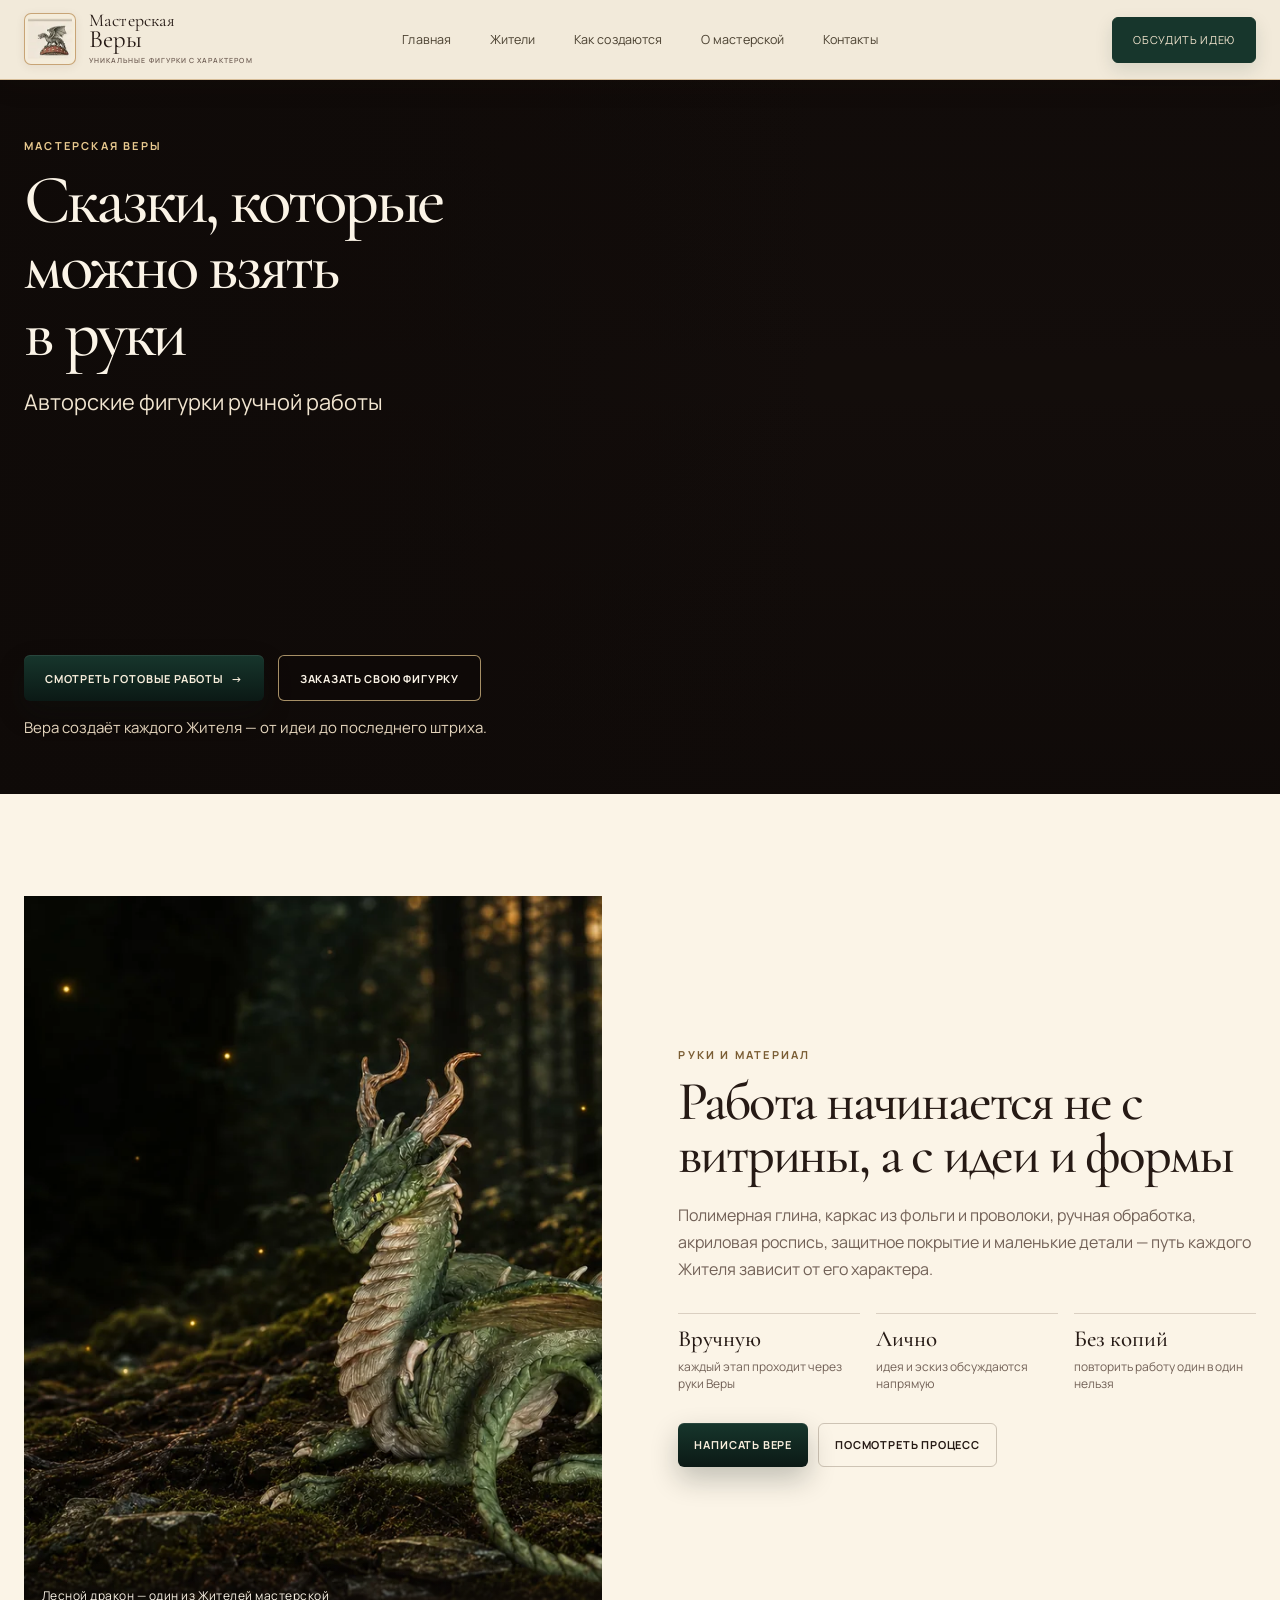
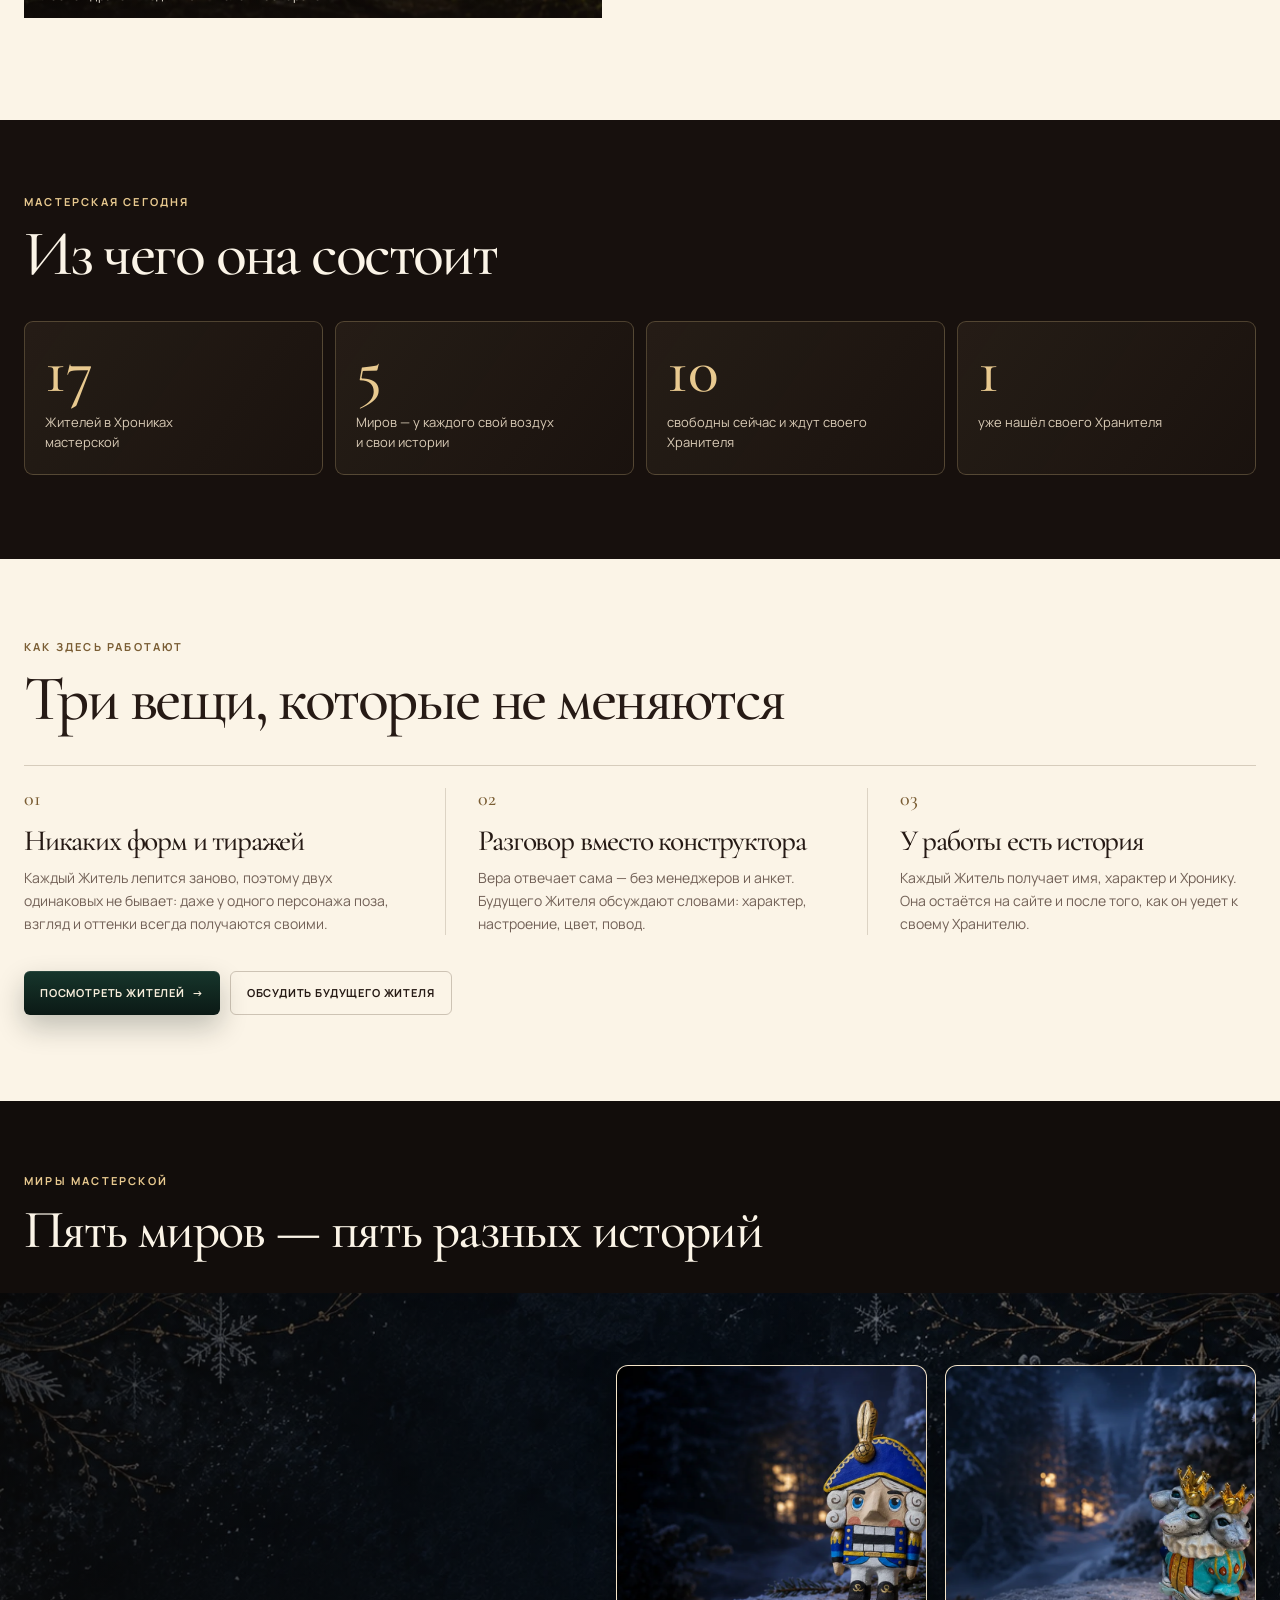
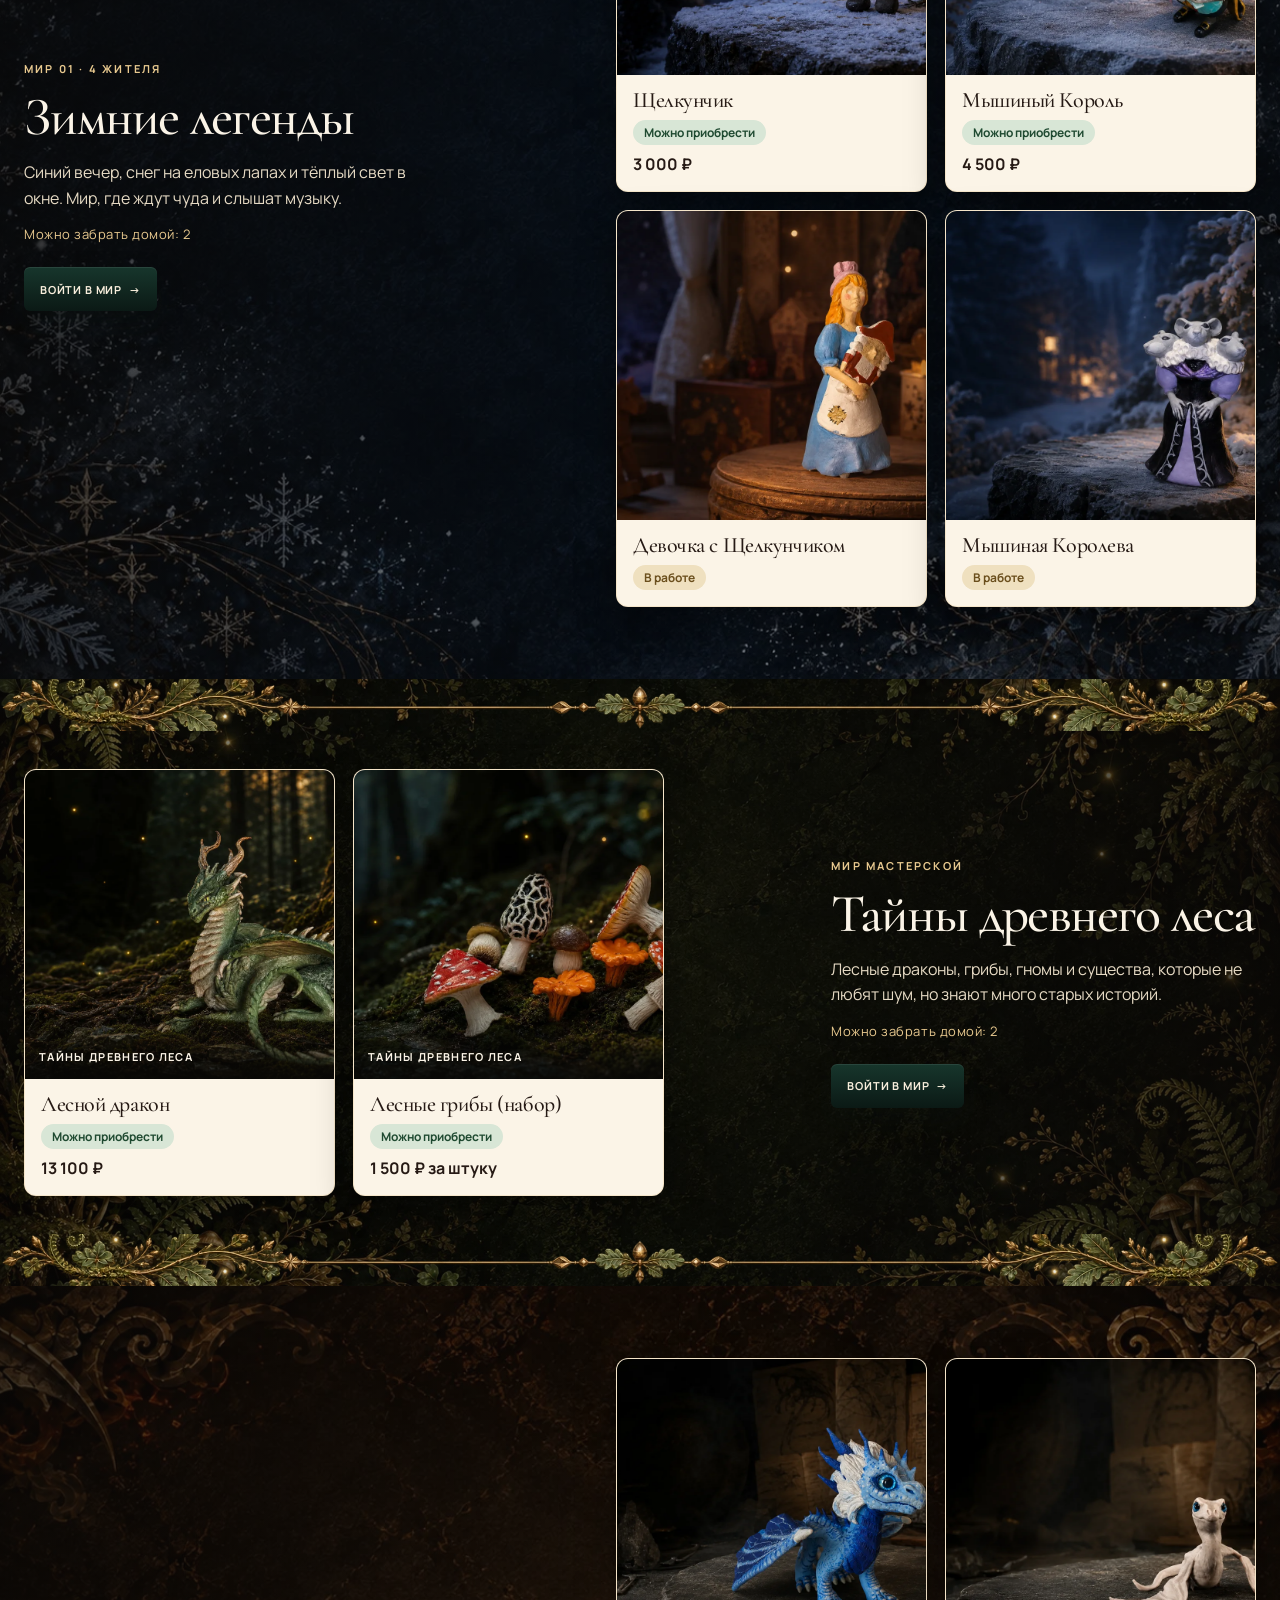
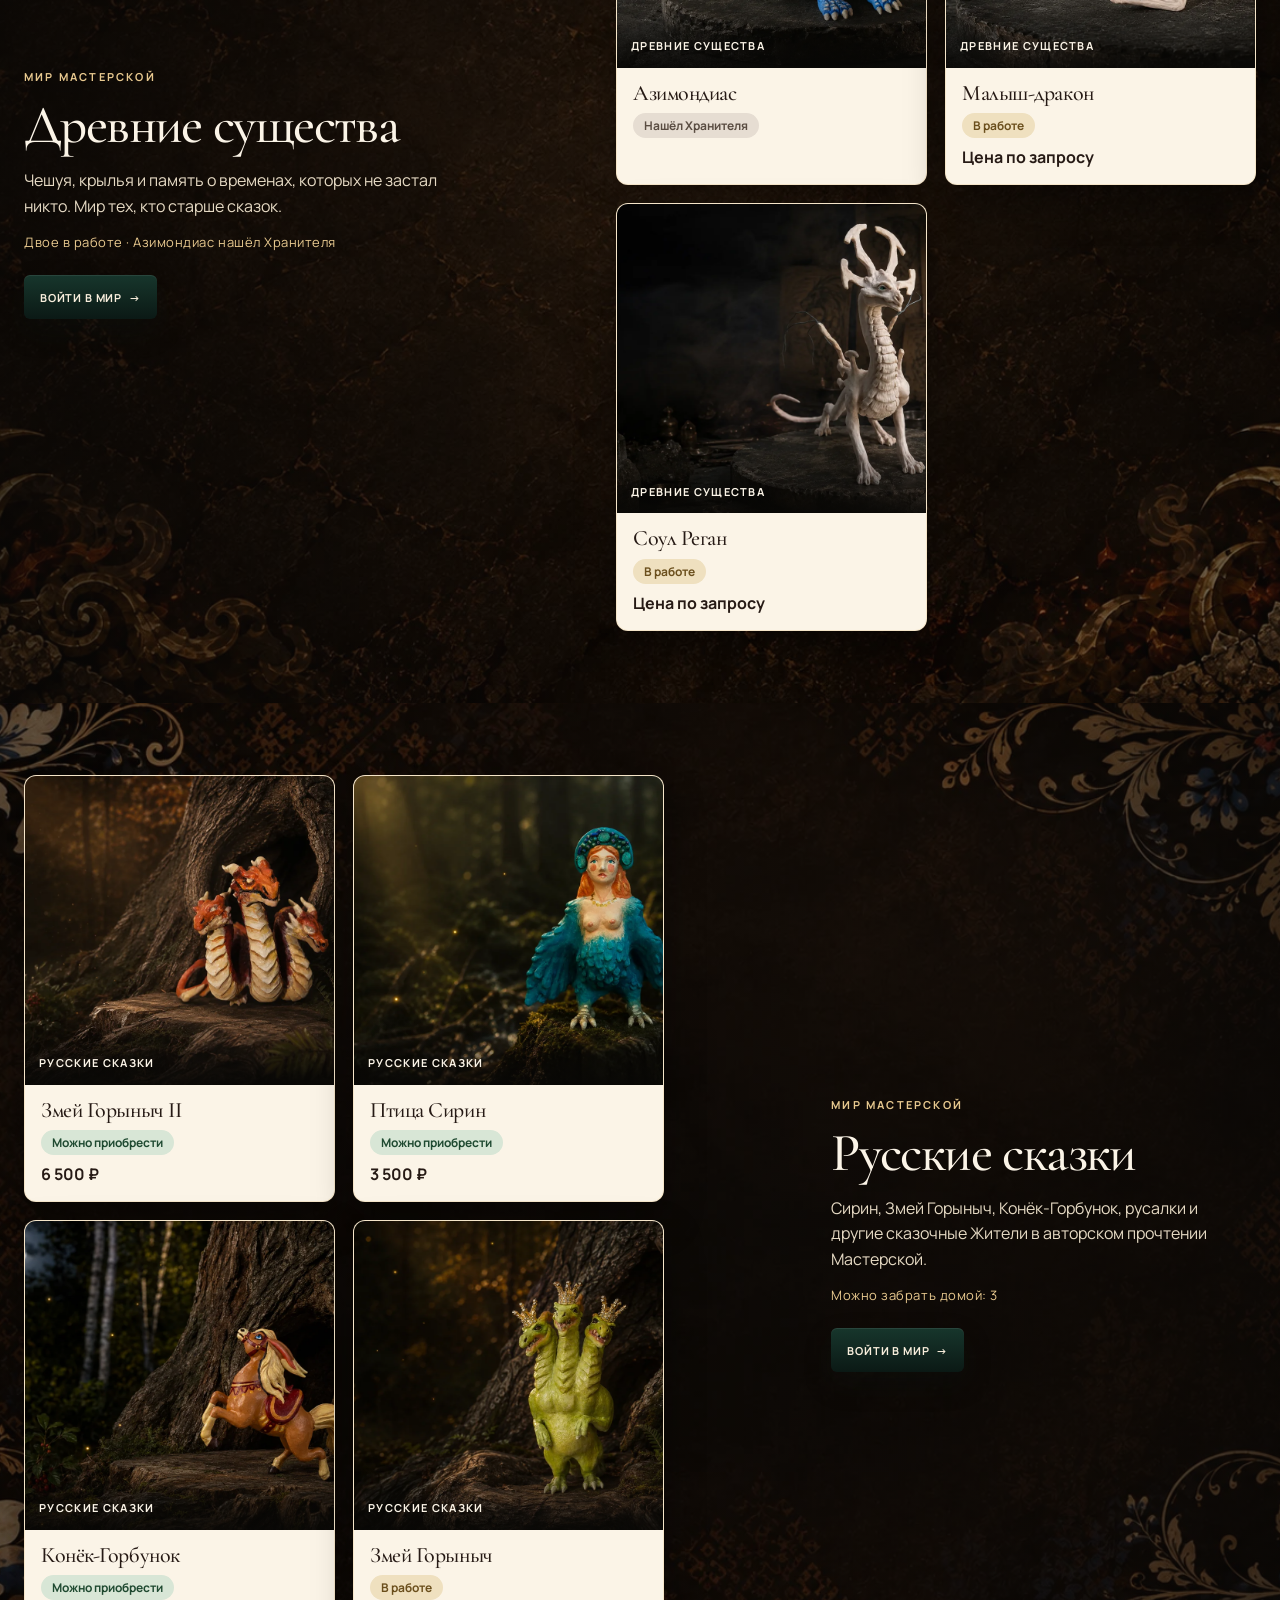
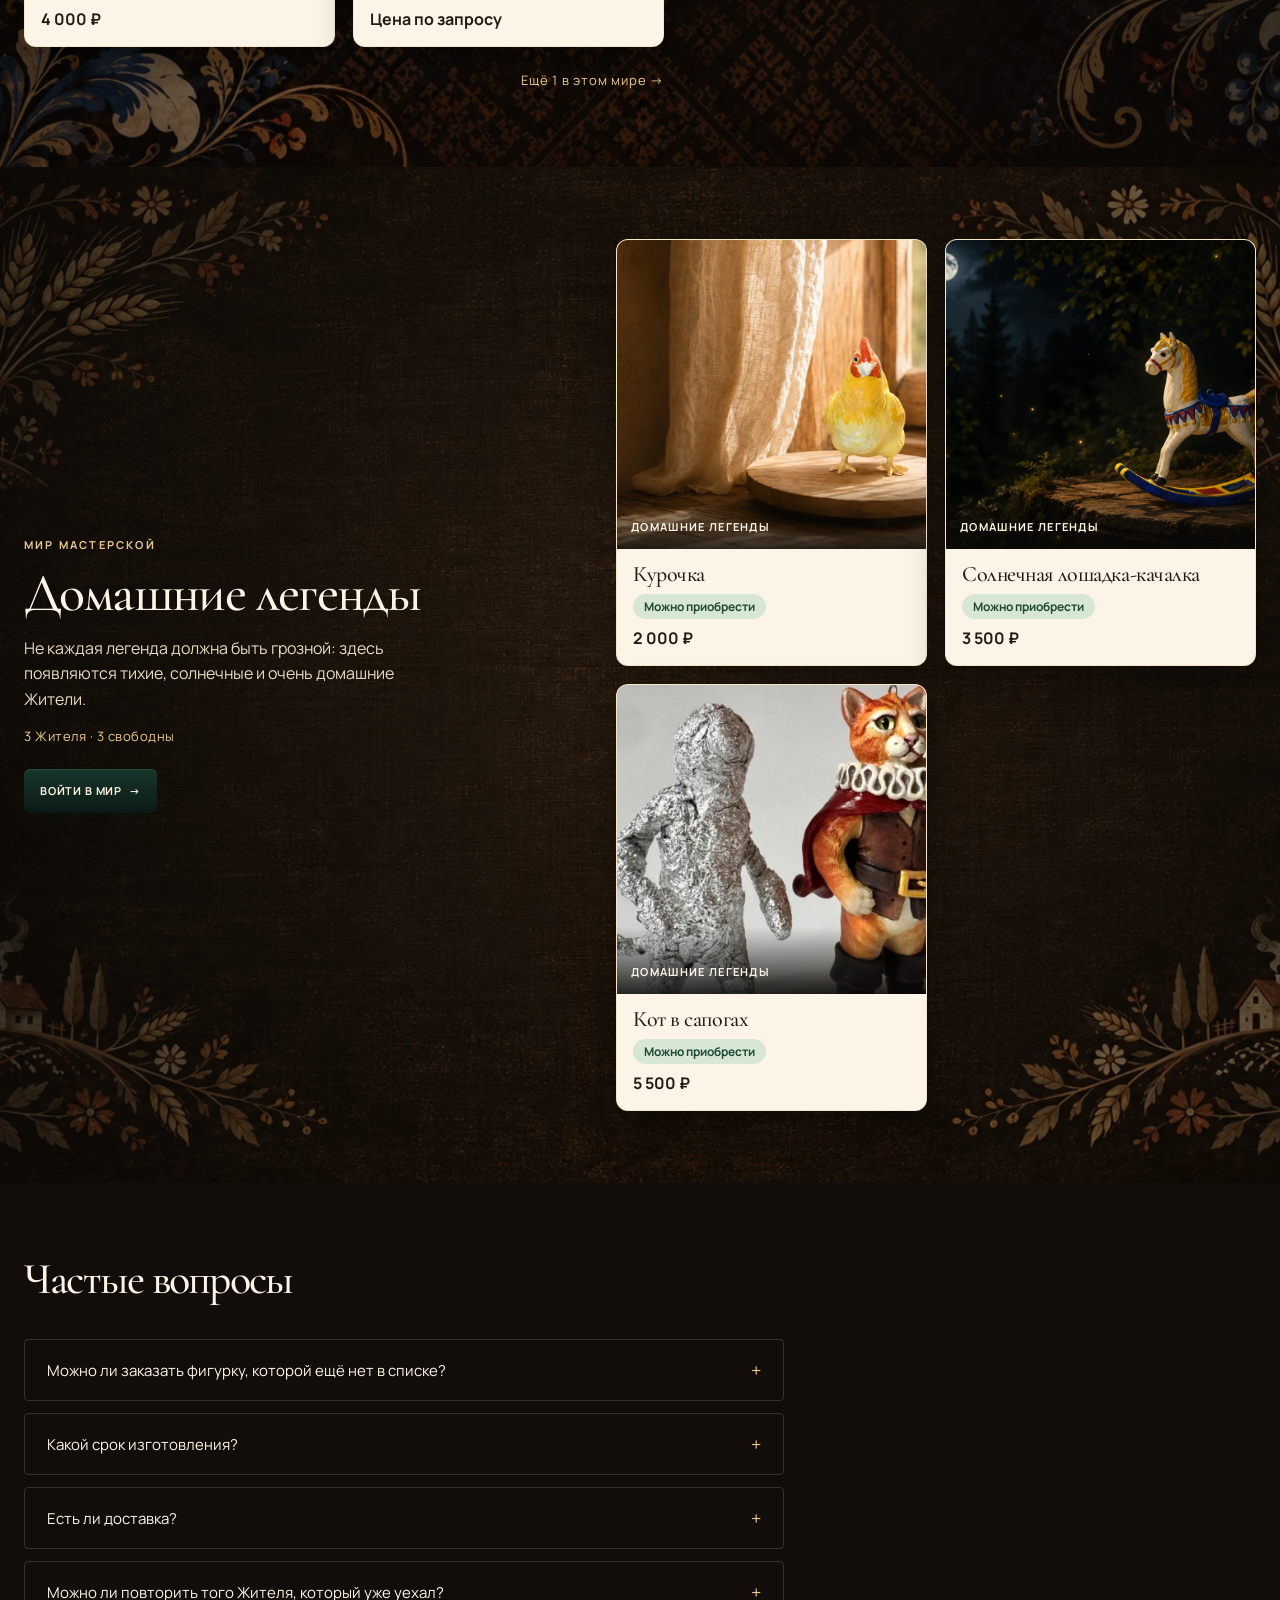
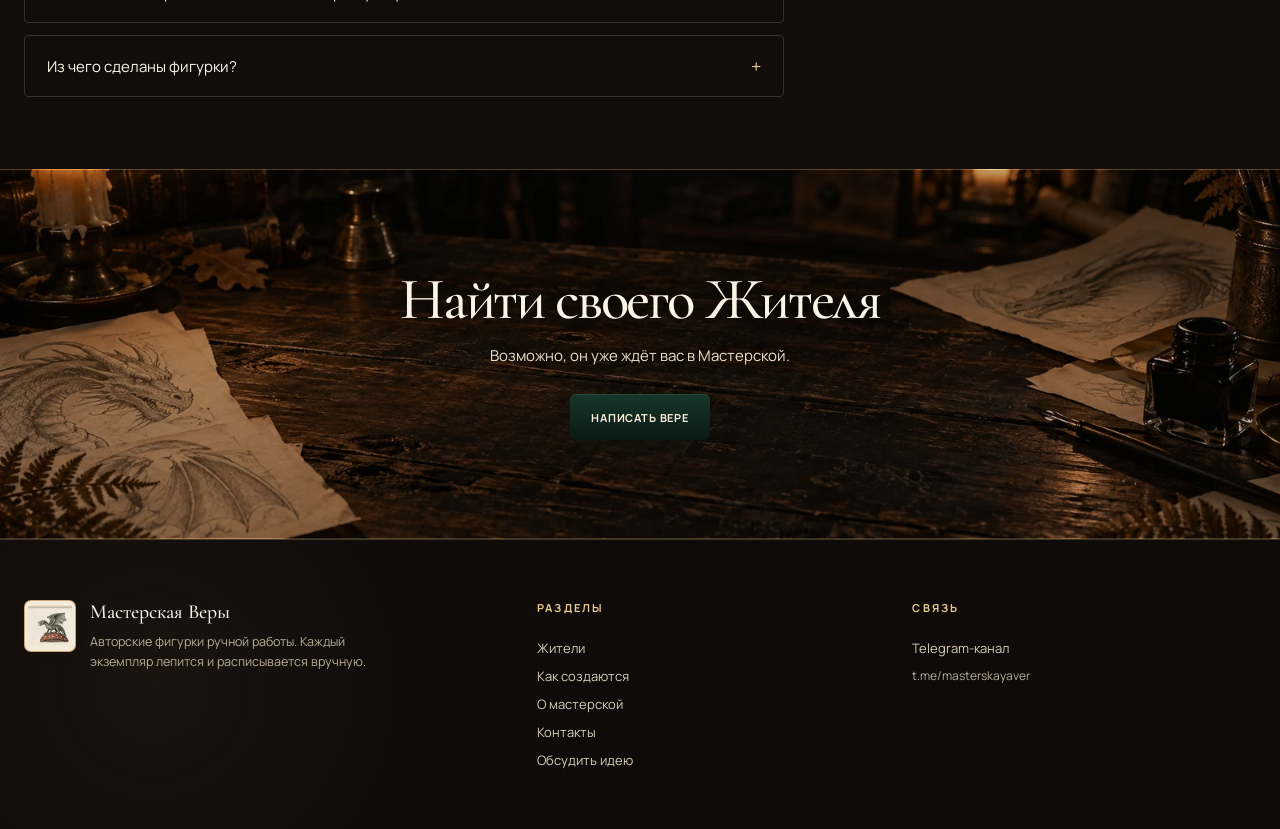
<file: index.html>
<!doctype html>
<html lang="ru">
<head>
  <meta charset="utf-8">
  <meta name="viewport" content="width=device-width, initial-scale=1, viewport-fit=cover">
  <meta name="theme-color" content="#f6efdf">
  <title>Мастерская Веры — авторские фигурки ручной работы</title>
  <meta name="description" content="Авторские фигурки ручной работы. Сказки, которые можно взять в руки.">
  <meta name="robots" content="index,follow">
  <meta property="og:locale" content="ru_RU">
  <meta property="og:type" content="website">
  <meta property="og:site_name" content="Мастерская Веры">
  <meta property="og:image" content="https://dmitriyromanychev0000-lab.github.io/masterskaya-very/assets/process/05-compare-side.jpg">
  <meta property="og:image:width" content="1124">
  <meta property="og:image:height" content="749">
  <meta property="og:image:alt" content="Авторская фигурка ручной работы из мастерской Веры">
  <meta property="og:title" content="Мастерская Веры — авторские фигурки ручной работы">
  <meta property="og:description" content="Авторские фигурки ручной работы. Сказки, которые можно взять в руки.">
  <meta property="og:url" content="https://dmitriyromanychev0000-lab.github.io/masterskaya-very/">
  <meta name="twitter:card" content="summary_large_image">
  <meta name="twitter:image" content="https://dmitriyromanychev0000-lab.github.io/masterskaya-very/assets/process/05-compare-side.jpg">
  <meta name="twitter:title" content="Мастерская Веры — авторские фигурки ручной работы">
  <meta name="twitter:description" content="Авторские фигурки ручной работы. Сказки, которые можно взять в руки.">
  <link rel="canonical" href="https://dmitriyromanychev0000-lab.github.io/masterskaya-very/">
  <link rel="preload" as="image" href="assets/home/hero-workshop-desktop.webp">
  <script type="application/ld+json">
  {"@context":"https://schema.org","@type":"Organization","name":"Мастерская Веры","url":"https://dmitriyromanychev0000-lab.github.io/masterskaya-very/","description":"Авторские фигурки ручной работы","sameAs":["https://t.me/masterskayaver"]}
  </script>
  <link rel="stylesheet" href="styles.css?v=overlay-fix-5">
</head>
<body>
  <header class="site-header" data-header>
    <a class="brand" href="#top" aria-label="Мастерская Веры — на главную">
      <span class="brand-mark" aria-hidden="true">V</span>
      <span class="brand-copy"><strong>Мастерская</strong><span>Веры</span></span>
    </a>

    <nav class="desktop-nav" aria-label="Основная навигация">
      <a href="index.html" aria-current="page">Главная</a>
      <a href="residents.html">Жители</a>
      <a href="process.html">Как создаются</a>
      <a href="about.html">О мастерской</a>
      <a href="contact.html">Контакты</a>
    </nav>

    <div class="header-actions">
      <a class="order-link" href="create.html">Обсудить идею</a>
      <button class="menu-button" type="button" aria-label="Открыть меню" aria-expanded="false" aria-controls="mobile-menu" data-menu-button>
        <span></span><span></span>
      </button>
    </div>
  </header>

  <div class="mobile-menu" id="mobile-menu" data-mobile-menu hidden>
    <nav aria-label="Мобильная навигация">
      <a href="index.html" aria-current="page">Главная</a>
      <a href="residents.html">Жители</a>
      <a href="process.html">Как создаются</a>
      <a href="about.html">О мастерской</a>
      <a href="contact.html">Контакты</a>
    </nav>
    <a class="button button-primary" href="create.html">Обсудить идею</a>
  </div>

  <main id="top">
    <section class="home-hero" aria-labelledby="hero-title">
      <div class="home-hero-intro">
        <p class="eyebrow">Мастерская Веры</p>
        <h1 id="hero-title">Сказки, которые<br>можно взять<br>в руки</h1>
        <p class="hero-lead">Авторские фигурки ручной работы</p>
      </div>
      <picture class="home-hero-media">
        <source media="(max-width: 700px)" srcset="assets/home/hero-workshop-mobile.webp">
        <img src="assets/home/hero-workshop-desktop.webp" alt="Жители мастерской: драконы, Щелкунчик, мышиные короли и курочка" fetchpriority="high" decoding="async" width="1600" height="750">
      </picture>
      <div class="home-hero-bottom">
        <div class="hero-actions">
          <a class="button button-primary" href="residents.html">Смотреть готовые работы <span aria-hidden="true">→</span></a>
          <a class="button button-outline" href="create.html">Заказать свою фигурку</a>
        </div>
        <p>Вера создаёт каждого Жителя — от идеи до последнего штриха.</p>
      </div>
    </section>

    <section class="home-story" id="about" aria-labelledby="home-story-title">
      <figure class="home-story-visual">
        <img src="assets/residents/peaceful/forest-dragon.webp" alt="Лесной дракон — фигурка Веры в декорации своего Мира" loading="lazy" decoding="async">
        <figcaption>Лесной дракон — один из Жителей мастерской</figcaption>
      </figure>
      <div class="home-story-copy">
        <p class="eyebrow">Руки и материал</p>
        <h2 id="home-story-title">Работа начинается не с витрины, а с идеи и формы</h2>
        <p>Полимерная глина, каркас из фольги и проволоки, ручная обработка, акриловая роспись, защитное покрытие и маленькие детали — путь каждого Жителя зависит от его характера.</p>
        <div class="home-story-details">
          <div><strong>Вручную</strong><span>каждый этап проходит через руки Веры</span></div>
          <div><strong>Лично</strong><span>идея и эскиз обсуждаются напрямую</span></div>
          <div><strong>Без копий</strong><span>повторить работу один в один нельзя</span></div>
        </div>
        <div class="home-story-actions">
          <a class="button button-primary button-small" href="create.html">Написать Вере</a>
          <a class="button button-outline button-small" href="process.html">Посмотреть процесс</a>
        </div>
      </div>
    </section>

    <section class="home-today" aria-labelledby="home-today-title">
      <div class="home-section-inner">
        <p class="eyebrow">Мастерская сегодня</p>
        <h2 id="home-today-title">Из чего она состоит</h2>
        <div class="home-today-grid">
          <div><strong data-about-stat="residents">17</strong><span>Жителей в Хрониках мастерской</span></div>
          <div><strong data-about-stat="worlds">5</strong><span>Миров — у каждого свой воздух и свои истории</span></div>
          <div><strong data-about-stat="available">10</strong><span>свободны сейчас и ждут своего Хранителя</span></div>
          <div><strong data-about-stat="archive">1</strong><span>уже нашёл своего Хранителя</span></div>
        </div>
      </div>
    </section>

    <section class="home-principles" aria-labelledby="home-principles-title">
      <div class="home-section-inner">
        <p class="eyebrow">Как здесь работают</p>
        <h2 id="home-principles-title">Три вещи, которые не меняются</h2>
        <div class="home-principles-grid">
          <div><span>01</span><h3>Никаких форм и тиражей</h3><p>Каждый Житель лепится заново, поэтому двух одинаковых не бывает: даже у одного персонажа поза, взгляд и оттенки всегда получаются своими.</p></div>
          <div><span>02</span><h3>Разговор вместо конструктора</h3><p>Вера отвечает сама — без менеджеров и анкет. Будущего Жителя обсуждают словами: характер, настроение, цвет, повод.</p></div>
          <div><span>03</span><h3>У работы есть история</h3><p>Каждый Житель получает имя, характер и Хронику. Она остаётся на сайте и после того, как он уедет к своему Хранителю.</p></div>
        </div>
        <div class="home-principles-actions">
          <a class="button button-primary button-small" href="residents.html">Посмотреть Жителей <span aria-hidden="true">→</span></a>
          <a class="button button-outline button-small" href="create.html">Обсудить будущего Жителя</a>
        </div>
      </div>
    </section>

    <div class="worlds-intro">
      <p class="eyebrow">Миры мастерской</p>
      <h2>Пять миров — пять разных историй</h2>
    </div>

    <section class="world-scene" data-world="winter" id="worlds" aria-labelledby="scene-winter">
      <div class="world-scene-inner">
        <div class="world-scene-copy">
          <p class="eyebrow">Мир 01 · 4 Жителя</p>
          <h2 id="scene-winter">Зимние легенды</h2>
          <p class="world-scene-lead">Синий вечер, снег на еловых лапах и тёплый свет в окне. Мир, где ждут чуда и слышат музыку.</p>
          <p class="world-scene-meta">Можно забрать домой: 2</p>
          <a class="button button-primary button-small" href="collection.html?world=winter">Войти в мир <span aria-hidden="true">→</span></a>
        </div>
        <div class="world-scene-grid">
            <a class="scene-card" href="chronicle.html?resident=nutcracker">
              <span class="scene-card-photo"><img src="assets/residents/peaceful/nutcracker.webp" alt="Щелкунчик — фигурка ручной работы" loading="lazy" decoding="async"></span>
              <span class="scene-card-body"><span class="scene-card-name">Щелкунчик</span><span class="scene-status scene-status--available">Можно приобрести</span><span class="scene-price">3&nbsp;000&nbsp;₽</span></span>
            </a>
            <a class="scene-card" href="chronicle.html?resident=mouse-king">
              <span class="scene-card-photo"><img src="assets/residents/peaceful/mouse-king.webp" alt="Мышиный Король — фигурка ручной работы" loading="lazy" decoding="async"></span>
              <span class="scene-card-body"><span class="scene-card-name">Мышиный Король</span><span class="scene-status scene-status--available">Можно приобрести</span><span class="scene-price">4&nbsp;500&nbsp;₽</span></span>
            </a>
            <a class="scene-card" href="chronicle.html?resident=mari">
              <span class="scene-card-photo"><img src="assets/residents/peaceful/mari.webp" alt="Девочка с Щелкунчиком — фигурка ручной работы" loading="lazy" decoding="async"></span>
              <span class="scene-card-body"><span class="scene-card-name">Девочка с Щелкунчиком</span><span class="scene-status scene-status--progress">В работе</span></span>
            </a>
            <a class="scene-card" href="chronicle.html?resident=mouse-queen">
              <span class="scene-card-photo"><img src="assets/residents/peaceful/mouse-queen.webp" alt="Мышиная Королева — фигурка ручной работы" loading="lazy" decoding="async"></span>
              <span class="scene-card-body"><span class="scene-card-name">Мышиная Королева</span><span class="scene-status scene-status--progress">В работе</span></span>
            </a>
          
        </div>
      </div>
    </section>

    <section class="world-scene world-scene--flip" data-world="forest" aria-labelledby="scene-forest">
      <img class="forest-scene-divider forest-scene-divider--top" src="assets/worlds/divider-forest.webp" alt="" aria-hidden="true" loading="lazy" decoding="async">
      <div class="world-scene-inner">
        <div class="world-scene-copy">
          <p class="eyebrow">Мир мастерской</p>
          <h2 id="scene-forest">Тайны древнего леса</h2>
          <p class="world-scene-lead">Лесные драконы, грибы, гномы и существа, которые не любят шум, но знают много старых историй.</p>
          <p class="world-scene-meta">Можно забрать домой: 2</p>
          <a class="button button-primary button-small" href="collection.html?world=forest">Войти в мир <span aria-hidden="true">→</span></a>
        </div>
        <div class="world-scene-grid">
            <a class="scene-card" href="chronicle.html?resident=forest-dragon">
              <span class="scene-card-photo"><img src="assets/residents/peaceful/forest-dragon.webp" alt="Лесной дракон — фигурка ручной работы" loading="lazy" decoding="async"><span class="forest-scene-card-world">Тайны древнего леса</span></span>
              <span class="scene-card-body"><span class="scene-card-name">Лесной дракон</span><span class="scene-status scene-status--available">Можно приобрести</span><span class="scene-price">13&nbsp;100&nbsp;₽</span></span>
            </a>
            <a class="scene-card" href="chronicle.html?resident=mushrooms">
              <span class="scene-card-photo"><img src="assets/residents/peaceful/mushrooms.webp" alt="Лесные грибы (набор) — фигурка ручной работы" loading="lazy" decoding="async"><span class="forest-scene-card-world">Тайны древнего леса</span></span>
              <span class="scene-card-body"><span class="scene-card-name">Лесные грибы (набор)</span><span class="scene-status scene-status--available">Можно приобрести</span><span class="scene-price">1&nbsp;500&nbsp;₽ за штуку</span></span>
            </a>
          
        </div>
      </div>
      <img class="forest-scene-divider forest-scene-divider--bottom" src="assets/worlds/divider-forest.webp" alt="" aria-hidden="true" loading="lazy" decoding="async">
    </section>

    <section class="world-scene" data-world="dragons" aria-labelledby="scene-dragons">
      <div class="world-scene-inner">
        <div class="world-scene-copy">
          <p class="eyebrow">Мир мастерской</p>
          <h2 id="scene-dragons">Древние существа</h2>
          <p class="world-scene-lead">Чешуя, крылья и память о временах, которых не застал никто. Мир тех, кто старше сказок.</p>
          <p class="world-scene-meta">Двое в работе · Азимондиас нашёл Хранителя</p>
          <a class="button button-primary button-small" href="collection.html?world=dragons">Войти в мир <span aria-hidden="true">→</span></a>
        </div>
        <div class="world-scene-grid">
            <a class="scene-card" href="chronicle.html?resident=azimondias">
              <span class="scene-card-photo"><img src="assets/residents/peaceful/azimondias.webp" alt="Азимондиас — фигурка ручной работы" loading="lazy" decoding="async"><span class="ancient-scene-card-world">Древние существа</span></span>
              <span class="scene-card-body"><span class="scene-card-name">Азимондиас</span><span class="scene-status scene-status--archive">Нашёл Хранителя</span></span>
            </a>
            <a class="scene-card" href="chronicle.html?resident=baby-dragon">
              <span class="scene-card-photo"><img src="assets/residents/peaceful/baby-dragon.webp" alt="Малыш-дракон — фигурка ручной работы" loading="lazy" decoding="async"><span class="ancient-scene-card-world">Древние существа</span></span>
              <span class="scene-card-body"><span class="scene-card-name">Малыш-дракон</span><span class="scene-status scene-status--progress">В работе</span><span class="scene-price">Цена по запросу</span></span>
            </a>
            <a class="scene-card" href="chronicle.html?resident=soul-regan">
              <span class="scene-card-photo"><img src="assets/residents/peaceful/soul-regan.webp" alt="Соул Реган — фигурка ручной работы" loading="lazy" decoding="async"><span class="ancient-scene-card-world">Древние существа</span></span>
              <span class="scene-card-body"><span class="scene-card-name">Соул Реган</span><span class="scene-status scene-status--progress">В работе</span><span class="scene-price">Цена по запросу</span></span>
            </a>
          
        </div>
      </div>
    </section>

    <section class="world-scene world-scene--flip" data-world="russian" aria-labelledby="scene-russian">
      <div class="world-scene-inner">
        <div class="world-scene-copy">
          <p class="eyebrow">Мир мастерской</p>
          <h2 id="scene-russian">Русские сказки</h2>
          <p class="world-scene-lead">Сирин, Змей Горыныч, Конёк-Горбунок, русалки и другие сказочные Жители в авторском прочтении Мастерской.</p>
          <p class="world-scene-meta">Можно забрать домой: 3</p>
          <a class="button button-primary button-small" href="collection.html?world=russian">Войти в мир <span aria-hidden="true">→</span></a>
        </div>
        <div class="world-scene-grid">
            <a class="scene-card" href="chronicle.html?resident=gorynych-2">
              <span class="scene-card-photo"><img src="assets/residents/peaceful/gorynych-2.webp" alt="Змей Горыныч II — фигурка ручной работы" loading="lazy" decoding="async"><span class="russian-scene-card-world">Русские сказки</span></span>
              <span class="scene-card-body"><span class="scene-card-name">Змей Горыныч II</span><span class="scene-status scene-status--available">Можно приобрести</span><span class="scene-price">6&nbsp;500&nbsp;₽</span></span>
            </a>
            <a class="scene-card" href="chronicle.html?resident=sirin">
              <span class="scene-card-photo"><img src="assets/residents/peaceful/sirin.webp" alt="Птица Сирин — фигурка ручной работы" loading="lazy" decoding="async"><span class="russian-scene-card-world">Русские сказки</span></span>
              <span class="scene-card-body"><span class="scene-card-name">Птица Сирин</span><span class="scene-status scene-status--available">Можно приобрести</span><span class="scene-price">3&nbsp;500&nbsp;₽</span></span>
            </a>
            <a class="scene-card" href="chronicle.html?resident=humpbacked-horse">
              <span class="scene-card-photo"><img src="assets/residents/peaceful/humpbacked-horse.webp" alt="Конёк-Горбунок — фигурка ручной работы" loading="lazy" decoding="async"><span class="russian-scene-card-world">Русские сказки</span></span>
              <span class="scene-card-body"><span class="scene-card-name">Конёк-Горбунок</span><span class="scene-status scene-status--available">Можно приобрести</span><span class="scene-price">4&nbsp;000&nbsp;₽</span></span>
            </a>
            <a class="scene-card" href="chronicle.html?resident=gorynych">
              <span class="scene-card-photo"><img src="assets/residents/peaceful/gorynych.webp" alt="Змей Горыныч — фигурка ручной работы" loading="lazy" decoding="async"><span class="russian-scene-card-world">Русские сказки</span></span>
              <span class="scene-card-body"><span class="scene-card-name">Змей Горыныч</span><span class="scene-status scene-status--progress">В работе</span><span class="scene-price">Цена по запросу</span></span>
            </a>
          <a class="scene-more" href="collection.html?world=russian">Ещё 1 в этом мире <span aria-hidden="true">→</span></a>
        </div>
      </div>
    </section>

    <section class="world-scene" data-world="home" aria-labelledby="scene-home">
      <div class="world-scene-inner">
        <div class="world-scene-copy">
          <p class="eyebrow">Мир мастерской</p>
          <h2 id="scene-home">Домашние легенды</h2>
          <p class="world-scene-lead">Не каждая легенда должна быть грозной: здесь появляются тихие, солнечные и очень домашние Жители.</p>
          <p class="world-scene-meta">3 Жителя · 3 свободны</p>
          <a class="button button-primary button-small" href="collection.html?world=home">Войти в мир <span aria-hidden="true">→</span></a>
        </div>
        <div class="world-scene-grid">
            <a class="scene-card" href="chronicle.html?resident=hen">
              <span class="scene-card-photo"><img src="assets/residents/peaceful/hen.webp" alt="Курочка — фигурка ручной работы" loading="lazy" decoding="async"><span class="home-scene-card-world">Домашние легенды</span></span>
              <span class="scene-card-body"><span class="scene-card-name">Курочка</span><span class="scene-status scene-status--available">Можно приобрести</span><span class="scene-price">2&nbsp;000&nbsp;₽</span></span>
            </a>
            <a class="scene-card" href="chronicle.html?resident=rocking-horse">
              <span class="scene-card-photo"><img src="assets/residents/peaceful/rocking-horse.webp" alt="Солнечная лошадка-качалка — фигурка ручной работы" loading="lazy" decoding="async"><span class="home-scene-card-world">Домашние легенды</span></span>
              <span class="scene-card-body"><span class="scene-card-name">Солнечная лошадка-качалка</span><span class="scene-status scene-status--available">Можно приобрести</span><span class="scene-price">3&nbsp;500&nbsp;₽</span></span>
            </a>
            <a class="scene-card" href="chronicle.html?resident=puss-in-boots">
              <span class="scene-card-photo"><img src="assets/process/05-compare-side.jpg" alt="Кот в сапогах — фигурка ручной работы" loading="lazy" decoding="async"><span class="home-scene-card-world">Домашние легенды</span></span>
              <span class="scene-card-body"><span class="scene-card-name">Кот в сапогах</span><span class="scene-status scene-status--available">Можно приобрести</span><span class="scene-price">5&nbsp;500&nbsp;₽</span></span>
            </a>
          
        </div>
      </div>
    </section>

    <div class="home-faq">
<section class="faq" aria-labelledby="faq-title">
      <h2 id="faq-title">Частые вопросы</h2>
      <div class="faq-list">
        <details class="faq-item">
          <summary>Можно ли заказать фигурку, которой ещё нет в списке?<span>+</span></summary>
          <p>Да. Напишите Вере, расскажите, кого вы хотите. Если идея совпадает с текущей работой — возможно, Житель уже рождается. Если нет — обсудим, будет ли он рождаться в мастерской.</p>
        </details>
        <details class="faq-item">
          <summary>Какой срок изготовления?<span>+</span></summary>
          <p>Срок зависит от размера, сложности и текущей загрузки мастерской. Вера подскажет ориентир по конкретной работе в переписке.</p>
        </details>
        <details class="faq-item" id="faq-delivery">
          <summary>Есть ли доставка?<span>+</span></summary>
          <p>Да, доставка по России. Каждый Житель упаковывается вручную: крепкая коробка, надёжная обёртка, лента. Стоимость и сроки уточняются в переписке.</p>
        </details>
        <details class="faq-item">
          <summary>Можно ли повторить того Жителя, который уже уехал?<span>+</span></summary>
          <p>Некоторые образы Вера делает в нескольких экземплярах — это видно по карточке. Но точной копии не будет: каждую фигурку лепят и расписывают вручную. Возможность нового экземпляра лучше уточнить у Веры.</p>
        </details>
        <details class="faq-item">
          <summary>Из чего сделаны фигурки?<span>+</span></summary>
          <p>Полимерная глина, каркас из фольги и акриловые краски. По уходу за конкретной фигуркой Вера подскажет отдельно.</p>
        </details>
      </div>
    </section>
    </div>

    <section class="keeper-cta">
      <h2>Найти своего Жителя</h2>
      <p>Возможно, он уже ждёт вас в Мастерской.</p>
      <a class="button button-primary" href="https://t.me/masterskayaver">Написать Вере</a>
    </section>
  </main>

  <footer class="site-footer">
    <div class="footer-brand">
      <span class="brand-mark" aria-hidden="true">V</span>
      <div>
        <strong>Мастерская Веры</strong>
        <p>Авторские фигурки ручной работы. Каждый экземпляр лепится и расписывается вручную.</p>
      </div>
    </div>
    <nav class="footer-nav" aria-label="Разделы">
      <p class="eyebrow">Разделы</p>
      <a href="residents.html">Жители</a>
      <a href="process.html">Как создаются</a>
      <a href="about.html">О мастерской</a>
      <a href="contact.html">Контакты</a>
      <a href="create.html">Обсудить идею</a>
    </nav>
    <div class="footer-contact">
      <p class="eyebrow">Связь</p>
      <a href="https://t.me/masterskayaver">Telegram-канал</a>
      <span>t.me/masterskayaver</span>
    </div>
  </footer>

  <script src="app.js?v=chronicle-copy-1"></script>
</body>
</html>
</file>
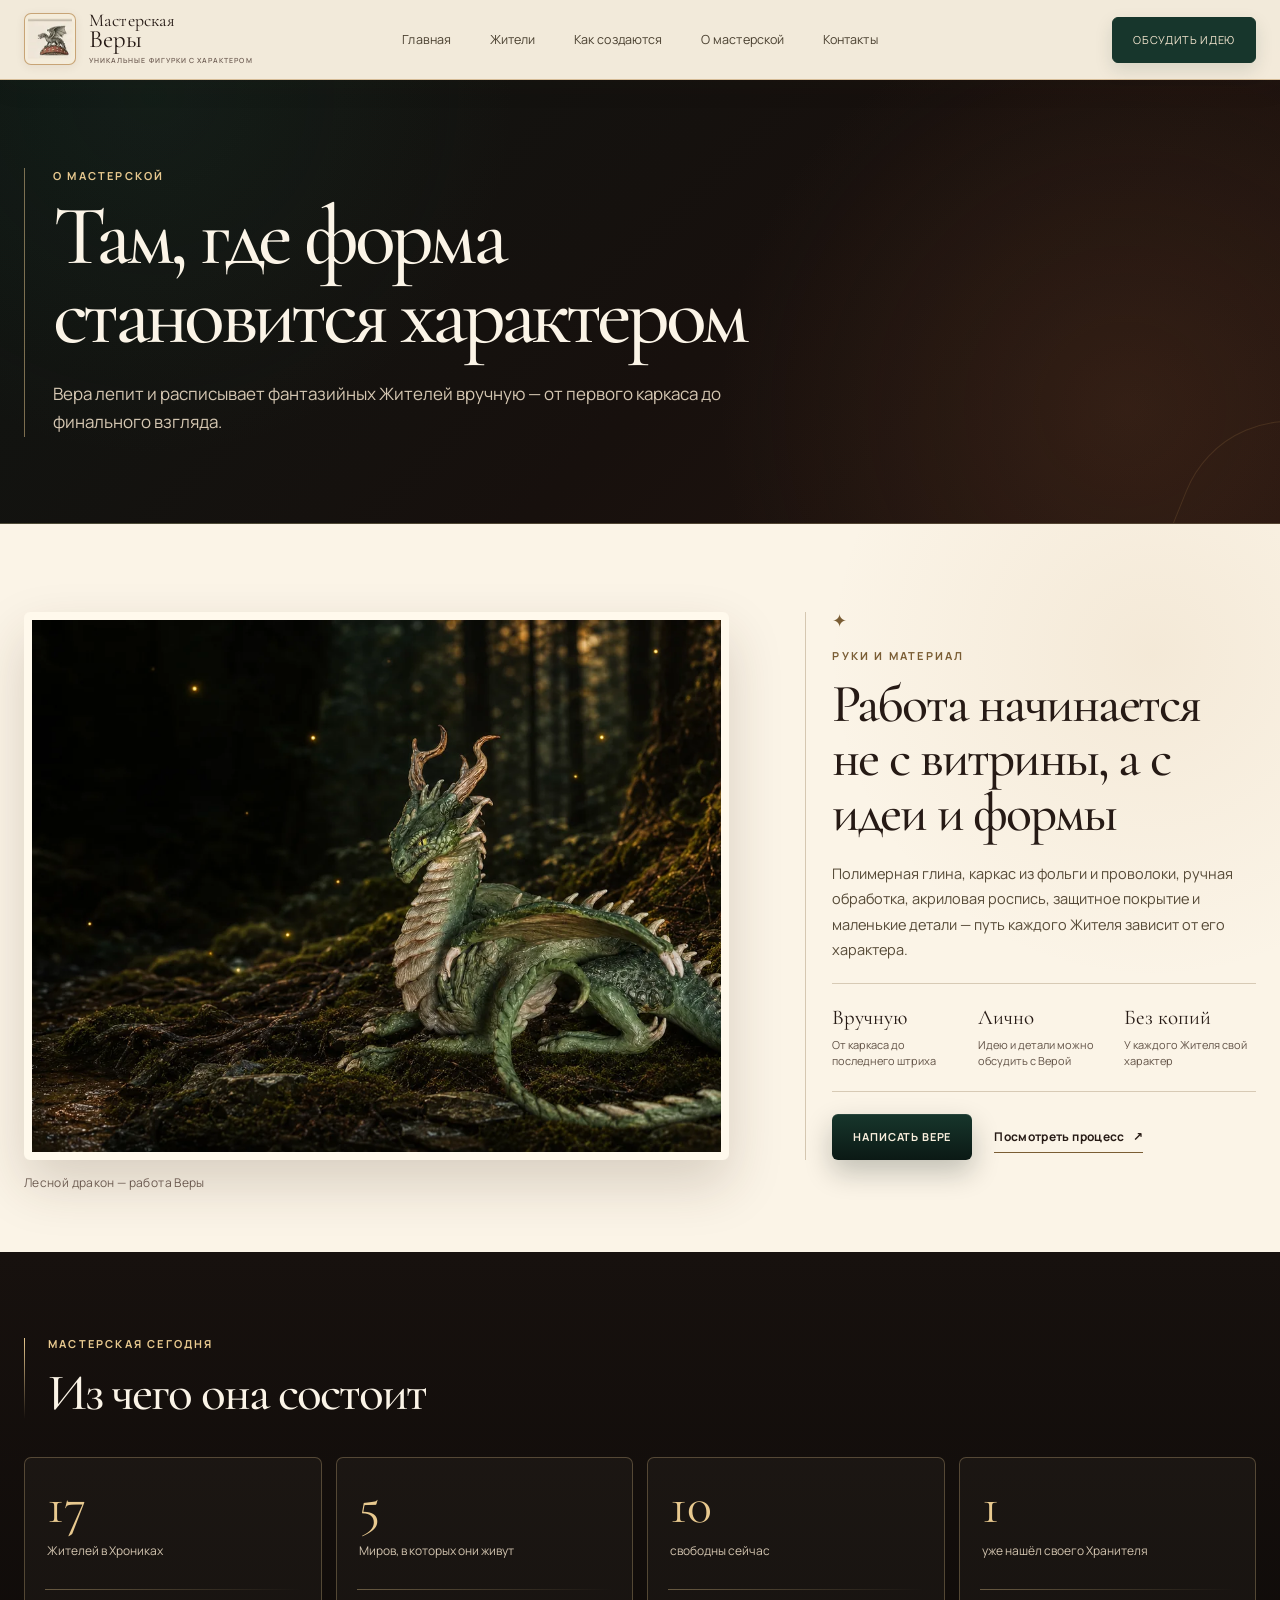
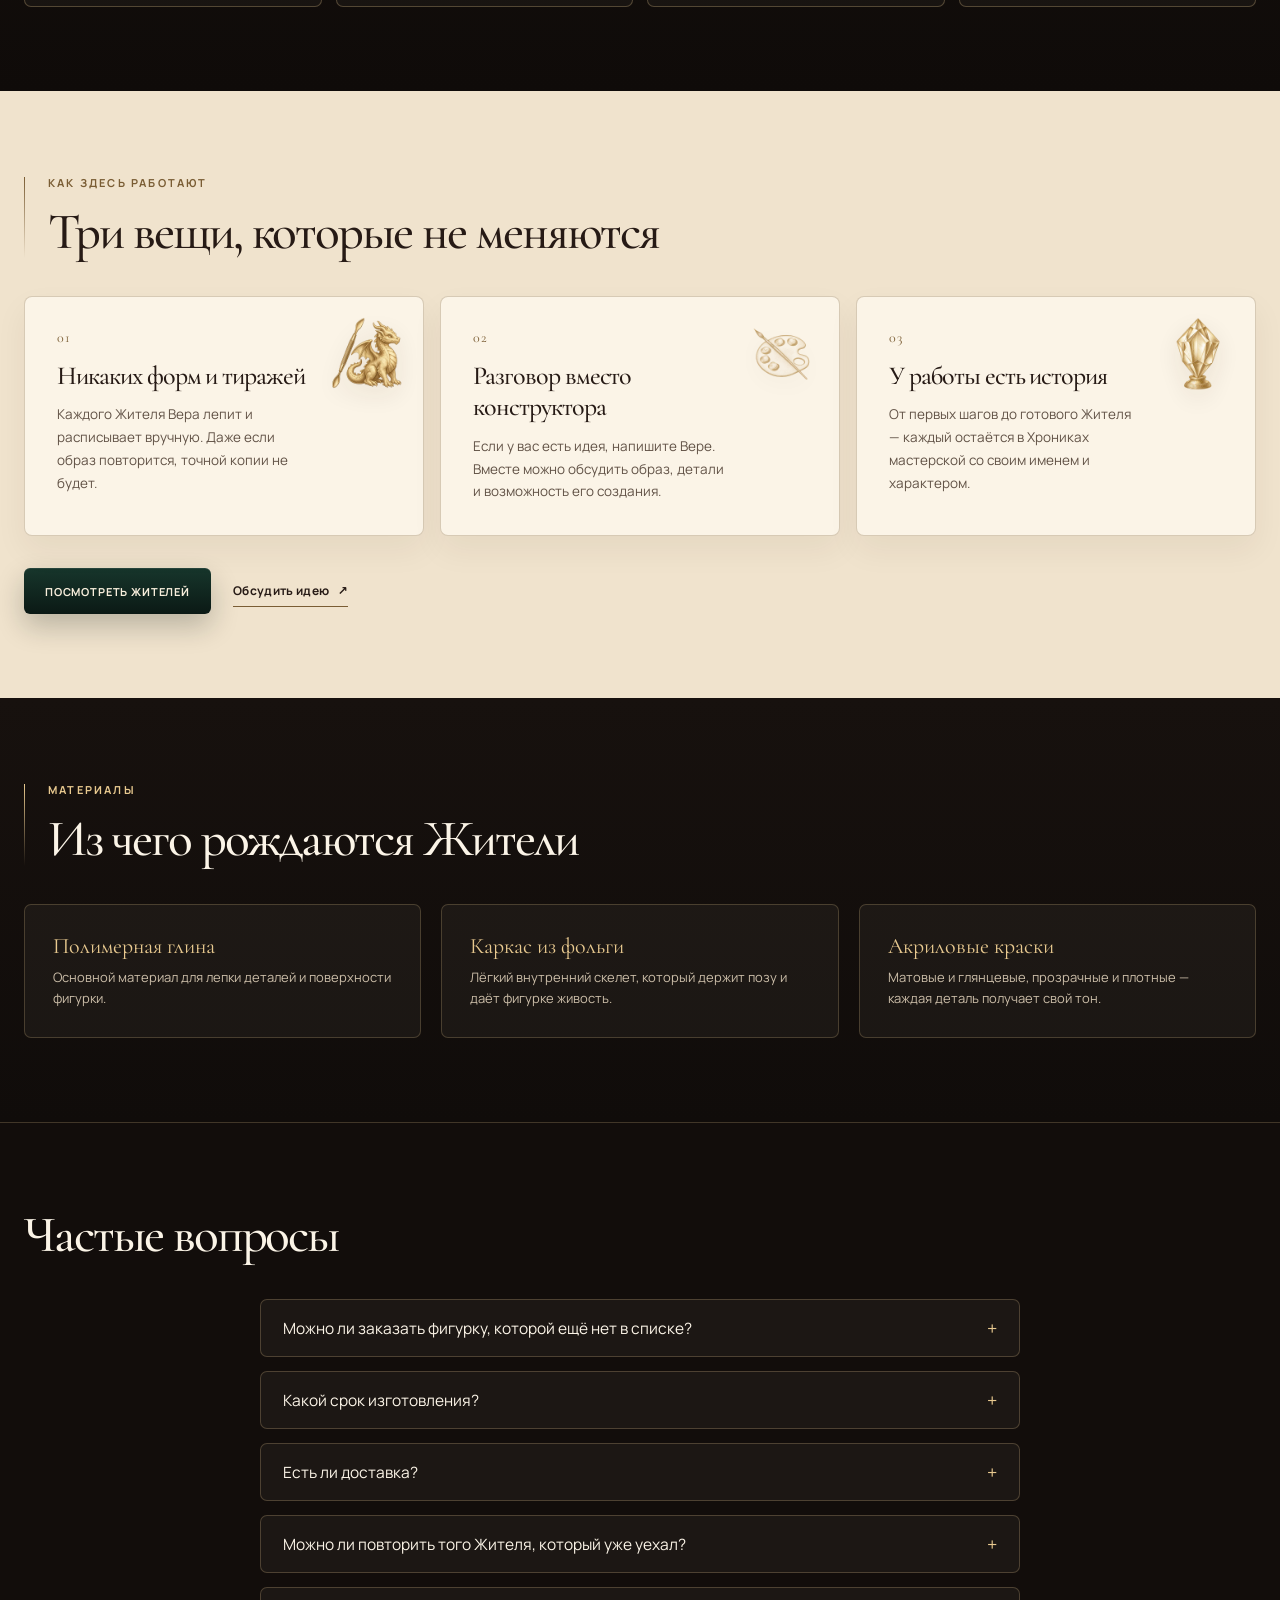
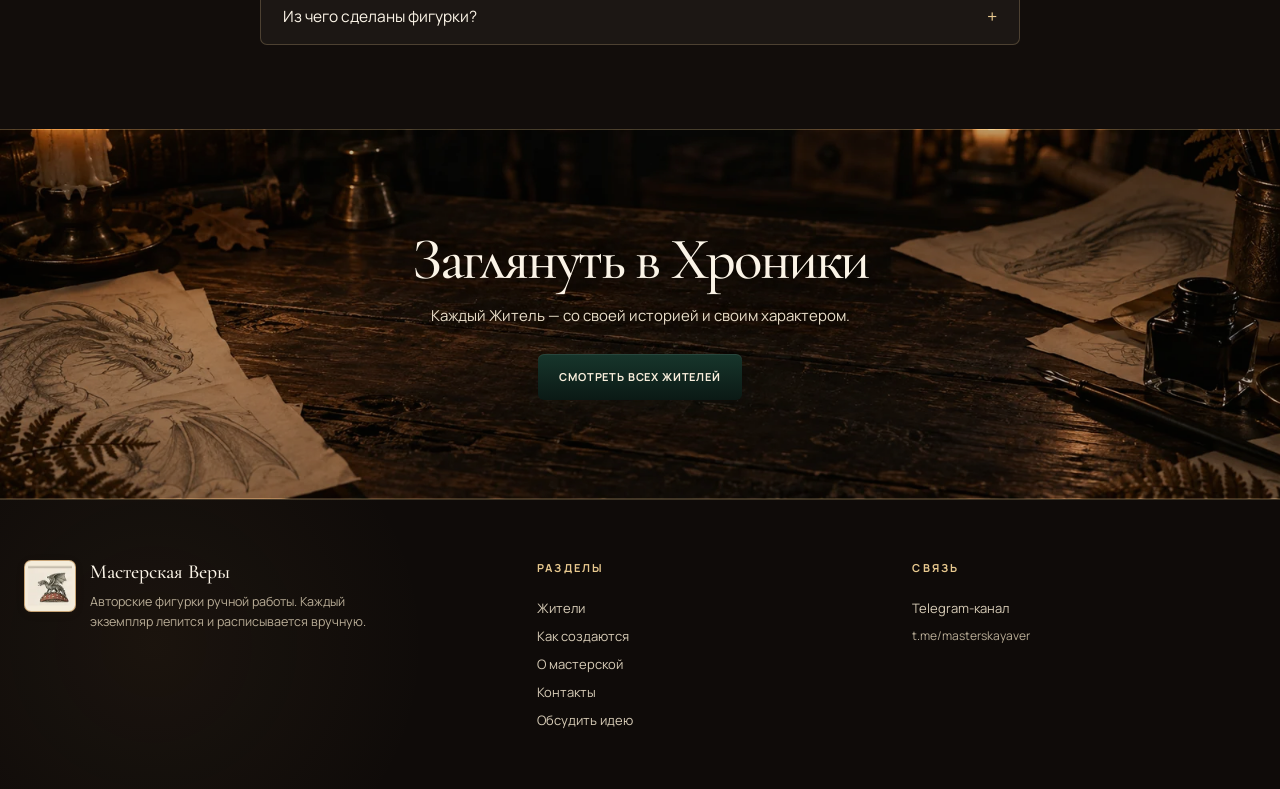
<file: about.html>
<!doctype html>
<html lang="ru">
<head>
  <meta charset="utf-8">
  <meta name="viewport" content="width=device-width, initial-scale=1, viewport-fit=cover">
  <meta name="theme-color" content="#f6efdf">
  <title>О мастерской — Мастерская Веры</title>
  <meta name="description" content="О мастерской Веры: авторские фигурки ручной работы, 17 Жителей, 5 Миров, ручная лепка и роспись каждого экземпляра.">
  <meta name="robots" content="index,follow">
  <meta property="og:locale" content="ru_RU">
  <meta property="og:type" content="website">
  <meta property="og:site_name" content="Мастерская Веры">
  <meta property="og:image" content="https://dmitriyromanychev0000-lab.github.io/masterskaya-very/assets/process/05-compare-side.jpg">
  <meta property="og:image:width" content="1124">
  <meta property="og:image:height" content="749">
  <meta property="og:image:alt" content="Авторская фигурка ручной работы из мастерской Веры">
  <meta property="og:title" content="О мастерской — Мастерская Веры">
  <meta property="og:description" content="О мастерской Веры: авторские фигурки ручной работы, 17 Жителей, 5 Миров, ручная лепка и роспись каждого экземпляра.">
  <meta property="og:url" content="https://dmitriyromanychev0000-lab.github.io/masterskaya-very/about.html">
  <meta name="twitter:card" content="summary_large_image">
  <meta name="twitter:image" content="https://dmitriyromanychev0000-lab.github.io/masterskaya-very/assets/process/05-compare-side.jpg">
  <meta name="twitter:title" content="О мастерской — Мастерская Веры">
  <meta name="twitter:description" content="О мастерской Веры: авторские фигурки ручной работы, 17 Жителей, 5 Миров, ручная лепка и роспись каждого экземпляра.">
  <link rel="canonical" href="https://dmitriyromanychev0000-lab.github.io/masterskaya-very/about.html">
  <link rel="stylesheet" href="styles.css?v=about-restored-1">
</head>
<body>
  <header class="site-header" data-header>
    <a class="brand" href="index.html" aria-label="Мастерская Веры — на главную">
      <span class="brand-mark" aria-hidden="true">V</span>
      <span class="brand-copy"><strong>Мастерская</strong><span>Веры</span></span>
    </a>

    <nav class="desktop-nav" aria-label="Основная навигация">
      <a href="index.html">Главная</a>
      <a href="residents.html">Жители</a>
      <a href="process.html">Как создаются</a>
      <a href="about.html" aria-current="page">О мастерской</a>
      <a href="contact.html">Контакты</a>
    </nav>

    <div class="header-actions">
      <a class="order-link" href="create.html">Обсудить идею</a>
      <button class="menu-button" type="button" aria-label="Открыть меню" aria-expanded="false" aria-controls="mobile-menu" data-menu-button>
        <span></span><span></span>
      </button>
    </div>
  </header>

  <div class="mobile-menu" id="mobile-menu" data-mobile-menu hidden>
    <nav aria-label="Мобильная навигация">
      <a href="index.html">Главная</a>
      <a href="residents.html">Жители</a>
      <a href="process.html">Как создаются</a>
      <a href="about.html" aria-current="page">О мастерской</a>
      <a href="contact.html">Контакты</a>
    </nav>
    <a class="button button-primary" href="create.html">Обсудить идею</a>
  </div>

  <main id="top">
    <section class="about-intro about-intro--paper" aria-labelledby="about-title">
      <div class="about-intro-inner">
        <p class="eyebrow">О мастерской</p>
        <h1 id="about-title">Там, где форма<br>становится характером</h1>
        <p class="about-intro-lead">Вера лепит и расписывает фантазийных Жителей вручную — от первого каркаса до финального взгляда.</p>
      </div>
    </section>

    <section class="about-story" aria-labelledby="about-story-title">
      <div class="about-story-grid">
        <div class="about-story-copy">
          <p class="eyebrow">Руки и материал</p>
          <h2 id="about-story-title">Работа начинается не с витрины, а с идеи и формы</h2>
          <p class="about-story-text">Полимерная глина, каркас из фольги и проволоки, ручная обработка, акриловая роспись, защитное покрытие и маленькие детали — путь каждого Жителя зависит от его характера.</p>
          <div class="about-story-traits" aria-label="О каждой работе">
            <div><strong>Вручную</strong><span>От каркаса до последнего штриха</span></div>
            <div><strong>Лично</strong><span>Идею и детали можно обсудить с Верой</span></div>
            <div><strong>Без копий</strong><span>У каждого Жителя свой характер</span></div>
          </div>
          <div class="about-story-actions">
            <a class="button button-primary" href="contact.html">Написать Вере</a>
            <a class="about-story-process-link" href="process.html">Посмотреть процесс <span aria-hidden="true">↗</span></a>
          </div>
        </div>
        <figure class="about-story-figure">
          <div class="about-story-frame">
            <img src="assets/residents/peaceful/forest-dragon.webp" alt="Лесной дракон — фигурка ручной работы Веры" loading="lazy" decoding="async">
          </div>
          <figcaption>Лесной дракон — работа Веры</figcaption>
        </figure>
      </div>
    </section>

    <section class="about-stats" aria-labelledby="about-stats-title">
      <div class="about-stats-head">
        <p class="eyebrow">Мастерская сегодня</p>
        <h2 id="about-stats-title">Из чего она состоит</h2>
      </div>
      <div class="about-stats-grid">
        <div>
          <strong data-about-stat="residents">17</strong>
          <span>Жителей в Хрониках</span>
        </div>
        <div>
          <strong data-about-stat="worlds">5</strong>
          <span>Миров, в которых они живут</span>
        </div>
        <div>
          <strong data-about-stat="available">10</strong>
          <span>свободны сейчас</span>
        </div>
        <div>
          <strong data-about-stat="archive">1</strong>
          <span>уже нашёл своего Хранителя</span>
        </div>
      </div>
    </section>

    <section class="about-principles" aria-labelledby="about-principles-title">
      <div class="about-principles-head">
        <p class="eyebrow">Как здесь работают</p>
        <h2 id="about-principles-title">Три вещи, которые не меняются</h2>
      </div>
      <div class="about-principles-grid">
        <div class="about-principle">
          <span>01</span>
          <h3>Никаких форм и тиражей</h3>
          <p>Каждого Жителя Вера лепит и расписывает вручную. Даже если образ повторится, точной копии не будет.</p>
        </div>
        <div class="about-principle">
          <span>02</span>
          <h3>Разговор вместо конструктора</h3>
          <p>Если у вас есть идея, напишите Вере. Вместе можно обсудить образ, детали и возможность его создания.</p>
        </div>
        <div class="about-principle">
          <span>03</span>
          <h3>У работы есть история</h3>
          <p>От первых шагов до готового Жителя — каждый остаётся в Хрониках мастерской со своим именем и характером.</p>
        </div>
      </div>
      <div class="about-principles-actions">
        <a class="button button-primary" href="residents.html">Посмотреть Жителей</a>
        <a class="about-principles-link" href="create.html">Обсудить идею <span aria-hidden="true">↗</span></a>
      </div>
    </section>

    <section class="about-materials" aria-labelledby="about-facts-title">
      <div class="about-facts-head">
        <p class="eyebrow">Материалы</p>
        <h2 id="about-facts-title">Из чего рождаются Жители</h2>
      </div>
      <div class="about-facts-grid">
        <div class="about-fact-item">
          <strong>Полимерная глина</strong>
          <span>Основной материал для лепки деталей и поверхности фигурки.</span>
        </div>
        <div class="about-fact-item">
          <strong>Каркас из фольги</strong>
          <span>Лёгкий внутренний скелет, который держит позу и даёт фигурке живость.</span>
        </div>
        <div class="about-fact-item">
          <strong>Акриловые краски</strong>
          <span>Матовые и глянцевые, прозрачные и плотные — каждая деталь получает свой тон.</span>
        </div>
      </div>
    </section>

    <section class="faq" aria-labelledby="faq-title">
      <h2 id="faq-title">Частые вопросы</h2>
      <div class="faq-list">
        <details class="faq-item">
          <summary>Можно ли заказать фигурку, которой ещё нет в списке?<span>+</span></summary>
          <p>Да. Напишите Вере, расскажите, кого вы хотите. Если идея совпадает с текущей работой — возможно, Житель уже рождается. Если нет — обсудим, будет ли он рождаться в мастерской.</p>
        </details>
        <details class="faq-item">
          <summary>Какой срок изготовления?<span>+</span></summary>
          <p>Срок зависит от размера, сложности и текущей загрузки мастерской. Вера подскажет ориентир по конкретной работе в переписке.</p>
        </details>
        <details class="faq-item" id="faq-delivery">
          <summary>Есть ли доставка?<span>+</span></summary>
          <p>Да, доставка по России. Каждый Житель упаковывается вручную: крепкая коробка, надёжная обёртка, лента. Стоимость и сроки уточняются в переписке.</p>
        </details>
        <details class="faq-item">
          <summary>Можно ли повторить того Жителя, который уже уехал?<span>+</span></summary>
          <p>Некоторые образы Вера делает в нескольких экземплярах — это видно по карточке. Но точной копии не будет: каждую фигурку лепят и расписывают вручную. Возможность нового экземпляра лучше уточнить у Веры.</p>
        </details>
        <details class="faq-item">
          <summary>Из чего сделаны фигурки?<span>+</span></summary>
          <p>Полимерная глина, каркас из фольги и акриловые краски. По уходу за конкретной фигуркой Вера подскажет отдельно.</p>
        </details>
      </div>
    </section>

    <section class="keeper-cta">
      <h2>Заглянуть в Хроники</h2>
      <p>Каждый Житель — со своей историей и своим характером.</p>
      <a class="button button-primary" href="residents.html">Смотреть всех Жителей</a>
    </section>
  </main>

  <footer class="site-footer">
    <div class="footer-brand">
      <span class="brand-mark" aria-hidden="true">V</span>
      <div>
        <strong>Мастерская Веры</strong>
        <p>Авторские фигурки ручной работы. Каждый экземпляр лепится и расписывается вручную.</p>
      </div>
    </div>
    <nav class="footer-nav" aria-label="Разделы">
      <p class="eyebrow">Разделы</p>
      <a href="residents.html">Жители</a>
      <a href="process.html">Как создаются</a>
      <a href="about.html">О мастерской</a>
      <a href="contact.html">Контакты</a>
      <a href="create.html">Обсудить идею</a>
    </nav>
    <div class="footer-contact">
      <p class="eyebrow">Связь</p>
      <a href="https://t.me/masterskayaver">Telegram-канал</a>
      <span>t.me/masterskayaver</span>
    </div>
  </footer>

  <script src="app.js"></script>
</body>
</html>
</file>
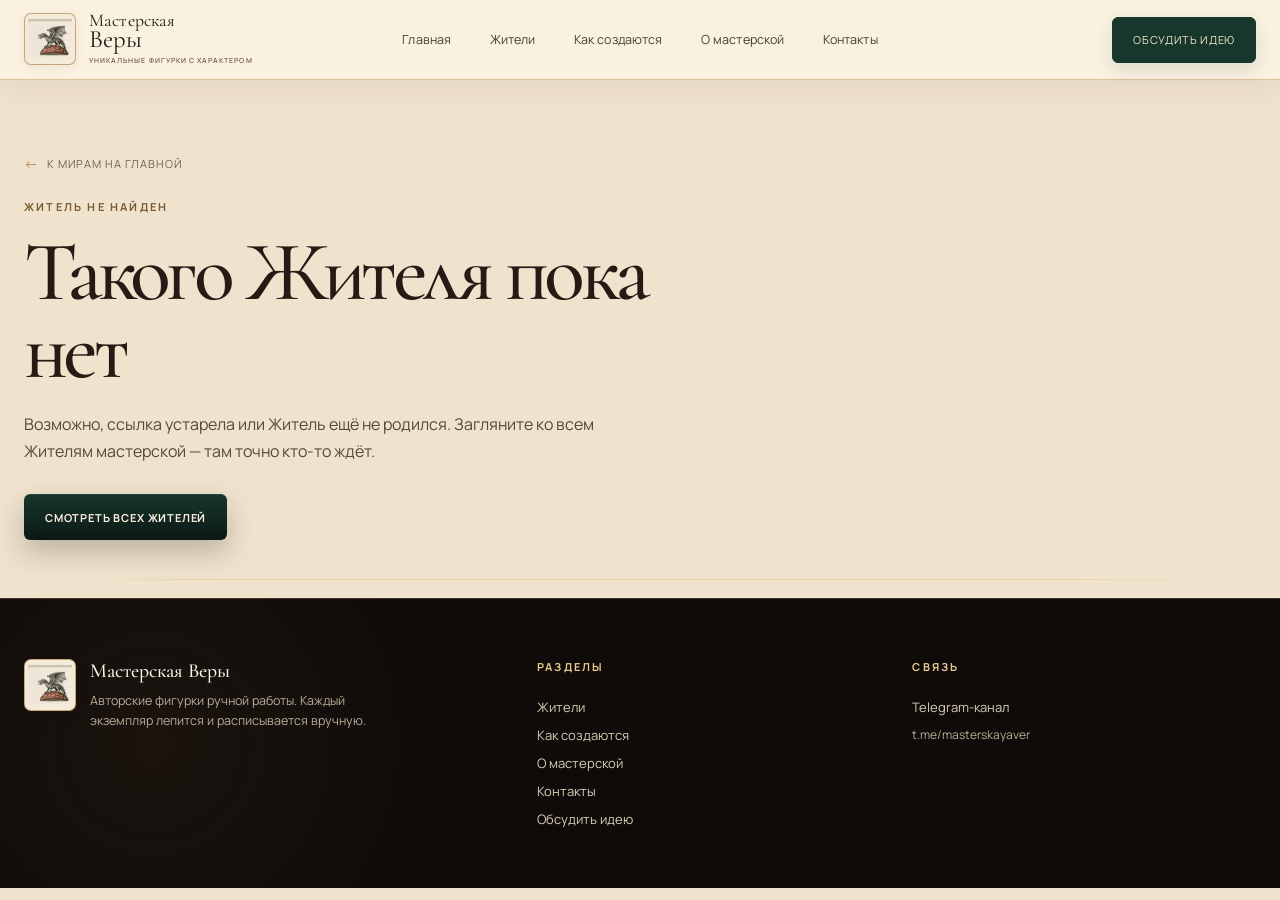
<file: chronicle.html>
<!doctype html>
<html lang="ru">
<head>
  <meta charset="utf-8">
  <meta name="viewport" content="width=device-width, initial-scale=1, viewport-fit=cover">
  <meta name="theme-color" content="#f6efdf">
  <title>Хроника Жителя — Мастерская Веры</title>
  <meta name="description" content="Хроника Жителя Мастерской Веры: история, цена, статус и как приобрести.">
  <meta name="robots" content="index,follow">
  <meta property="og:locale" content="ru_RU">
  <meta property="og:type" content="website">
  <meta property="og:site_name" content="Мастерская Веры">
  <meta property="og:image" content="https://dmitriyromanychev0000-lab.github.io/masterskaya-very/assets/process/05-compare-side.jpg">
  <meta property="og:image:width" content="1124">
  <meta property="og:image:height" content="749">
  <meta property="og:image:alt" content="Авторская фигурка ручной работы из мастерской Веры">
  <meta property="og:title" content="Хроника Жителя — Мастерская Веры">
  <meta property="og:description" content="Хроника Жителя Мастерской Веры: история, цена, статус и как приобрести.">
  <meta name="twitter:card" content="summary_large_image">
  <meta name="twitter:image" content="https://dmitriyromanychev0000-lab.github.io/masterskaya-very/assets/process/05-compare-side.jpg">
  <meta name="twitter:title" content="Хроника Жителя — Мастерская Веры">
  <meta name="twitter:description" content="Хроника Жителя Мастерской Веры: история, цена, статус и как приобрести.">
  <link rel="stylesheet" href="styles.css?v=overlay-fix-3">
</head>
<body>
  <header class="site-header" data-header>
    <a class="brand" href="index.html" aria-label="Мастерская Веры — на главную">
      <span class="brand-mark" aria-hidden="true">V</span>
      <span class="brand-copy"><strong>Мастерская</strong><span>Веры</span></span>
    </a>

    <nav class="desktop-nav" aria-label="Основная навигация">
      <a href="index.html">Главная</a>
      <a href="residents.html" aria-current="page">Жители</a>
      <a href="process.html">Как создаются</a>
      <a href="about.html">О мастерской</a>
      <a href="contact.html">Контакты</a>
    </nav>

    <div class="header-actions">
      <a class="order-link" href="create.html">Обсудить идею</a>
      <button class="menu-button" type="button" aria-label="Открыть меню" aria-expanded="false" aria-controls="mobile-menu" data-menu-button>
        <span></span><span></span>
      </button>
    </div>
  </header>

  <div class="mobile-menu" id="mobile-menu" data-mobile-menu hidden>
    <nav aria-label="Мобильная навигация">
      <a href="index.html">Главная</a>
      <a href="residents.html" aria-current="page">Жители</a>
      <a href="process.html">Как создаются</a>
      <a href="about.html">О мастерской</a>
      <a href="contact.html">Контакты</a>
    </nav>
    <a class="button button-primary" href="create.html">Обсудить идею</a>
  </div>

  <main id="top" data-chronicle-root>
    <noscript>
      <section class="collection-intro collection-intro--paper collection-notfound">
        <a class="collection-back" href="residents.html"><span aria-hidden="true">←</span> Все Жители</a>
        <div class="collection-head">
          <div class="collection-eyebrow"><p class="eyebrow">Нужен JavaScript</p></div>
          <h1>Включите JavaScript</h1>
          <p class="collection-lead">Для показа Хроники нужен JavaScript. Или загляните ко всем Жителям мастерской.</p>
          <p class="collection-actions"><a class="button button-primary" href="residents.html">Смотреть всех Жителей</a></p>
        </div>
      </section>
    </noscript>
  </main>

  <footer class="site-footer">
    <div class="footer-brand">
      <span class="brand-mark" aria-hidden="true">V</span>
      <div>
        <strong>Мастерская Веры</strong>
        <p>Авторские фигурки ручной работы. Каждый экземпляр лепится и расписывается вручную.</p>
      </div>
    </div>
    <nav class="footer-nav" aria-label="Разделы">
      <p class="eyebrow">Разделы</p>
      <a href="residents.html" aria-current="page">Жители</a>
      <a href="process.html">Как создаются</a>
      <a href="about.html">О мастерской</a>
      <a href="contact.html">Контакты</a>
      <a href="create.html">Обсудить идею</a>
    </nav>
    <div class="footer-contact">
      <p class="eyebrow">Связь</p>
      <a href="https://t.me/masterskayaver">Telegram-канал</a>
      <span>t.me/masterskayaver</span>
    </div>
  </footer>

  <script src="app.js?v=chronicle-copy-1"></script>
</body>
</html>
</file>
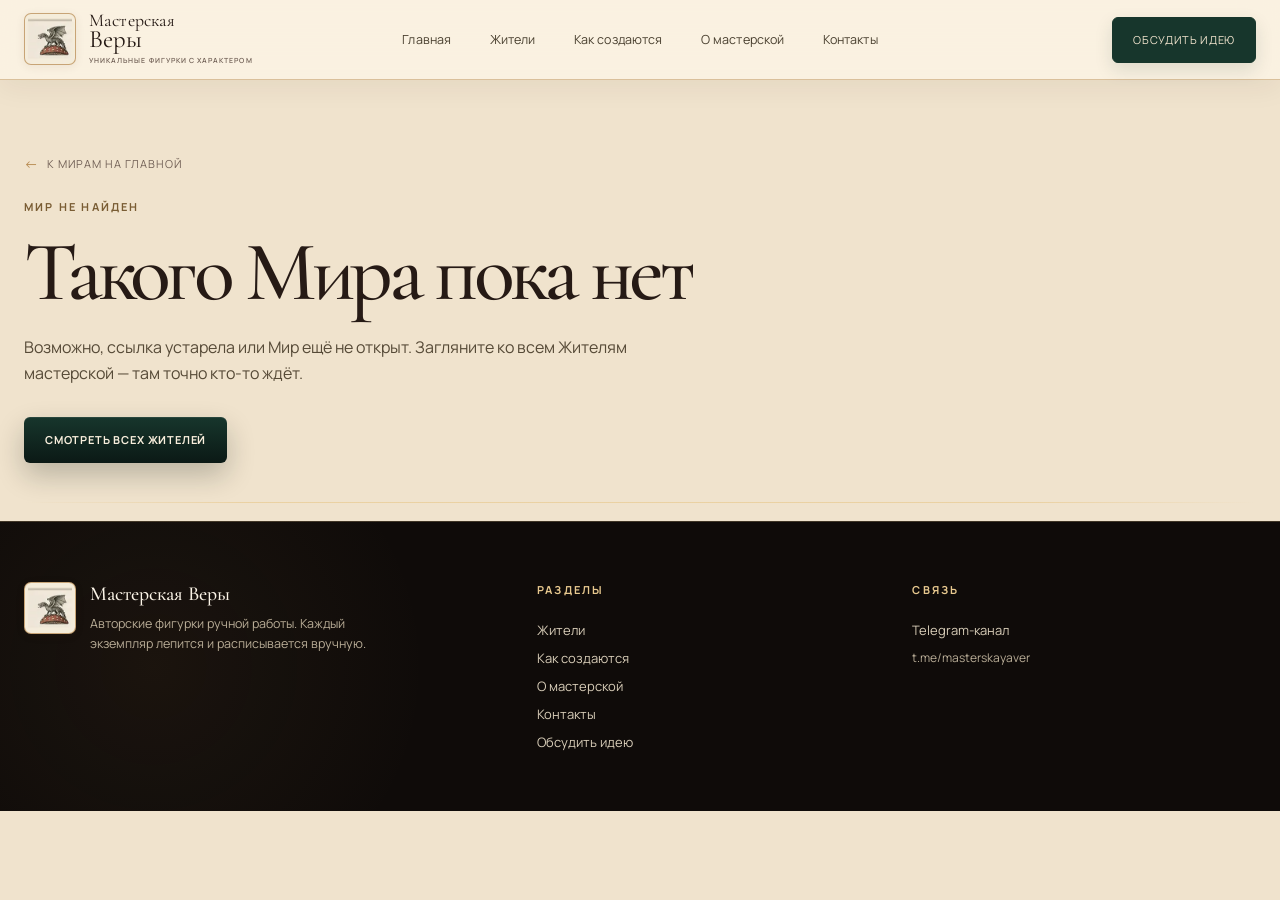
<file: collection.html>
<!doctype html>
<html lang="ru">
<head>
  <meta charset="utf-8">
  <meta name="viewport" content="width=device-width, initial-scale=1, viewport-fit=cover">
  <meta name="theme-color" content="#f6efdf">
  <title>Мир — Мастерская Веры</title>
  <meta name="description" content="Мир Мастерской Веры: свободные работы, будущие фигурки в работе и истории в Хрониках.">
  <meta name="robots" content="index,follow">
  <meta property="og:locale" content="ru_RU">
  <meta property="og:type" content="website">
  <meta property="og:site_name" content="Мастерская Веры">
  <meta property="og:image" content="https://dmitriyromanychev0000-lab.github.io/masterskaya-very/assets/process/05-compare-side.jpg">
  <meta property="og:image:width" content="1124">
  <meta property="og:image:height" content="749">
  <meta property="og:image:alt" content="Авторская фигурка ручной работы из мастерской Веры">
  <meta property="og:title" content="Мир — Мастерская Веры">
  <meta property="og:description" content="Мир Мастерской Веры: свободные работы, будущие фигурки в работе и истории в Хрониках.">
  <meta name="twitter:card" content="summary_large_image">
  <meta name="twitter:image" content="https://dmitriyromanychev0000-lab.github.io/masterskaya-very/assets/process/05-compare-side.jpg">
  <meta name="twitter:title" content="Мир — Мастерская Веры">
  <meta name="twitter:description" content="Мир Мастерской Веры: свободные работы, будущие фигурки в работе и истории в Хрониках.">
  <link rel="stylesheet" href="styles.css?v=overlay-fix-5">
</head>
<body>
  <header class="site-header" data-header>
    <a class="brand" href="index.html" aria-label="Мастерская Веры — на главную">
      <span class="brand-mark" aria-hidden="true">V</span>
      <span class="brand-copy"><strong>Мастерская</strong><span>Веры</span></span>
    </a>

    <nav class="desktop-nav" aria-label="Основная навигация">
      <a href="index.html">Главная</a>
      <a href="residents.html" aria-current="page">Жители</a>
      <a href="process.html">Как создаются</a>
      <a href="about.html">О мастерской</a>
      <a href="contact.html">Контакты</a>
    </nav>

    <div class="header-actions">
      <a class="order-link" href="create.html">Обсудить идею</a>
      <button class="menu-button" type="button" aria-label="Открыть меню" aria-expanded="false" aria-controls="mobile-menu" data-menu-button>
        <span></span><span></span>
      </button>
    </div>
  </header>

  <div class="mobile-menu" id="mobile-menu" data-mobile-menu hidden>
    <nav aria-label="Мобильная навигация">
      <a href="index.html">Главная</a>
      <a href="residents.html" aria-current="page">Жители</a>
      <a href="process.html">Как создаются</a>
      <a href="about.html">О мастерской</a>
      <a href="contact.html">Контакты</a>
    </nav>
    <a class="button button-primary" href="create.html">Обсудить идею</a>
  </div>

  <main id="top" data-collection-root>
    <noscript>
      <section class="collection-intro collection-intro--paper collection-notfound">
        <a class="collection-back" href="residents.html"><span aria-hidden="true">←</span> Все Жители</a>
        <div class="collection-head">
          <div class="collection-eyebrow"><p class="eyebrow">Нужен JavaScript</p></div>
          <h1>Включите JavaScript</h1>
          <p class="collection-lead">Для показа Мира нужен JavaScript. Или загляните ко всем Жителям мастерской.</p>
          <p class="collection-actions"><a class="button button-primary" href="residents.html">Смотреть всех Жителей</a></p>
        </div>
      </section>
    </noscript>
  </main>

  <footer class="site-footer">
    <div class="footer-brand">
      <span class="brand-mark" aria-hidden="true">V</span>
      <div>
        <strong>Мастерская Веры</strong>
        <p>Авторские фигурки ручной работы. Каждый экземпляр лепится и расписывается вручную.</p>
      </div>
    </div>
    <nav class="footer-nav" aria-label="Разделы">
      <p class="eyebrow">Разделы</p>
      <a href="residents.html" aria-current="page">Жители</a>
      <a href="process.html">Как создаются</a>
      <a href="about.html">О мастерской</a>
      <a href="contact.html">Контакты</a>
      <a href="create.html">Обсудить идею</a>
    </nav>
    <div class="footer-contact">
      <p class="eyebrow">Связь</p>
      <a href="https://t.me/masterskayaver">Telegram-канал</a>
      <span>t.me/masterskayaver</span>
    </div>
  </footer>

  <script src="app.js?v=chronicle-copy-1"></script>
</body>
</html>
</file>
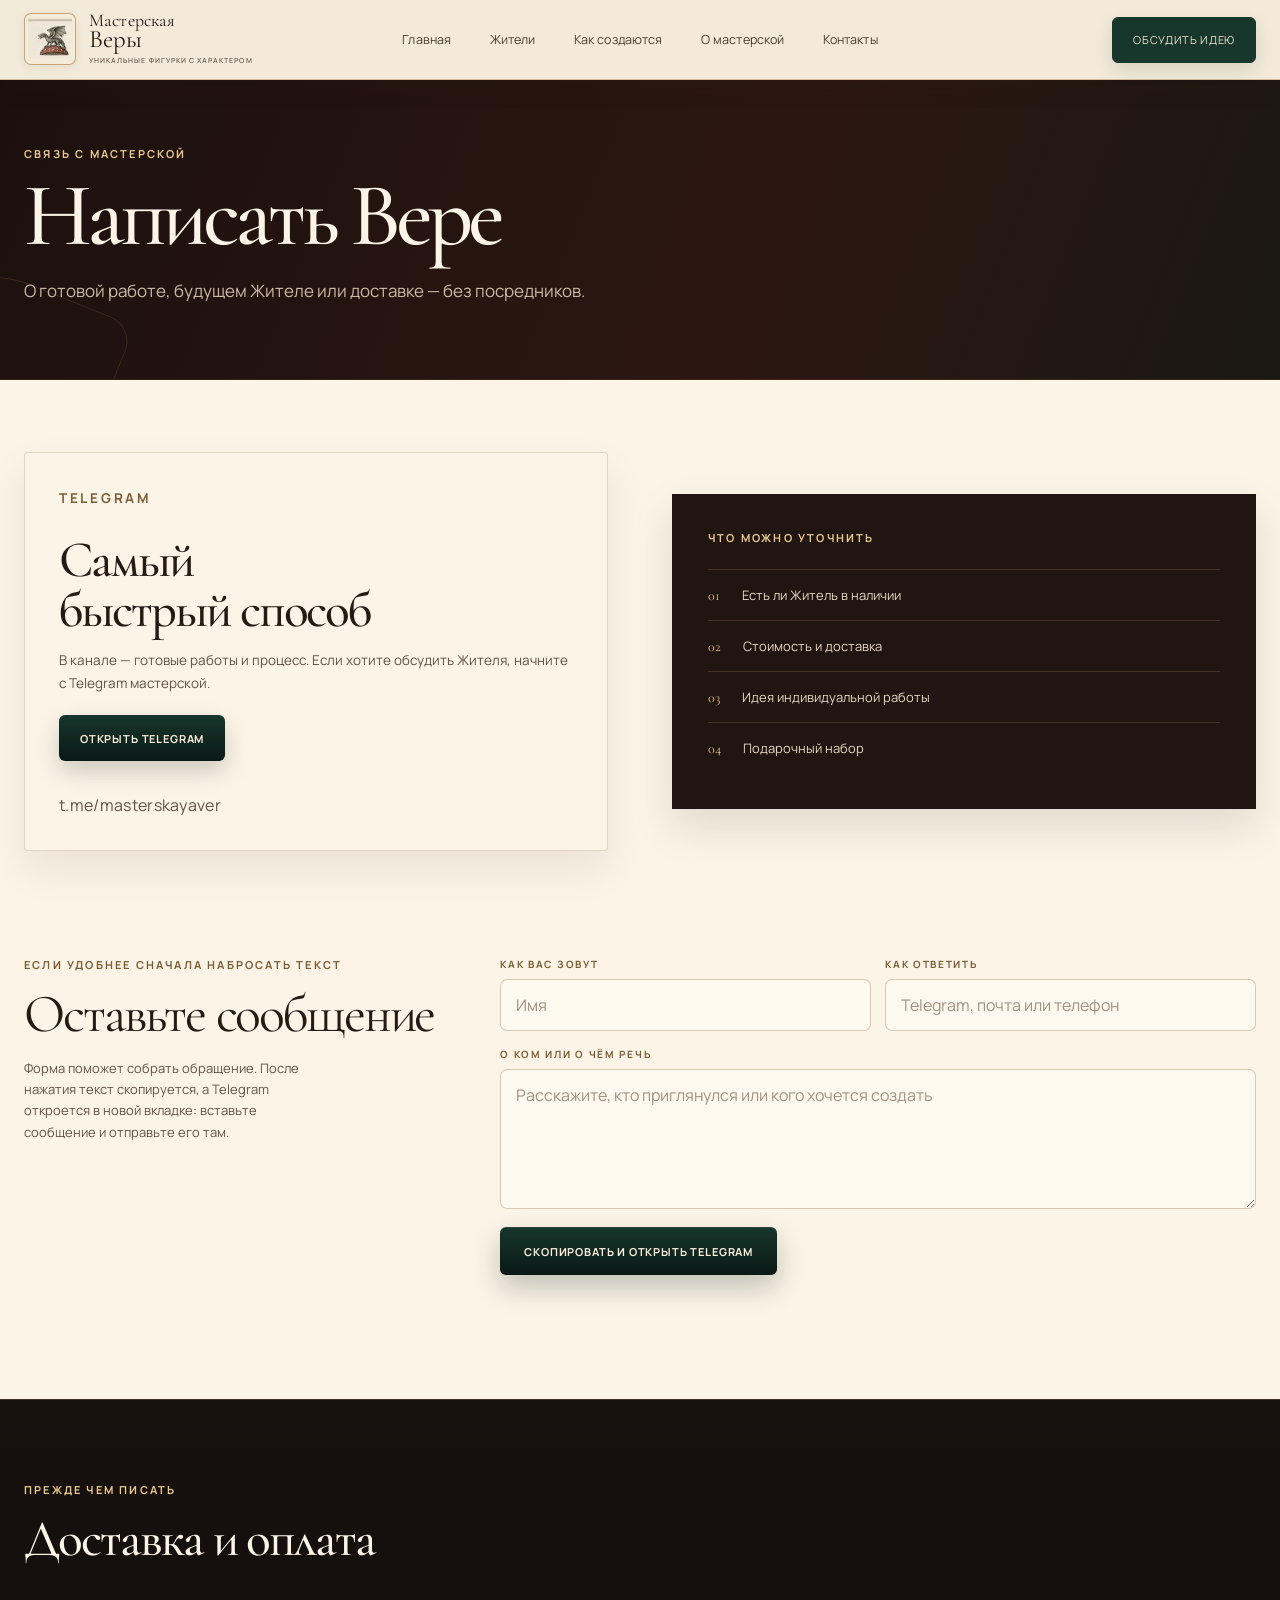
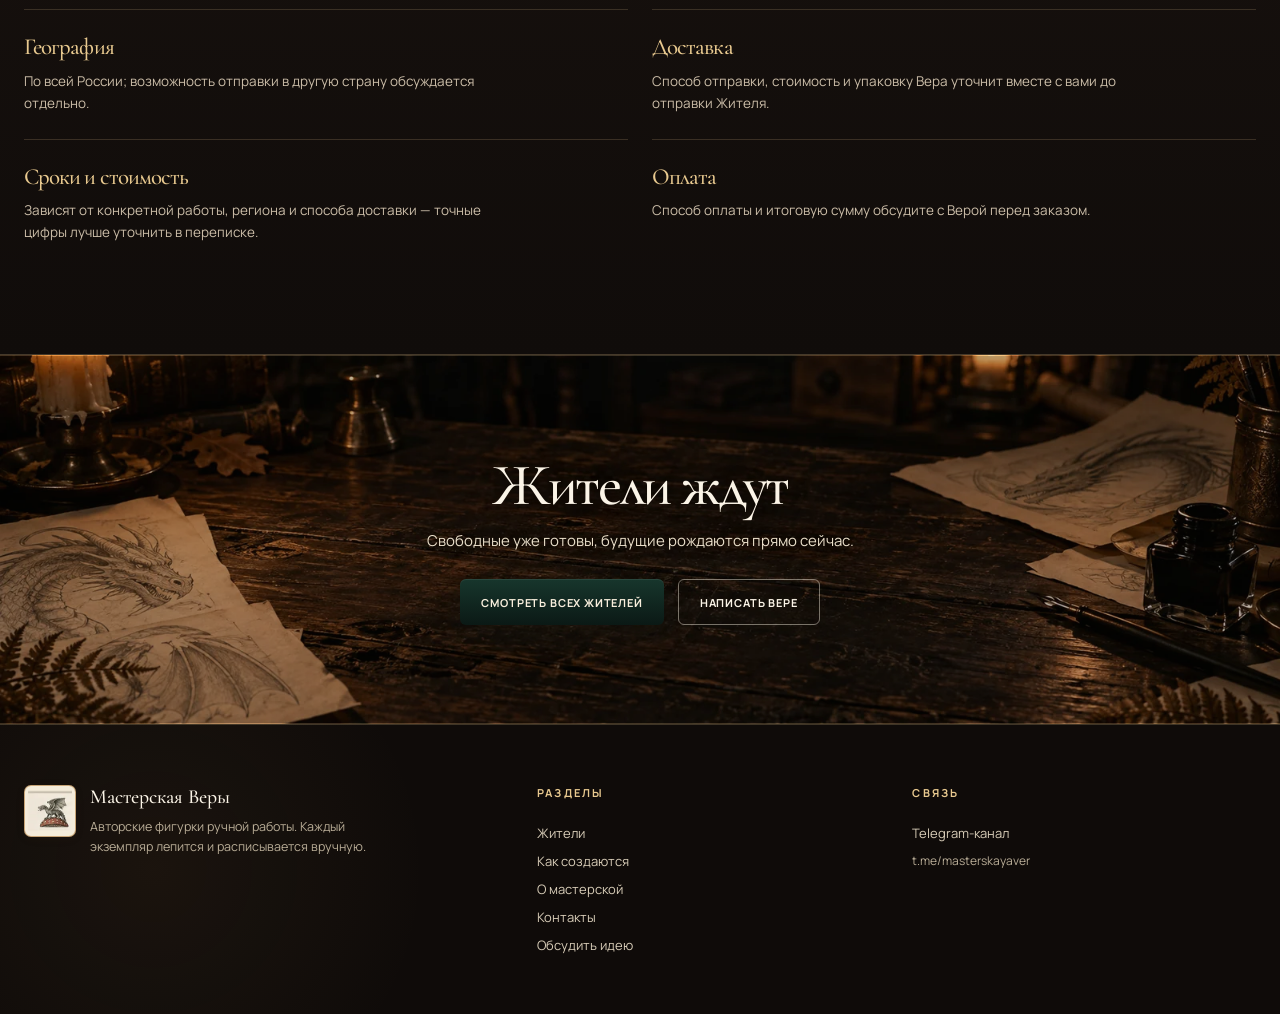
<file: contact.html>
<!doctype html>
<html lang="ru">
<head>
  <meta charset="utf-8">
  <meta name="viewport" content="width=device-width, initial-scale=1, viewport-fit=cover">
  <meta name="theme-color" content="#f6efdf">
  <title>Контакты — Мастерская Веры</title>
  <meta name="description" content="Контакты мастерской Веры: написать в Telegram, заказать фигурку, узнать о доставке и сроках изготовления.">
  <meta name="robots" content="index,follow">
  <meta property="og:locale" content="ru_RU">
  <meta property="og:type" content="website">
  <meta property="og:site_name" content="Мастерская Веры">
  <meta property="og:image" content="https://dmitriyromanychev0000-lab.github.io/masterskaya-very/assets/process/05-compare-side.jpg">
  <meta property="og:image:width" content="1124">
  <meta property="og:image:height" content="749">
  <meta property="og:image:alt" content="Авторская фигурка ручной работы из мастерской Веры">
  <meta property="og:title" content="Контакты — Мастерская Веры">
  <meta property="og:description" content="Контакты мастерской Веры: написать в Telegram, заказать фигурку, узнать о доставке и сроках изготовления.">
  <meta property="og:url" content="https://dmitriyromanychev0000-lab.github.io/masterskaya-very/contact.html">
  <meta name="twitter:card" content="summary_large_image">
  <meta name="twitter:image" content="https://dmitriyromanychev0000-lab.github.io/masterskaya-very/assets/process/05-compare-side.jpg">
  <meta name="twitter:title" content="Контакты — Мастерская Веры">
  <meta name="twitter:description" content="Контакты мастерской Веры: написать в Telegram, заказать фигурку, узнать о доставке и сроках изготовления.">
  <link rel="canonical" href="https://dmitriyromanychev0000-lab.github.io/masterskaya-very/contact.html">
  <link rel="stylesheet" href="styles.css?v=contact-restored-1">
</head>
<body>
  <header class="site-header" data-header>
    <a class="brand" href="index.html" aria-label="Мастерская Веры — на главную">
      <span class="brand-mark" aria-hidden="true">V</span>
      <span class="brand-copy"><strong>Мастерская</strong><span>Веры</span></span>
    </a>

    <nav class="desktop-nav" aria-label="Основная навигация">
      <a href="index.html">Главная</a>
      <a href="residents.html">Жители</a>
      <a href="process.html">Как создаются</a>
      <a href="about.html">О мастерской</a>
      <a href="contact.html" aria-current="page">Контакты</a>
    </nav>

    <div class="header-actions">
      <a class="order-link" href="create.html">Обсудить идею</a>
      <button class="menu-button" type="button" aria-label="Открыть меню" aria-expanded="false" aria-controls="mobile-menu" data-menu-button>
        <span></span><span></span>
      </button>
    </div>
  </header>

  <div class="mobile-menu" id="mobile-menu" data-mobile-menu hidden>
    <nav aria-label="Мобильная навигация">
      <a href="index.html">Главная</a>
      <a href="residents.html">Жители</a>
      <a href="process.html">Как создаются</a>
      <a href="about.html">О мастерской</a>
      <a href="contact.html" aria-current="page">Контакты</a>
    </nav>
    <a class="button button-primary" href="create.html">Обсудить идею</a>
  </div>

  <main id="top">
    <section class="contact-intro" aria-labelledby="contact-title">
      <p class="eyebrow">Связь с мастерской</p>
      <h1 id="contact-title">Написать Вере</h1>
      <p class="contact-intro-lead">О готовой работе, будущем Жителе или доставке — без посредников.</p>
    </section>

    <section class="contact-main" aria-label="Способы связи">
      <div class="contact-grid">
        <div class="contact-card contact-card--telegram">
          <p class="eyebrow">Telegram</p>
          <h2>Самый<br>быстрый способ</h2>
          <p>В канале — готовые работы и процесс. Если хотите обсудить Жителя, начните с Telegram мастерской.</p>
          <div class="contact-telegram-actions">
            <a class="button button-primary" href="https://t.me/masterskayaver">Открыть Telegram</a>
          </div>
          <span class="contact-card-handle">t.me/masterskayaver</span>
        </div>

        <div class="contact-questions">
          <p class="eyebrow">Что можно уточнить</p>
          <ol>
            <li><span>01</span>Есть ли Житель в наличии</li>
            <li><span>02</span>Стоимость и доставка</li>
            <li><span>03</span>Идея индивидуальной работы</li>
            <li><span>04</span>Подарочный набор</li>
          </ol>
        </div>
      </div>
    </section>

    <section class="contact-letter" id="contact-letter" aria-labelledby="contact-letter-title">
      <div class="contact-letter-intro">
        <p class="eyebrow">Если удобнее сначала набросать текст</p>
        <h2 id="contact-letter-title">Оставьте сообщение</h2>
        <p>Форма поможет собрать обращение. После нажатия текст скопируется, а Telegram откроется в новой вкладке: вставьте сообщение и отправьте его там.</p>
      </div>
      <form class="contact-message-form" data-contact-message-form>
        <div class="contact-fields-row">
          <label class="contact-field">
            <span>Как вас зовут</span>
            <input type="text" name="name" autocomplete="name" placeholder="Имя" required>
          </label>
          <label class="contact-field">
            <span>Как ответить</span>
            <input type="text" name="reply" autocomplete="email" placeholder="Telegram, почта или телефон" required>
          </label>
        </div>
        <label class="contact-field">
          <span>О ком или о чём речь</span>
          <textarea name="message" rows="5" placeholder="Расскажите, кто приглянулся или кого хочется создать" required></textarea>
        </label>
        <button class="button button-primary" type="submit">Скопировать и открыть Telegram</button>
        <p class="contact-form-status" data-contact-form-status role="status" aria-live="polite"></p>
      </form>
    </section>

    <section class="contact-details" aria-labelledby="contact-details-title">
      <div class="contact-details-head">
        <p class="eyebrow">Прежде чем писать</p>
        <h2 id="contact-details-title">Доставка и оплата</h2>
      </div>
      <div class="contact-details-grid">
        <div class="contact-detail">
          <h3>География</h3>
          <p>По всей России; возможность отправки в другую страну обсуждается отдельно.</p>
        </div>
        <div class="contact-detail">
          <h3>Доставка</h3>
          <p>Способ отправки, стоимость и упаковку Вера уточнит вместе с вами до отправки Жителя.</p>
        </div>
        <div class="contact-detail">
          <h3>Сроки и стоимость</h3>
          <p>Зависят от конкретной работы, региона и способа доставки — точные цифры лучше уточнить в переписке.</p>
        </div>
        <div class="contact-detail">
          <h3>Оплата</h3>
          <p>Способ оплаты и итоговую сумму обсудите с Верой перед заказом.</p>
        </div>
      </div>
    </section>

    <section class="keeper-cta">
      <h2>Жители ждут</h2>
      <p>Свободные уже готовы, будущие рождаются прямо сейчас.</p>
      <div class="collection-cta-actions">
        <a class="button button-primary" href="residents.html">Смотреть всех Жителей</a>
        <a class="button button-outline" href="https://t.me/masterskayaver">Написать Вере</a>
      </div>
    </section>
  </main>

  <footer class="site-footer">
    <div class="footer-brand">
      <span class="brand-mark" aria-hidden="true">V</span>
      <div>
        <strong>Мастерская Веры</strong>
        <p>Авторские фигурки ручной работы. Каждый экземпляр лепится и расписывается вручную.</p>
      </div>
    </div>
    <nav class="footer-nav" aria-label="Разделы">
      <p class="eyebrow">Разделы</p>
      <a href="residents.html">Жители</a>
      <a href="process.html">Как создаются</a>
      <a href="about.html">О мастерской</a>
      <a href="contact.html">Контакты</a>
      <a href="create.html">Обсудить идею</a>
    </nav>
    <div class="footer-contact">
      <p class="eyebrow">Связь</p>
      <a href="https://t.me/masterskayaver">Telegram-канал</a>
      <span>t.me/masterskayaver</span>
    </div>
  </footer>

  <script src="app.js"></script>
</body>
</html>
</file>
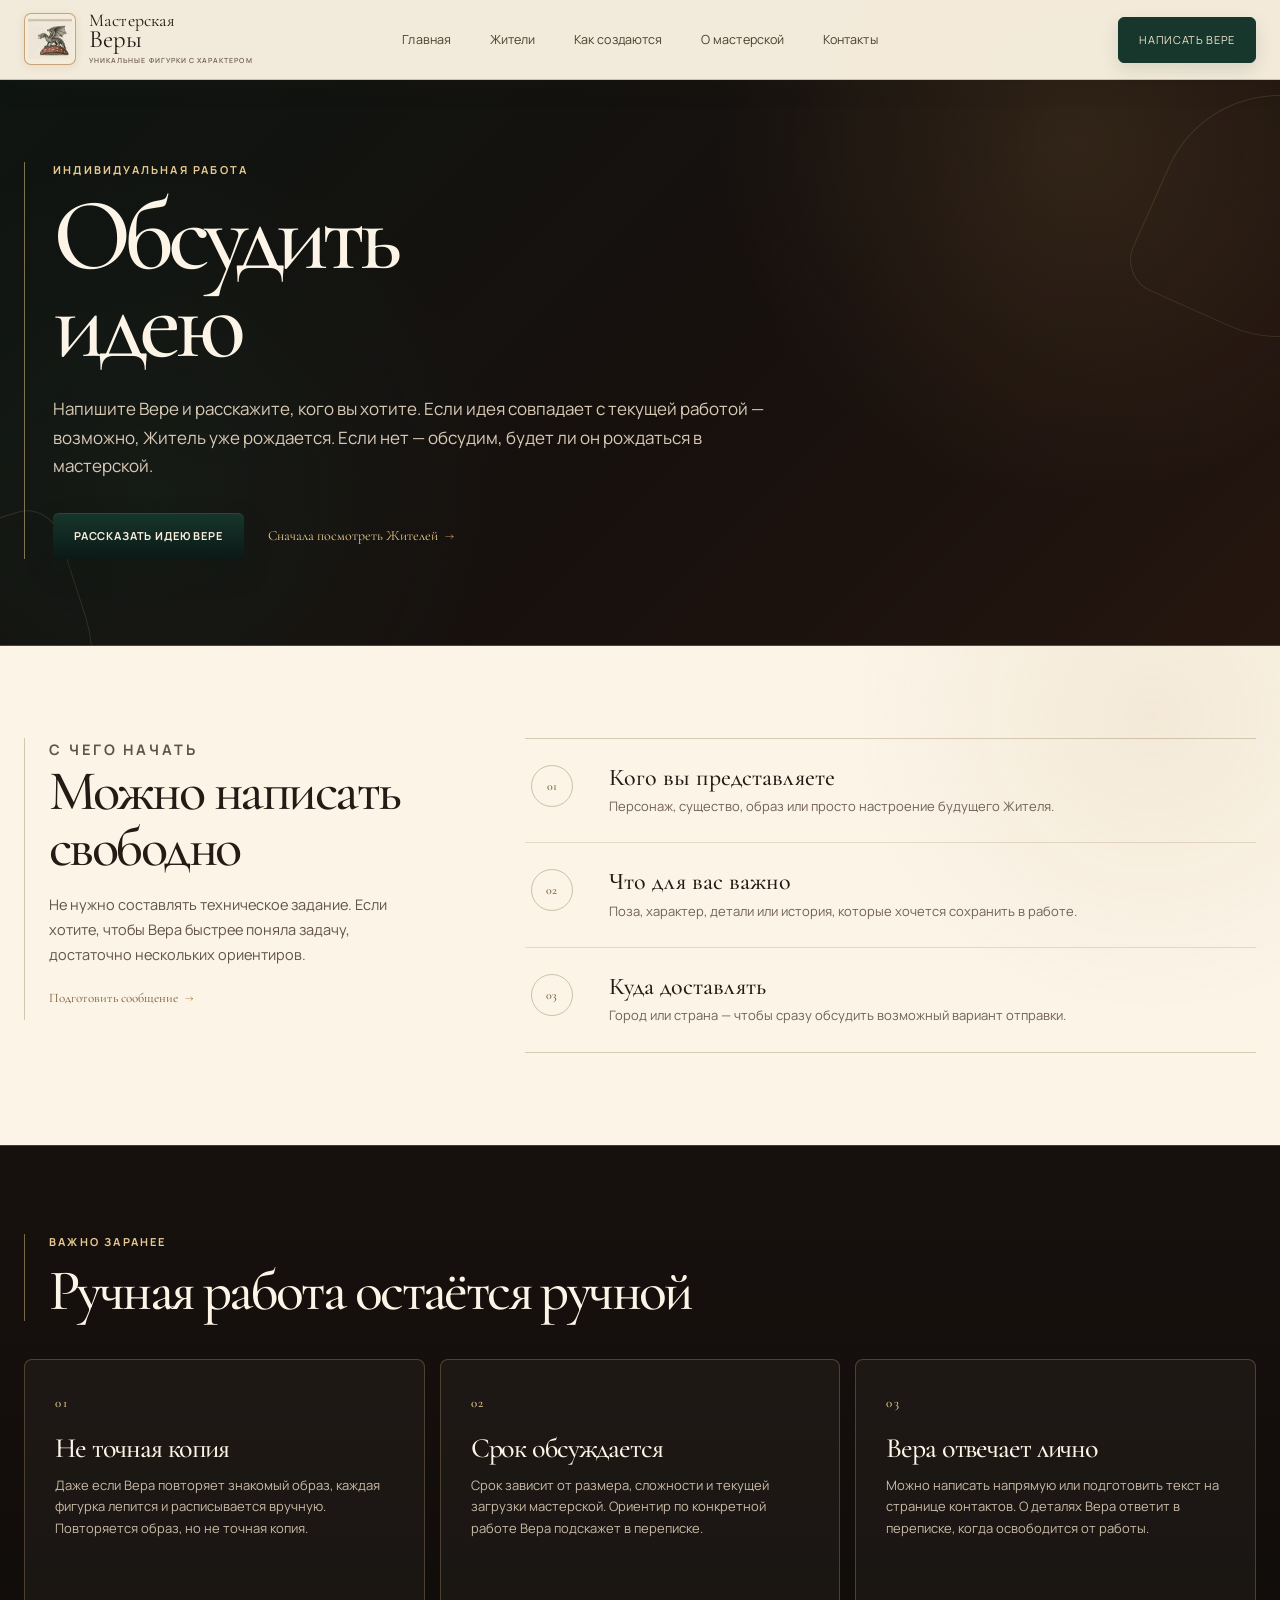
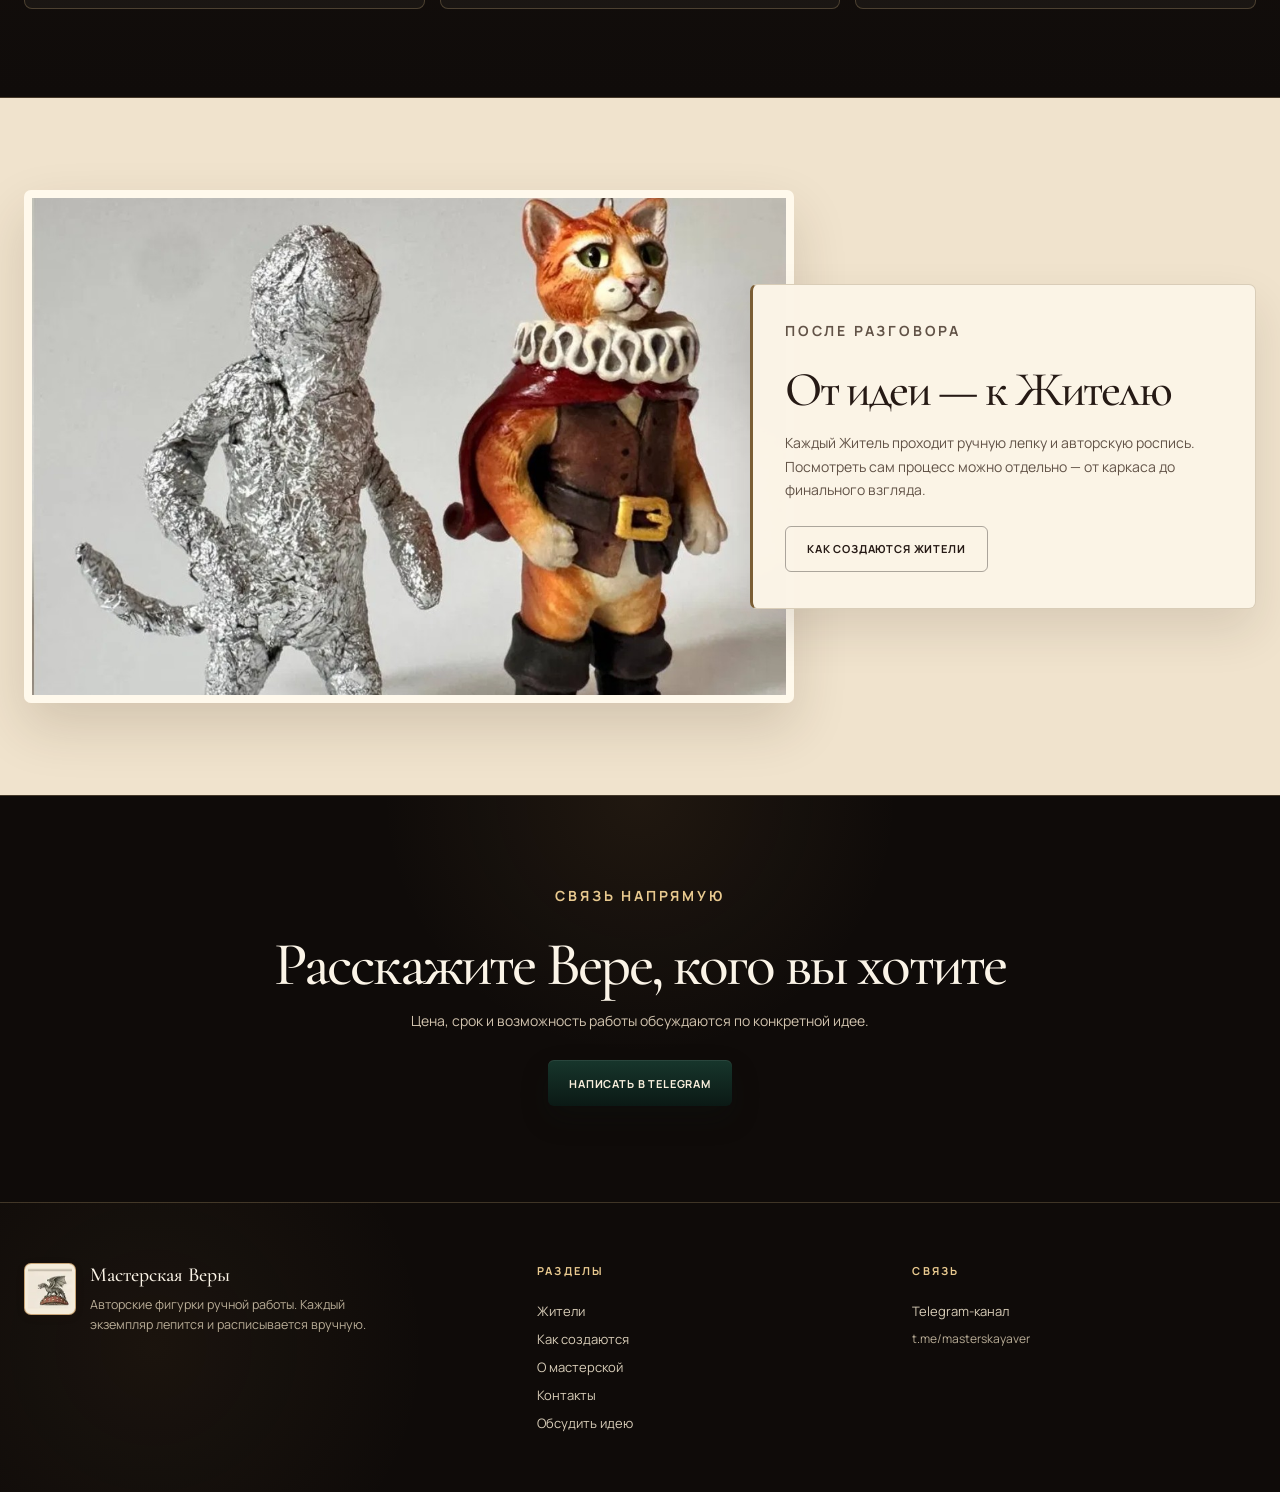
<file: create.html>
<!doctype html>
<html lang="ru">
<head>
  <meta charset="utf-8">
  <meta name="viewport" content="width=device-width, initial-scale=1, viewport-fit=cover">
  <meta name="theme-color" content="#f6efdf">
  <title>Обсудить идею — Мастерская Веры</title>
  <meta name="description" content="Индивидуальный заказ в Мастерской Веры: расскажите, какого Жителя хотите, и обсудите идею, сроки и доставку напрямую с Верой.">
  <meta name="robots" content="index,follow">
  <meta property="og:locale" content="ru_RU">
  <meta property="og:type" content="website">
  <meta property="og:site_name" content="Мастерская Веры">
  <meta property="og:image" content="https://dmitriyromanychev0000-lab.github.io/masterskaya-very/assets/process/05-compare-side.jpg">
  <meta property="og:image:width" content="1124">
  <meta property="og:image:height" content="749">
  <meta property="og:image:alt" content="Авторская фигурка ручной работы из мастерской Веры">
  <meta property="og:title" content="Обсудить идею — Мастерская Веры">
  <meta property="og:description" content="Расскажите Вере, какого Жителя хотите, и обсудите индивидуальную работу напрямую.">
  <meta property="og:url" content="https://dmitriyromanychev0000-lab.github.io/masterskaya-very/create.html">
  <meta name="twitter:card" content="summary_large_image">
  <meta name="twitter:image" content="https://dmitriyromanychev0000-lab.github.io/masterskaya-very/assets/process/05-compare-side.jpg">
  <meta name="twitter:title" content="Обсудить идею — Мастерская Веры">
  <meta name="twitter:description" content="Расскажите Вере, какого Жителя хотите, и обсудите индивидуальную работу напрямую.">
  <link rel="canonical" href="https://dmitriyromanychev0000-lab.github.io/masterskaya-very/create.html">
  <link rel="stylesheet" href="styles.css?v=idea-contact-1">
</head>
<body>
  <header class="site-header" data-header>
    <a class="brand" href="index.html" aria-label="Мастерская Веры — на главную">
      <span class="brand-mark" aria-hidden="true">V</span>
      <span class="brand-copy"><strong>Мастерская</strong><span>Веры</span></span>
    </a>

    <nav class="desktop-nav" aria-label="Основная навигация">
      <a href="index.html">Главная</a>
      <a href="residents.html">Жители</a>
      <a href="process.html">Как создаются</a>
      <a href="about.html">О мастерской</a>
      <a href="contact.html">Контакты</a>
    </nav>

    <div class="header-actions">
      <a class="order-link" href="https://t.me/masterskayaver">Написать Вере</a>
      <button class="menu-button" type="button" aria-label="Открыть меню" aria-expanded="false" aria-controls="mobile-menu" data-menu-button>
        <span></span><span></span>
      </button>
    </div>
  </header>

  <div class="mobile-menu" id="mobile-menu" data-mobile-menu hidden>
    <nav aria-label="Мобильная навигация">
      <a href="index.html">Главная</a>
      <a href="residents.html">Жители</a>
      <a href="process.html">Как создаются</a>
      <a href="about.html">О мастерской</a>
      <a href="contact.html">Контакты</a>
    </nav>
    <a class="button button-primary" href="https://t.me/masterskayaver">Написать Вере</a>
  </div>

  <main id="top">
    <section class="create-intro" aria-labelledby="create-title">
      <div class="create-intro-inner">
        <p class="eyebrow">Индивидуальная работа</p>
        <h1 id="create-title">Обсудить<br>идею</h1>
        <p class="create-intro-lead">Напишите Вере и расскажите, кого вы хотите. Если идея совпадает с текущей работой — возможно, Житель уже рождается. Если нет — обсудим, будет ли он рождаться в мастерской.</p>
        <div class="create-intro-actions">
          <a class="button button-primary" href="https://t.me/masterskayaver">Рассказать идею Вере</a>
          <a class="text-link" href="residents.html">Сначала посмотреть Жителей <span aria-hidden="true">→</span></a>
        </div>
      </div>
    </section>

    <section class="create-letter" aria-labelledby="create-start-title">
      <div class="create-letter-grid">
        <div class="create-letter-copy">
          <p class="eyebrow">С чего начать</p>
          <h2 id="create-start-title">Можно написать свободно</h2>
          <p>Не нужно составлять техническое задание. Если хотите, чтобы Вера быстрее поняла задачу, достаточно нескольких ориентиров.</p>
          <a class="text-link create-form-link" href="contact.html#contact-letter">Подготовить сообщение <span aria-hidden="true">→</span></a>
        </div>
        <ol class="create-brief">
          <li><span>01</span><div><strong>Кого вы представляете</strong><p>Персонаж, существо, образ или просто настроение будущего Жителя.</p></div></li>
          <li><span>02</span><div><strong>Что для вас важно</strong><p>Поза, характер, детали или история, которые хочется сохранить в работе.</p></div></li>
          <li><span>03</span><div><strong>Куда доставлять</strong><p>Город или страна — чтобы сразу обсудить возможный вариант отправки.</p></div></li>
        </ol>
      </div>
    </section>

    <section class="create-rules" aria-labelledby="create-rules-title">
      <div class="create-rules-head">
        <p class="eyebrow">Важно заранее</p>
        <h2 id="create-rules-title">Ручная работа остаётся ручной</h2>
      </div>
      <div class="create-rules-grid">
        <article>
          <span>01</span>
          <h3>Не точная копия</h3>
          <p>Даже если Вера повторяет знакомый образ, каждая фигурка лепится и расписывается вручную. Повторяется образ, но не точная копия.</p>
        </article>
        <article>
          <span>02</span>
          <h3>Срок обсуждается</h3>
          <p>Срок зависит от размера, сложности и текущей загрузки мастерской. Ориентир по конкретной работе Вера подскажет в переписке.</p>
        </article>
        <article>
          <span>03</span>
          <h3>Вера отвечает лично</h3>
          <p>Можно написать напрямую или подготовить текст на странице контактов. О деталях Вера ответит в переписке, когда освободится от работы.</p>
        </article>
      </div>
    </section>

    <section class="create-process" aria-labelledby="create-process-title">
      <div class="create-process-grid">
        <div class="create-process-photo" aria-hidden="true">
          <img src="assets/process/05-compare-side.jpg" alt="" loading="lazy" width="1124" height="749" decoding="async">
        </div>
        <div class="create-process-copy">
          <p class="eyebrow">После разговора</p>
          <h2 id="create-process-title">От идеи — к Жителю</h2>
          <p>Каждый Житель проходит ручную лепку и авторскую роспись. Посмотреть сам процесс можно отдельно — от каркаса до финального взгляда.</p>
          <a class="button button-outline" href="process.html">Как создаются Жители</a>
        </div>
      </div>
    </section>

    <section class="create-final">
      <p class="eyebrow">Связь напрямую</p>
      <h2>Расскажите Вере, кого вы хотите</h2>
      <p>Цена, срок и возможность работы обсуждаются по конкретной идее.</p>
      <a class="button button-primary" href="https://t.me/masterskayaver">Написать в Telegram</a>
    </section>
  </main>

  <footer class="site-footer">
    <div class="footer-brand">
      <span class="brand-mark" aria-hidden="true">V</span>
      <div>
        <strong>Мастерская Веры</strong>
        <p>Авторские фигурки ручной работы. Каждый экземпляр лепится и расписывается вручную.</p>
      </div>
    </div>
    <nav class="footer-nav" aria-label="Разделы">
      <p class="eyebrow">Разделы</p>
      <a href="residents.html">Жители</a>
      <a href="process.html">Как создаются</a>
      <a href="about.html">О мастерской</a>
      <a href="contact.html">Контакты</a>
      <a href="create.html" aria-current="page">Обсудить идею</a>
    </nav>
    <div class="footer-contact">
      <p class="eyebrow">Связь</p>
      <a href="https://t.me/masterskayaver">Telegram-канал</a>
      <span>t.me/masterskayaver</span>
    </div>
  </footer>

  <script src="app.js"></script>
</body>
</html>
</file>
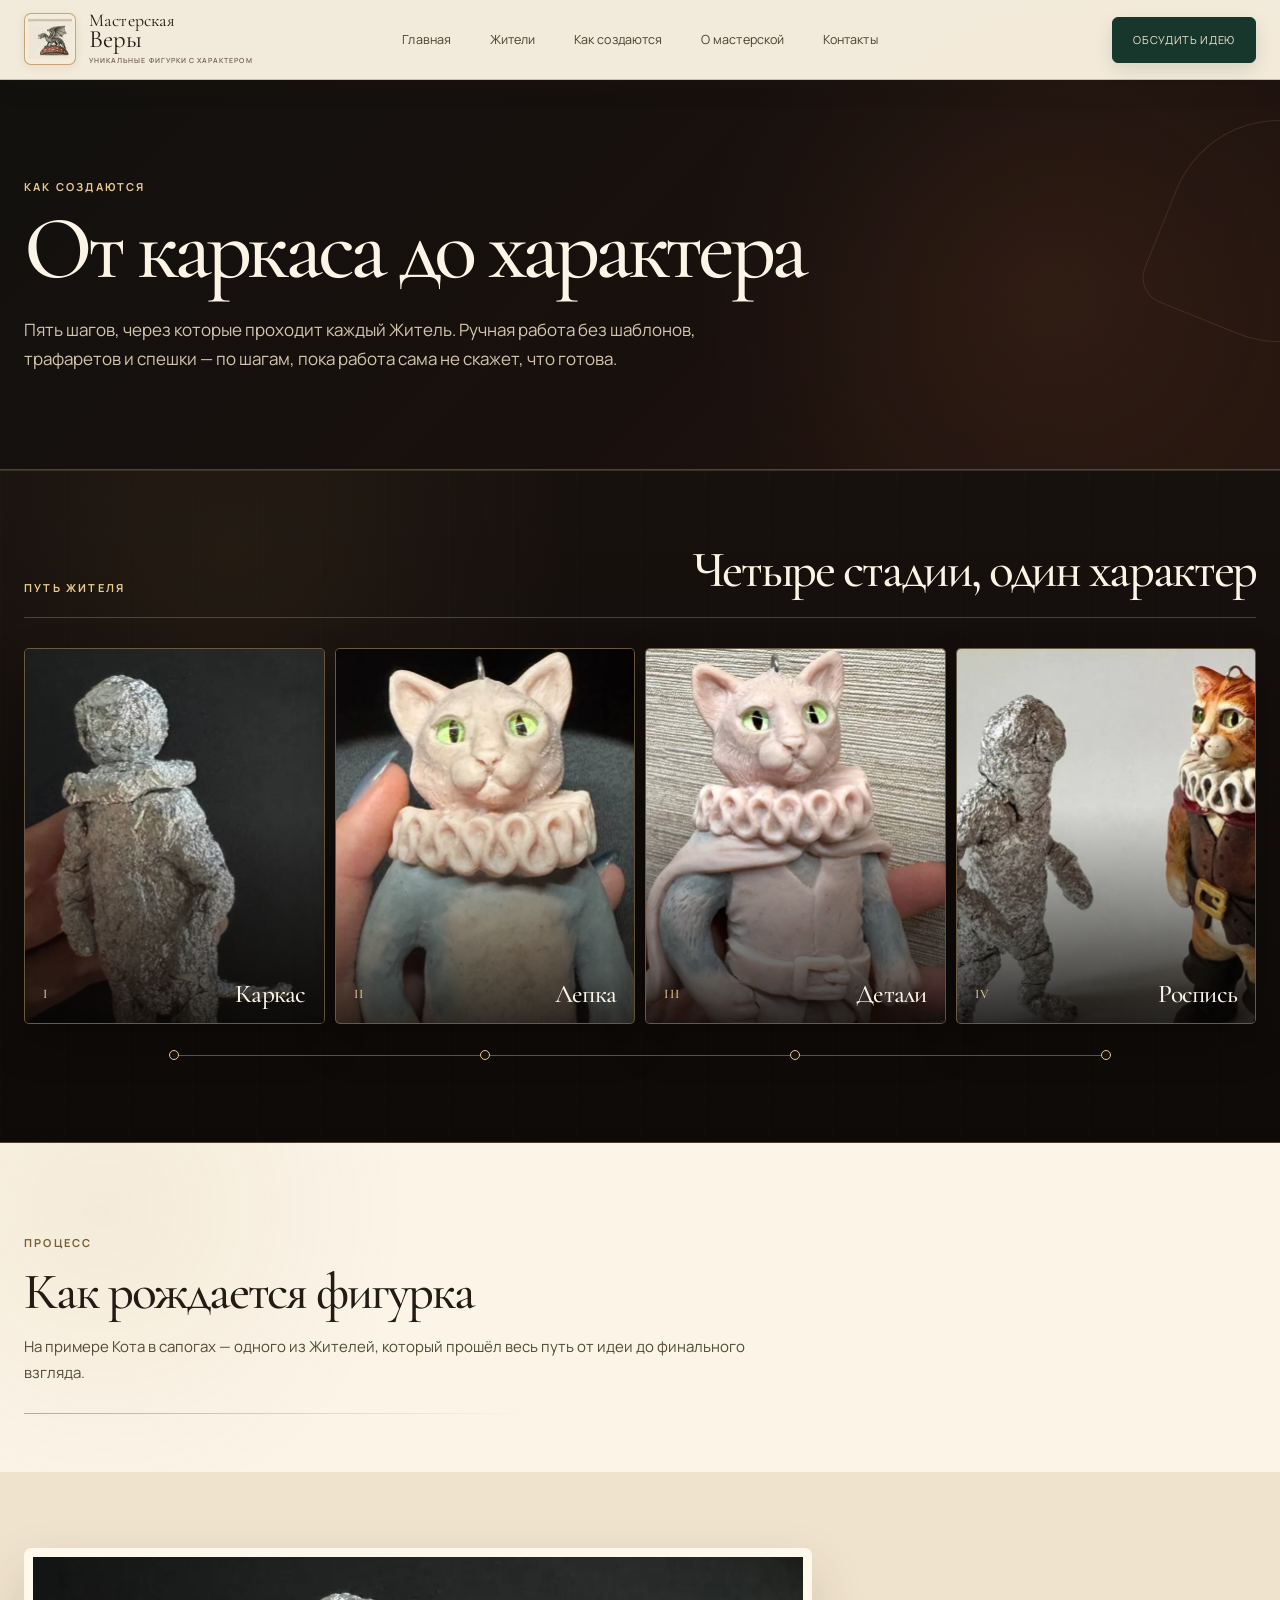
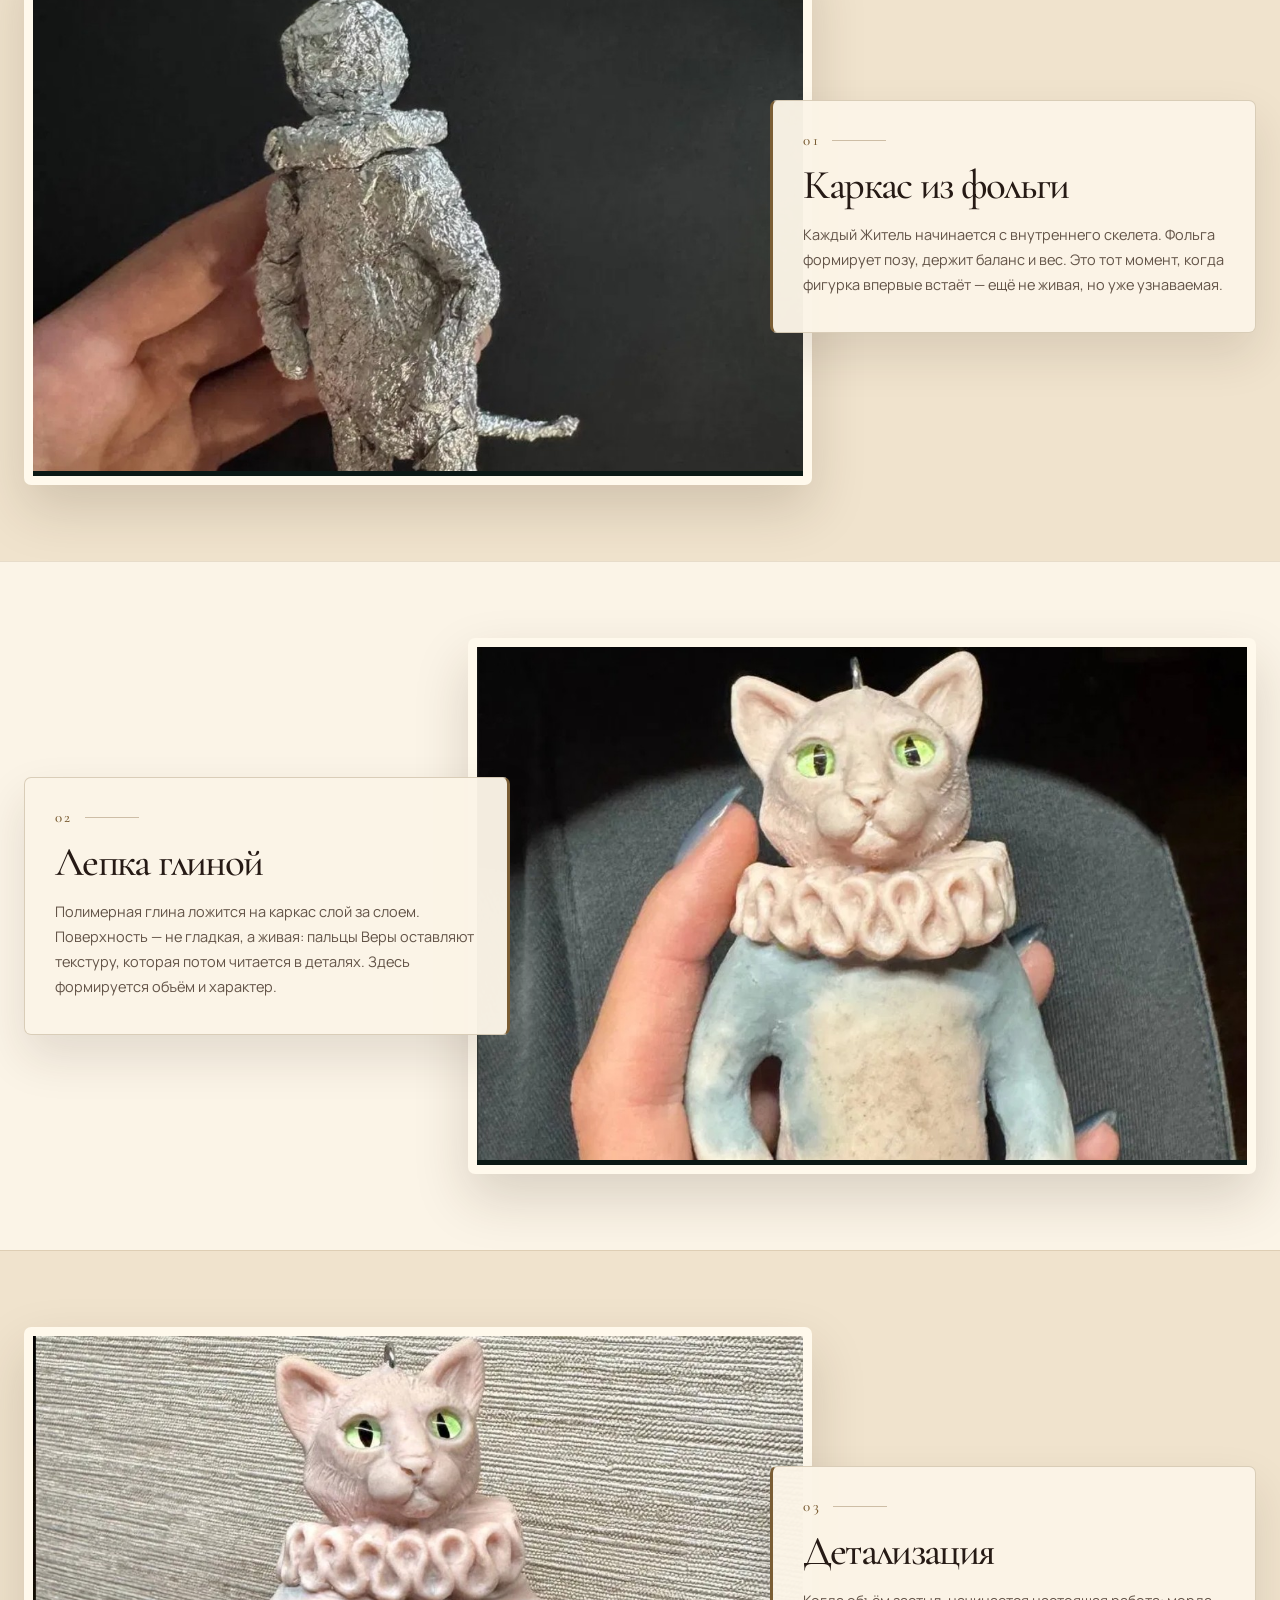
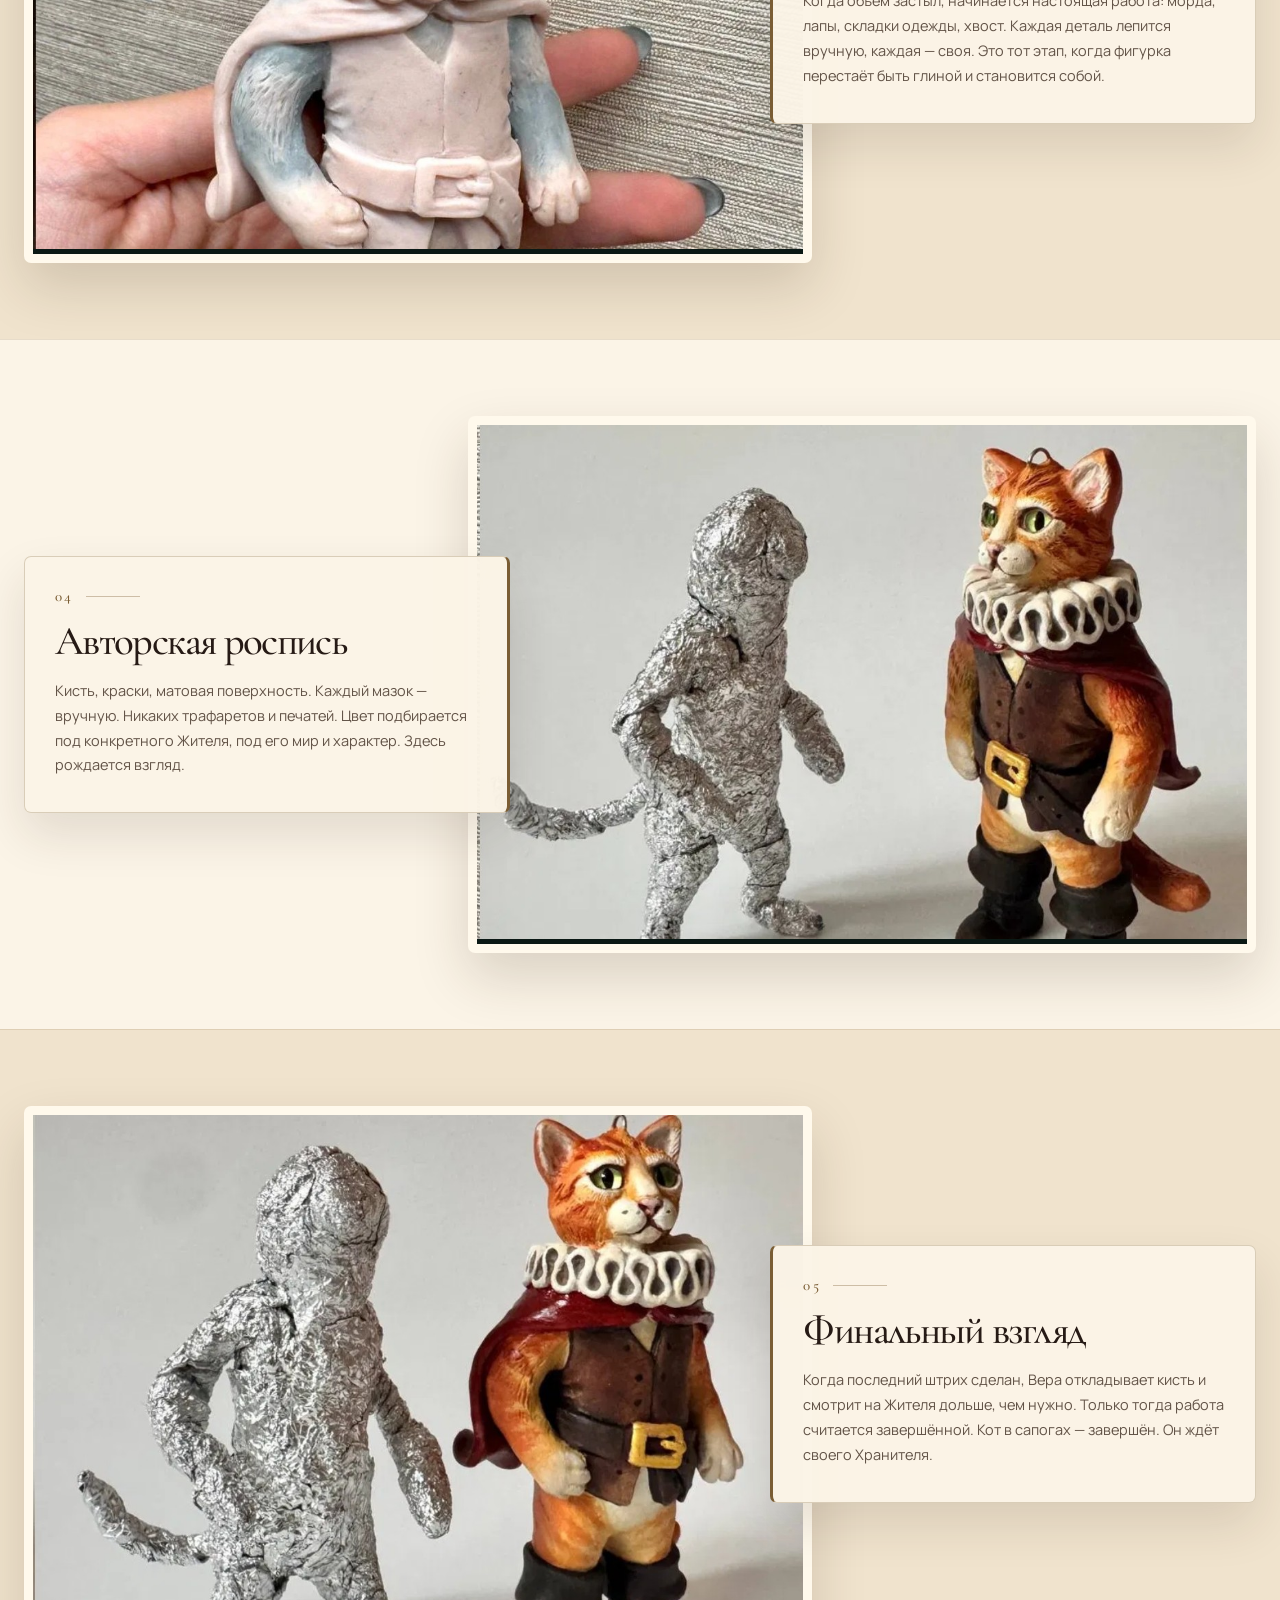
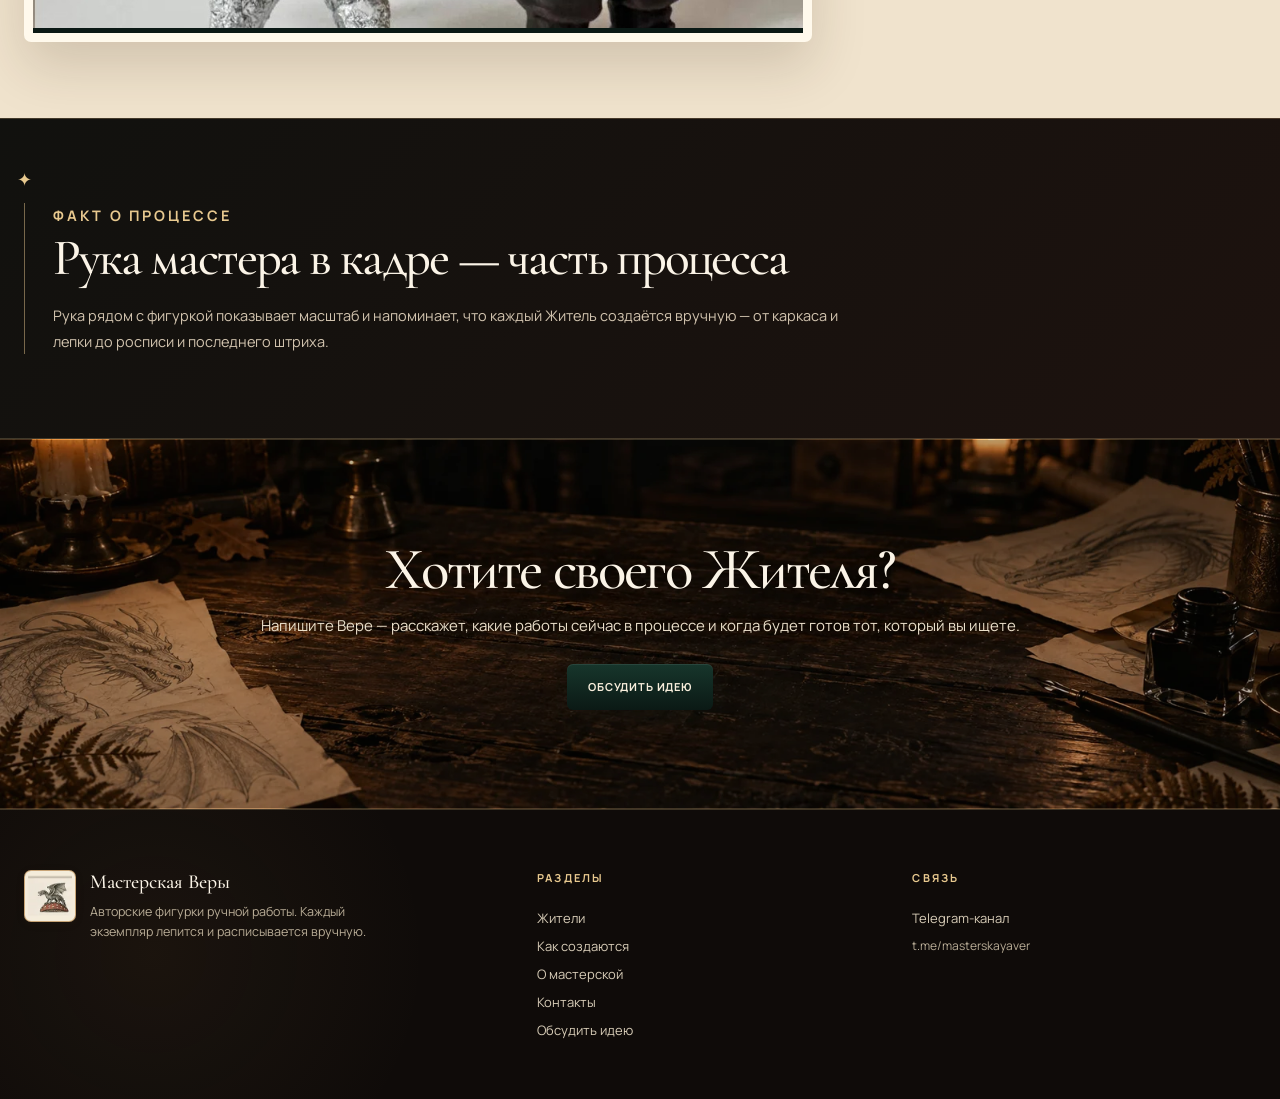
<file: process.html>
<!doctype html>
<html lang="ru">
<head>
  <meta charset="utf-8">
  <meta name="viewport" content="width=device-width, initial-scale=1, viewport-fit=cover">
  <meta name="theme-color" content="#f6efdf">
  <title>Как создаются — Мастерская Веры</title>
  <meta name="description" content="Как создаются Жители мастерской Веры: от каркаса из фольги до лепки глиной и авторской росписи. Пошаговый процесс на примере Кота в сапогах.">
  <meta name="robots" content="index,follow">
  <meta property="og:locale" content="ru_RU">
  <meta property="og:type" content="website">
  <meta property="og:site_name" content="Мастерская Веры">
  <meta property="og:image" content="https://dmitriyromanychev0000-lab.github.io/masterskaya-very/assets/process/05-compare-side.jpg">
  <meta property="og:image:width" content="1124">
  <meta property="og:image:height" content="749">
  <meta property="og:image:alt" content="Авторская фигурка ручной работы из мастерской Веры">
  <meta property="og:title" content="Как создаются — Мастерская Веры">
  <meta property="og:description" content="Как создаются Жители мастерской Веры: от каркаса из фольги до лепки глиной и авторской росписи. Пошаговый процесс на примере Кота в сапогах.">
  <meta property="og:url" content="https://dmitriyromanychev0000-lab.github.io/masterskaya-very/process.html">
  <meta name="twitter:card" content="summary_large_image">
  <meta name="twitter:image" content="https://dmitriyromanychev0000-lab.github.io/masterskaya-very/assets/process/05-compare-side.jpg">
  <meta name="twitter:title" content="Как создаются — Мастерская Веры">
  <meta name="twitter:description" content="Как создаются Жители мастерской Веры: от каркаса из фольги до лепки глиной и авторской росписи. Пошаговый процесс на примере Кота в сапогах.">
  <link rel="canonical" href="https://dmitriyromanychev0000-lab.github.io/masterskaya-very/process.html">
  <link rel="stylesheet" href="styles.css">
</head>
<body>
  <header class="site-header" data-header>
    <a class="brand" href="index.html" aria-label="Мастерская Веры — на главную">
      <span class="brand-mark" aria-hidden="true">V</span>
      <span class="brand-copy"><strong>Мастерская</strong><span>Веры</span></span>
    </a>

    <nav class="desktop-nav" aria-label="Основная навигация">
      <a href="index.html">Главная</a>
      <a href="residents.html">Жители</a>
      <a href="process.html" aria-current="page">Как создаются</a>
      <a href="about.html">О мастерской</a>
      <a href="contact.html">Контакты</a>
    </nav>

    <div class="header-actions">
      <a class="order-link" href="create.html">Обсудить идею</a>
      <button class="menu-button" type="button" aria-label="Открыть меню" aria-expanded="false" aria-controls="mobile-menu" data-menu-button>
        <span></span><span></span>
      </button>
    </div>
  </header>

  <div class="mobile-menu" id="mobile-menu" data-mobile-menu hidden>
    <nav aria-label="Мобильная навигация">
      <a href="index.html">Главная</a>
      <a href="residents.html">Жители</a>
      <a href="process.html" aria-current="page">Как создаются</a>
      <a href="about.html">О мастерской</a>
      <a href="contact.html">Контакты</a>
    </nav>
    <a class="button button-primary" href="create.html">Обсудить идею</a>
  </div>

  <main id="top">
    <section class="process-intro process-intro--night" aria-labelledby="process-title">
      <p class="eyebrow">Как создаются</p>
      <h1 id="process-title">От каркаса до характера</h1>
      <p class="process-intro-lead">Пять шагов, через которые проходит каждый Житель. Ручная работа без шаблонов, трафаретов и спешки — по шагам, пока работа сама не скажет, что готова.</p>
    </section>

    <section class="process-atlas" aria-labelledby="process-atlas-title">
      <div class="process-atlas-head">
        <p class="eyebrow">Путь Жителя</p>
        <h2 id="process-atlas-title">Четыре стадии, один характер</h2>
      </div>

      <div class="process-atlas-grid">
        <figure class="process-atlas-card">
          <img src="assets/process/01-foil-armature.jpg" alt="Каркас будущей фигурки из фольги" loading="lazy" width="1124" height="749" decoding="async">
          <figcaption><span>I</span><strong>Каркас</strong></figcaption>
        </figure>
        <figure class="process-atlas-card">
          <img src="assets/process/02-clay-raw.jpg" alt="Фигурка на этапе лепки полимерной глиной" loading="lazy" width="1124" height="749" decoding="async">
          <figcaption><span>II</span><strong>Лепка</strong></figcaption>
        </figure>
        <figure class="process-atlas-card">
          <img src="assets/process/03-clay-detailed.jpg" alt="Проработка мелких деталей фигурки" loading="lazy" width="1124" height="749" decoding="async">
          <figcaption><span>III</span><strong>Детали</strong></figcaption>
        </figure>
        <figure class="process-atlas-card">
          <img src="assets/process/04-compare-armature-vs-painted.jpg" alt="Сравнение раннего каркаса и расписанной фигурки" loading="lazy" width="1124" height="749" decoding="async">
          <figcaption><span>IV</span><strong>Роспись</strong></figcaption>
        </figure>
      </div>

      <div class="process-atlas-line" aria-hidden="true">
        <i></i><i></i><i></i><i></i>
      </div>
    </section>

    <section class="process-steps" aria-labelledby="process-steps-title">
      <div class="process-steps-head">
        <p class="eyebrow">Процесс</p>
        <h2 id="process-steps-title">Как рождается фигурка</h2>
        <p class="process-steps-lead">На примере Кота в сапогах — одного из Жителей, который прошёл весь путь от идеи до финального взгляда.</p>
      </div>

      <article class="process-step process-step--paper">
        <div class="process-step-grid">
          <figure class="process-step-figure">
            <div class="process-step-frame">
              <img src="assets/process/01-foil-armature.jpg" alt="Шаг 1: Каркас из фольги — внутренний скелет фигурки" loading="lazy" width="1124" height="749" decoding="async">
            </div>
          </figure>
          <div class="process-step-copy">
            <span class="process-step-number">01</span>
            <h3>Каркас из фольги</h3>
            <p>Каждый Житель начинается с внутреннего скелета. Фольга формирует позу, держит баланс и вес. Это тот момент, когда фигурка впервые встаёт — ещё не живая, но уже узнаваемая.</p>
          </div>
        </div>
      </article>

      <article class="process-step process-step--paper-deep">
        <div class="process-step-grid process-step-grid--reverse">
          <div class="process-step-copy">
            <span class="process-step-number">02</span>
            <h3>Лепка глиной</h3>
            <p>Полимерная глина ложится на каркас слой за слоем. Поверхность — не гладкая, а живая: пальцы Веры оставляют текстуру, которая потом читается в деталях. Здесь формируется объём и характер.</p>
          </div>
          <figure class="process-step-figure">
            <div class="process-step-frame">
              <img src="assets/process/02-clay-raw.jpg" alt="Шаг 2: Глиняная лепка — формирование объёма фигурки" loading="lazy" width="1124" height="749" decoding="async">
            </div>
          </figure>
        </div>
      </article>

      <article class="process-step process-step--paper">
        <div class="process-step-grid">
          <figure class="process-step-figure">
            <div class="process-step-frame">
              <img src="assets/process/03-clay-detailed.jpg" alt="Шаг 3: Детализация глиной — проработка мелких деталей" loading="lazy" width="1124" height="749" decoding="async">
            </div>
          </figure>
          <div class="process-step-copy">
            <span class="process-step-number">03</span>
            <h3>Детализация</h3>
            <p>Когда объём застыл, начинается настоящая работа: морда, лапы, складки одежды, хвост. Каждая деталь лепится вручную, каждая — своя. Это тот этап, когда фигурка перестаёт быть глиной и становится собой.</p>
          </div>
        </div>
      </article>

      <article class="process-step process-step--paper-deep">
        <div class="process-step-grid process-step-grid--reverse">
          <div class="process-step-copy">
            <span class="process-step-number">04</span>
            <h3>Авторская роспись</h3>
            <p>Кисть, краски, матовая поверхность. Каждый мазок — вручную. Никаких трафаретов и печатей. Цвет подбирается под конкретного Жителя, под его мир и характер. Здесь рождается взгляд.</p>
          </div>
          <figure class="process-step-figure">
            <div class="process-step-frame">
              <img src="assets/process/04-compare-armature-vs-painted.jpg" alt="Шаг 4: Сравнение каркаса и расписанной фигурки" loading="lazy" width="1124" height="749" decoding="async">
            </div>
          </figure>
        </div>
      </article>

      <article class="process-step process-step--paper">
        <div class="process-step-grid">
          <figure class="process-step-figure">
            <div class="process-step-frame">
              <img src="assets/process/05-compare-side.jpg" alt="Шаг 5: Финальная работа сбоку — Кот в сапогах" loading="lazy" width="1124" height="749" decoding="async">
            </div>
          </figure>
          <div class="process-step-copy">
            <span class="process-step-number">05</span>
            <h3>Финальный взгляд</h3>
            <p>Когда последний штрих сделан, Вера откладывает кисть и смотрит на Жителя дольше, чем нужно. Только тогда работа считается завершённой. Кот в сапогах — завершён. Он ждёт своего Хранителя.</p>
          </div>
        </div>
      </article>
    </section>

    <section class="process-fact">
      <div class="process-fact-inner">
        <p class="eyebrow">Факт о процессе</p>
        <h2>Рука мастера в кадре — часть процесса</h2>
        <p>Рука рядом с фигуркой показывает масштаб и напоминает, что каждый Житель создаётся вручную — от каркаса и лепки до росписи и последнего штриха.</p>
      </div>
    </section>

    <section class="keeper-cta">
      <h2>Хотите своего Жителя?</h2>
      <p>Напишите Вере — расскажет, какие работы сейчас в процессе и когда будет готов тот, который вы ищете.</p>
      <a class="button button-primary" href="create.html">Обсудить идею</a>
    </section>
  </main>

  <footer class="site-footer">
    <div class="footer-brand">
      <span class="brand-mark" aria-hidden="true">V</span>
      <div>
        <strong>Мастерская Веры</strong>
        <p>Авторские фигурки ручной работы. Каждый экземпляр лепится и расписывается вручную.</p>
      </div>
    </div>
    <nav class="footer-nav" aria-label="Разделы">
      <p class="eyebrow">Разделы</p>
      <a href="residents.html">Жители</a>
      <a href="process.html">Как создаются</a>
      <a href="about.html">О мастерской</a>
      <a href="contact.html">Контакты</a>
      <a href="create.html">Обсудить идею</a>
    </nav>
    <div class="footer-contact">
      <p class="eyebrow">Связь</p>
      <a href="https://t.me/masterskayaver">Telegram-канал</a>
      <span>t.me/masterskayaver</span>
    </div>
  </footer>

  <script src="app.js"></script>
</body>
</html>
</file>
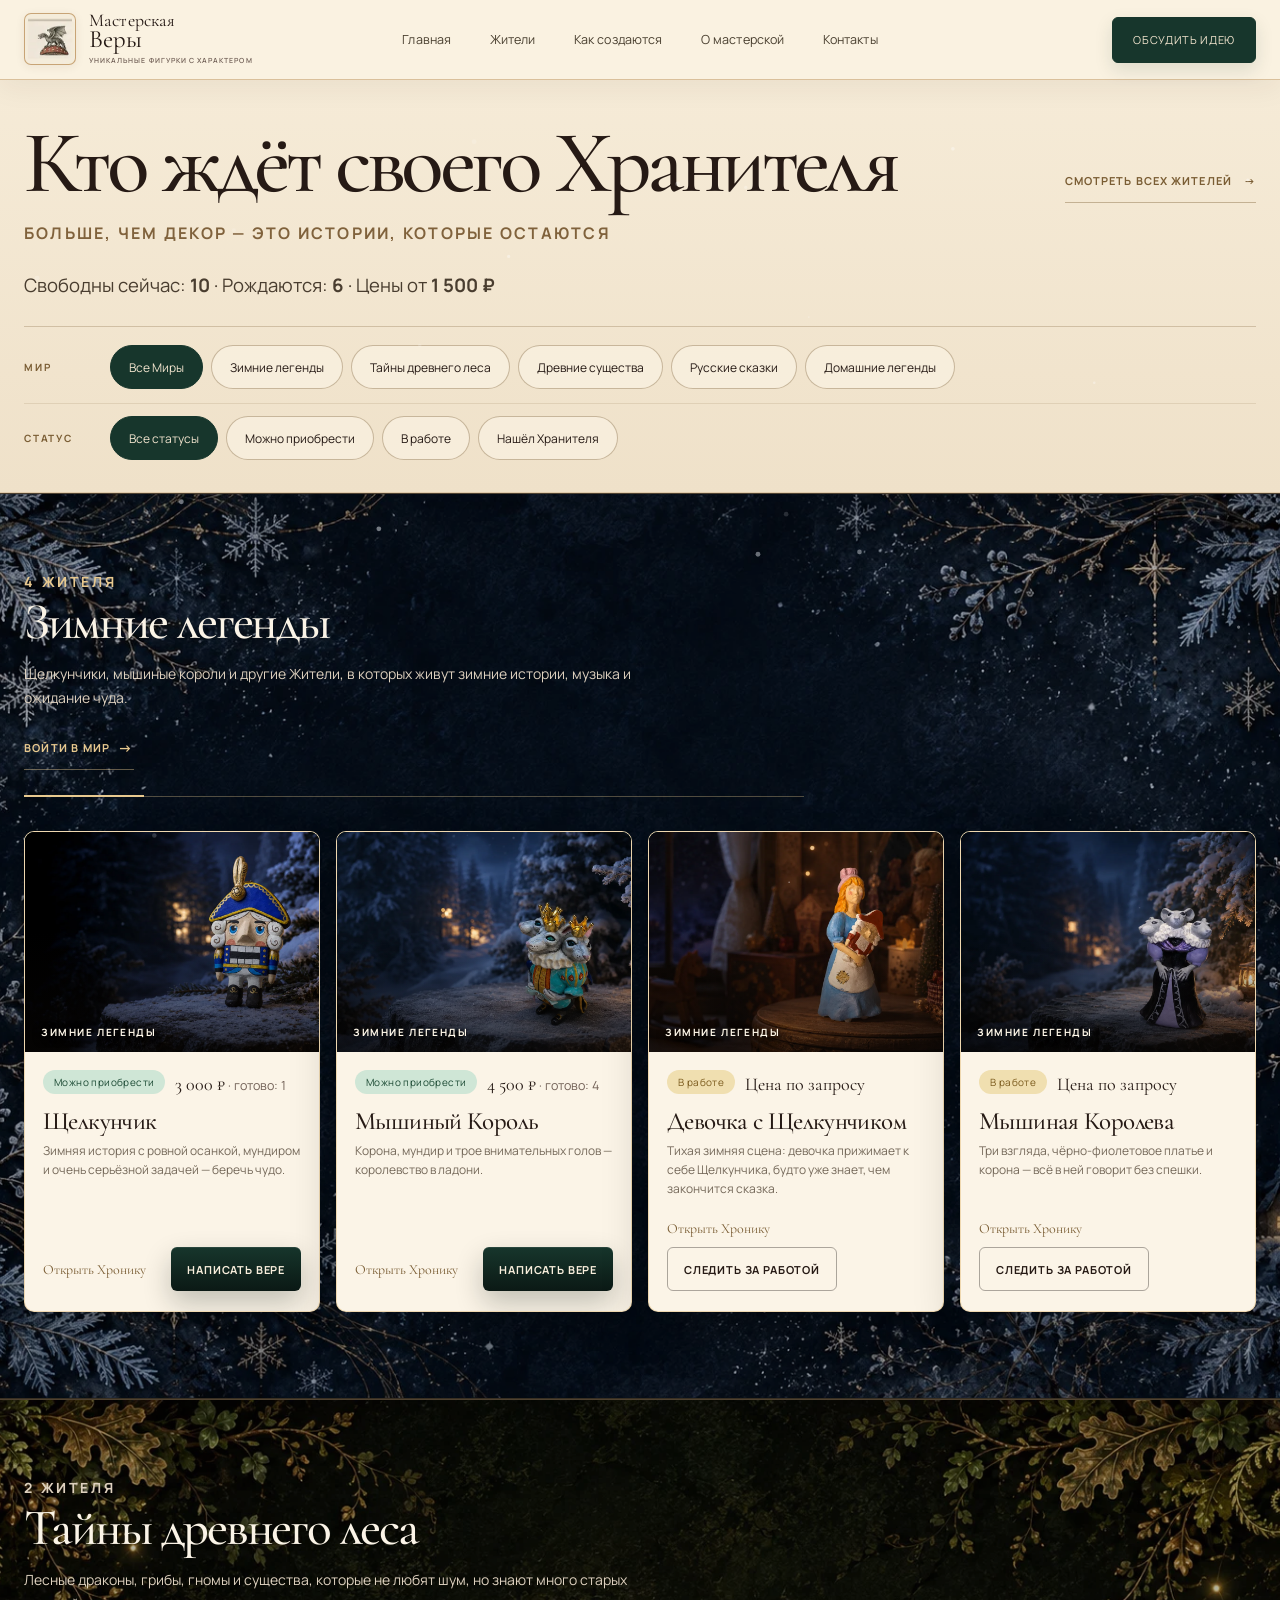
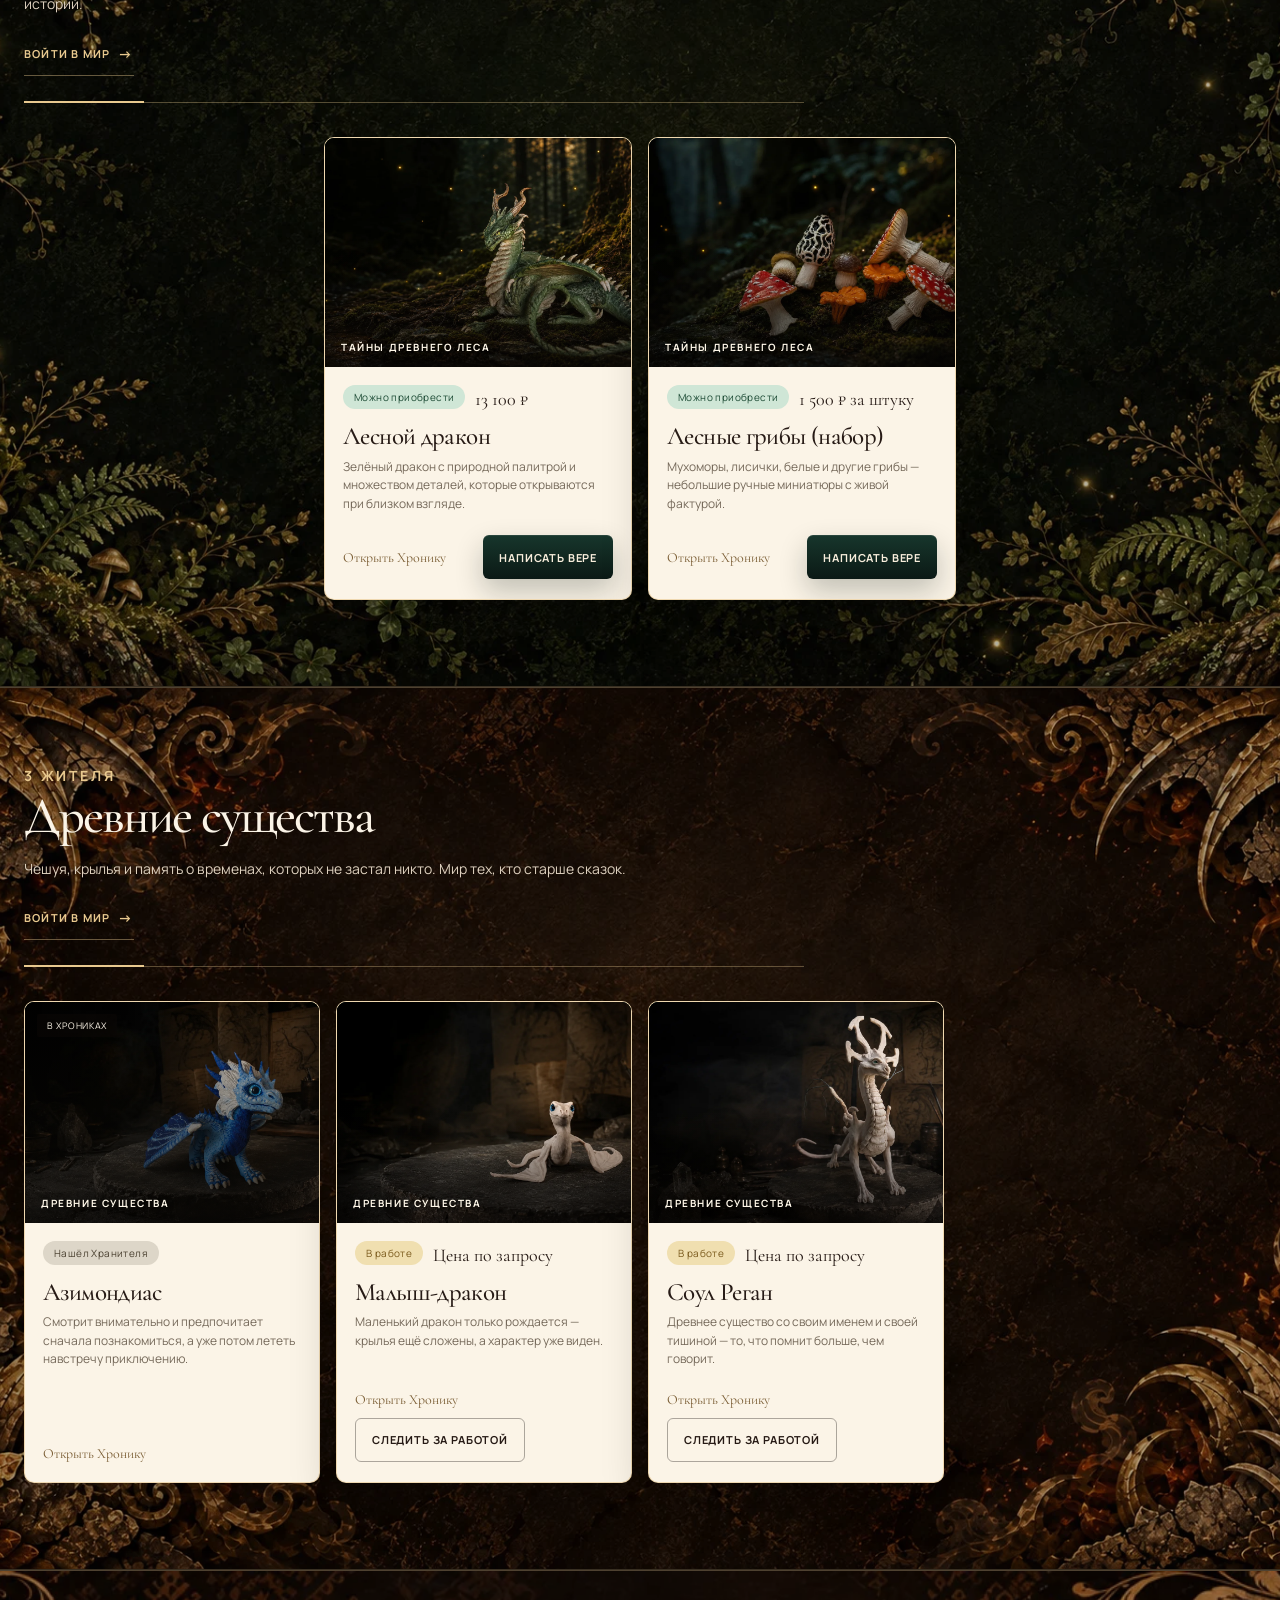
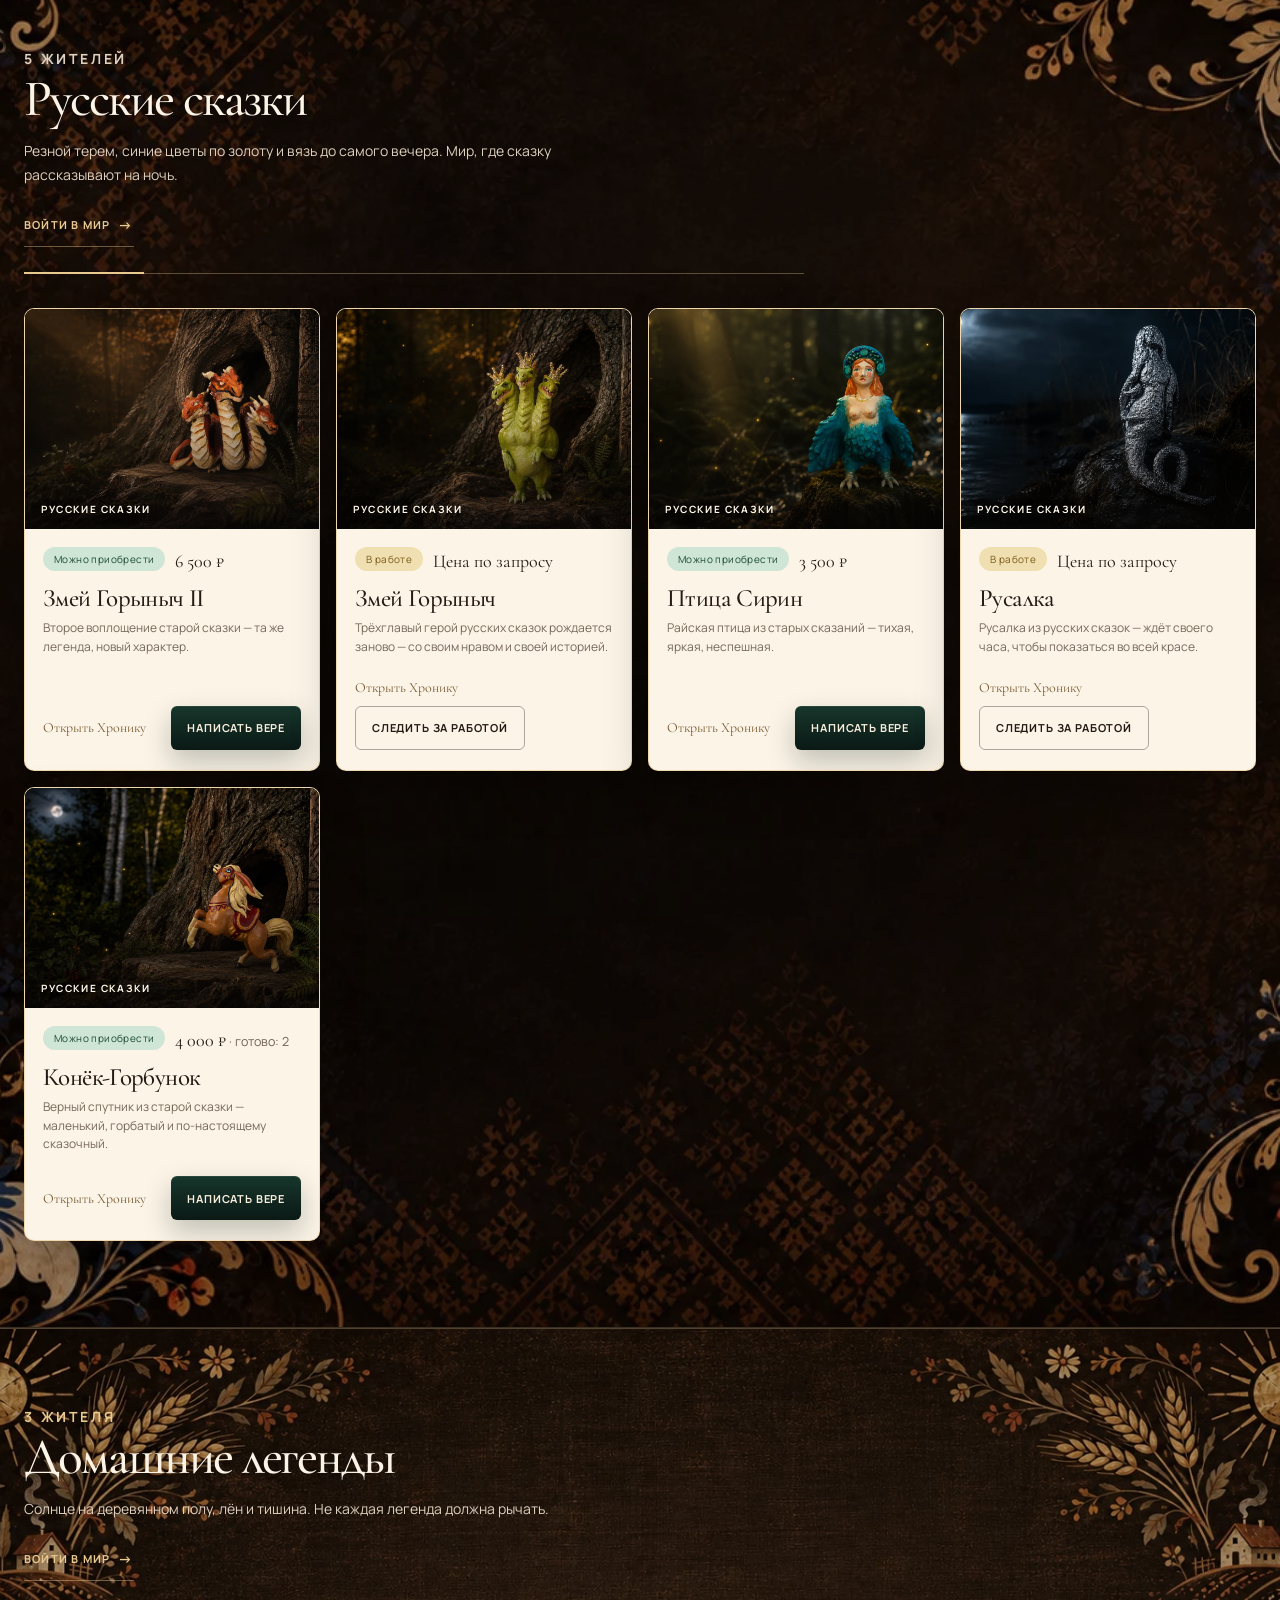
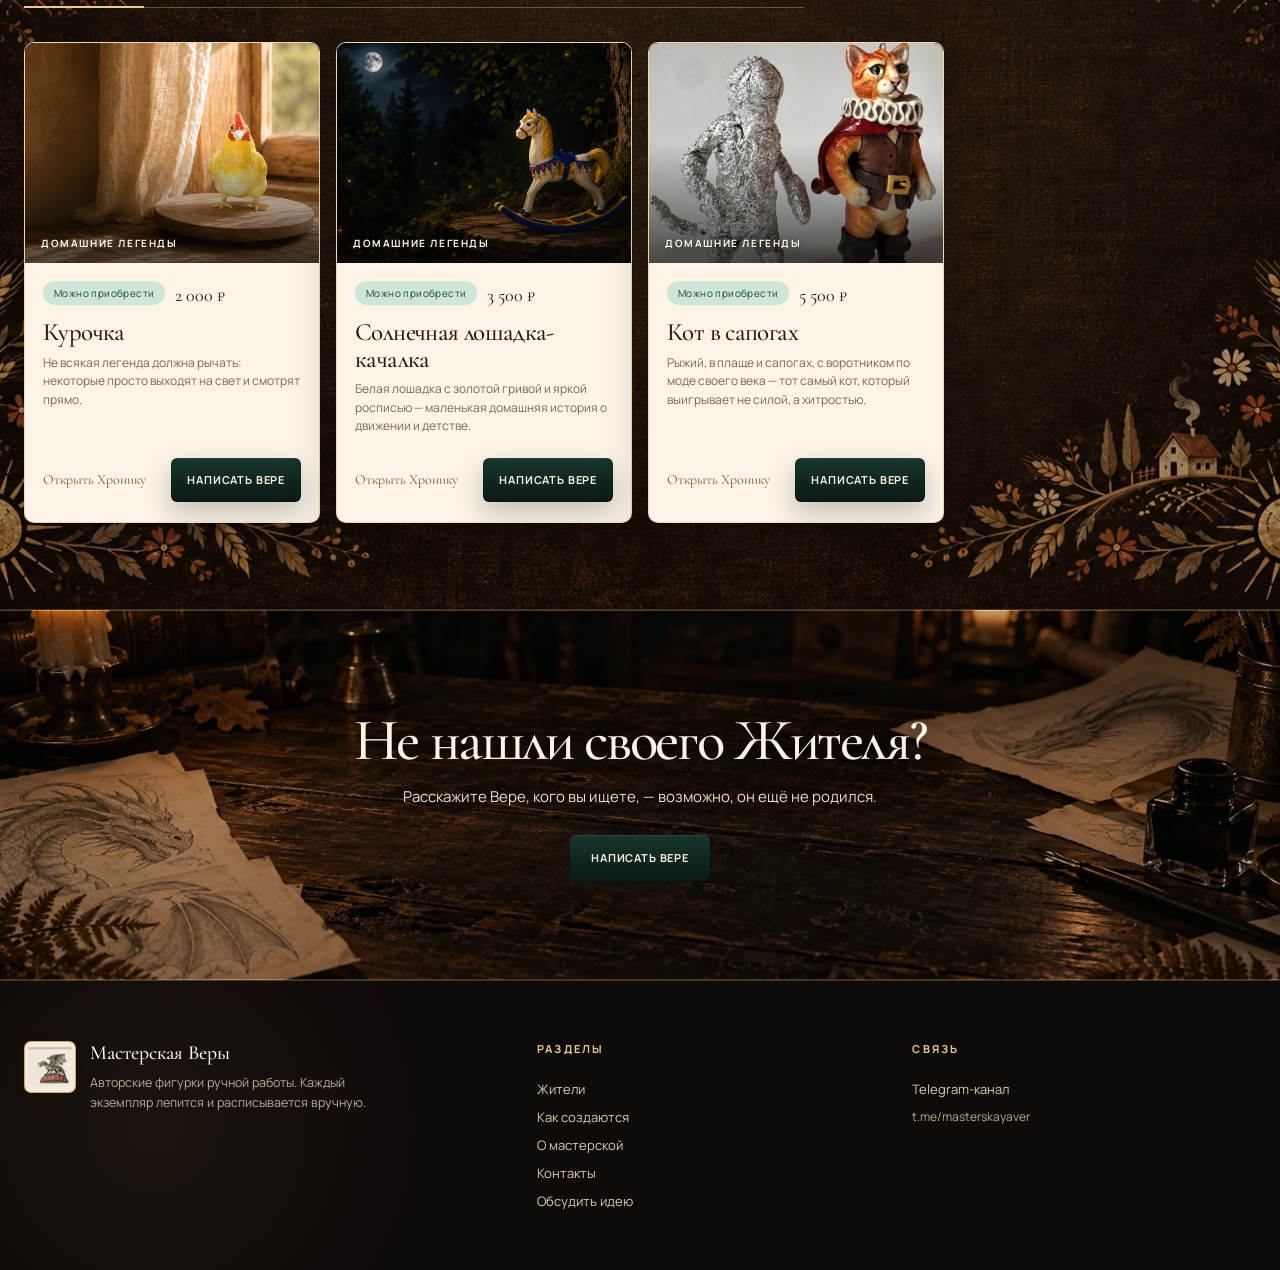
<file: residents.html>
<!doctype html>
<html lang="ru">
<head>
  <meta charset="utf-8">
  <meta name="viewport" content="width=device-width, initial-scale=1, viewport-fit=cover">
  <meta name="theme-color" content="#f6efdf">
  <title>Жители — Мастерская Веры</title>
  <meta name="description" content="Все Жители Мастерской Веры: свободные работы, будущие фигурки в работе и проданные истории в Хрониках.">
  <meta name="robots" content="index,follow">
  <meta property="og:locale" content="ru_RU">
  <meta property="og:type" content="website">
  <meta property="og:site_name" content="Мастерская Веры">
  <meta property="og:image" content="https://dmitriyromanychev0000-lab.github.io/masterskaya-very/assets/process/05-compare-side.jpg">
  <meta property="og:image:width" content="1124">
  <meta property="og:image:height" content="749">
  <meta property="og:image:alt" content="Авторская фигурка ручной работы из мастерской Веры">
  <meta property="og:title" content="Жители — Мастерская Веры">
  <meta property="og:description" content="Все Жители Мастерской Веры: свободные работы, будущие фигурки в работе и проданные истории в Хрониках.">
  <meta property="og:url" content="https://dmitriyromanychev0000-lab.github.io/masterskaya-very/residents.html">
  <meta name="twitter:card" content="summary_large_image">
  <meta name="twitter:image" content="https://dmitriyromanychev0000-lab.github.io/masterskaya-very/assets/process/05-compare-side.jpg">
  <meta name="twitter:title" content="Жители — Мастерская Веры">
  <meta name="twitter:description" content="Все Жители Мастерской Веры: свободные работы, будущие фигурки в работе и проданные истории в Хрониках.">
  <link rel="canonical" href="https://dmitriyromanychev0000-lab.github.io/masterskaya-very/residents.html">
  <link rel="stylesheet" href="styles.css?v=overlay-fix-5">
</head>
<body>
  <header class="site-header" data-header>
    <a class="brand" href="index.html" aria-label="Мастерская Веры — на главную">
      <span class="brand-mark" aria-hidden="true">V</span>
      <span class="brand-copy"><strong>Мастерская</strong><span>Веры</span></span>
    </a>

    <nav class="desktop-nav" aria-label="Основная навигация">
      <a href="index.html">Главная</a>
      <a href="residents.html" aria-current="page">Жители</a>
      <a href="process.html">Как создаются</a>
      <a href="about.html">О мастерской</a>
      <a href="contact.html">Контакты</a>
    </nav>

    <div class="header-actions">
      <a class="order-link" href="create.html">Обсудить идею</a>
      <button class="menu-button" type="button" aria-label="Открыть меню" aria-expanded="false" aria-controls="mobile-menu" data-menu-button>
        <span></span><span></span>
      </button>
    </div>
  </header>

  <div class="mobile-menu" id="mobile-menu" data-mobile-menu hidden>
    <nav aria-label="Мобильная навигация">
      <a href="index.html">Главная</a>
      <a href="residents.html" aria-current="page">Жители</a>
      <a href="process.html">Как создаются</a>
      <a href="about.html">О мастерской</a>
      <a href="contact.html">Контакты</a>
    </nav>
    <a class="button button-primary" href="create.html">Обсудить идею</a>
  </div>

  <main id="top">
    <section class="residents-intro" aria-labelledby="residents-title">
      <div class="residents-heading-row">
        <div>
          <h1 id="residents-title">Кто ждёт своего Хранителя</h1>
          <p class="residents-lead">Больше, чем декор — это истории, которые остаются</p>
        </div>
        <a class="residents-view-all" href="#world-winter">Смотреть всех Жителей <span aria-hidden="true">→</span></a>
      </div>
      <p class="residents-summary">Свободны сейчас: <strong data-residents-available>10</strong><span aria-hidden="true"> · </span>Рождаются: <strong data-residents-progress>6</strong><span aria-hidden="true"> · </span>Цены от <strong data-residents-min-price>1 500 ₽</strong></p>

      <div class="residents-filter-row" aria-label="Фильтры Жителей">
        <div class="resident-filter-group">
          <p class="resident-filter-label">Мир</p>
          <div class="filters" role="group" aria-label="Фильтр по Миру">
            <button class="chip is-active" type="button" data-filter-world="" aria-pressed="true">Все Миры</button>
            <button class="chip" type="button" data-filter-world="winter" aria-pressed="false">Зимние легенды</button>
            <button class="chip" type="button" data-filter-world="forest" aria-pressed="false">Тайны древнего леса</button>
            <button class="chip" type="button" data-filter-world="dragons" aria-pressed="false">Древние существа</button>
            <button class="chip" type="button" data-filter-world="russian" aria-pressed="false">Русские сказки</button>
            <button class="chip" type="button" data-filter-world="home" aria-pressed="false">Домашние легенды</button>
          </div>
        </div>
        <div class="resident-filter-group">
          <p class="resident-filter-label">Статус</p>
          <div class="filters" role="group" aria-label="Фильтр по статусу">
            <button class="chip is-active" type="button" data-filter-status="" aria-pressed="true">Все статусы</button>
            <button class="chip" type="button" data-filter-status="resident-status-available" aria-pressed="false">Можно приобрести</button>
            <button class="chip" type="button" data-filter-status="resident-status-progress" aria-pressed="false">В работе</button>
            <button class="chip" type="button" data-filter-status="resident-status-archive" aria-pressed="false">Нашёл Хранителя</button>
          </div>
        </div>
      </div>
    </section>

    <section class="res-world res-world--paper" data-world="winter" aria-labelledby="world-winter">
      <div class="res-world-head">
        <p class="eyebrow">4 Жителя</p>
        <h2 id="world-winter">Зимние легенды</h2>
        <p>Щелкунчики, мышиные короли и другие Жители, в которых живут зимние истории, музыка и ожидание чуда.</p>
        <a class="res-world-link" href="collection.html?world=winter">Войти в Мир <span aria-hidden="true">→</span></a>
      </div>

      <div class="resident-grid">
        <article class="resident-card">
          <div class="resident-media">
              <span class="resident-photo resident-photo-direct" role="img" aria-label="Щелкунчик — фигурка ручной работы" style="background-image:url('assets/residents/peaceful/nutcracker.webp')"></span>
            </div>
          <div class="resident-copy">
            <div class="resident-facts"><span class="resident-status resident-status-available">Можно приобрести</span><p class="resident-meta"><span class="resident-price">3000 ₽</span><span class="resident-stock">готово: 1</span></p></div>
            <h3>Щелкунчик</h3>
            <p class="resident-teaser">Зимняя история с ровной осанкой, мундиром и очень серьёзной задачей — беречь чудо.</p>
            
            
            
            <div class="resident-actions">
              <a class="text-link" href="chronicle.html?resident=nutcracker">Открыть Хронику</a>
              <a class="button button-primary button-small" href="https://t.me/masterskayaver">Написать Вере</a>
            </div>
          </div>
        </article>

        <article class="resident-card">
          <div class="resident-media">
              <span class="resident-photo resident-photo-direct" role="img" aria-label="Мышиный Король — фигурка ручной работы" style="background-image:url('assets/residents/peaceful/mouse-king.webp')"></span>
            </div>
          <div class="resident-copy">
            <div class="resident-facts"><span class="resident-status resident-status-available">Можно приобрести</span><p class="resident-meta"><span class="resident-price">4500 ₽</span><span class="resident-stock">готово: 4</span></p></div>
            <h3>Мышиный Король</h3>
            <p class="resident-teaser">Корона, мундир и трое внимательных голов — королевство в ладони.</p>
            
            
            
            <div class="resident-actions">
              <a class="text-link" href="chronicle.html?resident=mouse-king">Открыть Хронику</a>
              <a class="button button-primary button-small" href="https://t.me/masterskayaver">Написать Вере</a>
            </div>
          </div>
        </article>

        <article class="resident-card">
          <div class="resident-media">
              <span class="resident-photo resident-photo-direct" role="img" aria-label="Девочка с Щелкунчиком — фигурка ручной работы" style="background-image:url('assets/residents/peaceful/mari.webp')"></span>
            </div>
          <div class="resident-copy">
            <div class="resident-facts"><span class="resident-status resident-status-progress">В работе</span><p class="resident-meta"><span class="resident-price">Цена по запросу</span></p></div>
            <h3>Девочка с Щелкунчиком</h3>
            <p class="resident-teaser">Тихая зимняя сцена: девочка прижимает к себе Щелкунчика, будто уже знает, чем закончится сказка.</p>
            
            
            
            <div class="resident-actions">
              <a class="text-link" href="chronicle.html?resident=mari">Открыть Хронику</a>
              <a class="button button-outline button-small" href="https://t.me/masterskayaver">Следить за работой</a>
            </div>
          </div>
        </article>

        <article class="resident-card">
          <div class="resident-media">
              <span class="resident-photo resident-photo-direct" role="img" aria-label="Мышиная Королева — фигурка ручной работы" style="background-image:url('assets/residents/peaceful/mouse-queen.webp')"></span>
            </div>
          <div class="resident-copy">
            <div class="resident-facts"><span class="resident-status resident-status-progress">В работе</span><p class="resident-meta"><span class="resident-price">Цена по запросу</span></p></div>
            <h3>Мышиная Королева</h3>
            <p class="resident-teaser">Три взгляда, чёрно-фиолетовое платье и корона — всё в ней говорит без спешки.</p>
            
            
            
            <div class="resident-actions">
              <a class="text-link" href="chronicle.html?resident=mouse-queen">Открыть Хронику</a>
              <a class="button button-outline button-small" href="https://t.me/masterskayaver">Следить за работой</a>
            </div>
          </div>
        </article>
      </div>
    </section>

    <section class="res-world res-world--night" data-world="forest" aria-labelledby="world-forest">
      <div class="res-world-head">
        <p class="eyebrow">2 Жителя</p>
        <h2 id="world-forest">Тайны древнего леса</h2>
        <p>Лесные драконы, грибы, гномы и существа, которые не любят шум, но знают много старых историй.</p>
        <a class="res-world-link" href="collection.html?world=forest">Войти в Мир <span aria-hidden="true">→</span></a>
      </div>

      <div class="resident-grid">
        <article class="resident-card">
          <div class="resident-media">
              <span class="resident-photo resident-photo-direct" role="img" aria-label="Лесной дракон — фигурка ручной работы" style="background-image:url('assets/residents/peaceful/forest-dragon.webp')"></span>
            </div>
          <div class="resident-copy">
            <div class="resident-facts"><span class="resident-status resident-status-available">Можно приобрести</span><p class="resident-meta"><span class="resident-price">13100 ₽</span></p></div>
            <h3>Лесной дракон</h3>
            <p class="resident-teaser">Зелёный дракон с природной палитрой и множеством деталей, которые открываются при близком взгляде.</p>
            
            
            
            <div class="resident-actions">
              <a class="text-link" href="chronicle.html?resident=forest-dragon">Открыть Хронику</a>
              <a class="button button-primary button-small" href="https://t.me/masterskayaver">Написать Вере</a>
            </div>
          </div>
        </article>

        <article class="resident-card">
          <div class="resident-media">
              <span class="resident-photo resident-photo-direct" role="img" aria-label="Лесные грибы (набор) — фигурка ручной работы" style="background-image:url('assets/residents/peaceful/mushrooms.webp')"></span>
            </div>
          <div class="resident-copy">
            <div class="resident-facts"><span class="resident-status resident-status-available">Можно приобрести</span><p class="resident-meta"><span class="resident-price">1500 ₽ за штуку</span></p></div>
            <h3>Лесные грибы (набор)</h3>
            <p class="resident-teaser">Мухоморы, лисички, белые и другие грибы — небольшие ручные миниатюры с живой фактурой.</p>
            
            
            
            <div class="resident-actions">
              <a class="text-link" href="chronicle.html?resident=mushrooms">Открыть Хронику</a>
              <a class="button button-primary button-small" href="https://t.me/masterskayaver">Написать Вере</a>
            </div>
          </div>
        </article>
      </div>
    </section>

    <section class="res-world res-world--paper" data-world="dragons" aria-labelledby="world-ancients">
      <div class="res-world-head">
        <p class="eyebrow">3 Жителя</p>
        <h2 id="world-ancients">Древние существа</h2>
        <p>Чешуя, крылья и память о временах, которых не застал никто. Мир тех, кто старше сказок.</p>
        <a class="res-world-link" href="collection.html?world=dragons">Войти в Мир <span aria-hidden="true">→</span></a>
      </div>

      <div class="resident-grid">
        <article class="resident-card resident-card-archive">
          <div class="resident-media">
              <span class="resident-photo resident-photo-direct" role="img" aria-label="Азимондиас — фигурка ручной работы" style="background-image:url('assets/residents/peaceful/azimondias.webp')"></span>
              <span class="resident-archive-tag">В Хрониках</span>
            </div>
          <div class="resident-copy">
            <div class="resident-facts"><span class="resident-status resident-status-archive">Нашёл Хранителя</span></div>
            <h3>Азимондиас</h3>
            <p class="resident-teaser">Смотрит внимательно и предпочитает сначала познакомиться, а уже потом лететь навстречу приключению.</p>
            
            
            <div class="resident-actions">
              <a class="text-link" href="chronicle.html?resident=azimondias">Открыть Хронику</a>
            </div>
          </div>
        </article>

        <article class="resident-card">
          <div class="resident-media">
              <span class="resident-photo resident-photo-direct" role="img" aria-label="Малыш-дракон — фигурка ручной работы" style="background-image:url('assets/residents/peaceful/baby-dragon.webp')"></span>
            </div>
          <div class="resident-copy">
            <div class="resident-facts"><span class="resident-status resident-status-progress">В работе</span><p class="resident-meta"><span class="resident-price">Цена по запросу</span></p></div>
            <h3>Малыш-дракон</h3>
            <p class="resident-teaser">Маленький дракон только рождается — крылья ещё сложены, а характер уже виден.</p>
            
            
            
            <div class="resident-actions">
              <a class="text-link" href="chronicle.html?resident=baby-dragon">Открыть Хронику</a>
              <a class="button button-outline button-small" href="https://t.me/masterskayaver">Следить за работой</a>
            </div>
          </div>
        </article>

        <article class="resident-card">
          <div class="resident-media">
              <span class="resident-photo resident-photo-direct" role="img" aria-label="Соул Реган — фигурка ручной работы" style="background-image:url('assets/residents/peaceful/soul-regan.webp')"></span>
            </div>
          <div class="resident-copy">
            <div class="resident-facts"><span class="resident-status resident-status-progress">В работе</span><p class="resident-meta"><span class="resident-price">Цена по запросу</span></p></div>
            <h3>Соул Реган</h3>
            <p class="resident-teaser">Древнее существо со своим именем и своей тишиной — то, что помнит больше, чем говорит.</p>
            
            
            
            <div class="resident-actions">
              <a class="text-link" href="chronicle.html?resident=soul-regan">Открыть Хронику</a>
              <a class="button button-outline button-small" href="https://t.me/masterskayaver">Следить за работой</a>
            </div>
          </div>
        </article>
      </div>
    </section>

    <section class="res-world res-world--night" data-world="russian" aria-labelledby="world-russian">
      <div class="res-world-head">
        <p class="eyebrow">5 Жителей</p>
        <h2 id="world-russian">Русские сказки</h2>
        <p>Резной терем, синие цветы по золоту и вязь до самого вечера. Мир, где сказку рассказывают на ночь.</p>
        <a class="res-world-link" href="collection.html?world=russian">Войти в Мир <span aria-hidden="true">→</span></a>
      </div>

      <div class="resident-grid">
        <article class="resident-card">
          <div class="resident-media">
              <span class="resident-photo resident-photo-direct" role="img" aria-label="Змей Горыныч II — фигурка ручной работы" style="background-image:url('assets/residents/peaceful/gorynych-2.webp')"></span>
            </div>
          <div class="resident-copy">
            <div class="resident-facts"><span class="resident-status resident-status-available">Можно приобрести</span><p class="resident-meta"><span class="resident-price">6500 ₽</span></p></div>
            <h3>Змей Горыныч II</h3>
            <p class="resident-teaser">Второе воплощение старой сказки — та же легенда, новый характер.</p>
            
            
            
            <div class="resident-actions">
              <a class="text-link" href="chronicle.html?resident=gorynych-2">Открыть Хронику</a>
              <a class="button button-primary button-small" href="https://t.me/masterskayaver">Написать Вере</a>
            </div>
          </div>
        </article>

        <article class="resident-card">
          <div class="resident-media">
              <span class="resident-photo resident-photo-direct" role="img" aria-label="Змей Горыныч — фигурка ручной работы" style="background-image:url('assets/residents/peaceful/gorynych.webp')"></span>
            </div>
          <div class="resident-copy">
            <div class="resident-facts"><span class="resident-status resident-status-progress">В работе</span><p class="resident-meta"><span class="resident-price">Цена по запросу</span></p></div>
            <h3>Змей Горыныч</h3>
            <p class="resident-teaser">Трёхглавый герой русских сказок рождается заново — со своим нравом и своей историей.</p>
            
            
            
            <div class="resident-actions">
              <a class="text-link" href="chronicle.html?resident=gorynych">Открыть Хронику</a>
              <a class="button button-outline button-small" href="https://t.me/masterskayaver">Следить за работой</a>
            </div>
          </div>
        </article>

        <article class="resident-card">
          <div class="resident-media">
              <span class="resident-photo resident-photo-direct" role="img" aria-label="Птица Сирин — фигурка ручной работы" style="background-image:url('assets/residents/peaceful/sirin.webp')"></span>
            </div>
          <div class="resident-copy">
            <div class="resident-facts"><span class="resident-status resident-status-available">Можно приобрести</span><p class="resident-meta"><span class="resident-price">3500 ₽</span></p></div>
            <h3>Птица Сирин</h3>
            <p class="resident-teaser">Райская птица из старых сказаний — тихая, яркая, неспешная.</p>
            
            
            
            <div class="resident-actions">
              <a class="text-link" href="chronicle.html?resident=sirin">Открыть Хронику</a>
              <a class="button button-primary button-small" href="https://t.me/masterskayaver">Написать Вере</a>
            </div>
          </div>
        </article>

        <article class="resident-card">
          <div class="resident-media">
              <span class="resident-photo resident-photo-direct" role="img" aria-label="Русалка — фигурка ручной работы" style="background-image:url('assets/residents/peaceful/mermaid.webp')"></span>
            </div>
          <div class="resident-copy">
            <div class="resident-facts"><span class="resident-status resident-status-progress">В работе</span><p class="resident-meta"><span class="resident-price">Цена по запросу</span></p></div>
            <h3>Русалка</h3>
            <p class="resident-teaser">Русалка из русских сказок — ждёт своего часа, чтобы показаться во всей красе.</p>
            
            
            
            <div class="resident-actions">
              <a class="text-link" href="chronicle.html?resident=mermaid">Открыть Хронику</a>
              <a class="button button-outline button-small" href="https://t.me/masterskayaver">Следить за работой</a>
            </div>
          </div>
        </article>

        <article class="resident-card">
          <div class="resident-media">
              <span class="resident-photo resident-photo-direct" role="img" aria-label="Конёк-Горбунок — фигурка ручной работы" style="background-image:url('assets/residents/peaceful/humpbacked-horse.webp')"></span>
            </div>
          <div class="resident-copy">
            <div class="resident-facts"><span class="resident-status resident-status-available">Можно приобрести</span><p class="resident-meta"><span class="resident-price">4000 ₽</span><span class="resident-stock">готово: 2</span></p></div>
            <h3>Конёк-Горбунок</h3>
            <p class="resident-teaser">Верный спутник из старой сказки — маленький, горбатый и по-настоящему сказочный.</p>
            
            
            
            <div class="resident-actions">
              <a class="text-link" href="chronicle.html?resident=humpbacked-horse">Открыть Хронику</a>
              <a class="button button-primary button-small" href="https://t.me/masterskayaver">Написать Вере</a>
            </div>
          </div>
        </article>
      </div>
    </section>

    <section class="res-world res-world--paper" data-world="home" aria-labelledby="world-home">
      <div class="res-world-head">
        <p class="eyebrow">3 Жителя</p>
        <h2 id="world-home">Домашние легенды</h2>
        <p>Солнце на деревянном полу, лён и тишина. Не каждая легенда должна рычать.</p>
        <a class="res-world-link" href="collection.html?world=home">Войти в Мир <span aria-hidden="true">→</span></a>
      </div>

      <div class="resident-grid">
        <article class="resident-card">
          <div class="resident-media">
              <span class="resident-photo resident-photo-direct" role="img" aria-label="Курочка — фигурка ручной работы" style="background-image:url('assets/residents/peaceful/hen.webp')"></span>
            </div>
          <div class="resident-copy">
            <div class="resident-facts"><span class="resident-status resident-status-available">Можно приобрести</span><p class="resident-meta"><span class="resident-price">2000 ₽</span></p></div>
            <h3>Курочка</h3>
            <p class="resident-teaser">Не всякая легенда должна рычать: некоторые просто выходят на свет и смотрят прямо.</p>
            
            
            
            <div class="resident-actions">
              <a class="text-link" href="chronicle.html?resident=hen">Открыть Хронику</a>
              <a class="button button-primary button-small" href="https://t.me/masterskayaver">Написать Вере</a>
            </div>
          </div>
        </article>

        <article class="resident-card">
          <div class="resident-media">
              <span class="resident-photo resident-photo-direct" role="img" aria-label="Солнечная лошадка-качалка — фигурка ручной работы" style="background-image:url('assets/residents/peaceful/rocking-horse.webp')"></span>
            </div>
          <div class="resident-copy">
            <div class="resident-facts"><span class="resident-status resident-status-available">Можно приобрести</span><p class="resident-meta"><span class="resident-price">3500 ₽</span></p></div>
            <h3>Солнечная лошадка-качалка</h3>
            <p class="resident-teaser">Белая лошадка с золотой гривой и яркой росписью — маленькая домашняя история о движении и детстве.</p>
            
            
            
            <div class="resident-actions">
              <a class="text-link" href="chronicle.html?resident=rocking-horse">Открыть Хронику</a>
              <a class="button button-primary button-small" href="https://t.me/masterskayaver">Написать Вере</a>
            </div>
          </div>
        </article>

        <article class="resident-card">
          <div class="resident-media">
              <span class="resident-photo resident-photo-direct" role="img" aria-label="Кот в сапогах — фигурка ручной работы" style="background-image:url('assets/process/05-compare-side.jpg')"></span>
            </div>
          <div class="resident-copy">
            <div class="resident-facts"><span class="resident-status resident-status-available">Можно приобрести</span><p class="resident-meta"><span class="resident-price">5500 ₽</span></p></div>
            <h3>Кот в сапогах</h3>
            <p class="resident-teaser">Рыжий, в плаще и сапогах, с воротником по моде своего века — тот самый кот, который выигрывает не силой, а хитростью.</p>
            
            
            
            <div class="resident-actions">
              <a class="text-link" href="chronicle.html?resident=puss-in-boots">Открыть Хронику</a>
              <a class="button button-primary button-small" href="https://t.me/masterskayaver">Написать Вере</a>
            </div>
          </div>
        </article>
      </div>
    </section>

    <section class="keeper-cta">
      <h2>Не нашли своего Жителя?</h2>
      <p>Расскажите Вере, кого вы ищете, — возможно, он ещё не родился.</p>
      <a class="button button-primary" href="https://t.me/masterskayaver">Написать Вере</a>
    </section>
  </main>

  <footer class="site-footer">
    <div class="footer-brand">
      <span class="brand-mark" aria-hidden="true">V</span>
      <div>
        <strong>Мастерская Веры</strong>
        <p>Авторские фигурки ручной работы. Каждый экземпляр лепится и расписывается вручную.</p>
      </div>
    </div>
    <nav class="footer-nav" aria-label="Разделы">
      <p class="eyebrow">Разделы</p>
      <a href="residents.html">Жители</a>
      <a href="process.html">Как создаются</a>
      <a href="about.html">О мастерской</a>
      <a href="contact.html">Контакты</a>
      <a href="create.html">Обсудить идею</a>
    </nav>
    <div class="footer-contact">
      <p class="eyebrow">Связь</p>
      <a href="https://t.me/masterskayaver">Telegram-канал</a>
      <span>t.me/masterskayaver</span>
    </div>
  </footer>

  <script src="app.js?v=chronicle-copy-1"></script>
</body>
</html>
</file>
<file: styles.css>
@import url("https://fonts.googleapis.com/css2?family=Cormorant+Garamond:ital,wght@0,400;0,500;1,400;1,500&family=Manrope:wght@400;500;600;700&family=Marck+Script&display=swap");

:root {
  --night: #120d0b;
  --ink: #261a15;
  --ink-soft: #2f231d;
  --paper: #f0e3cd;
  --paper-light: #fbf4e7;
  --paper-deep: var(--paper-light);
  --forest: #17362c;
  --forest-deep: #0b1915;
  --wine: #78272b;
  --gold: #b78a4f;
  --gold-ink: #7a5d34;
  --gold-light: #e8c98f;
  --cream: #fbf4e7;
  --muted: #726157;
  --line: rgba(38, 26, 21, .13);
  --line-dark: rgba(251, 244, 231, .15);
  --serif: 'Cormorant Garamond', Georgia, 'Times New Roman', serif;
  --sans: 'Manrope', Arial, ui-sans-serif, system-ui, -apple-system, BlinkMacSystemFont, 'Segoe UI', sans-serif;
  --script: 'Marck Script', 'Cormorant Garamond', cursive;
  --safe-top: env(safe-area-inset-top, 0px);
  --header-core-h: 74px;
  --header-h: calc(var(--header-core-h) + var(--safe-top));
  --content: 82rem;
  --radius-btn: 6px;
}

* { box-sizing: border-box; }
html { scroll-behavior: smooth; background: var(--paper); }
body { margin: 0; min-width: 320px; color: var(--ink); background: var(--paper); font-family: var(--sans); }
a { color: inherit; text-decoration: none; }
button, a { -webkit-tap-highlight-color: transparent; }
button { font: inherit; }
img { max-width: 100%; }

.site-header {
  position: fixed; z-index: 50; inset: 0 0 auto 0; height: var(--header-h);
  display: grid; grid-template-columns: 220px 1fr 220px; align-items: center;
  gap: 24px; padding: var(--safe-top) max(24px, calc((100vw - var(--content)) / 2)) 0;
  background: rgba(246, 239, 223, .88); border-bottom: 1px solid var(--line);
  backdrop-filter: blur(18px); transition: background .2s ease, box-shadow .2s ease;
}
.site-header.is-scrolled { background: rgba(246, 239, 223, .98); box-shadow: 0 10px 35px rgba(23,19,15,.08); }
.brand { display:inline-flex; align-items:center; gap:10px; width:fit-content; }
.brand-mark {
  display:block;
  width:44px;
  height:44px;
  flex:0 0 44px;
  overflow:hidden;
  border:1px solid rgba(183,138,79,.72);
  border-radius:5px;
  background:#0f1b16 url("assets/residents/green-dragon.webp") center/cover no-repeat;
  color:transparent;
  font-size:0;
  box-shadow:inset 0 0 0 1px rgba(251,244,231,.12);
}
.brand-copy { display:flex; flex-direction:column; font-family:var(--serif); line-height:.88; letter-spacing:.01em; color:var(--ink); }
.brand-copy strong { font-size:16px; font-weight:400; }
.brand-copy span { font-size:22px; }
.desktop-nav { display:flex; justify-content:center; gap:clamp(18px,3vw,40px); font-size:12px; color:#4a4030; }
.desktop-nav a { display:inline-flex; align-items:center; min-height:44px; transition:color .18s ease; }
.desktop-nav a:hover { color: var(--forest); }
.header-actions { justify-self:end; display:flex; align-items:center; gap:16px; }
.order-link { display:inline-flex; align-items:center; justify-content:center; min-height:44px; padding:0 15px; border:1px solid var(--forest); border-radius:var(--radius-btn); font-size:11px; letter-spacing:.06em; text-transform:uppercase; color: var(--paper); background: var(--forest); }
.menu-button { display:none; width:44px; height:44px; border:0; background:transparent; color:var(--ink); padding:12px 9px; }
.menu-button span { display:block; width:24px; height:1px; margin:6px auto; background:currentColor; transition:transform .2s ease; }
.menu-button[aria-expanded="true"] span:first-child { transform: translateY(3.5px) rotate(45deg); }
.menu-button[aria-expanded="true"] span:last-child { transform: translateY(-3.5px) rotate(-45deg); }

.mobile-menu { position:fixed; z-index:45; inset:var(--header-h) 0 0; overflow-y:auto; overscroll-behavior:contain; padding:28px 22px max(28px, env(safe-area-inset-bottom)); background: var(--night); color: var(--paper-light); }
.mobile-menu nav { display:grid; gap:4px; margin-bottom:28px; }
.mobile-menu nav a { min-height:56px; display:flex; align-items:center; padding:10px 2px; border-bottom:1px solid var(--line-dark); font:28px/1.08 var(--serif); }
.mobile-menu nav a[aria-current="page"] { color: var(--gold-light); }
html.menu-open, body.menu-open { overflow:hidden; overscroll-behavior:none; }
.mobile-menu { touch-action:pan-y; }

.eyebrow { margin:0 0 14px; font-size:11px; font-weight:700; letter-spacing:.2em; text-transform:uppercase; color: var(--gold-ink); }

.button { display:inline-flex; min-height:46px; align-items:center; justify-content:center; padding:0 21px; border-radius:var(--radius-btn); font-size:11px; font-weight:700; letter-spacing:.075em; text-transform:uppercase; border: 0; cursor: pointer; }
.button-primary { color:#f8eedc; background: linear-gradient(180deg, var(--forest), var(--forest-deep)); box-shadow:inset 0 1px rgba(255,255,255,.08), 0 12px 28px rgba(11,25,21,.24); }
.button-outline { color: var(--ink); background: transparent; border: 1px solid rgba(23,19,15,.35); }
.button-small { min-height: 44px; padding: 0 16px; }
.text-link { display: inline-flex; align-items: center; font-family:var(--serif); color: var(--ink); font-size:14px; }
.text-link span { padding-left:7px; color: var(--gold); }
.button span[aria-hidden="true"] { padding-left:7px; }

@media (hover:hover) {
  .button-primary { transition: transform .18s ease, filter .18s ease, box-shadow .18s ease; }
  .button-primary:hover { transform: translateY(-1px); filter: brightness(1.08); }
  .button-outline:hover { background: rgba(23,19,15,.05); }
  .text-link { transition: color .18s ease; }
  .text-link:hover { color: var(--forest); }
}

/* Pressed state stays the last word for every button colour. */
.button:active { transform: translateY(0); filter: brightness(.96); }

/* Hero */
.hero {
  position:relative;
  min-height:640px;
  padding:calc(var(--header-h) + 34px) max(24px,calc((100vw - var(--content))/2)) 0;
  overflow:hidden;
  background:
    radial-gradient(circle at 18% 16%,rgba(183,138,79,.10),transparent 23%),
    linear-gradient(180deg,#f8f1e5 0%,var(--paper) 100%);
  color:var(--ink);
}
.hero::before,
.hero::after {
  content:"";
  position:absolute;
  width:180px;
  height:180px;
  pointer-events:none;
  opacity:.16;
  border:1px solid rgba(122,93,52,.25);
  border-radius:50% 10% 50% 10%;
  transform:rotate(22deg);
}
.hero::before { left:-92px; top:128px; }
.hero::after { right:-86px; bottom:-86px; }
.hero-shell {
  display:grid;
  grid-template-columns:minmax(320px,.92fr) minmax(0,1.55fr);
  gap:clamp(28px,4.5vw,72px);
  width:100%;
  max-width:var(--content);
  min-height:540px;
  margin:0 auto;
  align-items:stretch;
}
.hero-copy {
  align-self:center;
  max-width:560px;
  padding:34px 0 58px;
  color:var(--ink);
}
.hero .eyebrow { color:var(--gold-ink); }
.hero h1 {
  margin:0;
  font:500 clamp(50px,5.6vw,78px)/.94 var(--serif);
  letter-spacing:-.05em;
}
.hero-lead {
  max-width:520px;
  margin:22px 0 0;
  color:#4f4036;
  font:17px/1.55 var(--sans);
}
.hero-actions { display:flex; align-items:center; gap:20px; margin-top:28px; flex-wrap:wrap; }
.hero .button-primary {
  background:linear-gradient(180deg,#b45839,#9f402b);
  box-shadow:0 10px 24px rgba(159,64,43,.18);
}
.hero-order-link {
  min-height:44px;
  display:inline-flex;
  align-items:center;
  color:var(--ink);
  border-bottom:1px solid rgba(38,26,21,.55);
  font-size:13px;
}
.hero-handmade {
  display:flex;
  align-items:center;
  gap:10px;
  max-width:280px;
  margin:34px 0 0;
  color:#4f4036;
  font-size:12px;
  line-height:1.45;
}
.hero-handmade span { color:var(--gold-ink); font-size:22px; }

.hero-showcase {
  display:grid;
  grid-template-columns:minmax(0,1.65fr) minmax(180px,.9fr);
  grid-template-rows:1fr 1fr;
  gap:3px;
  min-width:0;
  min-height:540px;
  overflow:hidden;
  background:#d7c8b3;
  border-left:1px solid rgba(122,93,52,.18);
  border-right:1px solid rgba(122,93,52,.18);
}
.hero-showcase-main,
.hero-showcase-small {
  position:relative;
  display:block;
  min-width:0;
  overflow:hidden;
  background:#15110e;
}
.hero-showcase-main { grid-row:1 / 3; min-height:540px; }
.hero-showcase-small { min-height:268px; }
.hero-showcase .resident-photo {
  background-size:400% auto;
  background-position-y:center;
  transition:transform .35s ease;
}
.hero-showcase-main .resident-photo { background-position-y:center; }
.hero-photo-note {
  position:absolute;
  z-index:2;
  left:28px;
  bottom:28px;
  max-width:180px;
  color:#fff7ea;
  font:400 24px/1.08 var(--script);
  text-shadow:0 2px 14px rgba(0,0,0,.8);
  transform:rotate(-4deg);
}
.hero-showcase-main::after,
.hero-showcase-small::after {
  content:"";
  position:absolute;
  inset:0;
  pointer-events:none;
  box-shadow:inset 0 0 0 1px rgba(246,239,223,.08);
}
@media (hover:hover) {
  .hero-showcase a:hover .resident-photo { transform:scale(1.025); }
}

/* Worlds grid */
.worlds {
  padding: 90px max(24px, calc((100vw - var(--content))/2));
  background: linear-gradient(180deg, #1a120e 0%, var(--night) 100%);
  color: var(--cream);
}
.worlds-head { max-width: 760px; margin-bottom: 38px; }
.worlds-head .eyebrow { color: var(--gold-light); }
.worlds-head h2 { margin: 0; font: 400 clamp(32px,4vw,52px)/1.08 var(--serif); letter-spacing: -.02em; color: var(--cream); }
.worlds-grid { display: grid; grid-template-columns: repeat(5, minmax(0, 1fr)); gap: 12px; }
.world-card {
  position: relative;
  min-width: 0;
  min-height: 310px;
  overflow: hidden;
  border: 1px solid rgba(232,201,143,.72);
  border-radius: 5px;
  background-color: #17120e;
  background-size: cover;
  background-position: center;
  box-shadow: 0 18px 36px rgba(0,0,0,.22);
}
.world-card[data-world="winter"] { background-image: url("assets/worlds/winter-desktop.webp"); }
.world-card[data-world="forest"] { background-image: url("assets/worlds/forest-desktop.webp"); }
.world-card[data-world="dragons"] { background-image: url("assets/worlds/dragons-desktop.webp"); }
.world-card[data-world="russian"] { background-image: url("assets/worlds/russian-desktop.webp"); }
.world-card[data-world="home"] { background-image: url("assets/worlds/home-desktop.webp"); }
.world-card::after {
  content:"";
  position:absolute;
  inset:0;
  background: linear-gradient(0deg, rgba(10,8,6,.94) 0%, rgba(10,8,6,.56) 48%, rgba(10,8,6,.12) 78%);
}
.world-card-copy {
  position: relative;
  z-index: 1;
  display: flex;
  flex-direction: column;
  justify-content: flex-end;
  min-height: 310px;
  padding: 22px 18px;
  color: var(--cream);
}
.world-card-copy h3 { margin: 0 0 8px; font: 500 22px/1.06 var(--serif); letter-spacing:-.04em; }
.world-card-copy p { margin: 0 0 12px; color: #d3c6b0; font-size: 11.5px; line-height: 1.45; }
.world-card-copy .text-link { color: var(--cream); font-size: 10px; }
@media (hover:hover) {
  .world-card { transition: transform .22s ease, box-shadow .22s ease; }
  .world-card:hover { transform: translateY(-3px); box-shadow: 0 18px 36px rgba(23,19,15,.22); }
}

/* Featured residents */
.keepers {
  padding: 88px max(24px, calc((100vw - var(--content))/2)) 96px;
  background: var(--paper);
  color: var(--ink);
}
.keepers-head {
  display:flex;
  justify-content:space-between;
  align-items:flex-end;
  gap:24px;
  flex-wrap:wrap;
  margin-bottom:30px;
}
.keepers-head .eyebrow { margin-bottom:9px; }
.keepers-head h2 {
  margin:0;
  max-width:560px;
  font:500 clamp(34px,4vw,52px)/1.04 var(--serif);
  letter-spacing:-.035em;
}
.keepers-all { color:var(--ink); }
.keepers-layout {
  display:grid;
  grid-template-columns:minmax(0,1fr) 116px;
  gap:28px;
  align-items:stretch;
}
.keepers-grid { display:grid; grid-template-columns:repeat(3,minmax(0,1fr)); gap:16px; }
.keepers-note {
  display:flex;
  align-items:center;
  padding-left:20px;
  border-left:1px solid rgba(122,93,52,.34);
  color:var(--gold-ink);
  font:500 14px/1.38 var(--serif);
  letter-spacing:.11em;
  text-transform:uppercase;
}
.keeper-card {
  min-width:0;
  overflow:hidden;
  border:1px solid rgba(183,138,79,.34);
  border-radius:8px;
  background:var(--paper-light);
  box-shadow:0 10px 24px rgba(38,26,21,.055);
}
.keeper-card-link {
  display:grid;
  grid-template-columns:minmax(120px,42%) minmax(0,1fr);
  min-height:154px;
  height:100%;
}
.keeper-media {
  position:relative;
  min-height:154px;
  aspect-ratio:auto;
  overflow:hidden;
  background:var(--night);
}
.keeper-summary {
  display:flex;
  align-items:center;
  justify-content:space-between;
  gap:14px;
  min-width:0;
  padding:18px 16px;
}
.keeper-summary h3 {
  margin:0 0 4px;
  font:500 clamp(21px,2vw,27px)/1.05 var(--serif);
  letter-spacing:-.02em;
}
.keeper-summary p { margin:0; color:var(--ink); font:500 18px/1.1 var(--serif); }
.keeper-blurb {
  display:block;
  max-width:210px;
  margin:0 0 9px;
  color:var(--muted);
  font-size:11px;
  line-height:1.42;
}
.keeper-arrow {
  display:grid;
  place-items:center;
  flex:0 0 auto;
  width:38px;
  height:38px;
  border:1px solid rgba(122,93,52,.72);
  border-radius:50%;
  color:var(--gold-ink);
  font-size:17px;
}
.keepers-mobile-all { display:none; }
@media (hover:hover) {
  .keeper-card { transition:transform .2s ease, box-shadow .2s ease, border-color .2s ease; }
  .keeper-card:hover { transform:translateY(-3px); border-color:rgba(122,93,52,.75); box-shadow:0 18px 36px rgba(38,26,21,.11); }
}

/* About */
.about-teaser {
  padding:86px max(24px,calc((100vw - var(--content))/2)) 74px;
  overflow:hidden;
  background:
    radial-gradient(circle at 92% 16%, rgba(183,138,79,.11), transparent 26%),
    var(--paper-light);
  color:var(--ink);
}
.about-teaser-layout {
  display:grid;
  grid-template-columns:minmax(280px,.8fr) minmax(0,1.35fr);
  gap:clamp(34px,5vw,72px);
  align-items:center;
}
.about-teaser-head { max-width:620px; }
.about-teaser-head h2 { margin:0 0 16px; font:500 clamp(40px,4.8vw,62px)/.98 var(--serif); letter-spacing:-.045em; }
.about-lead { max-width:560px; margin:0 0 24px; color:#564a37; font-size:14px; line-height:1.65; }
.about-teaser-gallery {
  position:relative;
  display:grid;
  grid-template-columns:repeat(3,minmax(0,1fr));
  gap:10px;
  min-height:390px;
  align-items:center;
}
.about-teaser-shot {
  position:relative;
  margin:0;
  overflow:hidden;
  aspect-ratio:3/4;
  border:8px solid #fff9ec;
  box-shadow:0 14px 28px rgba(63,43,25,.17);
  background:var(--paper);
}
.about-teaser-shot img,
.about-teaser-shot .resident-photo { position:absolute; inset:0; width:100%; height:100%; object-fit:cover; }
.about-teaser-shot--left { transform:rotate(-4deg) translateY(8px); }
.about-teaser-shot--middle { z-index:2; transform:rotate(1.5deg) translateY(-10px); }
.about-teaser-shot--right { transform:rotate(5deg) translateY(12px); }
.about-teaser-facts {
  margin-top:48px;
  padding-top:26px;
  border-top:1px solid var(--line);
  grid-template-columns:repeat(3,minmax(0,1fr));
}
.about-teaser-facts li {
  display:grid;
  grid-template-columns:62px minmax(0,1fr);
  column-gap:14px;
  align-items:center;
  padding-right:24px;
}
.about-fact-icon {
  display:grid;
  place-items:center;
  width:58px;
  height:58px;
}
.about-fact-icon img { display:block; width:100%; height:100%; object-fit:contain; }
.about-fact-copy { display:flex; flex-direction:column; gap:4px; min-width:0; }
.about-teaser-facts strong { font:500 19px/1.15 var(--serif); }
.about-teaser-facts li > span:last-child { max-width:250px; color:var(--muted); font-size:11.5px; line-height:1.4; }
.about-facts { list-style:none; margin:0; padding:0; display:grid; grid-template-columns:repeat(3,1fr); gap:16px; }
.about-facts li { display:flex; flex-direction:column; gap:4px; }
.about-facts strong { font-family:var(--serif); font-size:16px; }
.about-facts span { font-size:11.5px; color:var(--muted); line-height:1.4; }
.about-stats h3, .about-principles h3 { margin:0 0 28px; font:400 clamp(26px,3vw,36px)/1.1 var(--serif); }
.about-stats-grid { display:grid; grid-template-columns:repeat(4,1fr); gap:16px; }
.about-stats-grid > div { padding:22px; border-radius:4px; background:var(--night); color:var(--cream); }
.about-stats-grid strong { display:block; margin-bottom:6px; font:400 40px/1 var(--serif); color:var(--gold-light); }
.about-stats-grid span { font-size:12px; color:#beb29c; line-height:1.4; }
.about-principles-grid { display:grid; grid-template-columns:repeat(3,1fr); gap:24px; }
.about-principles-grid span { font-family:var(--serif); font-size:13px; color:var(--gold); }
.about-principles-grid h4 { margin:10px 0; font:400 19px/1.25 var(--serif); }
.about-principles-grid p { margin:0; color:#564a37; font-size:13px; line-height:1.65; }

/* FAQ */
.faq { padding: 90px max(24px, calc((100vw - var(--content))/2)); background: var(--night); color: var(--cream); }
.faq h2 { margin: 0 0 36px; font: 400 clamp(30px,3.6vw,44px)/1.1 var(--serif); }
.faq-list { display: grid; gap: 12px; max-width: 760px; }
.faq-item { padding: 18px 22px; border: 1px solid var(--line-dark); border-radius: 4px; }
.faq-item summary { display: flex; justify-content: space-between; align-items: center; cursor: pointer; font-size: 15px; list-style: none; }
.faq-item summary::-webkit-details-marker { display: none; }
.faq-item summary span { color: var(--gold-light); font-size: 18px; transition: transform .2s ease; }
.faq-item[open] summary span { transform: rotate(45deg); }
.faq-item p { margin: 14px 0 0; color: #b9ad97; font-size: 13.5px; line-height: 1.7; }

/* Keeper CTA band */
.keeper-cta {
  position:relative;
  isolation:isolate;
  overflow:hidden;
  padding:90px max(24px,calc((100vw - var(--content))/2));
  text-align:center;
  background:#120d0b url("assets/home/keeper-cta-bg.webp") center/cover no-repeat;
  color:var(--cream);
}
.keeper-cta::before {
  content:"";
  position:absolute;
  inset:0;
  z-index:-1;
  background:rgba(10,8,6,.34);
}
.keeper-cta h2 { margin:0 0 12px; font:400 clamp(32px,4vw,52px)/1.1 var(--serif); text-shadow:0 2px 18px rgba(0,0,0,.5); }
.keeper-cta p { margin:0 0 28px; color:#eadfca; text-shadow:0 1px 12px rgba(0,0,0,.5); }
.keeper-cta .button-outline { color: var(--cream); border-color: rgba(246,239,223,.45); }
@media (hover:hover) { .keeper-cta .button-outline:hover { background: rgba(246,239,223,.08); } }

/* Footer */
.site-footer { display: grid; grid-template-columns: 1.4fr 1fr 1fr; gap: 32px; padding: 60px max(24px, calc((100vw - var(--content))/2)); background: var(--night); color: var(--cream); }
.footer-brand { display: flex; gap: 14px; }
.footer-brand strong { display: block; margin-bottom: 8px; font-family: var(--serif); font-size: 16px; }
.footer-brand p { margin: 0; max-width: 280px; color: #b9ad97; font-size: 12.5px; line-height: 1.6; }
.footer-nav, .footer-contact { display: flex; flex-direction: column; gap: 10px; }
.footer-nav a, .footer-contact a { color: #d8cdb8; font-size: 13px; }
.footer-contact span { color: #b9ad97; font-size: 12px; }

@media (max-width: 980px) {
  :root { --header-core-h: 66px; }
  .site-header { grid-template-columns:1fr auto; padding:var(--safe-top) 20px 0; }
  .desktop-nav,.order-link { display:none; }
  .menu-button { display:block; }
  .worlds-grid { grid-template-columns: repeat(2, 1fr); }
  .keepers-layout { display:block; }
  .keepers-note { display:none; }
  .keepers-grid { grid-template-columns: repeat(2, 1fr); }
  .about-facts, .about-stats-grid, .about-principles-grid { grid-template-columns: repeat(2,1fr); }
  .site-footer { grid-template-columns: 1fr 1fr; }
  .footer-brand { grid-column: 1 / -1; }
}

@media (max-width: 620px) {
  .hero {
    min-height:0;
    padding:calc(var(--header-h) + 26px) 20px 24px;
  }
  .hero-shell {
    grid-template-columns:1fr;
    gap:20px;
    min-height:0;
  }
  .hero-copy {
    max-width:none;
    padding:0;
    text-align:left;
  }
  .hero h1 { font-size:clamp(44px,12.8vw,58px); }
  .hero-lead { margin-top:14px; font-size:15px; line-height:1.5; }
  .hero-actions {
    flex-direction:column;
    align-items:stretch;
    gap:8px;
    margin-top:22px;
  }
  .hero-actions .button { width:100%; }
  .hero-order-link {
    justify-content:center;
    width:100%;
    border:0;
    text-decoration:underline;
    text-underline-offset:5px;
  }
  .hero-handmade { margin-top:18px; max-width:260px; }

  .hero-showcase {
    grid-template-columns:repeat(2,minmax(0,1fr));
    grid-template-rows:minmax(300px,78vw) 96px;
    gap:7px;
    min-height:0;
    background:transparent;
    border:0;
  }
  .hero-showcase-main {
    grid-column:1 / -1;
    grid-row:1;
    min-height:300px;
    border-radius:10px;
  }
  .hero-showcase-small {
    min-height:96px;
    border-radius:8px;
  }
  .hero-photo-note {
    left:18px;
    bottom:18px;
    font-size:17px;
  }

  .worlds { padding: 56px 20px; }
  .keepers, .faq, .keeper-cta { padding: 60px 20px; }
  .about-teaser { padding:54px 20px; }
  .about-teaser-layout { grid-template-columns:1fr; gap:32px; }
  .about-teaser-head h2 { font-size:clamp(38px,11.5vw,50px); }
  .about-teaser-gallery { min-height:290px; gap:6px; }
  .about-teaser-shot { border-width:5px; }
  .about-teaser-facts { grid-template-columns:1fr; gap:14px; margin-top:30px; padding-top:22px; }
  .about-teaser-facts li { grid-template-columns:52px minmax(0,1fr); padding:0 0 14px; border-bottom:1px solid var(--line); }
  .about-fact-icon { width:48px; height:48px; }
  .about-teaser-facts li:last-child { padding-bottom:0; border-bottom:0; }
  .worlds-head { margin-bottom: 32px; }
  .keepers { padding-top:58px; padding-bottom:62px; }
  .keepers-head { margin-bottom:20px; }
  .keepers-all { display:none; }
  .keeper-card-link { display:grid; grid-template-columns:104px minmax(0,1fr); min-height:104px; }
  .keeper-media { aspect-ratio:1/1; height:100%; }
  .keeper-summary { padding:11px 12px; }
  .keeper-summary h3 { font-size:20px; }
  .keeper-summary p { font-size:15px; }
  .keeper-arrow { width:36px; height:36px; }
  .keepers-mobile-all { display:flex; margin-top:14px; }
  .world-card[data-world="winter"] { background-image: url("assets/worlds/winter-mobile.webp"); }
  .world-card[data-world="forest"] { background-image: url("assets/worlds/forest-mobile.webp"); }
  .world-card[data-world="dragons"] { background-image: url("assets/worlds/dragons-mobile.webp"); }
  .world-card[data-world="russian"] { background-image: url("assets/worlds/russian-mobile.webp"); }
  .world-card[data-world="home"] { background-image: url("assets/worlds/home-mobile.webp"); }
  .worlds-grid, .keepers-grid { grid-template-columns: 1fr; gap: 14px; }
  .world-card, .world-card-copy { min-height: 220px; }
  .about-facts, .about-stats-grid, .about-principles-grid { grid-template-columns: 1fr; }
  .site-footer { grid-template-columns: minmax(0,1fr) minmax(0,1fr); column-gap: 18px; }
  .footer-brand { grid-column: 1 / -1; }
  .button { width:100%; }
}

/* Residents page */
.residents-intro {
  padding:calc(var(--header-h) + 54px) max(24px,calc((100vw - var(--content))/2)) 34px;
  overflow:hidden;
  background:
    radial-gradient(circle at 90% 18%,rgba(183,138,79,.1),transparent 28%),
    var(--paper-light);
}
.residents-intro-shell {
  display:grid;
  grid-template-columns:minmax(300px,.82fr) minmax(0,1.28fr);
  gap:clamp(34px,5vw,72px);
  align-items:center;
}
.residents-intro-copy { min-width:0; }
.residents-intro h1 { margin:0; max-width:620px; font:500 clamp(48px,5.8vw,76px)/.96 var(--serif); letter-spacing:-.048em; }
.residents-lead { max-width:540px; margin:18px 0 0; color:#564a37; font-size:14px; line-height:1.62; }
.residents-intro-actions { display:flex; gap:10px; flex-wrap:wrap; margin-top:24px; }
.residents-intro-stat {
  display:flex;
  align-items:center;
  gap:8px;
  margin:20px 0 0;
  color:var(--muted);
  font-size:12px;
}
.residents-intro-stat::before,
.residents-intro-stat::after {
  content:"";
  width:44px;
  height:1px;
  background:rgba(122,93,52,.38);
}
.residents-intro-stat strong { color:var(--ink); font:500 17px/1 var(--serif); }
.residents-intro-visual {
  position:relative;
  display:block;
  min-width:0;
  overflow:hidden;
  aspect-ratio:16/10;
  border:1px solid rgba(183,138,79,.72);
  border-radius:4px;
  background:var(--forest-deep);
  box-shadow:0 20px 46px rgba(38,26,21,.13);
}
.residents-intro-note {
  position:absolute;
  z-index:2;
  right:24px;
  top:24px;
  max-width:190px;
  color:var(--cream);
  font:400 27px/1.05 var(--script);
  text-align:right;
  text-shadow:0 2px 14px rgba(0,0,0,.6);
}
.residents-intro-visual::after {
  content:"";
  position:absolute;
  inset:0;
  background:linear-gradient(180deg,rgba(0,0,0,.05),transparent 52%,rgba(0,0,0,.16));
  pointer-events:none;
}
.residents-filter-row {
  display:flex;
  align-items:center;
  gap:18px;
  margin-top:30px;
  padding-top:20px;
  border-top:1px solid var(--line);
}
.residents-filter-row > .eyebrow { flex:0 0 auto; margin:0; }
.filters {
  display:flex;
  flex-wrap:nowrap;
  gap:8px;
  margin:0;
  overflow-x:auto;
  scrollbar-width:none;
}
.filters::-webkit-scrollbar { display:none; }
.chip { min-height: 44px; padding: 0 18px; border-radius: 999px; border: 1px solid rgba(23,19,15,.22); background: transparent; color: var(--ink); font-size: 12px; cursor: pointer; transition: background .18s ease, color .18s ease, border-color .18s ease; }
.chip:hover { background: rgba(23,19,15,.05); }
.chip.is-active { background: var(--forest); border-color: var(--forest); color: var(--paper); }
.chip:focus-visible { outline: 2px solid var(--gold); outline-offset: 3px; }

.res-world { padding: 84px max(24px, calc((100vw - var(--content))/2)); }
.res-world--paper { background: var(--paper); }
.res-world--night { background: var(--night); color: var(--cream); }
.res-world-head { max-width: 700px; margin-bottom: 40px; }
.res-world-head h2 { margin: 0 0 14px; font: 400 clamp(28px,3.6vw,46px)/1.1 var(--serif); letter-spacing: -.02em; }
.res-world-head p { margin: 0; max-width: 620px; color: #564a37; font-size: 14px; line-height: 1.7; }
.res-world-link { display:inline-flex; align-items:center; gap:8px; min-height:44px; margin-top:16px; color:var(--gold-ink); border-bottom:1px solid rgba(122,93,52,.34); font-size:11px; font-weight:700; letter-spacing:.11em; text-transform:uppercase; }
.res-world-link span { font-size:14px; transition:transform .18s ease; }
.res-world-link:hover span { transform:translateX(3px); }
.res-world-link:focus-visible { outline:2px solid var(--gold); outline-offset:4px; }
.res-world--night .res-world-link { color:var(--gold-light); border-color:rgba(232,201,143,.34); }
.res-world--night .res-world-head h2 { color: var(--gold-light); }
.res-world--night .res-world-head p { color: #b9ad97; }

.resident-grid { display: grid; grid-template-columns: repeat(auto-fill, minmax(250px, 1fr)); gap: 18px; }
.resident-card { display: flex; flex-direction: column; overflow: hidden; border-radius: 4px; background: var(--paper); color: var(--ink); border: 1px solid var(--line); box-shadow: 0 14px 30px rgba(23,19,15,.07); }
.res-world--night .resident-card { border-color: rgba(246,239,223,.06); box-shadow: 0 26px 54px rgba(0,0,0,.3); }
.resident-media { position: relative; aspect-ratio: 4/3; background: var(--forest-deep); }
.resident-media img { width: 100%; height: 100%; object-fit: cover; }
.resident-card-archive .resident-media::after { content: ""; position: absolute; inset: 0; background: linear-gradient(0deg, rgba(10,8,6,.55), rgba(10,8,6,.08) 60%); }
.resident-archive-tag { position: absolute; left: 12px; top: 12px; z-index: 1; padding: 5px 10px; font-size: 9px; letter-spacing: .08em; text-transform: uppercase; color: var(--cream); background: rgba(10,8,6,.62); border-radius: 2px; }

.resident-copy { padding: 18px; display: flex; flex-direction: column; flex: 1; }
.resident-status { align-self: flex-start; margin-bottom: 10px; padding: 4px 10px; border-radius: 999px; font-size: 10px; letter-spacing: .04em; }
.resident-status-available { color: #1c4a34; background: #cfe6d6; }
.resident-status-progress { color: #7a5a1c; background: #f0dfb0; }
.resident-status-archive { color: #4a4030; background: #ddd6c8; }
.resident-copy h3 { margin: 0 0 8px; font: 400 21px/1.18 var(--serif); }
.resident-meta { margin: 0 0 16px; color: var(--muted); font-size: 12.5px; }
.resident-price { font-family: var(--serif); font-size: 15px; color: var(--ink); white-space: nowrap; }
.resident-stock::before { content: " · "; color: var(--muted); }
.resident-actions { display: flex; align-items: center; justify-content: space-between; gap: 10px; flex-wrap: wrap; margin-top: auto; }

@media (max-width: 980px) {
  .res-world { padding-left:22px; padding-right:22px; }
  .residents-intro { padding-left:22px; padding-right:22px; }
  .residents-intro-shell { grid-template-columns:1fr 1fr; gap:28px; }
}

@media (max-width: 620px) {
  .residents-intro { padding:calc(var(--header-h) + 30px) 20px 24px; }
  .residents-intro-shell { grid-template-columns:1fr; gap:22px; }
  .residents-intro h1 { font-size:clamp(42px,12vw,54px); }
  .residents-lead { margin-top:14px; font-size:13px; line-height:1.58; }
  .residents-intro-actions { flex-direction:column; gap:8px; margin-top:20px; }
  .residents-intro-actions .button { width:100%; }
  .residents-intro-stat { justify-content:center; margin-top:15px; }
  .residents-intro-stat::before,
  .residents-intro-stat::after { width:28px; }
  .residents-intro-visual { aspect-ratio:4/3; }
  .residents-intro-note { right:14px; top:14px; max-width:150px; font-size:17px; }
  .residents-filter-row { gap:10px; margin-top:22px; padding-top:16px; }
  .residents-filter-row > .eyebrow { display:none; }
  .filters { gap:8px; margin:0 -20px; padding:0 20px; }
  .chip { min-height:44px; padding:0 14px; }
  .res-world { padding:46px 20px; }
  .res-world-head { margin-bottom:20px; }
  .resident-grid { grid-template-columns:1fr; gap:10px; }
  .resident-card { display:grid; grid-template-columns:112px minmax(0,1fr); min-height:156px; }
  .resident-media { aspect-ratio:auto; min-height:156px; }
  .resident-copy { padding:11px 12px 12px; }
  .resident-status { margin-bottom:6px; padding:3px 8px; font-size:9px; }
  .resident-copy h3 { margin-bottom:4px; font-size:19px; }
  .resident-meta { margin-bottom:7px; font-size:11.5px; }
  .resident-price { font-size:14px; }
  .resident-actions { flex-direction:column; align-items:stretch; gap:2px; }
  .resident-actions .text-link { min-height:44px; display:flex; align-items:center; font-size:11px; }
  .resident-actions .button { width:100%; min-height:44px; padding:0 10px; font-size:10.5px; }
}

/* Collection page */
main[data-collection-root][data-world] {
  background-color: var(--night);
  background-repeat: no-repeat;
  background-position: center top;
  background-size: 100% auto;
  color: var(--cream);
}
main[data-collection-root][data-world="winter"] { background-image: url("assets/worlds/winter-desktop.webp"); }
main[data-collection-root][data-world="forest"] { background-image: url("assets/worlds/forest-desktop.webp"); }
main[data-collection-root][data-world="dragons"] { background-image: url("assets/worlds/dragons-desktop.webp"); }
main[data-collection-root][data-world="russian"] { background-image: url("assets/worlds/russian-desktop.webp"); }
main[data-collection-root][data-world="home"] { background-image: url("assets/worlds/home-desktop.webp"); }

main[data-collection-root][data-world] .collection-intro,
main[data-collection-root][data-world] .collection-world-residents { background: transparent; }
main[data-collection-root][data-world] .collection-intro { color: var(--cream); }
main[data-collection-root][data-world] .collection-intro h1 { color: var(--cream); }
main[data-collection-root][data-world] .collection-lead,
main[data-collection-root][data-world] .collection-back { color: #d7cbb9; }
main[data-collection-root][data-world] .collection-count { color: var(--gold-light); border-color: rgba(232,201,143,.45); }
main[data-collection-root][data-world] .collection-cta { background: rgba(10,8,6,.72); }

.collection-intro { padding: calc(var(--header-h) + 64px) max(24px, calc((100vw - var(--content))/2)) 48px; background: var(--paper); }
.collection-intro--paper { background: var(--paper); }
.collection-intro--night { background: var(--night); color: var(--cream); }
.collection-back { display: inline-flex; align-items: center; gap: 8px; margin-bottom: 26px; font-size: 11px; letter-spacing: .08em; text-transform: uppercase; color: var(--muted); transition: color .18s ease; }
.collection-back span { color: var(--gold); font-size: 14px; }
.collection-back:hover { color: var(--forest); }
.collection-intro--night .collection-back { color: #b9ad97; }
.collection-intro--night .collection-back:hover { color: var(--gold-light); }
.collection-head { max-width: 700px; }
.collection-eyebrow { display: flex; align-items: center; gap: 14px; margin-bottom: 18px; }
.collection-eyebrow .eyebrow { margin: 0; }
.collection-count { padding: 4px 12px; border: 1px solid var(--line); border-radius: 999px; font-size: 10px; letter-spacing: .1em; text-transform: uppercase; color: var(--muted); }
.collection-intro--night .collection-count { border-color: var(--line-dark); color: #b9ad97; }
.collection-intro h1 { margin: 0; font: 500 clamp(40px, 5.6vw, 68px)/1.04 var(--serif); letter-spacing: -.04em; }
.collection-intro--night h1 { color: var(--gold-light); }
.collection-lead { max-width: 600px; margin: 20px 0 0; color: #564a37; font-size: 15px; line-height: 1.7; }
.collection-intro--night .collection-lead { color: #b9ad97; }
.collection-actions { margin: 30px 0 0; }

.collection-hero-grid {
  display: grid;
  grid-template-columns: minmax(280px,.82fr) minmax(0,1.35fr);
  gap: clamp(34px,5vw,72px);
  align-items: center;
  max-width: var(--content);
  margin: 0 auto 18px;
}
main[data-collection-root][data-world] .collection-head {
  margin: 0;
  padding: 30px 0;
  text-align: left;
  text-shadow: 0 2px 24px rgba(0,0,0,.35);
}
main[data-collection-root][data-world] .collection-eyebrow { justify-content: flex-start; }
main[data-collection-root][data-world] .collection-lead { margin-left: 0; margin-right: 0; color: #ddd1bf; }
.world-feature {
  position: relative;
  display: block;
  width: 100%;
  aspect-ratio: 16 / 9;
  margin: 0;
  overflow: hidden;
  border: 1px solid rgba(232,201,143,.72);
  border-radius: 6px;
  background: var(--night);
  box-shadow: 0 22px 54px rgba(0,0,0,.28);
}
.world-feature::after {
  content:"";
  position:absolute;
  inset:0;
  box-shadow: inset 0 0 0 1px rgba(246,239,223,.08), inset 0 -90px 120px rgba(0,0,0,.16);
  pointer-events:none;
}
.world-feature .resident-photo { background-size: 400% auto; background-position-y: center; }
.world-feature .resident-photo-direct { background-size: cover; background-position: center; }
.world-jump {
  display:flex;
  align-items:center;
  justify-content:center;
  gap:10px;
  width:min(860px,100%);
  min-height:44px;
  margin:0 auto;
  border:1px solid rgba(232,201,143,.62);
  border-radius:4px;
  color:var(--cream);
  font-size:11px;
  letter-spacing:.08em;
  text-transform:uppercase;
  background:rgba(10,8,6,.35);
}
.collection-world-residents {
  padding: 34px max(24px, calc((100vw - 900px)/2)) 70px;
}
.collection-world-residents-head {
  margin: 0 0 18px;
  text-align:center;
}
.collection-world-residents-head .eyebrow { margin-bottom:8px; color:var(--gold-light); }
.collection-world-residents-head h2 { margin:0; font:500 clamp(28px,3vw,40px)/1.08 var(--serif); letter-spacing:-.04em; color:var(--cream); }
.world-resident-list {
  overflow:hidden;
  border-top:1px solid rgba(232,201,143,.42);
  border-bottom:1px solid rgba(232,201,143,.42);
}
.world-resident-row {
  display:grid;
  grid-template-columns:112px minmax(0,1fr) 44px;
  gap:16px;
  align-items:center;
  min-height:104px;
  padding:10px 4px;
  border-bottom:1px solid rgba(232,201,143,.26);
  color:var(--cream);
  background:rgba(10,8,6,.18);
  transition:background .18s ease;
}
.world-resident-row:last-child { border-bottom:0; }
.world-resident-thumb {
  position:relative;
  display:block;
  aspect-ratio:4/3;
  overflow:hidden;
  border:1px solid rgba(232,201,143,.36);
  border-radius:3px;
  background:#0b0908;
}
.world-resident-thumb .resident-photo { background-size:400% auto; background-position-y:center; }
.world-resident-thumb .resident-photo-direct { background-size:cover; background-position:center; }
.world-resident-copy { min-width:0; }
.world-resident-copy h3 {
  display:block;
  margin:0 0 6px;
  overflow:hidden;
  font:500 clamp(20px,2.2vw,26px)/1.08 var(--serif);
  color:var(--cream);
  text-overflow:ellipsis;
  white-space:nowrap;
}
.world-resident-meta { display:block; color:#c7baa6; font-size:11.5px; line-height:1.45; }
.world-resident-arrow {
  display:grid;
  place-items:center;
  width:40px;
  height:40px;
  border:1px solid rgba(232,201,143,.58);
  border-radius:50%;
  color:var(--gold-light);
}
@media (hover:hover) {
  .world-resident-row:hover { background:rgba(246,239,223,.055); }
  .world-jump:hover { background:rgba(246,239,223,.06); }
}

.collection-cta-actions { display: flex; align-items: center; justify-content: center; gap: 14px; flex-wrap: wrap; }
.collection-cta .button-outline { color: var(--cream); border-color: rgba(246,239,223,.45); }
@media (hover: hover) { .collection-cta .button-outline:hover { background: rgba(246,239,223,.1); } }

@media (max-width: 620px) {
  main[data-collection-root][data-world] {
    background-size: 100% auto;
    background-position: center top;
  }
  main[data-collection-root][data-world="winter"] { background-image: url("assets/worlds/winter-mobile.webp"); }
  main[data-collection-root][data-world="forest"] { background-image: url("assets/worlds/forest-mobile.webp"); }
  main[data-collection-root][data-world="dragons"] { background-image: url("assets/worlds/dragons-mobile.webp"); }
  main[data-collection-root][data-world="russian"] { background-image: url("assets/worlds/russian-mobile.webp"); }
  main[data-collection-root][data-world="home"] { background-image: url("assets/worlds/home-mobile.webp"); }

  .collection-intro { padding: calc(var(--header-h) + 30px) 20px 24px; }
  .collection-back { min-height: 44px; margin: -10px 0 14px -8px; padding: 0 8px; }
  .collection-hero-grid {
    grid-template-columns: 1fr;
    gap: 18px;
    margin-bottom: 14px;
  }
  main[data-collection-root][data-world] .collection-head {
    padding: 0;
    text-align: center;
  }
  main[data-collection-root][data-world] .collection-eyebrow { justify-content: center; }
  main[data-collection-root][data-world] .collection-lead { margin-left: auto; margin-right: auto; }
  .collection-eyebrow { margin-bottom:12px; }
  .collection-intro h1 { font-size:clamp(40px,12vw,54px); }
  .collection-lead { margin-top:14px; font-size:13px; line-height:1.6; }
  .world-feature { margin-top:0; aspect-ratio:4/3; }
  .world-jump { font-size:10px; }
  .collection-world-residents { padding:30px 20px 52px; }
  .collection-world-residents-head { margin-bottom:14px; }
  .world-resident-row {
    grid-template-columns:84px minmax(0,1fr) 42px;
    gap:12px;
    min-height:88px;
    padding:8px 0;
  }
  .world-resident-copy h3 {
    display:-webkit-box;
    margin:0 0 4px;
    overflow:hidden;
    font-size:20px;
    white-space:normal;
    text-overflow:clip;
    -webkit-box-orient:vertical;
    -webkit-line-clamp:2;
  }
  .world-resident-meta { font-size:10.5px; }
  .world-resident-arrow { width:38px; height:38px; }
  .collection-actions .button, .collection-cta-actions .button { width: 100%; }
  .collection-cta-actions { flex-direction: column; align-items: stretch; }
}

@media (prefers-reduced-motion: reduce) { html { scroll-behavior:auto; } *,*::before,*::after { transition:none !important; } }

/* Header interaction polish */
.mobile-menu { overflow-y: auto; overscroll-behavior: contain; padding-bottom: max(28px, env(safe-area-inset-bottom)); }
.mobile-menu nav a { transition: color .18s ease, padding-left .18s ease; }
.mobile-menu nav a:hover, .mobile-menu nav a:focus-visible { color: var(--gold-light); padding-left: 6px; }
.menu-button:focus-visible, .order-link:focus-visible, .desktop-nav a:focus-visible,
.button:focus-visible, .text-link:focus-visible, .mobile-menu a:focus-visible,
.brand:focus-visible, .hero-order-link:focus-visible,
.hero-showcase-main:focus-visible, .hero-showcase-small:focus-visible,
.keeper-card-link:focus-visible, .residents-intro-visual:focus-visible,
.collection-back:focus-visible, .world-feature:focus-visible, .world-jump:focus-visible,
.world-resident-row:focus-visible, .chronicle-world:focus-visible,
.chronicle-neighbor:focus-visible, .faq-item summary:focus-visible {
  outline: 2px solid var(--gold); outline-offset: 4px;
}

/* Chronicle page */
.chronicle-hero {
  position:relative;
  overflow:hidden;
  background:
    radial-gradient(circle at 82% 22%,rgba(183,138,79,.09),transparent 26%),
    var(--night);
  color:var(--cream);
}
.chronicle-hero-shell {
  display:grid;
  grid-template-columns:minmax(280px,.78fr) minmax(0,1.22fr);
  gap:clamp(34px,5vw,72px);
  align-items:center;
}
.chronicle-hero-inner { position:relative; max-width:none; }
.chronicle-hero .collection-back { margin-bottom:26px; }
.chronicle-world { color:var(--gold-light); border-color:rgba(216,185,121,.4); }
.chronicle-world:hover { color:var(--cream); }
@media (max-width:620px) {
  .chronicle-world { min-height:44px; display:inline-flex; align-items:center; padding-top:0; padding-bottom:0; }
}
.chronicle-badges { display:flex; align-items:center; flex-wrap:wrap; gap:10px 16px; margin-top:24px; }
.chronicle-badges .resident-status { margin-bottom:0; }
.chronicle-price { font:500 30px/1 var(--serif); letter-spacing:-.02em; color:var(--cream); }
.chronicle-price .resident-stock { font-family:var(--sans); font-size:12.5px; color:#cdbfa6; letter-spacing:0; }
.chronicle-actions { display:flex; align-items:center; gap:14px; flex-wrap:wrap; margin-top:28px; }
.chronicle-hero .button-outline { color:var(--cream); border-color:rgba(246,239,223,.45); }
@media (hover:hover) { .chronicle-hero .button-outline:hover { background:rgba(246,239,223,.1); } }
.chronicle-archive-note { max-width:480px; margin:28px 0 0; padding:16px 18px; border:1px solid var(--line-dark); border-radius:4px; background:rgba(246,239,223,.05); color:#d8cdb8; font-size:14px; line-height:1.65; }
.chronicle-hero-visual {
  position:relative;
  min-width:0;
  overflow:hidden;
  aspect-ratio:16/10;
  border:1px solid rgba(232,201,143,.62);
  border-radius:5px;
  background:var(--forest-deep);
  box-shadow:0 24px 56px rgba(0,0,0,.28);
}
.chronicle-hero-visual .resident-photo { position:absolute; inset:0; width:100%; height:100%; }
.chronicle-section { padding:68px max(24px,calc((100vw - var(--content))/2)); }
.chronicle-story {
  border-top:1px solid rgba(232,201,143,.22);
  border-bottom:1px solid rgba(232,201,143,.18);
  background:linear-gradient(180deg,#110e0c 0%,#0d0b09 100%);
  color:var(--cream);
}
.chronicle-story-layout {
  display:grid;
  grid-template-columns:minmax(0,1.18fr) minmax(300px,.82fr);
  gap:clamp(38px,6vw,92px);
  align-items:start;
  max-width:var(--content);
  margin:0 auto;
}
.chronicle-story-copy { max-width:720px; }
.chronicle-story .eyebrow { color:var(--gold-light); }
.chronicle-text {
  margin:0;
  font:400 clamp(23px,2.7vw,32px)/1.5 var(--serif);
  letter-spacing:-.015em;
  color:#eee2ce;
}
.chronicle-facts {
  display:grid;
  grid-template-columns:repeat(2,minmax(0,1fr));
  gap:0;
  margin:0;
  border-top:1px solid rgba(232,201,143,.30);
  border-left:1px solid rgba(232,201,143,.18);
}
.chronicle-facts > div {
  min-width:0;
  padding:17px 16px;
  border-right:1px solid rgba(232,201,143,.18);
  border-bottom:1px solid rgba(232,201,143,.18);
}
.chronicle-facts dt {
  margin:0 0 7px;
  color:var(--gold-light);
  font-size:10px;
  font-weight:700;
  letter-spacing:.14em;
  text-transform:uppercase;
}
.chronicle-facts dd {
  margin:0;
  color:#cfc2ad;
  font-size:12.5px;
  line-height:1.5;
}
.chronicle-facts a { display:inline-flex; align-items:center; min-height:44px; color:var(--cream); }
.chronicle-gallery { background:var(--paper-deep); }

.chronicle-neighbors { display: grid; grid-template-columns: repeat(2, minmax(0, 1fr)); gap: 12px; max-width: 760px; margin: 28px auto; text-align: left; }
.chronicle-neighbors--single { grid-template-columns: 1fr; max-width: 420px; }
.chronicle-neighbor { display: flex; min-width: 0; min-height: 76px; flex-direction: column; justify-content: center; gap: 5px; padding: 14px 16px; border: 1px solid var(--line-dark); border-radius: 4px; background: rgba(246,239,223,.05); }
.chronicle-neighbor span { color: #b9ad97; font-size: 10px; font-weight: 700; letter-spacing: .08em; text-transform: uppercase; }
.chronicle-neighbor strong { overflow: hidden; font: 400 18px/1.2 var(--serif); color: var(--cream); text-overflow: ellipsis; white-space: nowrap; }
.chronicle-neighbor--next { text-align: right; }
.chronicle-next-actions { display: flex; align-items: center; justify-content: center; gap: 14px; flex-wrap: wrap; }
.chronicle-next .button-outline { color: var(--cream); border-color: rgba(246,239,223,.45); }
@media (hover: hover) { .chronicle-next .button-outline:hover { background: rgba(246,239,223,.1); } }

.chronicle-sticky { position: fixed; z-index: 40; left: 0; right: 0; bottom: 0; display: none; padding: 10px 16px calc(10px + env(safe-area-inset-bottom)); background: rgba(23,19,15,.94); border-top: 1px solid var(--line-dark); backdrop-filter: blur(14px); transform: translateY(110%); visibility: hidden; pointer-events: none; transition: transform .26s ease, visibility .26s ease; }
.chronicle-sticky.is-visible { transform: translateY(0); visibility: visible; pointer-events: auto; }
.chronicle-sticky-inner { display: flex; align-items: center; gap: 14px; max-width: var(--content); margin: 0 auto; }
.chronicle-sticky-copy { display: flex; flex-direction: column; gap: 3px; min-width: 0; }
.chronicle-sticky-name { font: 400 16px/1.15 var(--serif); color: var(--cream); white-space: nowrap; overflow: hidden; text-overflow: ellipsis; }
.chronicle-sticky-price { font-size: 12px; color: var(--gold-light); }
.chronicle-sticky .button { margin-left: auto; flex: none; width: auto; }

@media (max-width: 980px) {
  .chronicle-section { padding-left: 22px; padding-right: 22px; }
}

@media (max-width: 620px) {
  .chronicle-hero { padding-bottom:34px; }
  .chronicle-hero-shell { grid-template-columns:1fr; gap:22px; }
  .chronicle-hero-inner { max-width:none; }
  .chronicle-badges { gap:10px 14px; margin-top:20px; }
  .chronicle-price { font-size:24px; }
  .chronicle-actions { margin-top:22px; }
  .chronicle-actions .button { width:100%; min-height:46px; }
  .chronicle-archive-note { margin-top:20px; padding:14px 16px; }
  .chronicle-hero-visual { aspect-ratio:4/3; }
  .chronicle-section { padding:44px 20px; }
  .chronicle-story-layout { grid-template-columns:1fr; gap:28px; }
  .chronicle-story-copy { max-width:none; }
  .chronicle-text { font-size:22px; line-height:1.48; }
  .chronicle-facts { grid-template-columns:1fr 1fr; }
  .chronicle-facts > div { padding:14px 12px; }
  .chronicle-facts dd { font-size:11.5px; }
  .chronicle-neighbors { grid-template-columns: 1fr; gap: 8px; margin: 24px auto; }
  .chronicle-neighbor { min-height: 68px; padding: 12px 14px; }
  .chronicle-neighbor--next { text-align: left; }
  .chronicle-next-actions { flex-direction: column; align-items: stretch; gap: 10px; }
  .chronicle-next-actions .button { width: 100%; }
  .chronicle-sticky { display: block; padding: 10px 14px calc(10px + env(safe-area-inset-bottom)); }
  .chronicle-sticky .button { min-height: 44px; }
}

/* ===== About page ===== */
.about-intro { padding: calc(var(--header-h) + 76px) max(24px, calc((100vw - var(--content))/2)) 56px; }
.about-intro--paper { background: var(--paper); }
.about-intro-inner { max-width: 700px; }
.about-intro h1 { margin: 0; font: 400 clamp(44px, 6.4vw, 76px)/1.02 var(--serif); letter-spacing: -.025em; }
.about-intro-lead { max-width: 580px; margin: 20px 0 0; color: #564a37; font-size: 15px; line-height: 1.7; }

.about-story { padding: 90px max(24px, calc((100vw - var(--content))/2)); background: var(--night); color: var(--cream); }
.about-story-grid { display: grid; grid-template-columns: 1fr 1.08fr; gap: clamp(28px, 5vw, 68px); align-items: center; }
.about-story-copy { max-width: 540px; }
.about-story-copy .eyebrow { color: var(--gold-light); }
.about-story-copy h2 { margin: 0 0 20px; font: 400 clamp(28px, 3.4vw, 44px)/1.12 var(--serif); letter-spacing: -.02em; color: var(--gold-light); }
.about-story-text { margin: 0 0 18px; color: #b9ad97; font-size: 14.5px; line-height: 1.75; }
.about-story-figure { margin: 0; }
.about-story-frame { position: relative; overflow: hidden; border-radius: 4px; aspect-ratio: 4/3; background: var(--forest-deep); box-shadow: 0 26px 54px rgba(0,0,0,.4); }
.about-story-frame img { width: 100%; height: 100%; object-fit: cover; }
.about-story-figure figcaption { margin: 14px 0 0; color: #b9ad97; font-size: 12px; letter-spacing: .03em; }

.about-stats { padding: 84px max(24px, calc((100vw - var(--content))/2)); background: var(--paper); }
.about-stats-head { max-width: 640px; margin-bottom: 36px; }
.about-stats-head h2 { margin: 0; font: 400 clamp(28px, 3.4vw, 44px)/1.1 var(--serif); letter-spacing: -.02em; }
.about-stats-grid { display: grid; grid-template-columns: repeat(4, 1fr); gap: 16px; }
.about-stats-grid > div { padding: 22px; border-radius: 4px; background: var(--night); color: var(--cream); }
.about-stats-grid strong { display: block; margin-bottom: 6px; font: 400 40px/1 var(--serif); color: var(--gold-light); }
.about-stats-grid span { font-size: 12px; color: #beb29c; line-height: 1.4; }

.about-principles { padding: 84px max(24px, calc((100vw - var(--content))/2)); background: var(--night); color: var(--cream); }
.about-principles-head { max-width: 640px; margin-bottom: 36px; }
.about-principles-head .eyebrow { color: var(--gold-light); }
.about-principles-head h2 { margin: 0; font: 400 clamp(28px, 3.4vw, 44px)/1.1 var(--serif); letter-spacing: -.02em; color: var(--gold-light); }
.about-principles-grid { display: grid; grid-template-columns: repeat(3, 1fr); gap: 20px; }
.about-principle { padding: 28px; border: 1px solid var(--line-dark); border-radius: 4px; background: rgba(246,239,223,.04); }
.about-principle span { display: block; font-family: var(--serif); font-size: 14px; color: var(--gold-light); margin-bottom: 14px; letter-spacing: .1em; }
.about-principle h3 { margin: 0 0 12px; font: 400 22px/1.2 var(--serif); color: var(--cream); }
.about-principle p { margin: 0; color: #b9ad97; font-size: 13.5px; line-height: 1.7; }

.about-materials { padding: 84px max(24px, calc((100vw - var(--content))/2)); background: var(--paper-deep); }
.about-facts-head { max-width: 640px; margin-bottom: 36px; }
.about-facts-head h2 { margin: 0; font: 400 clamp(28px, 3.4vw, 44px)/1.1 var(--serif); letter-spacing: -.02em; }
.about-facts-grid { display: grid; grid-template-columns: repeat(3, 1fr); gap: 20px; }
.about-fact-item { padding: 24px; border-radius: 4px; background: var(--paper); border: 1px solid var(--line); }
.about-fact-item strong { display: block; margin-bottom: 8px; font: 400 19px/1.2 var(--serif); color: var(--forest); }
.about-fact-item span { display: block; color: var(--muted); font-size: 13px; line-height: 1.6; }

/* ===== Process page ===== */
.process-intro { padding: calc(var(--header-h) + 76px) max(24px, calc((100vw - var(--content))/2)) 56px; }
.process-intro--night { background: var(--night); color: var(--cream); }
.process-intro--night .eyebrow { color: var(--gold-light); }
.process-intro h1 { margin: 0; max-width: 700px; font: 400 clamp(44px, 6.4vw, 76px)/1.02 var(--serif); letter-spacing: -.025em; color: var(--gold-light); }
.process-intro-lead { max-width: 580px; margin: 20px 0 0; color: #b9ad97; font-size: 15px; line-height: 1.7; }

.process-steps { padding: 0; }
.process-steps-head { width: 100%; padding: 84px max(24px, calc((100vw - var(--content))/2)) 48px; }
.process-steps-head h2 { max-width: 700px; margin: 0 0 14px; font: 400 clamp(28px, 3.4vw, 44px)/1.1 var(--serif); letter-spacing: -.02em; }
.process-steps-lead { max-width: 700px; margin: 0; color: #564a37; font-size: 14.5px; line-height: 1.7; }

.process-step { padding: 64px max(24px, calc((100vw - var(--content))/2)); }
.process-step--paper { background: var(--paper); }
.process-step--paper-deep { background: var(--paper-deep); }
.process-step-grid { display: grid; grid-template-columns: 1.08fr 1fr; gap: clamp(28px, 5vw, 68px); align-items: center; }
.process-step-grid--reverse { direction: rtl; }
.process-step-grid--reverse > * { direction: ltr; }
.process-step-figure { margin: 0; }
.process-step-frame { position: relative; overflow: hidden; border-radius: 4px; aspect-ratio: 4/3; background: var(--forest-deep); box-shadow: 0 20px 48px rgba(23,19,15,.14); }
.process-step-frame img { width: 100%; height: 100%; object-fit: cover; }
.process-step-copy { max-width: 480px; }
.process-step-number { display: inline-block; margin-bottom: 14px; padding: 5px 14px; border-radius: 999px; background: var(--forest); color: var(--cream); font: 400 14px/1 var(--serif); letter-spacing: .08em; }
.process-step-copy h3 { margin: 0 0 14px; font: 400 clamp(22px, 2.6vw, 30px)/1.2 var(--serif); }
.process-step-copy p { margin: 0; color: #564a37; font-size: 14px; line-height: 1.7; }

.process-fact { padding: 84px max(24px, calc((100vw - var(--content))/2)); background: var(--night); color: var(--cream); }
.process-fact-inner { max-width: 700px; }
.process-fact-inner .eyebrow { color: var(--gold-light); }
.process-fact-inner h2 { margin: 0 0 16px; font: 400 clamp(26px, 3.2vw, 40px)/1.15 var(--serif); letter-spacing: -.02em; color: var(--gold-light); }
.process-fact-inner p { margin: 0; color: #b9ad97; font-size: 14.5px; line-height: 1.75; }

/* ===== Contact page ===== */
.contact-intro { padding: calc(var(--header-h) + 76px) max(24px, calc((100vw - var(--content))/2)) 56px; background: var(--paper); }
.contact-intro h1 { margin: 0; font: 400 clamp(44px, 6.4vw, 76px)/1.02 var(--serif); letter-spacing: -.025em; }
.contact-intro-lead { max-width: 580px; margin: 20px 0 0; color: #564a37; font-size: 15px; line-height: 1.7; }

.contact-main { padding: 0; }
.contact-grid { display: grid; grid-template-columns: 1fr 1.4fr; gap: 24px; padding: 0 max(24px, calc((100vw - var(--content))/2)) 64px; }
.contact-card { padding: 32px; border-radius: 4px; background: var(--paper-deep); border: 1px solid var(--line); }
.contact-card--telegram { background: var(--forest); color: var(--cream); border-color: var(--forest); display: flex; flex-direction: column; }
.contact-card--telegram h2 { margin: 0 0 12px; color: var(--cream); font: 400 28px/1.1 var(--serif); }
.contact-card--telegram p { margin: 0 0 20px; color: #cfd9d1; font-size: 13.5px; line-height: 1.7; flex: 1; }
.contact-card--telegram .contact-card-handle { margin-top: 16px; padding-top: 16px; border-top: 1px solid rgba(246,239,223,.15); color: var(--gold-light); font: 400 18px/1 var(--serif); letter-spacing: .02em; }
.contact-card-icon { display: flex; align-items: center; justify-content: center; width: 48px; height: 48px; margin-bottom: 20px; border-radius: 4px; background: rgba(246,239,223,.12); font-size: 22px; color: var(--cream); }
.contact-card-icon svg { width: 24px; height: 24px; fill: none; stroke: currentColor; stroke-width: 1.6; stroke-linecap: round; stroke-linejoin: round; }
.contact-card--form h2 { margin: 0 0 10px; font: 400 26px/1.1 var(--serif); }
.contact-card--form .contact-form-note { margin: 0 0 22px; color: #564a37; font-size: 13.5px; line-height: 1.65; }
.contact-create-link {
  display:inline-flex;
  align-items:center;
  min-height:44px;
  margin-top:10px;
}

.contact-details { padding: 84px max(24px, calc((100vw - var(--content))/2)); background: var(--night); color: var(--cream); }
.contact-details h2 { margin: 0 0 36px; font: 400 clamp(28px, 3.4vw, 44px)/1.1 var(--serif); letter-spacing: -.02em; color: var(--gold-light); }
.contact-details-grid { display: grid; grid-template-columns: repeat(3, 1fr); gap: 20px; }
.contact-detail { padding: 24px; border: 1px solid var(--line-dark); border-radius: 4px; background: rgba(246,239,223,.04); }
.contact-detail h3 { margin: 0 0 10px; font: 400 20px/1.2 var(--serif); color: var(--cream); }
.contact-detail p { margin: 0; color: #b9ad97; font-size: 13.5px; line-height: 1.65; }

.contact-locations { padding: 84px max(24px, calc((100vw - var(--content))/2)); background: var(--paper); }
.contact-locations h2 { margin: 0 0 36px; font: 400 clamp(28px, 3.4vw, 44px)/1.1 var(--serif); letter-spacing: -.02em; }
.contact-locations-grid { display: grid; grid-template-columns: 1fr 1fr; gap: 20px; }
.contact-location { padding: 28px; border-radius: 4px; background: var(--paper-deep); border: 1px solid var(--line); }
.contact-location strong { display: block; margin-bottom: 10px; font: 400 20px/1.2 var(--serif); color: var(--forest); }
.contact-location p { margin: 0; color: var(--muted); font-size: 13.5px; line-height: 1.65; }

/* ===== Shared responsive ===== */
@media (max-width: 980px) {
  .about-story-grid { grid-template-columns: 1fr; }
  .about-story-copy { max-width: none; }
  .about-stats-grid { grid-template-columns: repeat(2, 1fr); }
  .about-principles-grid { grid-template-columns: 1fr; }
  .about-facts-grid { grid-template-columns: 1fr; }
  .process-step-grid { grid-template-columns: 1fr; gap: 24px; }
  .process-step-grid--reverse { direction: ltr; }
  .contact-grid { grid-template-columns: 1fr; }
  .contact-details-grid { grid-template-columns: 1fr; }
  .contact-locations-grid { grid-template-columns: 1fr; }
}

@media (max-width: 620px) {
  .about-intro, .process-intro, .contact-intro { padding-left: 20px; padding-right: 20px; }
  .about-intro, .process-intro, .contact-intro { padding: calc(var(--header-h) + 54px) 20px 40px; }
  .about-story, .process-steps-head, .about-stats, .about-principles, .about-materials, .process-fact, .contact-details, .contact-locations { padding-left: 20px; padding-right: 20px; }
  .about-story, .process-steps-head, .about-stats, .about-principles, .about-materials, .process-fact, .contact-details, .contact-locations { padding: 60px 20px; }
  .process-step { padding: 48px 20px; }
  .contact-grid { padding-left: 20px; padding-right: 20px; }
  .about-stats-grid { grid-template-columns: 1fr; }
  .about-facts-grid { grid-template-columns: 1fr; }
  .contact-card .button { width: 100%; }
}


/* Remaining mobile touch targets */
@media (max-width: 620px) {
  .brand { min-height: 44px; }
  .button-small { min-height: 44px; }
  .world-card-copy .text-link,
  .about-teaser .text-link,
  .keepers-all,
  .footer-nav a,
  .footer-contact a {
    min-height: 44px;
    display: flex;
    align-items: center;
  }
  .keepers-all { width: fit-content; }
}

/* Final mobile density pass: About / Process / Contact */
@media (max-width: 620px) {
  .about-intro, .process-intro, .contact-intro {
    padding: calc(var(--header-h) + 38px) 20px 32px;
  }
  .about-intro h1, .process-intro h1, .contact-intro h1 {
    font-size: clamp(38px, 12vw, 48px);
  }
  .about-intro-lead, .process-intro-lead, .contact-intro-lead {
    margin-top: 16px;
    font-size: 14px;
  }

  .about-story, .about-stats, .about-principles, .about-materials,
  .process-steps-head, .process-fact, .contact-details, .contact-locations {
    padding: 48px 20px;
  }
  .about-story-grid { gap: 24px; }
  .about-story-frame, .process-step-frame { aspect-ratio: 3 / 2; }
  .about-story-text { font-size: 14px; line-height: 1.68; }

  .about-stats-head, .about-principles-head, .about-facts-head {
    margin-bottom: 24px;
  }
  .about-stats-grid {
    grid-template-columns: repeat(2, minmax(0, 1fr));
    gap: 10px;
  }
  .about-stats-grid > div { padding: 16px; }
  .about-stats-grid strong { font-size: 32px; }
  .about-principles-grid, .about-facts-grid,
  .contact-details-grid, .contact-locations-grid { gap: 12px; }
  .about-principle { padding: 20px; }
  .about-fact-item, .contact-detail, .contact-location { padding: 18px; }

  .faq { padding: 48px 20px; }
  .faq h2 { margin-bottom: 24px; }
  .faq-list { gap: 8px; }
  .faq-item { padding: 10px 16px; }
  .faq-item summary { min-height: 44px; line-height: 1.35; }

  .process-steps-head { padding-bottom: 30px; }
  .process-step { padding: 40px 20px; }
  .process-step-grid { gap: 18px; }
  .process-step-grid--reverse .process-step-figure { order: -1; }
  .process-step-number { margin-bottom: 10px; }
  .process-step-copy h3 { margin-bottom: 10px; }

  .contact-grid { gap: 12px; padding: 0 20px 48px; }
  .contact-card { padding: 20px; }
  .contact-card-icon { width: 44px; height: 44px; margin-bottom: 16px; }
  .contact-card--form .contact-form-note { margin-bottom: 18px; }
  .contact-details h2, .contact-locations h2 { margin-bottom: 24px; }

  .keeper-cta { padding-top: 48px; padding-bottom: 48px; }
  .site-footer { padding: 44px 20px; gap: 24px 18px; }
}


/* Real resident archive photos — 17 residents */
.resident-media,
.keeper-media { aspect-ratio: 3 / 2; }

.resident-photo {
  position: absolute;
  inset: 0;
  display: block;
  width: 100%;
  height: 100%;
  background-repeat: no-repeat;
  background-size: 400% auto;
  background-position-y: center;
  background-color: var(--forest-deep);
}

.resident-photo-g1 { background-image: url("assets/residents/residents-g1.webp"); }
.resident-photo-g2 { background-image: url("assets/residents/residents-g2.webp"); }
.resident-photo-g3 { background-image: url("assets/residents/residents-g3.webp"); }
.resident-photo-g4 { background-image: url("assets/residents/residents-g4.webp"); }
.resident-photo-p0 { background-position-x: 0%; }
.resident-photo-p1 { background-position-x: 33.333333%; }
.resident-photo-p2 { background-position-x: 66.666667%; }
.resident-photo-p3 { background-position-x: 100%; }

.resident-photo-direct {
  background-size: cover;
  background-position: center;
}

@media (max-width: 620px) {
  main[data-collection-root][data-world="winter"] { background-image: url("assets/worlds/winter-mobile.webp"); }
  main[data-collection-root][data-world="forest"] { background-image: url("assets/worlds/forest-mobile.webp"); }
  main[data-collection-root][data-world="dragons"] { background-image: url("assets/worlds/dragons-mobile.webp"); }
  main[data-collection-root][data-world="russian"] { background-image: url("assets/worlds/russian-mobile.webp"); }
  main[data-collection-root][data-world="home"] { background-image: url("assets/worlds/home-mobile.webp"); }
}


/* Recovered approved typography */
h1, h2, h3, h4 {
  font-weight: 500;
  letter-spacing: -.04em;
}

/* Secondary pages: keep the approved display weight even where older font shorthands set 400. */
.about-intro h1,
.about-story-copy h2,
.about-stats-head h2,
.about-principles-head h2,
.about-principle h3,
.about-facts-head h2,
.process-intro h1,
.process-steps-head h2,
.process-step-copy h3,
.process-fact-inner h2,
.contact-intro h1,
.contact-card--telegram h2,
.contact-card--form h2,
.contact-details h2,
.contact-detail h3,
.contact-locations h2,
.faq h2,
.keeper-cta h2,
.worlds-head h2,
.res-world-head h2,
.resident-copy h3 {
  font-weight: 500;
  letter-spacing: -.04em;
}
.worlds .eyebrow,
.keepers .eyebrow,
.faq .eyebrow,
.site-footer .eyebrow,
.res-world--night .eyebrow,
.collection-intro--night .eyebrow,
.collection-world-residents .eyebrow,
.about-story .eyebrow,
.about-principles .eyebrow,
.process-intro--night .eyebrow,
.process-fact .eyebrow,
.contact-details .eyebrow,
.keeper-cta .eyebrow {
  color: var(--gold-light);
}


/* ===== Global visual restoration — archive pass 1 ===== */

/* Recovered brand language from Vera's archived site screenshots. */
:root {
  --header-core-h: 80px;
}

.site-header {
  border-bottom-color: rgba(183,138,79,.48);
  background: rgba(250,242,226,.97);
  box-shadow: 0 8px 28px rgba(45,31,19,.06);
}
.site-header.is-scrolled {
  background: rgba(250,242,226,.995);
  box-shadow: 0 10px 34px rgba(45,31,19,.10);
}
.brand { gap:13px; }
.brand-mark {
  width:52px;
  height:52px;
  flex-basis:52px;
  border-color:rgba(183,138,79,.72);
  border-radius:7px;
  background:#f5ecdb url("assets/brand/emblem.webp") center/cover no-repeat;
  box-shadow:0 2px 10px rgba(74,52,29,.08);
}
.brand-copy { line-height:.86; }
.brand-copy strong { font-size:18px; }
.brand-copy span { font-size:25px; }
.desktop-nav { font-size:12.5px; letter-spacing:.01em; }
.order-link { min-height:46px; padding:0 20px; box-shadow:0 7px 18px rgba(23,54,44,.13); }

/* Archived mobile menu was paper-light, not a dark generic drawer. */
.mobile-menu {
  border-top:1px solid rgba(183,138,79,.36);
  background:
    radial-gradient(circle at 90% 12%,rgba(183,138,79,.10),transparent 26%),
    var(--paper-light);
  color:var(--ink);
}
.mobile-menu nav { max-width:520px; margin:0 auto 26px; }
.mobile-menu nav a {
  justify-content:center;
  min-height:68px;
  border-bottom:1px solid rgba(122,93,52,.22);
  color:var(--ink);
  font:500 30px/1.06 var(--serif);
  letter-spacing:-.025em;
}
.mobile-menu nav a[aria-current="page"],
.mobile-menu nav a:hover,
.mobile-menu nav a:focus-visible {
  color:var(--gold-ink);
}
.mobile-menu > .button { max-width:520px; margin:0 auto; }

/* Home hero — retain the approved light gallery direction, restore the richer archived composition. */
.hero {
  border-bottom:1px solid rgba(183,138,79,.30);
  background:
    radial-gradient(circle at 7% 24%,rgba(183,138,79,.13),transparent 20%),
    radial-gradient(circle at 90% 80%,rgba(122,93,52,.08),transparent 24%),
    linear-gradient(180deg,#fbf4e7 0%,#f0e3cd 100%);
}
.hero::before,
.hero::after {
  width:230px;
  height:230px;
  opacity:.22;
  border-color:rgba(122,93,52,.30);
}
.hero-shell {
  grid-template-columns:minmax(330px,.86fr) minmax(0,1.58fr);
  gap:clamp(34px,5vw,78px);
  min-height:600px;
}
.hero-copy { padding:54px 0 72px; }
.hero h1 { max-width:610px; font-size:clamp(54px,5.8vw,82px); }
.hero-lead { max-width:500px; font-size:16.5px; }
.hero-handmade {
  max-width:330px;
  margin-top:34px;
  padding-top:18px;
  border-top:1px solid rgba(122,93,52,.24);
  font-size:12.5px;
}
.hero-showcase {
  min-height:585px;
  gap:5px;
  padding:5px;
  border:1px solid rgba(183,138,79,.48);
  border-radius:12px;
  background:#eadbc3;
  box-shadow:0 28px 60px rgba(64,42,24,.16);
}
.hero-showcase-main { min-height:575px; border-radius:7px 0 0 7px; }
.hero-showcase-small { min-height:285px; }
.hero-showcase-small:first-of-type { border-radius:0 7px 0 0; }
.hero-showcase-small:last-of-type { border-radius:0 0 7px 0; }
.hero-photo-note {
  left:32px;
  bottom:34px;
  max-width:210px;
  font-size:22px;
}

/* Workshop teaser — restore the editorial / scrapbook feeling from the archive. */
.about-teaser {
  position:relative;
  padding-top:96px;
  padding-bottom:88px;
  border-bottom:1px solid rgba(122,93,52,.20);
  background:
    linear-gradient(90deg,rgba(183,138,79,.035) 1px,transparent 1px) 0 0/34px 34px,
    radial-gradient(circle at 92% 16%,rgba(183,138,79,.13),transparent 25%),
    var(--paper-light);
}
.about-teaser-layout { gap:clamp(46px,6vw,86px); }
.about-teaser-head h2 { font-size:clamp(44px,5vw,66px); }
.about-lead { font-size:14.5px; line-height:1.72; }
.about-teaser-gallery { min-height:430px; gap:13px; }
.about-teaser-shot {
  border-width:9px;
  border-color:#fff9ed;
  box-shadow:0 20px 42px rgba(69,46,27,.19);
}
.about-teaser-shot--left { transform:rotate(-5deg) translateY(14px); }
.about-teaser-shot--middle { transform:rotate(1.5deg) translateY(-16px); }
.about-teaser-shot--right { transform:rotate(5deg) translateY(18px); }
.about-teaser-facts {
  margin-top:58px;
  padding-top:30px;
  border-top-color:rgba(122,93,52,.28);
}
.about-teaser-facts li { min-height:78px; }
.about-teaser-facts li + li {
  padding-left:24px;
  border-left:1px solid rgba(122,93,52,.20);
}
.about-fact-icon { width:68px; height:68px; }
.about-fact-copy strong { font:500 19px/1.15 var(--serif); }
.about-fact-copy span { max-width:260px; font-size:12px; line-height:1.5; }

/* Worlds — five worlds stay directly on the home page; presentation becomes a real showcase. */
.worlds {
  position:relative;
  overflow:hidden;
  padding-top:96px;
  padding-bottom:104px;
  border-top:1px solid rgba(232,201,143,.18);
  border-bottom:1px solid rgba(232,201,143,.24);
  background:
    radial-gradient(circle at 50% 0,rgba(183,138,79,.10),transparent 36%),
    linear-gradient(180deg,#1b120e 0%,#0f0b09 100%);
}
.worlds::before,
.worlds::after {
  content:"";
  position:absolute;
  width:240px;
  height:240px;
  border:1px solid rgba(232,201,143,.10);
  border-radius:48% 14% 48% 14%;
  pointer-events:none;
}
.worlds::before { left:-128px; top:70px; transform:rotate(28deg); }
.worlds::after { right:-140px; bottom:58px; transform:rotate(-18deg); }
.worlds-head {
  position:relative;
  z-index:1;
  max-width:900px;
  margin-bottom:46px;
}
.worlds-head::after {
  content:"";
  display:block;
  width:min(380px,54vw);
  height:1px;
  margin-top:22px;
  background:linear-gradient(90deg,rgba(232,201,143,.66),transparent);
}
.worlds-head h2 { font-size:clamp(36px,4.4vw,58px); letter-spacing:-.04em; }
.worlds-grid { position:relative; z-index:1; gap:15px; }
.world-card {
  min-height:350px;
  border-color:rgba(232,201,143,.82);
  border-radius:8px;
  box-shadow:0 22px 46px rgba(0,0,0,.28);
}
.world-card::before {
  content:"";
  position:absolute;
  inset:7px;
  z-index:1;
  border:1px solid rgba(232,201,143,.20);
  border-radius:4px;
  pointer-events:none;
}
.world-card::after {
  background:linear-gradient(0deg,rgba(8,6,5,.88) 0%,rgba(8,6,5,.43) 46%,rgba(8,6,5,.04) 80%);
}
.world-card-copy { min-height:350px; padding:28px 22px 24px; }
.world-card-copy::before {
  display:block;
  margin-bottom:auto;
  color:rgba(232,201,143,.78);
  font:500 12px/1 var(--serif);
  letter-spacing:.16em;
}
.world-card:nth-child(1) .world-card-copy::before { content:"01"; }
.world-card:nth-child(2) .world-card-copy::before { content:"02"; }
.world-card:nth-child(3) .world-card-copy::before { content:"03"; }
.world-card:nth-child(4) .world-card-copy::before { content:"04"; }
.world-card:nth-child(5) .world-card-copy::before { content:"05"; }
.world-card-copy h3 { font-size:25px; }
.world-card-copy p { font-size:12px; line-height:1.52; }
.world-card-copy .text-link { min-height:44px; align-items:center; font-size:11px; }

/* Featured residents — museum-card treatment from the archive. */
.keepers {
  padding-top:92px;
  padding-bottom:104px;
  background:
    radial-gradient(circle at 8% 16%,rgba(183,138,79,.08),transparent 20%),
    var(--paper);
}
.keepers-head { margin-bottom:36px; }
.keepers-head h2 { max-width:720px; font-size:clamp(38px,4.5vw,58px); }
.keepers-layout { grid-template-columns:minmax(0,1fr) 140px; }
.keepers-grid { gap:18px; }
.keeper-card {
  border-color:rgba(183,138,79,.50);
  border-radius:7px;
  box-shadow:0 14px 34px rgba(54,37,22,.08);
}
.keeper-card-link { min-height:170px; }
.keeper-media { min-height:170px; }
.keeper-summary { padding:20px 18px; }
.keeper-summary h3 { font-size:clamp(22px,2.1vw,29px); }
.keeper-summary p { font:500 18px/1.1 var(--serif); }
.keeper-arrow { width:44px; height:44px; }
.keepers-note {
  padding-left:26px;
  font-size:15px;
  line-height:1.48;
}

/* CTA + footer read as one closing spread, like the archived site. */
.keeper-cta {
  padding-top:98px;
  padding-bottom:98px;
  border-top:1px solid rgba(232,201,143,.28);
  border-bottom:1px solid rgba(232,201,143,.22);
}
.keeper-cta::before { background:rgba(10,8,6,.26); }
.keeper-cta h2 { font-weight:500; font-size:clamp(38px,4.6vw,60px); }
.keeper-cta p { font-size:15px; }
.site-footer {
  border-top:1px solid rgba(232,201,143,.22);
  background:
    radial-gradient(circle at 12% 50%,rgba(183,138,79,.07),transparent 24%),
    #0f0b09;
}
.footer-brand strong { font-size:20px; font-weight:500; }

@media (max-width:980px) {
  :root { --header-core-h:72px; }
  .site-header { padding-left:18px; padding-right:18px; }
  .brand-mark { width:48px; height:48px; flex-basis:48px; }
  .brand-copy strong { font-size:17px; }
  .brand-copy span { font-size:24px; }
}

@media (max-width:620px) {
  .mobile-menu { padding:22px 24px max(30px,env(safe-area-inset-bottom)); }
  .mobile-menu nav a { min-height:72px; font-size:30px; }
  .mobile-menu nav a:hover,
  .mobile-menu nav a:focus-visible { padding-left:2px; }

  .hero { padding:calc(var(--header-h) + 28px) 18px 30px; }
  .hero-shell { grid-template-columns:1fr; gap:24px; }
  .hero-copy { padding:0; }
  .hero h1 { font-size:clamp(46px,13.4vw,60px); line-height:.91; }
  .hero-lead { margin-top:17px; font-size:14.5px; }
  .hero-actions { margin-top:24px; }
  .hero-handmade { max-width:none; margin-top:22px; padding-top:16px; }
  .hero-showcase {
    grid-template-rows:minmax(330px,92vw) 108px;
    gap:6px;
    padding:4px;
    border-radius:11px;
  }
  .hero-showcase-main { min-height:330px; border-radius:7px 7px 0 0; }
  .hero-showcase-small { min-height:108px; border-radius:0 0 5px 5px; }
  .hero-photo-note { left:18px; bottom:20px; max-width:175px; font-size:18px; }

  .about-teaser { padding:64px 18px 58px; }
  .about-teaser-layout { gap:38px; }
  .about-teaser-head h2 { font-size:clamp(40px,12vw,52px); }
  .about-teaser-gallery { min-height:320px; gap:5px; }
  .about-teaser-shot { border-width:6px; }
  .about-teaser-facts { gap:0; margin-top:38px; padding-top:24px; }
  .about-teaser-facts li {
    grid-template-columns:58px minmax(0,1fr);
    min-height:78px;
    padding:14px 0;
  }
  .about-teaser-facts li + li {
    padding-left:0;
    border-left:0;
    border-top:1px solid rgba(122,93,52,.20);
  }
  .about-fact-icon { width:54px; height:54px; }

  .worlds { padding:64px 0 70px; }
  .worlds-head { padding:0 20px; margin-bottom:30px; }
  .worlds-head h2 { font-size:clamp(38px,11.6vw,50px); }
  .worlds-head::after { margin-top:18px; }
  .worlds-grid {
    display:flex;
    gap:12px;
    margin:0;
    padding:0 20px 12px;
    overflow-x:auto;
    scroll-snap-type:x mandatory;
    scrollbar-width:none;
  }
  .worlds-grid::-webkit-scrollbar { display:none; }
  .world-card {
    flex:0 0 min(82vw,310px);
    min-height:310px;
    scroll-snap-align:center;
  }
  .world-card-copy { min-height:310px; padding:24px 20px 20px; }
  .world-card-copy h3 { font-size:25px; }
  .world-card-copy p { font-size:11.5px; }

  .keepers { padding:64px 18px 70px; }
  .keepers-head h2 { font-size:clamp(38px,11.3vw,50px); }
  .keeper-card-link { grid-template-columns:112px minmax(0,1fr); min-height:120px; }
  .keeper-media { min-height:120px; }
  .keeper-summary { padding:13px 13px; }
  .keeper-summary h3 { font-size:21px; }
  .keeper-summary p { font-size:16px; }

  .keeper-cta { padding:68px 20px; }
  .keeper-cta h2 { font-size:clamp(38px,11vw,50px); }

  .site-footer { padding:48px 20px 54px; }
  .footer-brand { padding-bottom:20px; border-bottom:1px solid rgba(232,201,143,.16); }
}


/* Archive pass 1 — screenshot corrections */
.menu-button { position:relative; }
.menu-button span {
  position:absolute;
  left:10px;
  width:24px;
  height:1px;
  margin:0;
  transform-origin:center;
}
.menu-button span:first-child { top:17px; }
.menu-button span:last-child { top:26px; }
.menu-button[aria-expanded="true"] span:first-child,
.menu-button[aria-expanded="true"] span:last-child { top:22px; }
.menu-button[aria-expanded="true"] span:first-child { transform:rotate(45deg); }
.menu-button[aria-expanded="true"] span:last-child { transform:rotate(-45deg); }

.keeper-media {
  min-width:0;
  width:100%;
  aspect-ratio:auto;
}
@media (max-width:620px) {
  .keeper-media { aspect-ratio:auto; }
  .keeper-summary > div { min-width:0; }
  .keeper-summary h3 { overflow-wrap:anywhere; }
}


/* ===== Residents archive restoration — pass 1 ===== */
.residents-intro {
  position:relative;
  padding-top:calc(var(--header-h) + 68px);
  padding-bottom:44px;
  border-bottom:1px solid rgba(183,138,79,.34);
  background:
    radial-gradient(circle at 92% 16%,rgba(183,138,79,.13),transparent 28%),
    linear-gradient(180deg,#fbf4e7 0%,#f0e3cd 100%);
}
.residents-intro::before {
  content:"";
  position:absolute;
  left:-105px;
  top:150px;
  width:220px;
  height:220px;
  border:1px solid rgba(122,93,52,.16);
  border-radius:50% 14% 50% 14%;
  transform:rotate(22deg);
  pointer-events:none;
}
.residents-intro h1 { font-size:clamp(54px,6.2vw,82px); }
.residents-intro-visual {
  border-color:rgba(183,138,79,.76);
  border-radius:9px;
  box-shadow:0 26px 58px rgba(48,32,20,.18);
}
.residents-intro-note { font-size:24px; }
.residents-filter-row {
  margin-top:38px;
  padding-top:24px;
  border-top-color:rgba(122,93,52,.28);
}
.chip {
  border-color:rgba(122,93,52,.38);
  background:rgba(251,244,231,.58);
}
.chip.is-active {
  background:var(--forest);
  border-color:var(--forest);
}

/* Each archive band belongs visibly to its World. */
.res-world {
  position:relative;
  isolation:isolate;
  overflow:hidden;
  padding-top:76px;
  padding-bottom:86px;
  border-top:1px solid rgba(232,201,143,.28);
  border-bottom:1px solid rgba(232,201,143,.18);
  background-color:var(--night);
  background-repeat:no-repeat;
  background-position:center top;
  background-size:cover;
  color:var(--cream);
}
.res-world::before {
  content:"";
  position:absolute;
  inset:0;
  z-index:-1;
  background:rgba(8,6,5,.30);
  pointer-events:none;
}
.res-world[data-world="winter"] { background-image:url("assets/worlds/winter-desktop.webp"); }
.res-world[data-world="forest"] { background-image:url("assets/worlds/forest-desktop.webp"); }
.res-world[data-world="dragons"] { background-image:url("assets/worlds/dragons-desktop.webp"); }
.res-world[data-world="russian"] { background-image:url("assets/worlds/russian-desktop.webp"); }
.res-world[data-world="home"] { background-image:url("assets/worlds/home-desktop.webp"); }
.res-world-head {
  position:relative;
  max-width:780px;
  margin-bottom:34px;
  padding:0 0 26px;
  border-bottom:1px solid rgba(232,201,143,.34);
}
.res-world-head::after {
  content:"";
  position:absolute;
  left:0;
  bottom:-1px;
  width:120px;
  height:2px;
  background:var(--gold-light);
}
.res-world-head .eyebrow { color:var(--gold-light); }
.res-world-head h2,
.res-world--night .res-world-head h2 {
  margin-bottom:12px;
  color:var(--cream);
  font-size:clamp(34px,4vw,52px);
  letter-spacing:-.04em;
}
.res-world-head p,
.res-world--night .res-world-head p {
  color:#ded1bf;
}
.res-world-link,
.res-world--night .res-world-link {
  color:var(--gold-light);
  border-color:rgba(232,201,143,.42);
}

/* Museum / showcase cards from the archived Residents screen. */
.resident-grid {
  grid-template-columns:repeat(3,minmax(0,1fr));
  gap:18px;
}
.resident-card,
.res-world--night .resident-card {
  overflow:hidden;
  border:1px solid rgba(232,201,143,.62);
  border-radius:10px;
  background:var(--paper-light);
  color:var(--ink);
  box-shadow:0 22px 46px rgba(0,0,0,.24);
}
.resident-media {
  position:relative;
  aspect-ratio:4/3;
  min-height:0;
}
.resident-media::before {
  position:absolute;
  z-index:3;
  left:16px;
  right:16px;
  bottom:13px;
  color:#fff8e9;
  font-size:10px;
  font-weight:700;
  letter-spacing:.16em;
  text-transform:uppercase;
  text-shadow:0 2px 10px rgba(0,0,0,.86);
}
.resident-media::after {
  content:"";
  position:absolute;
  z-index:2;
  inset:45% 0 0;
  background:linear-gradient(180deg,transparent,rgba(7,5,4,.68));
  pointer-events:none;
}
.resident-card-archive .resident-media::after {
  background:linear-gradient(180deg,rgba(10,8,6,.08),rgba(10,8,6,.72));
}
.res-world[data-world="winter"] .resident-media::before { content:"Зимние легенды"; }
.res-world[data-world="forest"] .resident-media::before { content:"Тайны древнего леса"; }
.res-world[data-world="dragons"] .resident-media::before { content:"Древние существа"; }
.res-world[data-world="russian"] .resident-media::before { content:"Русские сказки"; }
.res-world[data-world="home"] .resident-media::before { content:"Домашние легенды"; }
.resident-archive-tag { z-index:4; }
.resident-copy { padding:18px 18px 20px; }
.resident-copy h3 {
  margin-bottom:8px;
  font:500 25px/1.05 var(--serif);
  letter-spacing:-.025em;
}
.resident-status {
  margin-bottom:11px;
  padding:5px 11px;
  font-size:10px;
}
.resident-price { font-size:18px; }
.resident-actions { padding-top:4px; }
.resident-actions .text-link { color:var(--gold-ink); }

@media (max-width:980px) {
  .resident-grid { grid-template-columns:repeat(2,minmax(0,1fr)); }
}

@media (max-width:620px) {
  .residents-intro {
    padding:calc(var(--header-h) + 34px) 18px 30px;
  }
  .residents-intro h1 { font-size:clamp(43px,12vw,54px); }
  .residents-intro-visual { aspect-ratio:4/3; }
  .residents-filter-row { margin-top:26px; }
  .filters { margin:0 -18px; padding:0 18px; }

  .res-world {
    padding:54px 18px 60px;
    background-size:cover;
  }
  .res-world[data-world="winter"] { background-image:url("assets/worlds/winter-mobile.webp"); }
  .res-world[data-world="forest"] { background-image:url("assets/worlds/forest-mobile.webp"); }
  .res-world[data-world="dragons"] { background-image:url("assets/worlds/dragons-mobile.webp"); }
  .res-world[data-world="russian"] { background-image:url("assets/worlds/russian-mobile.webp"); }
  .res-world[data-world="home"] { background-image:url("assets/worlds/home-mobile.webp"); }

  .res-world-head { margin-bottom:24px; padding-bottom:20px; }
  .res-world-head h2,
  .res-world--night .res-world-head h2 { font-size:clamp(34px,10.6vw,44px); }
  .res-world-head p { font-size:12.5px; line-height:1.58; }

  .resident-grid {
    grid-template-columns:repeat(2,minmax(0,1fr));
    gap:10px;
  }
  .resident-card {
    display:flex;
    min-width:0;
    min-height:0;
    flex-direction:column;
  }
  .resident-media {
    width:100%;
    min-height:0;
    aspect-ratio:4/3;
  }
  .resident-media::before {
    left:9px;
    right:8px;
    bottom:8px;
    font-size:7.5px;
    letter-spacing:.10em;
  }
  .resident-copy { padding:11px 10px 12px; }
  .resident-status {
    max-width:100%;
    margin-bottom:7px;
    padding:4px 7px;
    font-size:8px;
    line-height:1.18;
  }
  .resident-copy h3 {
    margin-bottom:5px;
    font-size:18px;
    line-height:1.06;
  }
  .resident-meta { margin-bottom:5px; font-size:10.5px; line-height:1.35; }
  .resident-price { font-size:15px; }
  .resident-actions { margin-top:auto; }
  .resident-actions .button { display:none; }
  .resident-actions .text-link {
    min-height:44px;
    font-size:10px;
  }
}


/* ===== Worlds archive restoration — pass 1 ===== */
main[data-collection-root][data-world] {
  position:relative;
  isolation:isolate;
}
main[data-collection-root][data-world]::before {
  content:"";
  position:fixed;
  inset:var(--header-h) 0 0;
  z-index:-1;
  background:rgba(5,4,3,.16);
  pointer-events:none;
}

.collection-intro {
  position:relative;
  padding-top:calc(var(--header-h) + 72px);
  padding-bottom:58px;
}
.collection-intro::after {
  content:"";
  position:absolute;
  left:max(24px,calc((100vw - var(--content))/2));
  right:max(24px,calc((100vw - var(--content))/2));
  bottom:18px;
  height:1px;
  background:linear-gradient(90deg,transparent,rgba(232,201,143,.68) 18%,rgba(232,201,143,.68) 82%,transparent);
}
.collection-hero-grid {
  grid-template-columns:minmax(320px,.86fr) minmax(0,1.38fr);
  gap:clamp(44px,5.8vw,90px);
  margin-bottom:28px;
}
main[data-collection-root][data-world] .collection-head {
  padding:42px 0;
}
.collection-eyebrow {
  gap:16px;
  margin-bottom:20px;
}
.collection-count {
  padding:5px 12px;
  border-radius:999px;
  background:rgba(8,6,5,.16);
}
.collection-intro h1 {
  max-width:720px;
  font-size:clamp(58px,6.6vw,92px);
  line-height:.92;
  letter-spacing:-.055em;
}
.collection-lead {
  max-width:620px;
  margin-top:22px;
  font-size:16px;
  line-height:1.65;
}
.world-feature {
  aspect-ratio:16/10;
  border-radius:10px;
  box-shadow:0 30px 70px rgba(0,0,0,.34);
}
.world-feature::before {
  content:"";
  position:absolute;
  inset:8px;
  z-index:2;
  border:1px solid rgba(232,201,143,.26);
  border-radius:6px;
  pointer-events:none;
}
.world-feature::after {
  z-index:1;
  background:linear-gradient(180deg,transparent 52%,rgba(5,4,3,.62) 100%);
  box-shadow:inset 0 0 0 1px rgba(246,239,223,.08);
}
.world-feature-caption {
  position:absolute;
  z-index:3;
  left:26px;
  right:26px;
  bottom:22px;
  display:flex;
  align-items:flex-end;
  justify-content:space-between;
  gap:18px;
  color:#fff7e8;
  text-shadow:0 2px 14px rgba(0,0,0,.72);
}
.world-feature-kicker {
  font-size:9px;
  font-weight:700;
  letter-spacing:.16em;
  text-transform:uppercase;
  color:var(--gold-light);
}
.world-feature-caption strong {
  margin-left:auto;
  text-align:right;
  font:500 clamp(20px,2vw,28px)/1.05 var(--serif);
}
.world-jump {
  width:min(920px,100%);
  min-height:52px;
  border-radius:7px;
  border-color:rgba(232,201,143,.72);
  background:rgba(8,6,5,.42);
  font:500 14px/1 var(--serif);
  letter-spacing:.04em;
  text-transform:none;
}
.world-jump span { color:var(--gold-light); font-size:18px; }

.collection-world-residents {
  position:relative;
  padding-top:54px;
  padding-bottom:86px;
}
.collection-world-residents-head {
  position:relative;
  margin-bottom:28px;
  text-align:center;
}
.collection-world-residents-head::before,
.collection-world-residents-head::after {
  content:"";
  position:absolute;
  top:50%;
  width:min(170px,18vw);
  height:1px;
  background:linear-gradient(90deg,transparent,rgba(232,201,143,.72));
}
.collection-world-residents-head::before {
  right:calc(50% + 210px);
}
.collection-world-residents-head::after {
  left:calc(50% + 210px);
  transform:scaleX(-1);
}
.collection-world-residents-head h2 {
  font-size:clamp(38px,4vw,56px);
  letter-spacing:-.045em;
}
.collection-world-residents-head h2::before {
  content:"✦";
  display:block;
  margin:0 auto 10px;
  color:var(--gold-light);
  font:16px/1 var(--serif);
}
.world-resident-list {
  border-top-color:rgba(232,201,143,.62);
  border-bottom-color:rgba(232,201,143,.62);
}
.world-resident-row {
  grid-template-columns:156px minmax(0,1fr) 52px;
  gap:22px;
  min-height:132px;
  padding:13px 10px;
  background:linear-gradient(90deg,rgba(8,6,5,.30),rgba(8,6,5,.16));
}
.world-resident-thumb {
  border-color:rgba(232,201,143,.62);
  border-radius:6px;
  box-shadow:0 10px 24px rgba(0,0,0,.18);
}
.world-resident-copy h3 {
  margin-bottom:8px;
  font-size:clamp(25px,2.5vw,34px);
  letter-spacing:-.03em;
}
.world-resident-meta {
  color:#d7c9b3;
  font-size:12px;
  letter-spacing:.01em;
}
.world-resident-arrow {
  width:48px;
  height:48px;
  border-color:rgba(232,201,143,.76);
  font-size:20px;
}
@media (hover:hover) {
  .world-resident-row:hover {
    background:linear-gradient(90deg,rgba(246,239,223,.09),rgba(246,239,223,.035));
  }
  .world-resident-row:hover .world-resident-arrow {
    transform:translateX(2px);
  }
  .world-resident-arrow { transition:transform .18s ease,background .18s ease; }
}

.collection-cta {
  border-top:1px solid rgba(232,201,143,.28);
}
.collection-cta h2 { font-weight:500; }

@media (max-width:980px) {
  .collection-hero-grid {
    grid-template-columns:minmax(280px,.9fr) minmax(0,1.1fr);
    gap:32px;
  }
  .collection-intro h1 { font-size:clamp(50px,7vw,72px); }
  .world-resident-row { grid-template-columns:130px minmax(0,1fr) 48px; }
}

@media (max-width:620px) {
  .collection-intro {
    padding:calc(var(--header-h) + 28px) 18px 32px;
  }
  .collection-intro::after {
    left:18px;
    right:18px;
    bottom:12px;
  }
  .collection-hero-grid {
    grid-template-columns:1fr;
    gap:20px;
    margin-bottom:18px;
  }
  main[data-collection-root][data-world] .collection-head {
    padding:0 0 4px;
    text-align:center;
  }
  .collection-eyebrow {
    justify-content:center;
    flex-wrap:wrap;
    margin-bottom:12px;
  }
  .collection-intro h1 {
    max-width:none;
    font-size:clamp(44px,13.8vw,60px);
    line-height:.90;
  }
  .collection-lead {
    max-width:330px;
    margin:16px auto 0;
    font-size:13px;
    line-height:1.55;
  }
  .world-feature {
    aspect-ratio:4/3;
    border-radius:9px;
  }
  .world-feature-caption {
    left:16px;
    right:16px;
    bottom:14px;
    display:block;
  }
  .world-feature-kicker {
    display:block;
    margin-bottom:5px;
    font-size:7.5px;
  }
  .world-feature-caption strong {
    display:block;
    margin:0;
    text-align:left;
    font-size:22px;
  }
  .world-jump {
    min-height:50px;
    margin-top:4px;
    font-size:14px;
  }

  .collection-world-residents {
    padding:42px 18px 60px;
  }
  .collection-world-residents-head {
    margin-bottom:18px;
  }
  .collection-world-residents-head::before,
  .collection-world-residents-head::after {
    width:46px;
  }
  .collection-world-residents-head::before { right:calc(50% + 128px); }
  .collection-world-residents-head::after { left:calc(50% + 128px); }
  .collection-world-residents-head h2 {
    font-size:clamp(34px,10.8vw,44px);
  }
  .world-resident-row {
    grid-template-columns:92px minmax(0,1fr) 44px;
    gap:12px;
    min-height:104px;
    padding:10px 0;
  }
  .world-resident-thumb { border-radius:5px; }
  .world-resident-copy h3 {
    font-size:21px;
    line-height:1.02;
  }
  .world-resident-meta {
    font-size:10px;
    line-height:1.35;
  }
  .world-resident-arrow {
    width:42px;
    height:42px;
    font-size:17px;
  }
}

@media (max-width:350px) {
  .collection-world-residents-head::before,
  .collection-world-residents-head::after { display:none; }
  .collection-world-residents { padding-left:14px; padding-right:14px; }
  .world-resident-row {
    grid-template-columns:82px minmax(0,1fr) 40px;
    gap:9px;
  }
  .world-resident-copy h3 { font-size:19px; }
  .world-resident-meta { font-size:9.5px; }
  .world-resident-arrow { width:40px; height:40px; }
}


/* ===== Chronicle archive restoration — pass 1 ===== */
main[data-chronicle-root][data-world] {
  position:relative;
  isolation:isolate;
  background-color:var(--night);
  background-repeat:no-repeat;
  background-position:center top;
  background-size:100% auto;
  color:var(--cream);
}
main[data-chronicle-root][data-world="winter"] { background-image:url("assets/worlds/winter-desktop.webp"); }
main[data-chronicle-root][data-world="forest"] { background-image:url("assets/worlds/forest-desktop.webp"); }
main[data-chronicle-root][data-world="dragons"] { background-image:url("assets/worlds/dragons-desktop.webp"); }
main[data-chronicle-root][data-world="russian"] { background-image:url("assets/worlds/russian-desktop.webp"); }
main[data-chronicle-root][data-world="home"] { background-image:url("assets/worlds/home-desktop.webp"); }

.chronicle-hero {
  position:relative;
  padding-top:calc(var(--header-h) + 64px);
  padding-bottom:70px;
  background:linear-gradient(90deg,rgba(7,5,4,.86) 0%,rgba(7,5,4,.64) 46%,rgba(7,5,4,.30) 100%);
  border-bottom:1px solid rgba(232,201,143,.30);
}
.chronicle-hero::after {
  content:"";
  position:absolute;
  left:max(24px,calc((100vw - var(--content))/2));
  right:max(24px,calc((100vw - var(--content))/2));
  bottom:22px;
  height:1px;
  background:linear-gradient(90deg,transparent,rgba(232,201,143,.72) 20%,rgba(232,201,143,.72) 80%,transparent);
}
.chronicle-hero-shell {
  max-width:var(--content);
  margin:0 auto;
  grid-template-columns:minmax(330px,.78fr) minmax(0,1.22fr);
  gap:clamp(44px,6vw,96px);
}
.chronicle-hero-inner {
  padding:34px 0;
  text-shadow:0 2px 20px rgba(0,0,0,.42);
}
.chronicle-hero .collection-back {
  min-height:44px;
  margin-bottom:28px;
}
.chronicle-hero .collection-eyebrow {
  flex-wrap:wrap;
}
.chronicle-hero h1 {
  max-width:640px;
  margin:0;
  font:500 clamp(58px,6.2vw,88px)/.92 var(--serif);
  letter-spacing:-.055em;
  color:var(--cream);
}
.chronicle-world {
  background:rgba(8,6,5,.26);
  border-color:rgba(232,201,143,.55);
}
.chronicle-badges {
  margin-top:26px;
  padding-top:22px;
  border-top:1px solid rgba(232,201,143,.24);
}
.chronicle-price {
  font-size:34px;
  color:#fff4df;
}
.chronicle-actions { margin-top:30px; }
.chronicle-actions .button {
  min-width:190px;
}
.chronicle-archive-note {
  border-color:rgba(232,201,143,.28);
  background:rgba(8,6,5,.34);
}

.chronicle-hero-visual {
  aspect-ratio:16/11;
  border-color:rgba(232,201,143,.78);
  border-radius:10px;
  box-shadow:0 32px 72px rgba(0,0,0,.42);
}
.chronicle-hero-visual::before {
  content:"";
  position:absolute;
  inset:8px;
  z-index:2;
  border:1px solid rgba(232,201,143,.24);
  border-radius:6px;
  pointer-events:none;
}
.chronicle-hero-visual::after {
  content:"";
  position:absolute;
  inset:0;
  z-index:1;
  background:linear-gradient(180deg,transparent 64%,rgba(6,4,3,.24));
  pointer-events:none;
}

.chronicle-story {
  position:relative;
  padding-top:76px;
  padding-bottom:82px;
  border-top:0;
  border-bottom:1px solid rgba(232,201,143,.24);
  background:rgba(8,6,5,.86);
  backdrop-filter:blur(1px);
}
.chronicle-story::before,
.chronicle-story::after {
  content:"";
  position:absolute;
  top:34px;
  width:min(190px,16vw);
  height:1px;
  background:linear-gradient(90deg,transparent,rgba(232,201,143,.54));
}
.chronicle-story::before { left:max(24px,calc((100vw - var(--content))/2)); }
.chronicle-story::after {
  right:max(24px,calc((100vw - var(--content))/2));
  transform:scaleX(-1);
}
.chronicle-story-layout {
  grid-template-columns:minmax(0,1.08fr) minmax(340px,.92fr);
  gap:clamp(46px,6vw,96px);
  align-items:center;
}
.chronicle-story-copy {
  position:relative;
  max-width:760px;
  padding:8px 0 8px 28px;
  border-left:1px solid rgba(232,201,143,.54);
}
.chronicle-story .eyebrow {
  margin-bottom:18px;
}
.chronicle-text {
  font-size:clamp(27px,3vw,38px);
  line-height:1.42;
  letter-spacing:-.025em;
}
.chronicle-facts {
  border-color:rgba(232,201,143,.34);
  background:rgba(246,239,223,.025);
  box-shadow:0 20px 46px rgba(0,0,0,.14);
}
.chronicle-facts > div {
  min-height:112px;
  padding:20px 18px;
  border-color:rgba(232,201,143,.20);
}
.chronicle-facts dt {
  margin-bottom:10px;
  color:var(--gold-light);
}
.chronicle-facts dd {
  color:#e0d3be;
  font-size:13px;
}
.chronicle-facts a { color:#fff3df; }

.chronicle-next {
  position:relative;
  background:rgba(7,5,4,.88);
  border-top:0;
  border-bottom:1px solid rgba(232,201,143,.24);
}
.chronicle-next::before {
  background:none;
}
.chronicle-next h2 {
  font-weight:500;
}
.chronicle-neighbors {
  max-width:900px;
  gap:14px;
}
.chronicle-neighbor {
  min-height:88px;
  padding:16px 18px;
  border-color:rgba(232,201,143,.30);
  border-radius:7px;
  background:rgba(246,239,223,.045);
}
.chronicle-neighbor strong {
  font-size:21px;
  color:#fff3df;
}
.chronicle-sticky {
  border-top-color:rgba(232,201,143,.38);
  background:rgba(10,8,6,.96);
}

@media (max-width:980px) {
  .chronicle-hero-shell {
    grid-template-columns:minmax(280px,.85fr) minmax(0,1.15fr);
    gap:34px;
  }
  .chronicle-story-layout { gap:34px; }
}

@media (max-width:620px) {
  main[data-chronicle-root][data-world] {
    background-size:100% auto;
  }
  main[data-chronicle-root][data-world="winter"] { background-image:url("assets/worlds/winter-mobile.webp"); }
  main[data-chronicle-root][data-world="forest"] { background-image:url("assets/worlds/forest-mobile.webp"); }
  main[data-chronicle-root][data-world="dragons"] { background-image:url("assets/worlds/dragons-mobile.webp"); }
  main[data-chronicle-root][data-world="russian"] { background-image:url("assets/worlds/russian-mobile.webp"); }
  main[data-chronicle-root][data-world="home"] { background-image:url("assets/worlds/home-mobile.webp"); }

  .chronicle-hero {
    padding:calc(var(--header-h) + 24px) 18px 42px;
    background:rgba(7,5,4,.60);
  }
  .chronicle-hero::after {
    left:18px;
    right:18px;
    bottom:14px;
  }
  .chronicle-hero-shell {
    grid-template-columns:1fr;
    gap:22px;
  }
  .chronicle-hero-inner {
    padding:0;
    text-align:left;
  }
  .chronicle-hero .collection-back {
    margin-bottom:18px;
  }
  .chronicle-hero .collection-eyebrow {
    justify-content:flex-start;
    margin-bottom:14px;
  }
  .chronicle-hero h1 {
    font-size:clamp(44px,13.6vw,58px);
    line-height:.90;
  }
  .chronicle-badges {
    margin-top:20px;
    padding-top:16px;
  }
  .chronicle-price { font-size:26px; }
  .chronicle-actions { margin-top:22px; }
  .chronicle-hero-visual {
    aspect-ratio:4/3;
    border-radius:8px;
  }

  .chronicle-story {
    padding:54px 18px 58px;
  }
  .chronicle-story::before,
  .chronicle-story::after {
    top:24px;
    width:54px;
  }
  .chronicle-story::before { left:18px; }
  .chronicle-story::after { right:18px; }
  .chronicle-story-layout {
    grid-template-columns:1fr;
    gap:30px;
  }
  .chronicle-story-copy {
    padding:0 0 0 18px;
  }
  .chronicle-text {
    font-size:24px;
    line-height:1.45;
  }
  .chronicle-facts {
    grid-template-columns:1fr 1fr;
  }
  .chronicle-facts > div {
    min-height:96px;
    padding:15px 12px;
  }
  .chronicle-facts dd { font-size:11px; }

  .chronicle-next {
    padding:64px 18px;
  }
  .chronicle-neighbor {
    min-height:76px;
    padding:14px;
  }
  .chronicle-neighbor strong {
    font-size:19px;
    white-space:normal;
    text-overflow:clip;
  }
}

@media (max-width:350px) {
  .chronicle-facts { grid-template-columns:1fr; }
  .chronicle-facts > div { min-height:0; }
}


/* ===== Secondary pages archive restoration — pass 1 ===== */
/* Shared paper / night language. No paper-ornament asset: it was explicitly removed in the old design. */
.about-intro,
.process-intro,
.contact-intro {
  position:relative;
  overflow:hidden;
}
.about-intro::before,
.process-intro::before,
.contact-intro::before {
  content:"";
  position:absolute;
  width:220px;
  height:220px;
  border:1px solid rgba(183,138,79,.18);
  border-radius:50% 12% 50% 12%;
  transform:rotate(22deg);
  pointer-events:none;
}
.about-intro::before { right:-120px; bottom:-120px; }
.process-intro::before { right:-110px; top:120px; }
.contact-intro::before { left:-120px; bottom:-120px; }

/* ABOUT — dramatic entrance from the actual archived mobile screen. */
.about-intro {
  min-height:520px;
  display:flex;
  align-items:center;
  padding-top:calc(var(--header-h) + 88px);
  padding-bottom:86px;
  background:
    radial-gradient(circle at 88% 78%,rgba(120,70,43,.23),transparent 34%),
    radial-gradient(circle at 12% 18%,rgba(36,78,61,.16),transparent 30%),
    linear-gradient(135deg,#0e1512 0%,#17100d 58%,#24150f 100%);
  color:var(--cream);
  border-bottom:1px solid rgba(232,201,143,.28);
}
.about-intro .eyebrow { color:var(--gold-light); }
.about-intro-inner {
  position:relative;
  max-width:840px;
  padding-left:28px;
  border-left:1px solid rgba(232,201,143,.50);
}
.about-intro h1 {
  max-width:820px;
  font-size:clamp(58px,6.6vw,92px);
  line-height:.93;
  letter-spacing:-.055em;
  color:var(--cream);
}
.about-intro-lead {
  max-width:720px;
  margin-top:26px;
  color:#d5c7b2;
  font-size:17px;
  line-height:1.66;
}

.about-story {
  background:
    radial-gradient(circle at 90% 18%,rgba(183,138,79,.10),transparent 25%),
    var(--paper-light);
  color:var(--ink);
}
.about-story-copy .eyebrow { color:var(--gold-ink); }
.about-story-copy h2 {
  color:var(--ink);
  font-size:clamp(38px,4.2vw,56px);
}
.about-story-text {
  color:#564a37;
  font-size:14.5px;
}
.about-story-frame {
  border:8px solid #fff9ec;
  border-radius:6px;
  box-shadow:0 24px 54px rgba(61,40,24,.18);
}
.about-story-figure figcaption { color:var(--muted); }

.about-stats {
  background:linear-gradient(180deg,#17110e 0%,#0f0b09 100%);
  color:var(--cream);
}
.about-stats-head .eyebrow { color:var(--gold-light); }
.about-stats-head h2 { color:var(--cream); font-size:clamp(38px,4vw,54px); }
.about-stats-grid {
  gap:14px;
}
.about-stats-grid > div {
  position:relative;
  overflow:hidden;
  min-height:150px;
  border:1px solid rgba(232,201,143,.28);
  border-radius:7px;
  background:rgba(246,239,223,.035);
}
.about-stats-grid > div::after {
  content:"";
  position:absolute;
  left:20px;
  right:20px;
  bottom:16px;
  height:1px;
  background:linear-gradient(90deg,rgba(232,201,143,.38),transparent);
}
.about-stats-grid strong {
  color:var(--gold-light);
  font-size:52px;
}
.about-stats-grid span { color:#d2c4af; }

.about-principles {
  background:var(--paper);
  color:var(--ink);
}
.about-principles-head .eyebrow { color:var(--gold-ink); }
.about-principles-head h2 { color:var(--ink); font-size:clamp(38px,4vw,54px); }
.about-principles-grid { gap:16px; }
.about-principle {
  position:relative;
  min-height:230px;
  padding:32px;
  border-color:rgba(122,93,52,.28);
  border-radius:8px;
  background:var(--paper-light);
  box-shadow:0 14px 32px rgba(48,31,18,.06);
}
.about-principle span { color:var(--gold-ink); }
.about-principle h3 { color:var(--ink); font-size:26px; }
.about-principle p { color:#625347; }

.about-materials {
  background:linear-gradient(180deg,#17110e,#100c0a);
  color:var(--cream);
}
.about-facts-head .eyebrow { color:var(--gold-light); }
.about-facts-head h2 { color:var(--cream); font-size:clamp(38px,4vw,54px); }
.about-fact-item {
  padding:28px;
  border-color:rgba(232,201,143,.22);
  border-radius:7px;
  background:rgba(246,239,223,.045);
}
.about-fact-item strong { color:var(--gold-light); font-size:22px; }
.about-fact-item span { color:#cbbda8; }

/* PROCESS — an editorial workshop album around the real process photographs. */
.process-intro {
  min-height:470px;
  display:flex;
  flex-direction:column;
  justify-content:center;
  padding-top:calc(var(--header-h) + 86px);
  padding-bottom:82px;
  background:
    radial-gradient(circle at 82% 62%,rgba(120,70,43,.20),transparent 32%),
    linear-gradient(135deg,#11110e 0%,#19100d 60%,#24150f 100%);
  border-bottom:1px solid rgba(232,201,143,.28);
}
.process-intro h1 {
  max-width:900px;
  font-size:clamp(62px,7vw,96px);
  line-height:.92;
  color:var(--cream);
  letter-spacing:-.055em;
}
.process-intro-lead {
  max-width:720px;
  margin-top:26px;
  color:#d3c5af;
  font-size:17px;
}
.process-steps-head {
  position:relative;
  padding-top:92px;
  padding-bottom:58px;
  background:
    radial-gradient(circle at 8% 20%,rgba(183,138,79,.09),transparent 25%),
    var(--paper-light);
}
.process-steps-head::after {
  content:"";
  display:block;
  width:min(500px,60vw);
  height:1px;
  margin-top:28px;
  background:linear-gradient(90deg,rgba(122,93,52,.48),transparent);
}
.process-steps-head h2 {
  font-size:clamp(40px,4.4vw,60px);
}
.process-steps-lead {
  max-width:760px;
  font-size:15px;
}

.process-step {
  position:relative;
  padding-top:76px;
  padding-bottom:76px;
}
.process-step--paper {
  background:var(--paper);
}
.process-step--paper-deep {
  background:var(--paper-light);
}
.process-step + .process-step {
  border-top:1px solid rgba(122,93,52,.16);
}
.process-step-grid {
  grid-template-columns:minmax(0,1.18fr) minmax(320px,.82fr);
  gap:clamp(44px,6vw,92px);
}
.process-step-frame {
  border:9px solid #fff9ec;
  border-radius:7px;
  aspect-ratio:3/2;
  box-shadow:0 24px 54px rgba(54,35,20,.17);
}
.process-step-copy {
  position:relative;
  max-width:520px;
  padding-left:24px;
  border-left:1px solid rgba(122,93,52,.32);
}
.process-step-number {
  margin-bottom:16px;
  padding:0;
  border-radius:0;
  background:none;
  color:var(--gold-ink);
  font:500 15px/1 var(--serif);
  letter-spacing:.16em;
}
.process-step-copy h3 {
  margin-bottom:16px;
  font-size:clamp(30px,3.2vw,42px);
  line-height:1.05;
}
.process-step-copy p {
  color:#625347;
  font-size:14.5px;
  line-height:1.72;
}
.process-fact {
  position:relative;
  overflow:hidden;
  border-top:1px solid rgba(232,201,143,.22);
  border-bottom:1px solid rgba(232,201,143,.22);
  background:linear-gradient(135deg,#11110e,#1d120e);
}
.process-fact-inner {
  max-width:820px;
  padding-left:28px;
  border-left:1px solid rgba(232,201,143,.48);
}
.process-fact-inner h2 { font-size:clamp(38px,4vw,54px); color:var(--cream); }
.process-fact-inner p { color:#d2c4af; }

/* CONTACT — letter / briefing page, keeping Telegram as the only working contact channel. */
.contact-intro {
  padding-top:calc(var(--header-h) + 92px);
  padding-bottom:76px;
  background:
    radial-gradient(circle at 88% 18%,rgba(183,138,79,.12),transparent 28%),
    linear-gradient(180deg,#fbf4e7,#f0e3cd);
  border-bottom:1px solid rgba(122,93,52,.22);
}
.contact-intro::after {
  content:"";
  display:block;
  width:min(520px,64vw);
  height:1px;
  margin-top:28px;
  background:linear-gradient(90deg,rgba(122,93,52,.48),transparent);
}
.contact-intro h1 {
  font-size:clamp(62px,7vw,96px);
  line-height:.92;
  letter-spacing:-.055em;
}
.contact-intro-lead {
  max-width:700px;
  font-size:17px;
  line-height:1.68;
}
.contact-main {
  background:var(--paper-light);
}
.contact-grid {
  gap:18px;
  padding-top:58px;
  padding-bottom:78px;
}
.contact-card {
  border-radius:8px;
  box-shadow:0 16px 38px rgba(51,34,20,.08);
}
.contact-card--telegram {
  position:relative;
  overflow:hidden;
  padding:34px;
  border:1px solid rgba(232,201,143,.32);
  background:
    radial-gradient(circle at 85% 12%,rgba(232,201,143,.12),transparent 32%),
    linear-gradient(180deg,#183d31,#0d2d24);
}
.contact-card--telegram h2 { font-size:36px; }
.contact-card--telegram p { color:#d7e1db; }
.contact-card--telegram .button {
  background:linear-gradient(180deg,#b45839,#9f402b);
  box-shadow:0 10px 24px rgba(0,0,0,.18);
}
.contact-card--form {
  padding:34px;
  border-color:rgba(122,93,52,.26);
  background:var(--paper);
}
.contact-card--form h2 {
  font-size:34px;
}

.contact-details {
  border-top:1px solid rgba(232,201,143,.22);
  border-bottom:1px solid rgba(232,201,143,.22);
  background:linear-gradient(180deg,#17110e,#100c0a);
}
.contact-details h2 { font-size:clamp(38px,4vw,54px); color:var(--cream); }
.contact-details-grid { gap:14px; }
.contact-detail {
  min-height:180px;
  border-color:rgba(232,201,143,.24);
  border-radius:7px;
  background:rgba(246,239,223,.045);
}
.contact-detail h3 { color:var(--gold-light); font-size:24px; }
.contact-detail p { color:#cbbda8; }

.contact-locations {
  background:
    radial-gradient(circle at 92% 18%,rgba(183,138,79,.10),transparent 25%),
    var(--paper);
}
.contact-locations h2 { font-size:clamp(38px,4vw,54px); }
.contact-locations-grid { gap:14px; }
.contact-location {
  min-height:170px;
  padding:30px;
  border-color:rgba(122,93,52,.24);
  border-radius:7px;
  background:var(--paper-light);
}
.contact-location strong { font-size:24px; color:var(--ink); }

/* Secondary page CTA should close the spread without reusing an unrelated bright overlay. */
.about-materials + .faq,
.contact-locations + .keeper-cta,
.process-fact + .keeper-cta {
  border-top:1px solid rgba(232,201,143,.22);
}

@media (max-width:980px) {
  .process-step-grid {
    grid-template-columns:1fr;
    gap:28px;
  }
  .process-step-grid--reverse { direction:ltr; }
  .process-step-grid--reverse .process-step-figure { order:-1; }
}

@media (max-width:620px) {
  .about-intro {
    min-height:0;
    padding:calc(var(--header-h) + 42px) 18px 58px;
  }
  .about-intro-inner {
    padding-left:16px;
  }
  .about-intro h1 {
    font-size:clamp(44px,13.6vw,58px);
    line-height:.92;
  }
  .about-intro-lead {
    margin-top:22px;
    font-size:14.5px;
    line-height:1.62;
  }
  .about-story,
  .about-stats,
  .about-principles,
  .about-materials {
    padding:56px 18px;
  }
  .about-story-grid { gap:30px; }
  .about-story-frame { border-width:6px; }
  .about-stats-grid { grid-template-columns:repeat(2,minmax(0,1fr)); }
  .about-stats-grid > div {
    min-height:126px;
    padding:16px;
  }
  .about-stats-grid strong { font-size:38px; }
  .about-principle { min-height:0; padding:22px; }
  .about-fact-item { padding:22px; }

  .process-intro {
    min-height:0;
    padding:calc(var(--header-h) + 42px) 18px 60px;
  }
  .process-intro h1 {
    font-size:clamp(46px,14vw,60px);
  }
  .process-intro-lead {
    margin-top:22px;
    font-size:14.5px;
  }
  .process-steps-head { padding:58px 18px 38px; }
  .process-steps-head h2 { font-size:clamp(36px,11vw,46px); }
  .process-step { padding:46px 18px; }
  .process-step-grid { gap:20px; }
  .process-step-frame {
    border-width:6px;
    border-radius:5px;
  }
  .process-step-copy {
    padding-left:16px;
  }
  .process-step-copy h3 { font-size:30px; }
  .process-step-copy p { font-size:13.5px; }
  .process-fact { padding:58px 18px; }
  .process-fact-inner { padding-left:16px; }

  .contact-intro {
    padding:calc(var(--header-h) + 42px) 18px 54px;
  }
  .contact-intro h1 {
    font-size:clamp(46px,14vw,60px);
  }
  .contact-intro-lead {
    margin-top:20px;
    font-size:14.5px;
  }
  .contact-grid {
    gap:12px;
    padding:42px 18px 54px;
  }
  .contact-card--telegram,
  .contact-card--form { padding:22px; }
  .contact-card--telegram h2,
  .contact-card--form h2 { font-size:28px; }
  .contact-details,
  .contact-locations { padding:56px 18px; }
  .contact-detail,
  .contact-location { min-height:0; padding:22px; }
}


/* ===== Home archive restoration — pass 2 ===== */
/* Use confirmed standalone resident photography in the hero, not legacy sprite sheets. */
.hero-resident-image {
  position:absolute;
  inset:0;
  display:block;
  width:100%;
  height:100%;
  object-fit:cover;
  object-position:center;
  transition:transform .35s ease;
}
@media (hover:hover) {
  .hero-showcase a:hover .hero-resident-image { transform:scale(1.025); }
}

/* The old World carousel was explicitly rejected. Mobile keeps all five Worlds visible as static bands. */
@media (max-width:620px) {
  .worlds {
    padding:64px 18px 70px;
  }
  .worlds-head {
    padding:0;
  }
  .worlds-grid {
    display:grid;
    grid-template-columns:1fr;
    gap:12px;
    margin:0;
    padding:0;
    overflow:visible;
    scroll-snap-type:none;
  }
  .world-card {
    width:100%;
    min-height:220px;
    flex:none;
    scroll-snap-align:none;
  }
  .world-card-copy {
    min-height:220px;
    padding:22px 19px 18px;
  }
  .world-card-copy::before {
    margin-bottom:auto;
  }
  .world-card-copy h3 {
    font-size:24px;
  }
  .world-card-copy p {
    max-width:290px;
    margin-bottom:8px;
  }
}


/* ===== Residents archive restoration — pass 2 ===== */
/* In the archived mobile World bands, entering a World was a primary visible action, not a tiny text link. */
@media (max-width:620px) {
  .res-world-link,
  .res-world--night .res-world-link {
    display:flex;
    width:100%;
    min-height:48px;
    align-items:center;
    justify-content:center;
    gap:9px;
    margin-top:18px;
    padding:0 16px;
    border:1px solid rgba(232,201,143,.58);
    border-radius:24px;
    background:rgba(8,6,5,.30);
    color:var(--cream);
    font-size:11px;
    letter-spacing:.10em;
    text-decoration:none;
  }
  .res-world-link span {
    font-size:16px;
  }
}


/* ===== Secondary pages archive restoration — pass 2 ===== */
/* ABOUT — archive order: dark statement → large image → story. */
.about-story {
  padding-top:88px;
  padding-bottom:92px;
}
.about-story-grid {
  grid-template-columns:minmax(0,1.22fr) minmax(340px,.78fr);
  gap:clamp(44px,6vw,90px);
}
.about-story-figure {
  order:-1;
  align-self:stretch;
}
.about-story-frame {
  height:100%;
  min-height:430px;
  aspect-ratio:auto;
}
.about-story-frame img {
  object-position:center;
}
.about-story-copy {
  align-self:center;
  padding-left:26px;
  border-left:1px solid rgba(122,93,52,.30);
}
.about-story-copy::before {
  content:"✦";
  display:block;
  margin-bottom:18px;
  color:var(--gold-ink);
  font:18px/1 var(--serif);
}
.about-story-copy h2 {
  max-width:470px;
  line-height:1.02;
}
.about-story-text {
  max-width:520px;
}
.about-stats-head,
.about-principles-head,
.about-facts-head {
  position:relative;
  padding-left:24px;
}
.about-stats-head::before,
.about-principles-head::before,
.about-facts-head::before {
  content:"";
  position:absolute;
  left:0;
  top:2px;
  bottom:2px;
  width:1px;
  background:linear-gradient(180deg,var(--gold-light),transparent);
}
.about-principles-head::before { background:linear-gradient(180deg,var(--gold-ink),transparent); }
.about-stats-grid > div,
.about-principle,
.about-fact-item {
  transition:transform .18s ease,border-color .18s ease;
}
@media (hover:hover) {
  .about-stats-grid > div:hover,
  .about-principle:hover,
  .about-fact-item:hover {
    transform:translateY(-2px);
  }
}

/* PROCESS — each step reads like an album spread, not a product feature row. */
.process-step-grid {
  position:relative;
  grid-template-columns:minmax(0,1.28fr) minmax(330px,.72fr);
  gap:0;
  align-items:center;
  max-width:var(--content);
  margin:0 auto;
}
.process-step-figure {
  position:relative;
  z-index:1;
}
.process-step-frame {
  min-height:440px;
  aspect-ratio:auto;
}
.process-step-copy {
  position:relative;
  z-index:2;
  max-width:500px;
  margin-left:-42px;
  padding:32px 30px 34px;
  border:1px solid rgba(122,93,52,.26);
  border-left:3px solid var(--gold-ink);
  border-radius:7px;
  background:rgba(251,244,231,.97);
  box-shadow:0 22px 48px rgba(52,34,21,.12);
}
.process-step-grid--reverse {
  direction:ltr;
  grid-template-columns:minmax(330px,.72fr) minmax(0,1.28fr);
}
.process-step-grid--reverse .process-step-copy {
  order:1;
  margin-right:-42px;
  margin-left:0;
  border-right:3px solid var(--gold-ink);
  border-left:1px solid rgba(122,93,52,.26);
}
.process-step-grid--reverse .process-step-figure { order:2; }
.process-step-number {
  display:flex;
  align-items:center;
  gap:12px;
}
.process-step-number::after {
  content:"";
  width:54px;
  height:1px;
  background:rgba(122,93,52,.36);
}
.process-step-copy h3 { max-width:420px; }
.process-step-copy p { max-width:430px; }
.process-fact-inner {
  position:relative;
}
.process-fact-inner::before {
  content:"✦";
  position:absolute;
  left:-8px;
  top:-32px;
  color:var(--gold-light);
  font:18px/1 var(--serif);
}

/* CONTACT — one correspondence spread: channel + briefing sheet. */
.contact-grid {
  grid-template-columns:minmax(300px,.82fr) minmax(0,1.18fr);
  gap:0;
  align-items:stretch;
  max-width:var(--content);
  margin:0 auto;
}
.contact-card--telegram {
  z-index:2;
  min-height:520px;
  justify-content:center;
  border-radius:10px 0 0 10px;
  box-shadow:0 28px 64px rgba(32,22,15,.18);
}
.contact-card--form {
  position:relative;
  z-index:1;
  min-height:520px;
  padding:48px 46px;
  border-left:0;
  border-radius:0 10px 10px 0;
  box-shadow:0 28px 64px rgba(32,22,15,.10);
}
.contact-card--form::before {
  content:"";
  position:absolute;
  inset:12px;
  border:1px solid rgba(122,93,52,.13);
  border-radius:6px;
  pointer-events:none;
}
.contact-card--form h2,
.contact-card--form .contact-form-note,
.contact-card--form .button {
  position:relative;
  z-index:1;
}
.contact-details-grid,
.contact-locations-grid {
  max-width:var(--content);
  margin:0 auto;
}
.contact-detail,
.contact-location {
  position:relative;
  overflow:hidden;
}
.contact-detail::after,
.contact-location::after {
  content:"";
  position:absolute;
  right:-38px;
  bottom:-38px;
  width:90px;
  height:90px;
  border:1px solid currentColor;
  border-radius:50% 14% 50% 14%;
  opacity:.08;
  transform:rotate(28deg);
  pointer-events:none;
}

@media (max-width:980px) {
  .about-story-grid { grid-template-columns:1fr; }
  .about-story-figure { order:-1; }
  .about-story-frame { min-height:360px; }
  .about-story-copy {
    padding-left:0;
    border-left:0;
  }

  .process-step-grid,
  .process-step-grid--reverse {
    grid-template-columns:1fr;
    gap:0;
  }
  .process-step-grid--reverse .process-step-copy,
  .process-step-copy {
    order:2;
    max-width:calc(100% - 40px);
    margin:-34px auto 0;
    border:1px solid rgba(122,93,52,.26);
    border-top:3px solid var(--gold-ink);
  }
  .process-step-grid--reverse .process-step-figure,
  .process-step-figure { order:1; }

  .contact-grid {
    grid-template-columns:1fr;
    gap:14px;
  }
  .contact-card--telegram,
  .contact-card--form {
    min-height:0;
    border-radius:9px;
  }
  .contact-card--form { border-left:1px solid rgba(122,93,52,.26); }
}

@media (max-width:620px) {
  .about-story {
    padding:46px 18px 56px;
  }
  .about-story-grid { gap:26px; }
  .about-story-figure { order:-1; }
  .about-story-frame {
    min-height:0;
    aspect-ratio:4/3;
    border-width:6px;
  }
  .about-story-copy {
    padding:0 0 0 16px;
    border-left:1px solid rgba(122,93,52,.28);
  }
  .about-story-copy::before { margin-bottom:12px; }
  .about-story-copy h2 { font-size:clamp(34px,10.8vw,44px); }
  .about-stats-head,
  .about-principles-head,
  .about-facts-head {
    padding-left:16px;
  }

  .process-step {
    padding:42px 18px 52px;
  }
  .process-step-frame {
    min-height:0;
    aspect-ratio:3/2;
  }
  .process-step-grid--reverse .process-step-copy,
  .process-step-copy {
    max-width:calc(100% - 20px);
    margin:-22px auto 0;
    padding:22px 18px 24px;
    border-top-width:2px;
  }
  .process-step-copy h3 { font-size:29px; }
  .process-step-copy p { font-size:13.5px; }

  .contact-grid {
    padding:38px 18px 50px;
  }
  .contact-card--telegram,
  .contact-card--form {
    padding:24px 20px;
  }
  .contact-card--form::before { inset:8px; }
}


/* Secondary pass 2 — intrinsic image width fix */
.about-story-grid,
.about-story-figure,
.about-story-frame {
  min-width:0;
}
.about-story-figure,
.about-story-frame,
.about-story-frame img {
  max-width:100%;
  width:100%;
}


/* ===== Create page — restored individual-order flow ===== */
.create-intro {
  position:relative;
  overflow:hidden;
  min-height:610px;
  display:flex;
  align-items:center;
  padding:calc(var(--header-h) + 82px) max(24px,calc((100vw - var(--content))/2)) 86px;
  border-bottom:1px solid rgba(232,201,143,.28);
  background:
    radial-gradient(circle at 84% 22%,rgba(183,138,79,.16),transparent 30%),
    radial-gradient(circle at 12% 78%,rgba(36,78,61,.14),transparent 28%),
    linear-gradient(135deg,#0e1512 0%,#17100d 58%,#25160f 100%);
  color:var(--cream);
}
.create-intro::before,
.create-intro::after {
  content:"";
  position:absolute;
  width:240px;
  height:240px;
  border:1px solid rgba(232,201,143,.13);
  border-radius:50% 14% 50% 14%;
  pointer-events:none;
}
.create-intro::before { right:-120px; top:95px; transform:rotate(24deg); }
.create-intro::after { left:-150px; bottom:-130px; transform:rotate(-18deg); }
.create-intro-inner {
  position:relative;
  z-index:1;
  max-width:850px;
  padding-left:28px;
  border-left:1px solid rgba(232,201,143,.52);
}
.create-intro .eyebrow { color:var(--gold-light); }
.create-intro h1 {
  margin:0;
  color:var(--cream);
  font:500 clamp(66px,8vw,108px)/.86 var(--serif);
  letter-spacing:-.06em;
}
.create-intro-lead {
  max-width:720px;
  margin:28px 0 0;
  color:#d8cab6;
  font-size:17px;
  line-height:1.68;
}
.create-intro-actions {
  display:flex;
  flex-wrap:wrap;
  align-items:center;
  gap:18px 24px;
  margin-top:32px;
}
.create-intro .text-link {
  min-height:44px;
  display:inline-flex;
  align-items:center;
  color:var(--gold-light);
}

.create-letter {
  padding:92px max(24px,calc((100vw - var(--content))/2));
  background:
    radial-gradient(circle at 90% 14%,rgba(183,138,79,.10),transparent 24%),
    var(--paper-light);
}
.create-letter-grid {
  display:grid;
  grid-template-columns:minmax(280px,.72fr) minmax(0,1.28fr);
  gap:clamp(46px,7vw,100px);
  align-items:start;
}
.create-letter-copy {
  position:sticky;
  top:calc(var(--header-h) + 32px);
  padding-left:24px;
  border-left:1px solid rgba(122,93,52,.30);
}
.create-letter-copy h2 {
  margin:0 0 18px;
  font:500 clamp(40px,4.4vw,60px)/1 var(--serif);
  letter-spacing:-.045em;
}
.create-letter-copy p {
  margin:0;
  color:#625347;
  font-size:14.5px;
  line-height:1.72;
}
.create-brief {
  list-style:none;
  margin:0;
  padding:0;
  border-top:1px solid rgba(122,93,52,.28);
  border-bottom:1px solid rgba(122,93,52,.28);
}
.create-brief li {
  display:grid;
  grid-template-columns:58px 1fr;
  gap:20px;
  padding:26px 6px;
}
.create-brief li + li { border-top:1px solid rgba(122,93,52,.18); }
.create-brief li > span {
  display:grid;
  place-items:center;
  width:42px;
  height:42px;
  border:1px solid rgba(122,93,52,.34);
  border-radius:50%;
  color:var(--gold-ink);
  font:500 12px/1 var(--serif);
}
.create-brief strong {
  display:block;
  margin-bottom:6px;
  color:var(--ink);
  font:500 24px/1.05 var(--serif);
}
.create-brief p {
  margin:0;
  color:var(--muted);
  font-size:13px;
  line-height:1.58;
}

.create-rules {
  padding:88px max(24px,calc((100vw - var(--content))/2));
  border-top:1px solid rgba(232,201,143,.24);
  border-bottom:1px solid rgba(232,201,143,.22);
  background:linear-gradient(180deg,#17110e,#100c0a);
  color:var(--cream);
}
.create-rules-head {
  max-width:760px;
  margin-bottom:38px;
  padding-left:24px;
  border-left:1px solid rgba(232,201,143,.48);
}
.create-rules-head .eyebrow { color:var(--gold-light); }
.create-rules-head h2 {
  margin:0;
  color:var(--cream);
  font:500 clamp(40px,4.5vw,60px)/1 var(--serif);
  letter-spacing:-.045em;
}
.create-rules-grid {
  display:grid;
  grid-template-columns:repeat(3,minmax(0,1fr));
  gap:15px;
}
.create-rules-grid article {
  min-height:250px;
  padding:30px;
  border:1px solid rgba(232,201,143,.24);
  border-radius:8px;
  background:rgba(246,239,223,.04);
}
.create-rules-grid article > span {
  color:var(--gold-light);
  font:500 13px/1 var(--serif);
  letter-spacing:.14em;
}
.create-rules-grid h3 {
  margin:22px 0 12px;
  color:var(--cream);
  font:500 28px/1.04 var(--serif);
}
.create-rules-grid p {
  margin:0;
  color:#c9bba7;
  font-size:13px;
  line-height:1.68;
}

.create-process {
  padding:92px max(24px,calc((100vw - var(--content))/2));
  background:var(--paper);
}
.create-process-grid {
  display:grid;
  grid-template-columns:minmax(0,1.25fr) minmax(300px,.75fr);
  gap:0;
  align-items:center;
}
.create-process-photo {
  overflow:hidden;
  min-width:0;
  aspect-ratio:3/2;
  border:8px solid #fff9ec;
  border-radius:7px;
  box-shadow:0 24px 54px rgba(54,35,20,.16);
}
.create-process-photo img {
  display:block;
  width:100%;
  height:100%;
  object-fit:cover;
}
.create-process-copy {
  position:relative;
  z-index:1;
  margin-left:-44px;
  padding:34px 32px 36px;
  border:1px solid rgba(122,93,52,.26);
  border-left:3px solid var(--gold-ink);
  border-radius:7px;
  background:rgba(251,244,231,.98);
  box-shadow:0 22px 48px rgba(52,34,21,.12);
}
.create-process-copy h2 {
  margin:0 0 16px;
  font:500 clamp(36px,3.8vw,52px)/1 var(--serif);
  letter-spacing:-.045em;
}
.create-process-copy p {
  margin:0 0 24px;
  color:#625347;
  font-size:14px;
  line-height:1.68;
}

.create-final {
  padding:88px 24px 96px;
  text-align:center;
  border-top:1px solid rgba(232,201,143,.24);
  background:
    radial-gradient(circle at 50% 0,rgba(183,138,79,.10),transparent 34%),
    #0f0b09;
  color:var(--cream);
}
.create-final .eyebrow { color:var(--gold-light); }
.create-final h2 {
  max-width:820px;
  margin:0 auto 14px;
  color:var(--cream);
  font:500 clamp(40px,4.8vw,64px)/.98 var(--serif);
  letter-spacing:-.045em;
}
.create-final p {
  max-width:620px;
  margin:0 auto 28px;
  color:#d2c4af;
  font-size:14px;
  line-height:1.65;
}

@media (max-width:980px) {
  .create-letter-grid,
  .create-process-grid { grid-template-columns:1fr; }
  .create-letter-copy { position:static; }
  .create-process-copy {
    max-width:calc(100% - 48px);
    margin:-36px auto 0;
    border-left:1px solid rgba(122,93,52,.26);
    border-top:3px solid var(--gold-ink);
  }
  .create-rules-grid { grid-template-columns:1fr; }
  .create-rules-grid article { min-height:0; }
}

@media (max-width:620px) {
  .create-intro {
    min-height:0;
    padding:calc(var(--header-h) + 42px) 18px 58px;
  }
  .create-intro-inner { padding-left:16px; }
  .create-intro h1 {
    font-size:clamp(52px,16vw,68px);
    line-height:.86;
  }
  .create-intro-lead {
    margin-top:22px;
    font-size:14.5px;
  }
  .create-intro-actions {
    align-items:stretch;
    flex-direction:column;
    gap:10px;
    margin-top:26px;
  }
  .create-intro-actions .button,
  .create-intro-actions .text-link {
    width:100%;
    justify-content:center;
  }

  .create-letter,
  .create-rules,
  .create-process {
    padding:56px 18px;
  }
  .create-letter-grid { gap:30px; }
  .create-letter-copy { padding-left:16px; }
  .create-letter-copy h2 { font-size:clamp(36px,11vw,46px); }
  .create-brief li {
    grid-template-columns:46px 1fr;
    gap:12px;
    padding:19px 0;
  }
  .create-brief li > span { width:36px; height:36px; }
  .create-brief strong { font-size:20px; }

  .create-rules-head {
    margin-bottom:24px;
    padding-left:16px;
  }
  .create-rules-head h2 { font-size:clamp(36px,11vw,46px); }
  .create-rules-grid { gap:10px; }
  .create-rules-grid article { padding:22px; }
  .create-rules-grid h3 { margin-top:16px; font-size:24px; }

  .create-process-grid { gap:0; }
  .create-process-photo {
    aspect-ratio:3/2;
    border-width:6px;
  }
  .create-process-copy {
    max-width:calc(100% - 20px);
    margin:-22px auto 0;
    padding:22px 18px 24px;
    border-top-width:2px;
  }
  .create-process-copy h2 { font-size:34px; }

  .create-final { padding:64px 18px 72px; }
  .create-final h2 { font-size:clamp(38px,11.5vw,50px); }
}


/* Confirmed desktop World cartouches */
.world-cartouche {
  display:block;
  width:min(360px,82%);
  height:auto;
  margin:24px auto -18px;
  opacity:.92;
  filter:drop-shadow(0 12px 24px rgba(0,0,0,.22));
  pointer-events:none;
  user-select:none;
}
@media (max-width:980px) {
  .world-cartouche { display:none; }
}


/* World atmosphere — confirmed effects */
.world-atmosphere {
  position:fixed;
  z-index:18;
  inset:var(--header-h) 0 0;
  width:100%;
  height:calc(100dvh - var(--header-h));
  pointer-events:none;
  opacity:.68;
  mix-blend-mode:screen;
}
.world-atmosphere[data-effect="fireflies"] { opacity:.78; }
.world-atmosphere[hidden] { display:none; }

@media (max-width:620px) {
  .world-atmosphere { opacity:.54; }
  .world-atmosphere[data-effect="fireflies"] { opacity:.62; }
}

@media (prefers-reduced-motion:reduce) {
  .world-atmosphere { display:none !important; }
}


/* Home archival handwritten accents */
.about-teaser-shot--left::after,
.about-teaser-shot--right::after {
  position:absolute;
  z-index:4;
  bottom:10px;
  max-width:calc(100% - 20px);
  padding:5px 8px 6px;
  border:1px solid rgba(122,93,52,.18);
  border-radius:3px;
  background:rgba(251,244,231,.90);
  color:var(--gold-ink);
  font:italic 16px/1 var(--serif);
  letter-spacing:.01em;
  box-shadow:0 4px 14px rgba(45,31,19,.10);
  pointer-events:none;
}
.about-teaser-shot--left::after {
  content:"Сначала идея";
  left:10px;
  transform:rotate(-4deg);
}
.about-teaser-shot--right::after {
  content:"А потом жизнь";
  right:10px;
  transform:rotate(3deg);
}

.keepers + .keeper-cta::after {
  content:"Хорошие истории начинаются здесь";
  position:absolute;
  z-index:1;
  left:max(24px,calc((100vw - var(--content))/2));
  top:24px;
  max-width:170px;
  color:rgba(232,201,143,.90);
  font:italic 18px/1.05 var(--serif);
  text-align:left;
  transform:rotate(-5deg);
  text-shadow:0 2px 12px rgba(0,0,0,.55);
  pointer-events:none;
}

@media (max-width:620px) {
  .about-teaser-shot--left::after,
  .about-teaser-shot--right::after {
    bottom:6px;
    padding:4px 6px 5px;
    font-size:12px;
  }
  .about-teaser-shot--left::after { left:6px; }
  .about-teaser-shot--right::after { right:6px; }

  .keepers + .keeper-cta::after {
    left:18px;
    top:14px;
    max-width:128px;
    font-size:14px;
  }
}


/* Residents dual archive filters — world + status */
.residents-filter-row {
  display:grid;
  grid-template-columns:1fr;
  gap:14px;
}
.resident-filter-group {
  display:grid;
  grid-template-columns:72px minmax(0,1fr);
  gap:14px;
  align-items:center;
  min-width:0;
}
.resident-filter-label {
  margin:0;
  color:var(--gold-ink);
  font-size:10px;
  font-weight:700;
  letter-spacing:.18em;
  text-transform:uppercase;
}
.resident-filter-group + .resident-filter-group {
  padding-top:12px;
  border-top:1px solid rgba(122,93,52,.14);
}
@media (max-width:620px) {
  .residents-filter-row {
    gap:12px;
    margin-left:0;
    margin-right:0;
  }
  .resident-filter-group {
    grid-template-columns:1fr;
    gap:7px;
  }
  .resident-filter-label {
    padding-left:1px;
    font-size:9px;
  }
  .resident-filter-group .filters {
    margin:0 -18px;
    padding:0 18px;
  }
}


/* Chronicle confirmed studio gallery */
.chronicle-gallery {
  padding:78px max(24px,calc((100vw - var(--content))/2));
  border-bottom:1px solid rgba(122,93,52,.20);
  background:
    radial-gradient(circle at 88% 12%,rgba(183,138,79,.10),transparent 25%),
    var(--paper-light);
  color:var(--ink);
}
.chronicle-gallery-shell {
  display:grid;
  grid-template-columns:minmax(260px,.72fr) minmax(0,1.28fr);
  gap:clamp(36px,6vw,84px);
  align-items:center;
}
.chronicle-gallery-head {
  max-width:460px;
  padding-left:22px;
  border-left:1px solid rgba(122,93,52,.32);
}
.chronicle-gallery-head h2 {
  margin:0 0 14px;
  font:500 clamp(38px,4vw,56px)/1 var(--serif);
  letter-spacing:-.045em;
}
.chronicle-gallery-head > p:last-child {
  margin:0;
  color:var(--muted);
  font-size:13px;
  line-height:1.65;
}
.chronicle-gallery-grid {
  display:grid;
  grid-template-columns:repeat(4,minmax(0,1fr));
  gap:10px;
}
.chronicle-gallery-item {
  position:relative;
  min-height:44px;
  overflow:hidden;
  padding:0;
  border:1px solid rgba(122,93,52,.34);
  border-radius:8px;
  background:#fffaf0;
  box-shadow:0 20px 46px rgba(52,34,21,.12);
  cursor:zoom-in;
}
.chronicle-gallery-item img {
  display:block;
  width:100%;
  height:auto;
  aspect-ratio:1;
  object-fit:cover;
}
.chronicle-gallery-sprite {
  display:block;
  width:100%;
  aspect-ratio:1;
  background-image:var(--gallery-sprite);
  background-size:400% 200%;
  background-position:var(--gallery-position);
  background-repeat:no-repeat;
  background-color:#f4eee3;
}
.chronicle-gallery-open-label {
  position:absolute;
  right:8px;
  bottom:8px;
  min-height:28px;
  display:inline-flex;
  align-items:center;
  padding:0 8px;
  border-radius:999px;
  background:rgba(18,13,11,.82);
  color:var(--cream);
  font-size:8px;
  font-weight:700;
  letter-spacing:.05em;
  text-transform:uppercase;
}
.chronicle-gallery-item:focus-visible {
  outline:2px solid var(--gold-ink);
  outline-offset:4px;
}
.chronicle-lightbox {
  width:min(720px,calc(100vw - 32px));
  max-width:none;
  padding:14px;
  border:1px solid rgba(232,201,143,.42);
  border-radius:10px;
  background:#100c0a;
  box-shadow:0 34px 90px rgba(0,0,0,.58);
}
.chronicle-lightbox::backdrop {
  background:rgba(5,4,3,.82);
  backdrop-filter:blur(4px);
}
.chronicle-lightbox-image {
  display:block;
  width:100%;
  max-width:680px;
  aspect-ratio:1;
  margin:0 auto;
  border-radius:6px;
  background-color:#f4eee3;
  background-position:center;
}
.chronicle-lightbox-close {
  position:absolute;
  z-index:2;
  top:20px;
  right:20px;
  width:44px;
  height:44px;
  display:grid;
  place-items:center;
  border:1px solid rgba(232,201,143,.55);
  border-radius:50%;
  background:rgba(15,11,9,.88);
  color:var(--cream);
  font:28px/1 var(--serif);
  cursor:pointer;
}
.chronicle-lightbox-close:focus-visible {
  outline:2px solid var(--gold-light);
  outline-offset:3px;
}
@media (max-width:980px) and (min-width:621px) {
  .chronicle-gallery-grid { grid-template-columns:repeat(3,minmax(0,1fr)); }
}

@media (max-width:620px) {
  .chronicle-gallery {
    padding:54px 18px 58px;
  }
  .chronicle-gallery-shell {
    grid-template-columns:1fr;
    gap:24px;
  }
  .chronicle-gallery-head {
    padding-left:16px;
  }
  .chronicle-gallery-head h2 {
    font-size:clamp(36px,11vw,46px);
  }
  .chronicle-gallery-grid {
    grid-template-columns:repeat(2,minmax(0,1fr));
    gap:8px;
  }
  .chronicle-gallery-open-label { display:none; }
  .chronicle-lightbox {
    width:calc(100vw - 20px);
    padding:8px;
  }
  .chronicle-lightbox-close {
    top:14px;
    right:14px;
  }
}


/* Contact restored message form */
.contact-card--form .eyebrow {
  position:relative;
  z-index:1;
  margin-bottom:12px;
  color:var(--gold-ink);
}
.contact-message-form {
  position:relative;
  z-index:1;
  display:grid;
  gap:16px;
  margin-top:22px;
}
.contact-field {
  display:grid;
  gap:8px;
}
.contact-field > span {
  color:var(--gold-ink);
  font-size:10px;
  font-weight:700;
  letter-spacing:.17em;
  text-transform:uppercase;
}
.contact-field input,
.contact-field textarea {
  width:100%;
  min-width:0;
  border:1px solid rgba(122,93,52,.30);
  border-radius:7px;
  background:rgba(255,251,242,.72);
  color:var(--ink);
  font:500 14px/1.45 var(--body);
  outline:none;
  transition:border-color .18s ease,box-shadow .18s ease,background .18s ease;
}
.contact-field input {
  min-height:52px;
  padding:0 15px;
}
.contact-field textarea {
  min-height:128px;
  padding:14px 15px;
  resize:vertical;
}
.contact-field input::placeholder,
.contact-field textarea::placeholder {
  color:#a09182;
  opacity:1;
}
.contact-field input:focus,
.contact-field textarea:focus {
  border-color:var(--gold-ink);
  background:#fffaf0;
  box-shadow:0 0 0 3px rgba(122,93,52,.10);
}
.contact-message-form .button {
  width:100%;
  min-height:48px;
  margin-top:2px;
}
.contact-form-status {
  min-height:20px;
  margin:0;
  color:#625347;
  font-size:11.5px;
  line-height:1.5;
}
.contact-create-link {
  margin-top:12px;
}
@media (max-width:620px) {
  .contact-message-form { gap:14px; margin-top:18px; }
  .contact-field input { min-height:50px; }
  .contact-field textarea { min-height:118px; }
}


/* Home hero mobile — remove inherited desktop minimum */
@media (max-width:620px) {
  .keeper-blurb { display:none; }
  .hero-showcase {
    min-height:0;
  }
}


/* Home hero desktop — restore two-line headline composition */
@media (min-width:981px) {
  .hero-shell {
    grid-template-columns:minmax(500px,.95fr) minmax(0,1.35fr);
    gap:clamp(40px,4.6vw,70px);
  }
  .hero h1 {
    max-width:none;
    font-size:clamp(60px,5.2vw,76px);
  }
}


/* Archive brand lockup — desktop tagline */
@media (min-width:1180px) {
  .brand-copy::after {
    content:"Уникальные фигурки с характером";
    display:block;
    margin-top:7px;
    color:var(--muted);
    font-family:var(--sans);
    font-size:7px;
    font-weight:600;
    line-height:1.2;
    letter-spacing:.15em;
    text-transform:uppercase;
    white-space:nowrap;
  }
}


/* Chronicle archive chapters — restored from Vera's old mobile screen */
.chronicle-archive-chapters {
  padding:72px max(24px,calc((100vw - var(--content))/2)) 78px;
  border-bottom:1px solid rgba(232,201,143,.22);
  background:rgba(11,8,7,.91);
  color:var(--cream);
}
.chronicle-archive-chapters-grid {
  display:grid;
  grid-template-columns:repeat(2,minmax(0,1fr));
  gap:18px;
  max-width:var(--content);
  margin:0 auto;
}
.chronicle-archive-card {
  position:relative;
  min-height:300px;
  padding:30px 30px 34px;
  border:1px solid rgba(232,201,143,.30);
  border-radius:18px;
  background:rgba(33,20,15,.62);
  box-shadow:0 22px 46px rgba(0,0,0,.16);
}
.chronicle-archive-card::after {
  content:"";
  position:absolute;
  left:30px;
  bottom:26px;
  width:108px;
  height:1px;
  background:var(--gold-light);
  opacity:.76;
}
.chronicle-archive-card .eyebrow {
  margin-bottom:16px;
  color:var(--gold-light);
}
.chronicle-archive-card h2 {
  max-width:620px;
  margin:0 0 16px;
  color:#fff3df;
  font:500 clamp(28px,3vw,42px)/1.05 var(--serif);
  letter-spacing:-.035em;
}
.chronicle-archive-card p:not(.eyebrow) {
  max-width:650px;
  margin:0 0 56px;
  color:#d1c0a9;
  font-size:14px;
  line-height:1.68;
}
.chronicle-archive-link {
  position:absolute;
  left:30px;
  bottom:42px;
  display:inline-flex;
  min-height:44px;
  align-items:center;
  gap:8px;
  color:var(--gold-light);
  font-size:13px;
  font-weight:700;
}
.chronicle-archive-memory {
  max-width:900px;
  margin:28px auto 0;
  color:#b7a58d;
  font-size:13px;
  line-height:1.65;
}
@media (max-width:760px) {
  .chronicle-archive-chapters {
    padding:48px 18px 54px;
  }
  .chronicle-archive-chapters-grid {
    grid-template-columns:1fr;
    gap:14px;
  }
  .chronicle-archive-card {
    min-height:270px;
    padding:24px 22px 28px;
    border-radius:14px;
  }
  .chronicle-archive-card h2 {
    font-size:clamp(28px,9vw,38px);
  }
  .chronicle-archive-card p:not(.eyebrow) {
    margin-bottom:54px;
    font-size:13px;
  }
  .chronicle-archive-link {
    left:22px;
    bottom:34px;
  }
  .chronicle-archive-card::after {
    left:22px;
    bottom:24px;
    width:96px;
  }
}


/* Global archive back-to-top control */
.back-top {
  position:fixed;
  z-index:46;
  right:max(18px,env(safe-area-inset-right));
  bottom:max(22px,env(safe-area-inset-bottom));
  display:grid;
  place-items:center;
  width:48px;
  height:48px;
  padding:0;
  border:1px solid rgba(183,138,79,.70);
  border-radius:50%;
  background:rgba(20,14,11,.88);
  color:var(--gold-light);
  font:500 18px/1 var(--serif);
  box-shadow:0 12px 28px rgba(0,0,0,.22);
  backdrop-filter:blur(10px);
  opacity:0;
  visibility:hidden;
  transform:translateY(10px);
  pointer-events:none;
  transition:opacity .18s ease,transform .18s ease,visibility .18s ease,background .18s ease;
}
.back-top.is-visible {
  opacity:1;
  visibility:visible;
  transform:translateY(0);
  pointer-events:auto;
}
.back-top:focus-visible {
  outline:2px solid var(--gold);
  outline-offset:4px;
}
@media (hover:hover) {
  .back-top:hover { background:rgba(35,23,17,.97); }
}
@media (max-width:620px) {
  .back-top {
    right:16px;
    bottom:calc(76px + env(safe-area-inset-bottom));
    width:46px;
    height:46px;
  }
  body:has(.chronicle-sticky.is-visible) .back-top {
    bottom:calc(94px + env(safe-area-inset-bottom));
  }
}
@media (prefers-reduced-motion:reduce) {
  .back-top { transition:none; }
}


/* Confirmed archive principle vignettes */
.about-principle {
  overflow:hidden;
  padding-right:112px;
}
.about-principle::before {
  content:"";
  position:absolute;
  top:20px;
  right:20px;
  width:74px;
  height:74px;
  background:center/contain no-repeat;
  opacity:.88;
  pointer-events:none;
  filter:drop-shadow(0 8px 14px rgba(72,48,27,.10));
}
.about-principle:nth-child(1)::before { background-image:url("assets/decor/icon-sculpt.webp"); }
.about-principle:nth-child(2)::before { background-image:url("assets/decor/icon-paint.webp"); }
.about-principle:nth-child(3)::before { background-image:url("assets/decor/icon-unique.webp"); }
.about-principle h3,
.about-principle p { position:relative; z-index:1; }

@media (max-width:620px) {
  .about-principle { padding-right:88px; }
  .about-principle::before {
    top:16px;
    right:16px;
    width:58px;
    height:58px;
  }
}


/* ===== Process archive workbench — restored overview ===== */
.process-atlas {
  position:relative;
  overflow:hidden;
  padding:74px max(24px,calc((100vw - var(--content))/2)) 82px;
  border-top:1px solid rgba(232,201,143,.20);
  border-bottom:1px solid rgba(232,201,143,.24);
  background:
    radial-gradient(circle at 18% 12%,rgba(183,138,79,.09),transparent 28%),
    linear-gradient(180deg,#17110e 0%,#0d0a08 100%);
  color:var(--cream);
}
.process-atlas::before {
  content:"";
  position:absolute;
  inset:0;
  pointer-events:none;
  opacity:.14;
  background:
    linear-gradient(90deg,rgba(232,201,143,.08) 1px,transparent 1px) 0 0/64px 64px,
    linear-gradient(rgba(232,201,143,.05) 1px,transparent 1px) 0 0/64px 64px;
}
.process-atlas-head {
  position:relative;
  z-index:1;
  display:flex;
  align-items:end;
  justify-content:space-between;
  gap:28px;
  margin-bottom:30px;
  padding-bottom:22px;
  border-bottom:1px solid rgba(232,201,143,.26);
}
.process-atlas-head .eyebrow {
  margin:0;
  color:var(--gold-light);
}
.process-atlas-head h2 {
  max-width:700px;
  margin:0;
  color:var(--cream);
  text-align:right;
  font:500 clamp(38px,4vw,56px)/.98 var(--serif);
  letter-spacing:-.045em;
}
.process-atlas-grid {
  position:relative;
  z-index:1;
  display:grid;
  grid-template-columns:repeat(4,minmax(0,1fr));
  gap:10px;
}
.process-atlas-card {
  position:relative;
  min-width:0;
  margin:0;
  overflow:hidden;
  aspect-ratio:4/5;
  border:1px solid rgba(232,201,143,.42);
  border-radius:5px;
  background:#0f0b09;
  box-shadow:0 18px 40px rgba(0,0,0,.28);
}
.process-atlas-card::after {
  content:"";
  position:absolute;
  inset:42% 0 0;
  background:linear-gradient(180deg,transparent,rgba(7,5,4,.82));
  pointer-events:none;
}
.process-atlas-card img {
  display:block;
  width:100%;
  height:100%;
  object-fit:cover;
}
.process-atlas-card figcaption {
  position:absolute;
  z-index:2;
  left:18px;
  right:18px;
  bottom:16px;
  display:flex;
  align-items:center;
  justify-content:space-between;
  gap:12px;
  color:var(--cream);
}
.process-atlas-card figcaption span {
  color:var(--gold-light);
  font:500 13px/1 var(--serif);
  letter-spacing:.12em;
}
.process-atlas-card figcaption strong {
  font:500 clamp(20px,2vw,28px)/1 var(--serif);
  letter-spacing:-.03em;
}
.process-atlas-line {
  position:relative;
  z-index:1;
  display:grid;
  grid-template-columns:repeat(4,1fr);
  gap:10px;
  margin-top:26px;
}
.process-atlas-line::before {
  content:"";
  position:absolute;
  left:12.5%;
  right:12.5%;
  top:50%;
  height:1px;
  background:rgba(232,201,143,.38);
}
.process-atlas-line i {
  position:relative;
  z-index:1;
  width:10px;
  height:10px;
  margin:auto;
  border:1px solid var(--gold-light);
  border-radius:50%;
  background:#17110e;
}

@media (max-width:980px) {
  .process-atlas-head {
    display:block;
  }
  .process-atlas-head h2 {
    margin-top:8px;
    text-align:left;
  }
  .process-atlas-grid {
    grid-template-columns:repeat(2,minmax(0,1fr));
  }
  .process-atlas-card {
    aspect-ratio:4/3;
  }
  .process-atlas-line {
    display:none;
  }
}

@media (max-width:620px) {
  .process-atlas {
    padding:52px 18px 58px;
  }
  .process-atlas-head {
    margin-bottom:20px;
    padding-bottom:16px;
  }
  .process-atlas-head h2 {
    font-size:clamp(34px,10.8vw,44px);
  }
  .process-atlas-grid {
    grid-template-columns:1fr 1fr;
    gap:8px;
  }
  .process-atlas-card {
    aspect-ratio:3/4;
  }
  .process-atlas-card figcaption {
    left:10px;
    right:10px;
    bottom:10px;
  }
  .process-atlas-card figcaption span {
    font-size:10px;
  }
  .process-atlas-card figcaption strong {
    font-size:18px;
  }
}


/* World dividers — per-world ornamental rule under the residents heading */
.world-divider {
  display:block;
  width:min(720px,100%);
  height:auto;
  margin:18px auto 0;
  opacity:.95;
  pointer-events:none;
  user-select:none;
}
@media (max-width:620px) {
  .world-divider { width:100%; margin-top:12px; }
}

/* Desktop: the world frame stays fixed around the viewport instead of tiling mid-page */
@media (min-width:981px) {
  main[data-collection-root][data-world] {
    background-attachment:fixed;
    background-size:cover;
    background-repeat:no-repeat;
    background-position:center;
  }
}

/* Home archive restoration: editorial hero, workshop, numbers, principles */
.home-hero { position:relative; display:flex; flex-direction:column; justify-content:space-between; min-height:clamp(650px,62vw,820px); overflow:hidden; isolation:isolate; padding:calc(var(--header-h) + 58px) max(24px,calc((100vw - var(--content))/2)) 54px; background:#130d0b; color:var(--cream); }
.home-hero-media, .home-hero-media img { position:absolute; inset:0; width:100%; height:100%; }
.home-hero-media { z-index:-2; }
.home-hero-media img { object-fit:cover; object-position:center 55%; }
.home-hero::after { content:""; position:absolute; inset:0; z-index:-1; background:linear-gradient(90deg,rgba(15,10,8,.9),rgba(15,10,8,.62) 34%,transparent 65%),linear-gradient(180deg,rgba(15,10,8,.55),transparent 48%,rgba(15,10,8,.78)); pointer-events:none; }
.home-hero-intro { position:relative; z-index:1; max-width:min(510px,48vw); }
.home-hero .eyebrow { color:var(--gold-light); }
.home-hero h1 { margin:0; font:500 clamp(52px,5.4vw,78px)/.96 var(--serif); letter-spacing:-.045em; text-wrap:balance; }
.home-hero .hero-lead { margin:22px 0 0; color:#f1e5d0; font-size:clamp(17px,1.7vw,23px); line-height:1.35; }
.home-hero-bottom { max-width:630px; }
.home-hero .hero-actions { display:flex; flex-wrap:wrap; gap:14px; margin:0; }
.home-hero-bottom p { margin:16px 0 0; color:#e4d5bd; font-size:15px; line-height:1.5; }
.home-hero .button-outline { color:var(--cream); border-color:rgba(232,201,143,.7); background:rgba(15,10,8,.38); }
.home-hero .button-outline:hover { background:rgba(15,10,8,.7); }

.home-story { display:grid; grid-template-columns:minmax(0,1fr) minmax(0,1fr); align-items:center; gap:clamp(42px,6vw,92px); padding:clamp(70px,8vw,118px) max(24px,calc((100vw - var(--content))/2)); background:var(--paper-light); color:var(--ink); }
.home-story-visual { position:relative; margin:0; aspect-ratio:4/5; overflow:hidden; background:#e9ddc8; }
.home-story-visual img { display:block; width:100%; height:100%; object-fit:cover; }
.home-story-visual figcaption { position:absolute; inset:auto 0 0; padding:26px 18px 14px; background:linear-gradient(transparent,rgba(19,13,11,.75)); color:var(--cream); font-size:12px; letter-spacing:.04em; }
.home-story-copy h2 { margin:0 0 20px; font:500 clamp(40px,4.3vw,66px)/.96 var(--serif); letter-spacing:-.04em; text-wrap:balance; }
.home-story-copy > p:not(.eyebrow) { max-width:580px; color:var(--muted); font-size:16px; line-height:1.7; }
.home-story-details { display:grid; grid-template-columns:repeat(3,minmax(0,1fr)); gap:16px; margin:30px 0; }
.home-story-details div { padding-top:14px; border-top:1px solid rgba(85,61,40,.2); }
.home-story-details strong { display:block; font:500 23px/1 var(--serif); }
.home-story-details span { display:block; margin-top:8px; color:var(--muted); font-size:12px; line-height:1.4; }
.home-story-actions, .home-principles-actions { display:flex; flex-wrap:wrap; gap:10px; }
.home-story .button-outline, .home-principles .button-outline { border-color:rgba(76,55,35,.26); color:var(--ink); }

.home-section-inner { max-width:var(--content); margin:0 auto; }
.home-today { padding:74px max(24px,calc((100vw - var(--content))/2)) 84px; background:#17100d; color:var(--cream); }
.home-today .eyebrow { color:var(--gold-light); }
.home-today h2, .home-principles h2 { margin:0 0 36px; font:500 clamp(42px,5vw,68px)/.96 var(--serif); letter-spacing:-.04em; }
.home-today-grid { display:grid; grid-template-columns:repeat(4,minmax(0,1fr)); gap:12px; }
.home-today-grid div { min-height:154px; padding:20px; border:1px solid rgba(232,201,143,.25); border-radius:9px; background:linear-gradient(125deg,rgba(232,201,143,.07),rgba(232,201,143,.015)); }
.home-today-grid strong { display:block; color:var(--gold-light); font:500 clamp(44px,5vw,68px)/.9 var(--serif); }
.home-today-grid span { display:block; max-width:200px; margin-top:14px; color:#d9cbb6; font-size:13px; line-height:1.5; }

.home-principles { padding:80px max(24px,calc((100vw - var(--content))/2)) 86px; background:var(--paper-light); color:var(--ink); }
.home-principles-grid { display:grid; grid-template-columns:repeat(3,minmax(0,1fr)); gap:32px; padding-top:22px; border-top:1px solid rgba(85,61,40,.22); }
.home-principles-grid > div + div { border-left:1px solid rgba(85,61,40,.18); padding-left:32px; }
.home-principles-grid span { color:var(--gold-ink); font:500 20px/1 var(--serif); }
.home-principles-grid h3 { margin:16px 0 10px; font:500 clamp(23px,2.3vw,31px)/1 var(--serif); }
.home-principles-grid p { margin:0; color:var(--muted); font-size:14px; line-height:1.65; }
.home-principles-actions { margin-top:36px; }

.worlds-intro { padding:72px max(24px,calc((100vw - var(--content))/2)) 36px; background:var(--night); color:var(--cream); }
.worlds-intro .eyebrow { color:var(--gold-light); }
.worlds-intro h2 { margin:0; font:500 clamp(34px,4.4vw,54px)/1.02 var(--serif); letter-spacing:-.03em; text-wrap:balance; }

.world-scene { position:relative; padding:72px max(24px,calc((100vw - var(--content))/2)); background-color:var(--night); background-size:cover; background-position:center; color:var(--cream); isolation:isolate; scroll-margin-top:var(--header-h); }
.world-scene::before { content:""; position:absolute; inset:0; z-index:-1; background:linear-gradient(90deg,rgba(10,8,6,.78),rgba(10,8,6,.42) 55%,rgba(10,8,6,.62)); }
.world-scene--flip::before { background:linear-gradient(270deg,rgba(10,8,6,.78),rgba(10,8,6,.42) 55%,rgba(10,8,6,.62)); }
.world-scene[data-world="winter"] { background-image:url("assets/worlds/winter-desktop.webp"); }
.world-scene[data-world="forest"] { background-image:url("assets/worlds/forest-desktop.webp"); }
.world-scene[data-world="dragons"] { background-image:url("assets/worlds/dragons-desktop.webp"); }
.world-scene[data-world="russian"] { background-image:url("assets/worlds/russian-desktop.webp"); }
.world-scene[data-world="home"] { background-image:url("assets/worlds/home-desktop.webp"); }
.world-scene-inner { display:grid; grid-template-columns:minmax(260px,.8fr) minmax(0,1.4fr); gap:clamp(28px,5vw,72px); align-items:center; max-width:var(--content); margin:0 auto; }
.world-scene--flip .world-scene-inner { grid-template-columns:minmax(0,1.4fr) minmax(260px,.8fr); }
.world-scene--flip .world-scene-copy { order:2; }
.world-scene--flip .world-scene-grid { order:1; }
.world-scene .eyebrow { color:var(--gold-light); }
.world-scene h2 { margin:0 0 16px; font:500 clamp(34px,4.2vw,54px)/1 var(--serif); letter-spacing:-.03em; text-wrap:balance; }
.world-scene-lead { margin:0 0 14px; color:#e6dac4; font-size:16px; line-height:1.6; max-width:26rem; }
.world-scene-meta { margin:0 0 24px; color:var(--gold-light); font-size:13px; letter-spacing:.04em; }
.world-scene-grid { display:grid; grid-template-columns:repeat(2,minmax(0,1fr)); gap:18px; max-width:640px; width:100%; justify-self:end; }
.world-scene--flip .world-scene-grid { justify-self:start; }
.scene-card { display:flex; flex-direction:column; overflow:hidden; border-radius:12px; border:1px solid rgba(232,201,143,.35); background:var(--paper-light); color:var(--ink); box-shadow:0 18px 38px rgba(0,0,0,.35); }
.scene-card-photo { display:block; aspect-ratio:1/1; overflow:hidden; background:var(--ink-soft); }
.scene-card-photo img { width:100%; height:100%; object-fit:cover; display:block; }
.scene-card-body { display:flex; flex-direction:column; align-items:flex-start; gap:8px; padding:14px 16px 16px; }
.scene-card-name { font:500 22px/1.05 var(--serif); letter-spacing:-.02em; }
.scene-status { padding:4px 11px; border-radius:999px; font-size:12px; font-weight:700; }
.scene-status--available { background:#d8e6d6; color:#1f4a31; }
.scene-status--progress { background:#efe0bf; color:#6b4f1d; }
.scene-status--archive { background:#e6ddd2; color:#5a4d42; }
.scene-price { font-weight:700; font-size:16px; }
.scene-more { grid-column:1 / -1; justify-self:end; color:var(--gold-light); font-size:13px; letter-spacing:.06em; padding:6px 0; }
@media (prefers-reduced-motion: no-preference) {
  .scene-card { transition:transform .22s ease, box-shadow .22s ease; }
  .scene-card:hover { transform:translateY(-4px); box-shadow:0 24px 44px rgba(0,0,0,.45); }
}
.home-faq .faq { padding-block:72px; }

@media (max-width:900px) {
  .home-story { grid-template-columns:1fr; gap:38px; }
  .home-story-visual { aspect-ratio:5/4; }
  .home-today-grid { grid-template-columns:repeat(2,minmax(0,1fr)); }
  .world-scene-inner, .world-scene--flip .world-scene-inner { grid-template-columns:1fr; }
  .world-scene-grid, .world-scene--flip .world-scene-grid { justify-self:stretch; max-width:none; }
  .world-scene--flip .world-scene-copy, .world-scene--flip .world-scene-grid { order:0; }
}
@media (max-width:700px) {
  .home-hero { display:block; min-height:0; padding:calc(var(--header-h) + 28px) 0 32px; }
  .home-hero::after { display:none; }
  .home-hero-intro { max-width:none; padding:0 20px; }
  .home-hero .eyebrow { margin-bottom:14px; }
  .home-hero h1 { font-size:clamp(39px,10.6vw,55px); line-height:.96; }
  .home-hero .hero-lead { margin-top:18px; font-size:17px; }
  .home-hero-media { position:relative; z-index:0; display:block; width:100%; height:auto; aspect-ratio:1 / 1.02; margin:20px 0 0; overflow:hidden; }
  .home-hero-media img { object-position:center 54%; }
  .home-hero-bottom { padding:0 20px; }
  .home-hero .hero-actions { display:grid; grid-template-columns:1fr; gap:10px; }
  .home-hero .hero-actions .button { display:flex; width:100%; min-height:54px; justify-content:center; text-align:center; }
  .home-hero-bottom p { text-align:center; font-size:13px; }
  .home-story { padding:62px 20px; }
  .home-story-visual { aspect-ratio:4/5; }
  .home-story-copy h2 { font-size:clamp(37px,9.5vw,52px); }
  .home-story-details { gap:10px; }
  .home-story-details strong { font-size:20px; }
  .home-story-details span { font-size:11px; }
  .home-story-actions .button { flex:1 1 150px; }
  .home-today { padding:58px 20px 64px; }
  .home-today-grid { grid-template-columns:1fr; gap:10px; }
  .home-today-grid div { display:grid; grid-template-columns:75px 1fr; align-items:center; min-height:94px; gap:14px; padding:16px; }
  .home-today-grid span { margin:0; max-width:none; }
  .home-principles { padding:62px 20px 66px; }
  .home-principles-grid { grid-template-columns:1fr; gap:0; padding:0; }
  .home-principles-grid > div { padding:22px 0; border-bottom:1px solid rgba(85,61,40,.18); }
  .home-principles-grid > div + div { border-left:0; padding-left:0; }
  .home-principles-grid h3 { margin:8px 0; }
  .home-principles-actions .button { width:100%; }
  .worlds-intro { padding:56px 20px 28px; }
  .world-scene { padding:44px 16px 48px; }
  .world-scene[data-world="winter"] { background-image:url("assets/worlds/winter-mobile.webp"); }
  .world-scene[data-world="forest"] { background-image:url("assets/worlds/forest-mobile.webp"); }
  .world-scene[data-world="dragons"] { background-image:url("assets/worlds/dragons-mobile.webp"); }
  .world-scene[data-world="russian"] { background-image:url("assets/worlds/russian-mobile.webp"); }
  .world-scene[data-world="home"] { background-image:url("assets/worlds/home-mobile.webp"); }
  .world-scene::before, .world-scene--flip::before { background:linear-gradient(180deg,rgba(10,8,6,.7),rgba(10,8,6,.5) 50%,rgba(10,8,6,.72)); }
  .world-scene-grid { gap:12px; }
  .scene-card-body { padding:10px 12px 14px; }
  .scene-card-name { font-size:19px; }
  .scene-status { font-size:11px; padding:3px 9px; }
}
@media (max-width:360px) {
  .home-story-details { grid-template-columns:1fr; }
  .home-story-details div { padding-top:9px; }
}

/* World page polish (2026-10-03): filled cartouche, feature photo framing, readable back link */
.world-cartouche-wrap {
  position:relative;
  width:min(360px,82%);
  margin:24px auto -18px;
}
.world-cartouche-wrap .world-cartouche { width:100%; margin:0; }
.world-cartouche-text {
  position:absolute;
  inset:0;
  display:flex;
  flex-direction:column;
  align-items:center;
  justify-content:center;
  gap:2px;
  padding:0 22%;
  text-align:center;
  font-size:10px;
  font-weight:600;
  letter-spacing:.12em;
  text-transform:uppercase;
  color:var(--gold-light);
  text-shadow:0 1px 10px rgba(0,0,0,.6);
  pointer-events:none;
}
.world-cartouche-text strong {
  font-family:var(--serif, "Cormorant Garamond", serif);
  font-size:46px;
  font-weight:500;
  line-height:1;
  letter-spacing:0;
  color:#fff7e8;
}
@media (max-width:980px) {
  .world-cartouche-wrap { display:none; }
}
/* Feature photos carry a dark left field in the source: zoom slightly and anchor right, where the figure stands */
.world-feature .resident-photo-direct {
  background-size:128% auto;
  background-position:100% 30%;
}
main[data-collection-root][data-world] .collection-back {
  padding:8px 14px 8px 12px;
  border-radius:999px;
  background:rgba(10,8,6,.58);
  -webkit-backdrop-filter:blur(6px);
  backdrop-filter:blur(6px);
  color:#efe4d0;
  box-shadow:inset 0 0 0 1px rgba(232,201,143,.22);
}
main[data-collection-root][data-world] .collection-back:hover { color:var(--gold-light); }
@media (max-width:620px) {
  main[data-collection-root][data-world] .collection-back { margin:-6px 0 16px; min-height:44px; }
}

/* Resident status in World list: available reads first */
.world-resident-status { display:inline-flex; align-items:center; gap:6px; }
.world-resident-status::before {
  content:"";
  width:6px;
  height:6px;
  border-radius:50%;
  border:1px solid currentColor;
  flex:none;
}
.world-resident-status--available { color:var(--gold-light); font-weight:600; }
.world-resident-status--available::before { background:currentColor; box-shadow:0 0 8px rgba(232,201,143,.55); }
.world-resident-status--archive::before { opacity:.6; }
@media (max-width:620px) {
  .world-resident-status { display:flex; margin-bottom:2px; }
}

/* ===== Resident pages polish — chronicle hero & residents grid ===== */

/* Chronicle hero: bigger photo, anchored right — sources carry a dark left field */
.chronicle-hero-shell { grid-template-columns:minmax(280px,.72fr) minmax(0,1.28fr); }
.chronicle-hero-visual { aspect-ratio:3/2; }
.chronicle-hero-visual .resident-photo-direct { background-size:128% auto; background-position:100% 32%; }
.chronicle-hero-visual::after {
  content:"";
  position:absolute;
  inset:0;
  box-shadow:inset 0 0 0 1px rgba(246,239,223,.08), inset 0 -90px 120px rgba(0,0,0,.16);
  pointer-events:none;
}

/* Same right-anchor crop for the residents intro visual */
.residents-intro-visual .resident-photo-direct { background-size:128% auto; background-position:100% 32%; }

/* Hero status reads like the World's resident list: dot + label */
.chronicle-badges .world-resident-status { font-size:12.5px; letter-spacing:.02em; color:var(--cream); }
.chronicle-badges .world-resident-status--available { color:var(--gold-light); }
.chronicle-badges .world-resident-status--progress { color:#d6c9b3; }
.chronicle-badges .world-resident-status--archive { color:#b9ad97; }

/* Residents grid: photo zoom stays inside the frame, card lifts quietly */
.resident-media { overflow:hidden; }
.resident-card .resident-photo { transition:transform .3s ease; }
@media (hover:hover) {
  .resident-card { transition:transform .25s ease, box-shadow .25s ease, border-color .25s ease; }
  .resident-card:hover {
    transform:translateY(-3px);
    border-color:rgba(232,201,143,.85);
    box-shadow:0 30px 60px rgba(0,0,0,.28);
  }
  .resident-card:hover .resident-photo { transform:scale(1.04); }
}

@media (max-width:620px) {
  .chronicle-hero-visual { aspect-ratio:4/3; }
  .resident-status { padding:4px 8px; font-size:9px; }
  .resident-media::before { font-size:8px; }
  .resident-actions .text-link { font-size:11.5px; }
}
@media (max-width:620px) {
  .world-resident-sep { display:none; }
}

/* ===== Secondary pages polish — unified premium pass ===== */
/* FAQ (about) — centered accordion in the page's gold-hairline night language. */
.about-materials + .faq { padding-top:84px; padding-bottom:84px; }
.about-materials + .faq h2 {
  margin-bottom:36px;
  font-size:clamp(38px,4vw,54px);
}
.about-materials + .faq .faq-list {
  gap:14px;
  margin:0 auto;
}
.about-materials + .faq .faq-item {
  padding:0;
  overflow:hidden;
  border-color:rgba(232,201,143,.24);
  border-radius:7px;
  background:rgba(246,239,223,.045);
  transition:border-color .18s ease,background .18s ease;
}
.about-materials + .faq .faq-item:hover { border-color:rgba(232,201,143,.45); }
.about-materials + .faq .faq-item summary {
  min-height:56px;
  padding:0 22px;
  font-size:15.5px;
}
.about-materials + .faq .faq-item p {
  padding:0 22px 18px;
  color:#cbbda8;
}
.about-materials + .faq .faq-item[open] { background:rgba(246,239,223,.07); }

@media (max-width:620px) {
  .about-materials + .faq { padding:52px 18px; }
  .about-materials + .faq .faq-list { gap:10px; }
  .about-materials + .faq .faq-item summary { min-height:48px; padding:0 16px; }
  .about-materials + .faq .faq-item p { padding:0 16px 14px; }
}

/* Process — one h2 scale across the page. */
.process-steps-head h2 { font-size:clamp(38px,4vw,54px); }

/* Contact — matched card titles, full-width mobile CTA, 44px text links. */
.contact-card--form h2 { font-size:36px; }
.contact-create-link {
  min-height:44px;
  display:inline-flex;
  align-items:center;
}
@media (max-width:620px) {
  .contact-card--telegram .button { width:100%; }
  .contact-create-link { display:flex; }
}

/* Contact final CTA — stacked full-width actions on mobile, like other pages. */
@media (max-width:620px) {
  .contact-locations + .keeper-cta .collection-cta-actions {
    flex-direction:column;
    align-items:stretch;
  }
  .contact-locations + .keeper-cta .collection-cta-actions .button {
    width:100%;
  }
}

/* Forest scene: archival mobile composition and its confirmed ornament. */
.world-scene[data-world="forest"] { padding-top:90px; padding-bottom:90px; }
.world-scene[data-world="forest"] .forest-scene-divider {
  position:absolute;
  z-index:2;
  left:0;
  width:100%;
  height:auto;
  max-height:52px;
  object-fit:cover;
  pointer-events:none;
  user-select:none;
}
.world-scene[data-world="forest"] .forest-scene-divider--top { top:0; }
.world-scene[data-world="forest"] .forest-scene-divider--bottom { bottom:0; }
.world-scene[data-world="forest"] .scene-card-photo { position:relative; }
.world-scene[data-world="forest"] .forest-scene-card-world {
  position:absolute;
  inset:auto 0 0;
  padding:38px 14px 14px;
  background:linear-gradient(transparent,rgba(9,8,6,.86));
  color:var(--cream);
  font-size:11px;
  font-weight:700;
  line-height:1.35;
  letter-spacing:.12em;
  text-transform:uppercase;
}
@media (max-width:900px) {
  .world-scene[data-world="forest"] { padding-top:62px; padding-bottom:62px; }
  .world-scene[data-world="forest"] .world-scene-copy { order:0; }
  .world-scene[data-world="forest"] .world-scene-grid { order:1; }
  .world-scene[data-world="forest"] .world-scene-copy .button {
    display:flex;
    width:100%;
    min-height:52px;
    justify-content:center;
    border:1px solid rgba(232,201,143,.45);
    border-radius:999px;
    background:#30251c;
    font-size:14px;
    text-transform:none;
    letter-spacing:0;
  }
  .world-scene[data-world="forest"] .world-scene-copy .button span { display:none; }
  .world-scene[data-world="forest"] .world-scene-meta { display:none; }
}
@media (max-width:700px) {
  .world-scene[data-world="forest"] .forest-scene-divider { max-height:40px; }
  .world-scene[data-world="forest"] .world-scene-lead { max-width:none; }
  .world-scene[data-world="forest"] .world-scene-grid { margin-top:16px; }
  .world-scene[data-world="forest"] .forest-scene-card-world { padding:28px 9px 10px; font-size:10px; letter-spacing:.08em; }
}

/* Ancient creatures: restore the photographed card captions and mobile entry. */
.world-scene[data-world="dragons"] .scene-card-photo { position:relative; }
.world-scene[data-world="dragons"] .ancient-scene-card-world {
  position:absolute;
  inset:auto 0 0;
  padding:38px 14px 14px;
  background:linear-gradient(transparent,rgba(9,8,6,.86));
  color:var(--cream);
  font-size:11px;
  font-weight:700;
  line-height:1.35;
  letter-spacing:.12em;
  text-transform:uppercase;
}
@media (max-width:900px) {
  .world-scene[data-world="dragons"] .world-scene-copy .button {
    display:flex;
    width:100%;
    min-height:52px;
    justify-content:center;
    border:1px solid rgba(232,201,143,.45);
    border-radius:999px;
    background:#30251c;
    font-size:14px;
    text-transform:none;
    letter-spacing:0;
  }
  .world-scene[data-world="dragons"] .world-scene-copy .button span { display:none; }
}
@media (max-width:700px) {
  .world-scene[data-world="dragons"] .world-scene-meta { margin-bottom:18px; }
  .world-scene[data-world="dragons"] .world-scene-grid { margin-top:16px; }
  .world-scene[data-world="dragons"] .ancient-scene-card-world { padding:28px 9px 10px; font-size:10px; letter-spacing:.08em; }
}

/* Russian tales: archived card captions and world availability. */
.world-scene[data-world="russian"] .scene-card-photo { position:relative; }
.world-scene[data-world="russian"] .russian-scene-card-world {
  position:absolute;
  inset:auto 0 0;
  padding:38px 14px 14px;
  background:linear-gradient(transparent,rgba(9,8,6,.86));
  color:var(--cream);
  font-size:11px;
  font-weight:700;
  line-height:1.35;
  letter-spacing:.12em;
  text-transform:uppercase;
}
.collection-available-note {
  display:inline-flex;
  align-items:center;
  min-height:36px;
  margin:18px 0 0;
  padding:7px 15px;
  border:1px solid rgba(194,217,185,.48);
  border-radius:999px;
  color:#e6f3da;
  background:rgba(30,72,44,.6);
  font-size:13px;
  line-height:1.35;
}
@media (max-width:900px) {
  .world-scene[data-world="russian"] .world-scene-copy .button {
    display:flex;
    width:100%;
    min-height:52px;
    justify-content:center;
    border:1px solid rgba(232,201,143,.45);
    border-radius:999px;
    background:#30251c;
    font-size:14px;
    text-transform:none;
    letter-spacing:0;
  }
  .world-scene[data-world="russian"] .world-scene-copy .button span { display:none; }
}
@media (max-width:700px) {
  .world-scene[data-world="russian"] .world-scene-meta { display:none; }
  .world-scene[data-world="russian"] .world-scene-grid { margin-top:16px; }
  .world-scene[data-world="russian"] .russian-scene-card-world { padding:28px 9px 10px; font-size:10px; letter-spacing:.08em; }
  main[data-collection-root][data-world="russian"] .collection-available-note { margin-top:16px; }
}

/* Home legends: archived description and labels over the three real works. */
.world-scene[data-world="home"] .scene-card-photo { position:relative; }
.world-scene[data-world="home"] .home-scene-card-world {
  position:absolute;
  inset:auto 0 0;
  padding:38px 14px 14px;
  background:linear-gradient(transparent,rgba(9,8,6,.86));
  color:var(--cream);
  font-size:11px;
  font-weight:700;
  line-height:1.35;
  letter-spacing:.12em;
  text-transform:uppercase;
}
@media (max-width:900px) {
  .world-scene[data-world="home"] .world-scene-meta {
    display:inline-flex;
    align-items:center;
    min-height:44px;
    margin:0 12px 0 0;
    padding:6px 14px;
    border:1px solid rgba(232,201,143,.6);
    border-radius:999px;
    background:rgba(10,8,6,.32);
    color:var(--gold-light);
    font-size:13px;
  }
  .world-scene[data-world="home"] .world-scene-copy .button {
    display:inline-flex;
    align-items:center;
    min-height:44px;
    padding:5px 0;
    border:0;
    border-bottom:1px solid var(--gold-light);
    border-radius:0;
    background:transparent;
    color:var(--cream);
    font-size:15px;
    text-transform:none;
    letter-spacing:0;
  }
}
@media (max-width:700px) {
  .world-scene[data-world="home"] .world-scene-grid { margin-top:18px; }
  .world-scene[data-world="home"] .home-scene-card-world { padding:28px 9px 10px; font-size:10px; letter-spacing:.08em; }
}

/* Residents archive composition — compact introduction and catalogue cards. */
.residents-intro {
  padding-top:calc(var(--header-h) + 38px);
  padding-bottom:32px;
  background:linear-gradient(180deg,#f7edda 0%,#efe1c9 100%);
}
.residents-intro::before { display:none; }
.residents-heading-row {
  display:flex;
  justify-content:space-between;
  align-items:center;
  gap:32px;
}
.residents-intro h1 {
  max-width:none;
  font-size:clamp(48px,6.9vw,92px);
  line-height:1.02;
  letter-spacing:-.052em;
}
.residents-lead {
  max-width:none;
  margin:14px 0 0;
  color:#80623c;
  font-size:clamp(12px,1.25vw,17px);
  line-height:1.38;
  font-weight:700;
  letter-spacing:.14em;
  text-transform:uppercase;
}
.residents-view-all {
  flex:0 0 auto;
  display:inline-flex;
  align-items:center;
  gap:12px;
  min-height:44px;
  color:var(--gold-ink);
  border-bottom:1px solid rgba(122,93,52,.4);
  font-size:11px;
  font-weight:700;
  letter-spacing:.1em;
  text-transform:uppercase;
}
.residents-view-all:focus-visible { outline:2px solid var(--forest); outline-offset:4px; }
.residents-summary {
  margin:28px 0 0;
  color:#493d2f;
  font-size:clamp(15px,1.45vw,21px);
  line-height:1.5;
}
.residents-summary strong { font-weight:700; }
.residents-filter-row { margin-top:26px; padding-top:18px; }
.res-world { scroll-margin-top:var(--header-h); }
.resident-grid { grid-template-columns:repeat(4,minmax(0,1fr)); gap:16px; }
.res-world[data-world="forest"] .resident-grid {
  grid-template-columns:repeat(2,minmax(0,1fr));
  max-width:calc((var(--content) - 48px) / 2);
  margin-inline:auto;
}
.resident-copy { gap:0; }
.resident-facts {
  display:flex;
  flex-wrap:wrap;
  align-items:center;
  gap:6px 10px;
  min-height:28px;
  margin-bottom:10px;
}
.resident-facts .resident-status { margin:0; }
.resident-facts .resident-meta { margin:0; }
.resident-facts .resident-stock::before { content:" · "; }
.resident-teaser {
  margin:0 0 18px;
  color:#75695a;
  font-size:12px;
  line-height:1.55;
  min-height:3.1em;
}
@media (max-width:1100px) {
  .resident-grid { grid-template-columns:repeat(3,minmax(0,1fr)); }
  .res-world[data-world="forest"] .resident-grid { max-width:640px; }
}
@media (max-width:980px) {
  .residents-heading-row { align-items:flex-start; }
  .residents-intro h1 { font-size:clamp(48px,6vw,68px); }
  .resident-grid { grid-template-columns:repeat(2,minmax(0,1fr)); }
}
@media (max-width:620px) {
  .residents-intro { padding:calc(var(--header-h) + 30px) 18px 24px; }
  .residents-heading-row { display:block; }
  .residents-intro h1 { font-size:clamp(44px,11vw,58px); }
  .residents-lead { font-size:12px; letter-spacing:.10em; }
  .residents-view-all { margin-top:15px; }
  .residents-summary { margin-top:18px; font-size:15px; }
  .residents-filter-row { margin-top:18px; }
  .resident-grid,
  .res-world[data-world="forest"] .resident-grid { grid-template-columns:repeat(2,minmax(0,1fr)); max-width:none; }
  .resident-facts { align-items:flex-start; gap:4px 6px; min-height:0; margin-bottom:7px; }
  .resident-facts .resident-price { font-size:13px; }
  .resident-facts .resident-meta { line-height:1.2; }
  .resident-teaser { min-height:0; margin-bottom:10px; font-size:10.5px; line-height:1.4; }
  .resident-actions .button { display:inline-flex; }
}

/* About page: archived story, material notes and clear routes. */
.about-story-traits {
  display:grid;
  grid-template-columns:repeat(3,minmax(0,1fr));
  gap:14px;
  padding:22px 0;
  margin:20px 0 22px;
  border-top:1px solid rgba(122,93,52,.28);
  border-bottom:1px solid rgba(122,93,52,.28);
}
.about-story-traits strong,
.about-story-traits span { display:block; }
.about-story-traits strong { font:400 21px/1.15 var(--serif); color:var(--ink); }
.about-story-traits span { margin-top:7px; color:#625347; font-size:11px; line-height:1.45; }
.about-story-actions,
.about-principles-actions { display:flex; flex-wrap:wrap; gap:16px 22px; align-items:center; }
.about-story-actions .button,
.about-principles-actions .button { width:auto; }
.about-story-process-link,
.about-principles-link {
  display:inline-flex;
  gap:8px;
  align-items:center;
  color:var(--ink);
  font-size:12px;
  font-weight:700;
  letter-spacing:.03em;
  text-decoration:none;
  border-bottom:1px solid var(--gold-ink);
  padding:7px 0;
}
.about-principles-actions { margin-top:32px; }
@media (max-width:620px) {
  .about-story-traits { grid-template-columns:1fr; gap:12px; }
  .about-story-traits div { display:grid; grid-template-columns:minmax(80px,1fr) 2fr; gap:12px; align-items:baseline; }
  .about-story-traits span { margin-top:0; }
  .about-story-actions .button,
  .about-principles-actions .button { width:100%; }
}

/* Contacts: archived dark entrance, split Telegram/briefing, then the message sheet. */
.contact-intro {
  min-height:380px;
  padding-top:calc(var(--header-h) + 66px);
  padding-bottom:62px;
  background:linear-gradient(112deg,#1b100e,#2c1710 60%,#1a1813);
  color:var(--cream);
}
.contact-intro .eyebrow { color:var(--gold-light); }
.contact-intro h1 { color:var(--cream); }
.contact-intro-lead { color:#c9b9a5; }
.contact-intro::after { display:none; }
.contact-main { background:var(--paper-light); }
.contact-grid {
  grid-template-columns:minmax(0,1fr) minmax(0,1fr);
  gap:clamp(32px,5vw,76px);
  align-items:center;
  padding-top:72px;
  padding-bottom:72px;
}
.contact-card--telegram {
  min-height:0;
  padding:34px;
  justify-content:flex-start;
  border:1px solid rgba(122,93,52,.20);
  border-radius:4px;
  background:#fbf4e7;
  box-shadow:0 18px 40px rgba(48,31,18,.08);
  color:var(--ink);
}
.contact-card--telegram .eyebrow { color:var(--gold-ink); }
.contact-card--telegram h2 {
  margin:6px 0 14px;
  color:var(--ink);
  font-size:clamp(38px,4vw,54px);
  line-height:.97;
}
.contact-card--telegram p:not(.eyebrow) { flex:initial; color:#625347; }
.contact-card--telegram .button { background:linear-gradient(180deg,var(--forest),var(--forest-deep)); }
.contact-card--telegram .contact-card-handle {
  color:#625347;
  font:500 12px/1.4 var(--body);
}
.contact-questions {
  padding:36px;
  background:#211511;
  color:var(--cream);
  box-shadow:0 18px 40px rgba(48,31,18,.12);
}
.contact-questions .eyebrow { color:var(--gold-light); }
.contact-questions ol { list-style:none; padding:0; margin:24px 0 0; }
.contact-questions li {
  display:flex;
  align-items:baseline;
  gap:22px;
  padding:16px 0;
  border-top:1px solid rgba(232,201,143,.18);
  color:#e4d7c3;
  font-size:13px;
}
.contact-questions li span { color:var(--gold-light); font:400 14px/1 var(--serif); }
.contact-letter {
  display:grid;
  grid-template-columns:minmax(220px,.36fr) minmax(0,.64fr);
  gap:clamp(28px,4vw,64px);
  padding:34px max(24px,calc((100vw - var(--content))/2)) 88px;
  background:var(--paper-light);
}
.contact-letter .eyebrow { color:var(--gold-ink); }
.contact-letter h2 {
  margin:10px 0 16px;
  font:400 clamp(38px,4.2vw,56px)/1.03 var(--serif);
  color:var(--ink);
}
.contact-letter-intro > p:last-child { max-width:300px; color:#625347; font-size:13px; line-height:1.65; }
.contact-letter .contact-message-form { margin-top:0; }
.contact-fields-row { display:grid; grid-template-columns:repeat(2,minmax(0,1fr)); gap:14px; }
.contact-letter .contact-message-form .button { width:auto; justify-self:start; padding:0 24px; }
.contact-details { padding-top:82px; padding-bottom:86px; }
.contact-details-head { max-width:var(--content); margin:0 auto 42px; }
.contact-details-head .eyebrow { color:var(--gold-light); }
.contact-details-grid { grid-template-columns:repeat(2,minmax(0,1fr)); gap:0 24px; }
.contact-detail {
  min-height:0;
  padding:24px 0;
  border:0;
  border-top:1px solid rgba(232,201,143,.18);
  border-radius:0;
  background:transparent;
}
.contact-detail::after { display:none; }
.contact-detail h3 { margin:0 0 8px; font-size:23px; }
.contact-detail p { max-width:490px; margin:0; }
.contact-details + .keeper-cta { border-top:1px solid rgba(232,201,143,.22); }
@media (max-width:980px) {
  .contact-grid { grid-template-columns:1fr 1fr; }
}
@media (max-width:720px) {
  .contact-intro { min-height:0; padding:calc(var(--header-h) + 44px) 20px 48px; }
  .contact-intro h1 { font-size:clamp(50px,13vw,72px); }
  .contact-intro-lead { font-size:14px; }
  .contact-grid { grid-template-columns:1fr; gap:20px; padding:44px 20px 26px; }
  .contact-card--telegram { padding:26px; }
  .contact-questions { padding:26px; }
  .contact-letter { grid-template-columns:1fr; gap:22px; padding:34px 20px 60px; }
  .contact-letter-intro > p:last-child { max-width:520px; }
  .contact-details { padding:60px 20px; }
  .contact-details-grid { grid-template-columns:1fr; }
}
@media (max-width:620px) {
  .contact-fields-row { grid-template-columns:1fr; }
  .contact-letter .contact-message-form .button { width:100%; }
  .contact-details + .keeper-cta .collection-cta-actions { flex-direction:column; align-items:stretch; }
  .contact-details + .keeper-cta .collection-cta-actions .button { width:100%; }
}

/* Headings linked from the catalogue and world pages stay below the sticky header. */
:is(.world-scene h2[id], .res-world h2[id], #world-residents) { scroll-margin-top:calc(var(--header-h) + 48px); }

/* The idea page can lead directly to the prepared message section. */
.create-form-link { display:inline-flex; align-items:center; min-height:44px; margin-top:8px; color:var(--gold-ink); font-size:13px; }
#contact-letter { scroll-margin-top:calc(var(--header-h) + 16px); }
</file>
